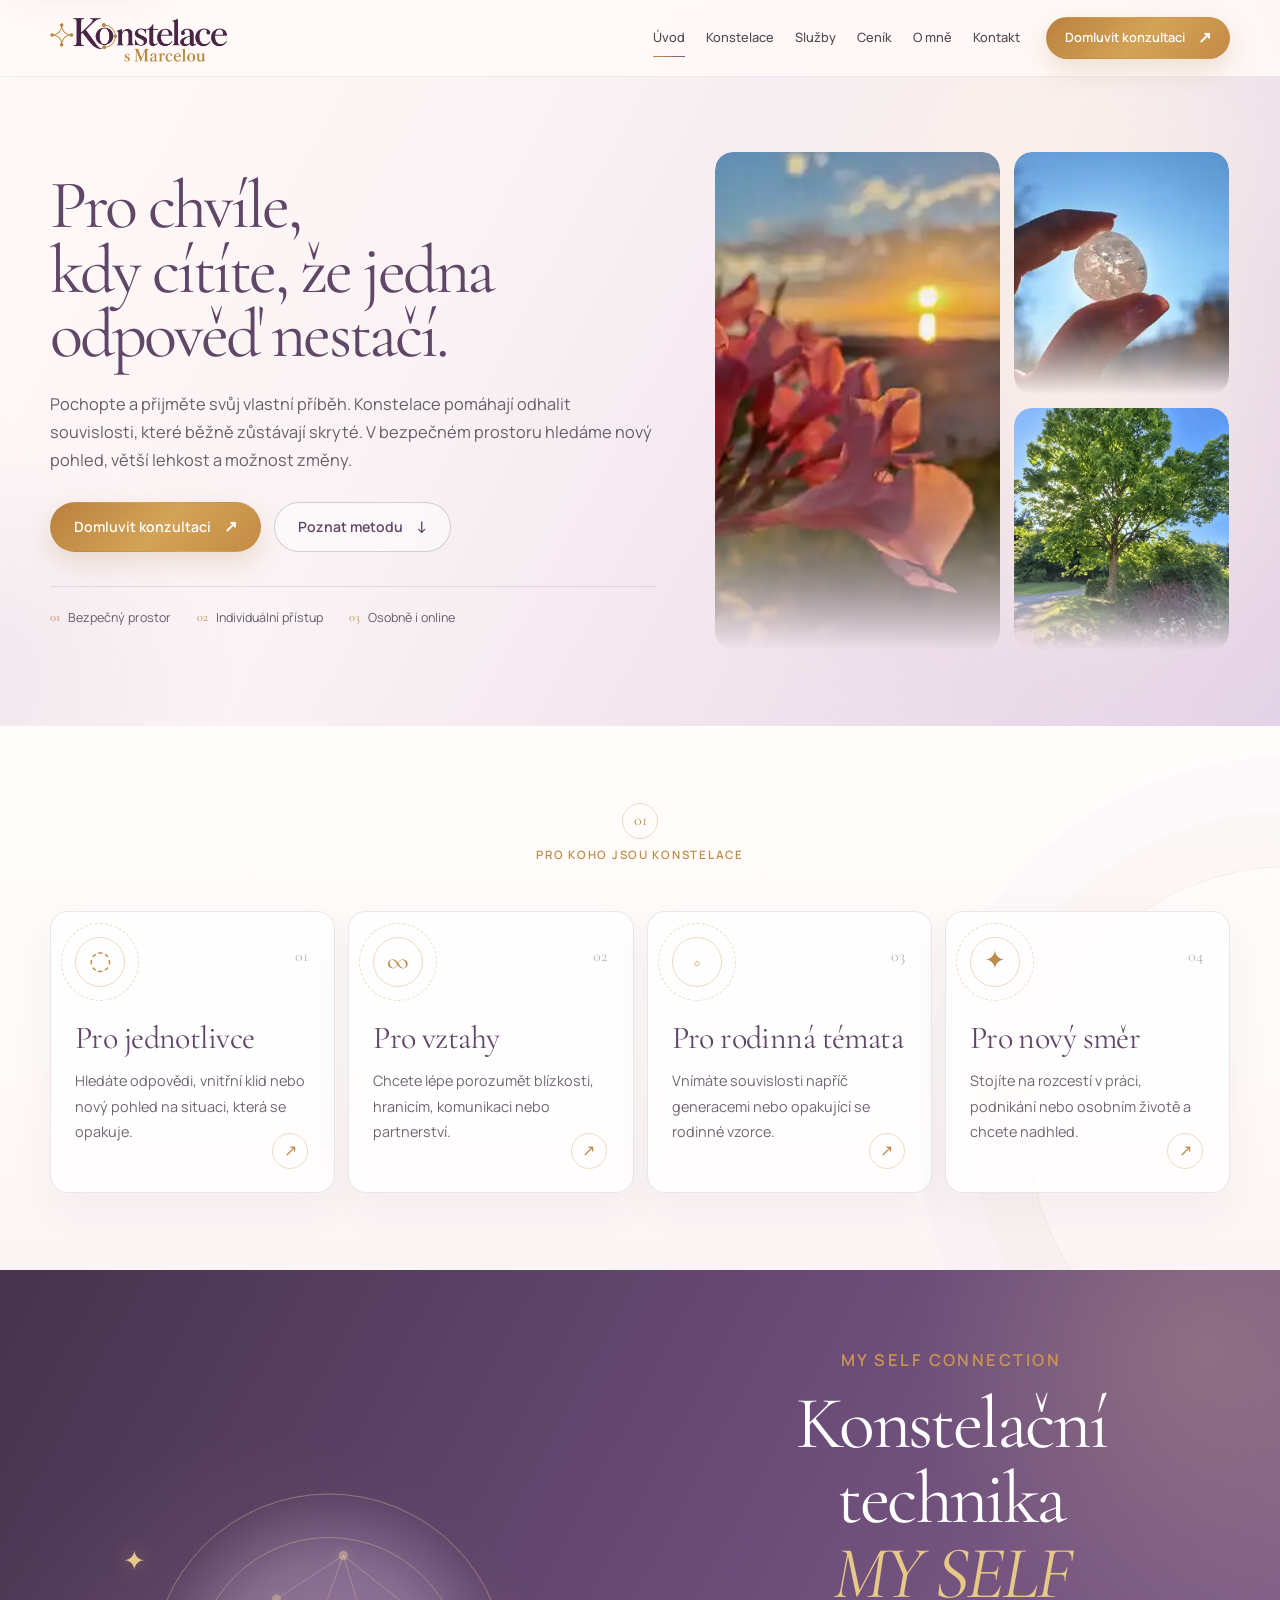
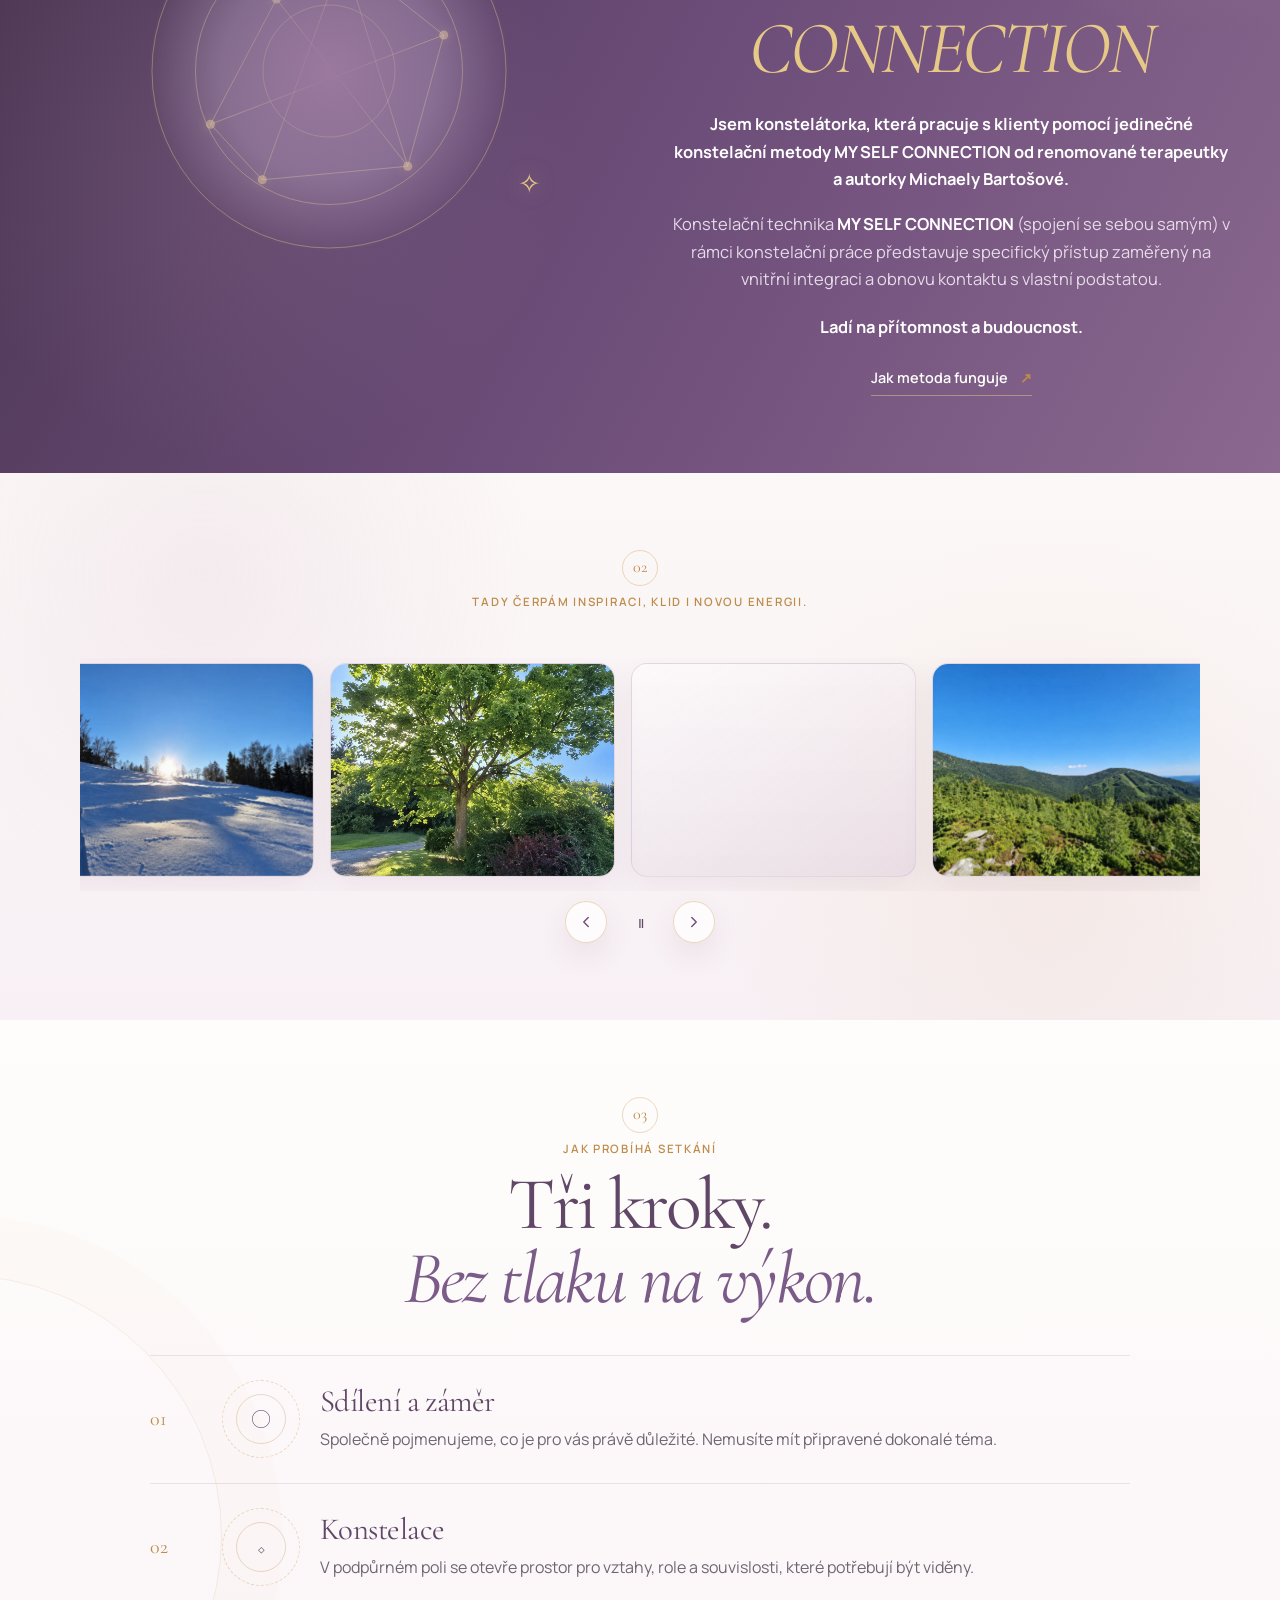
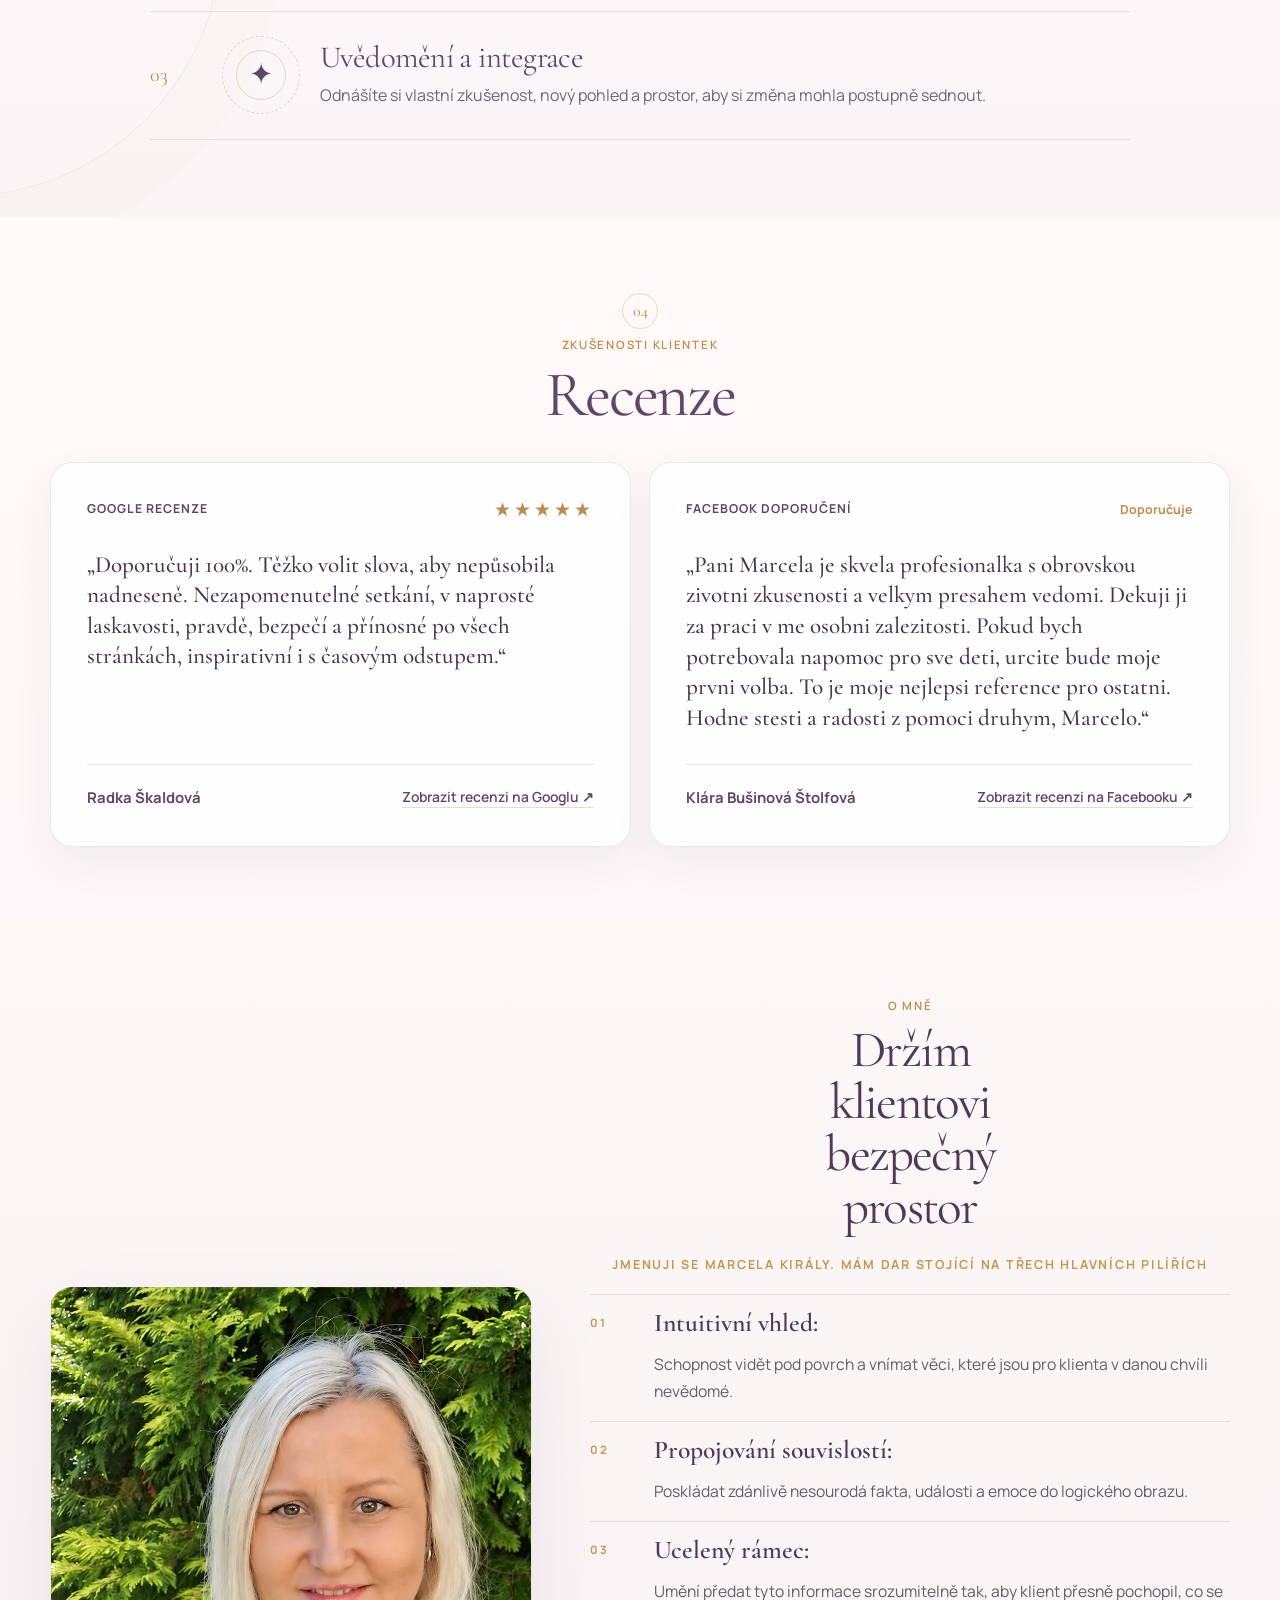
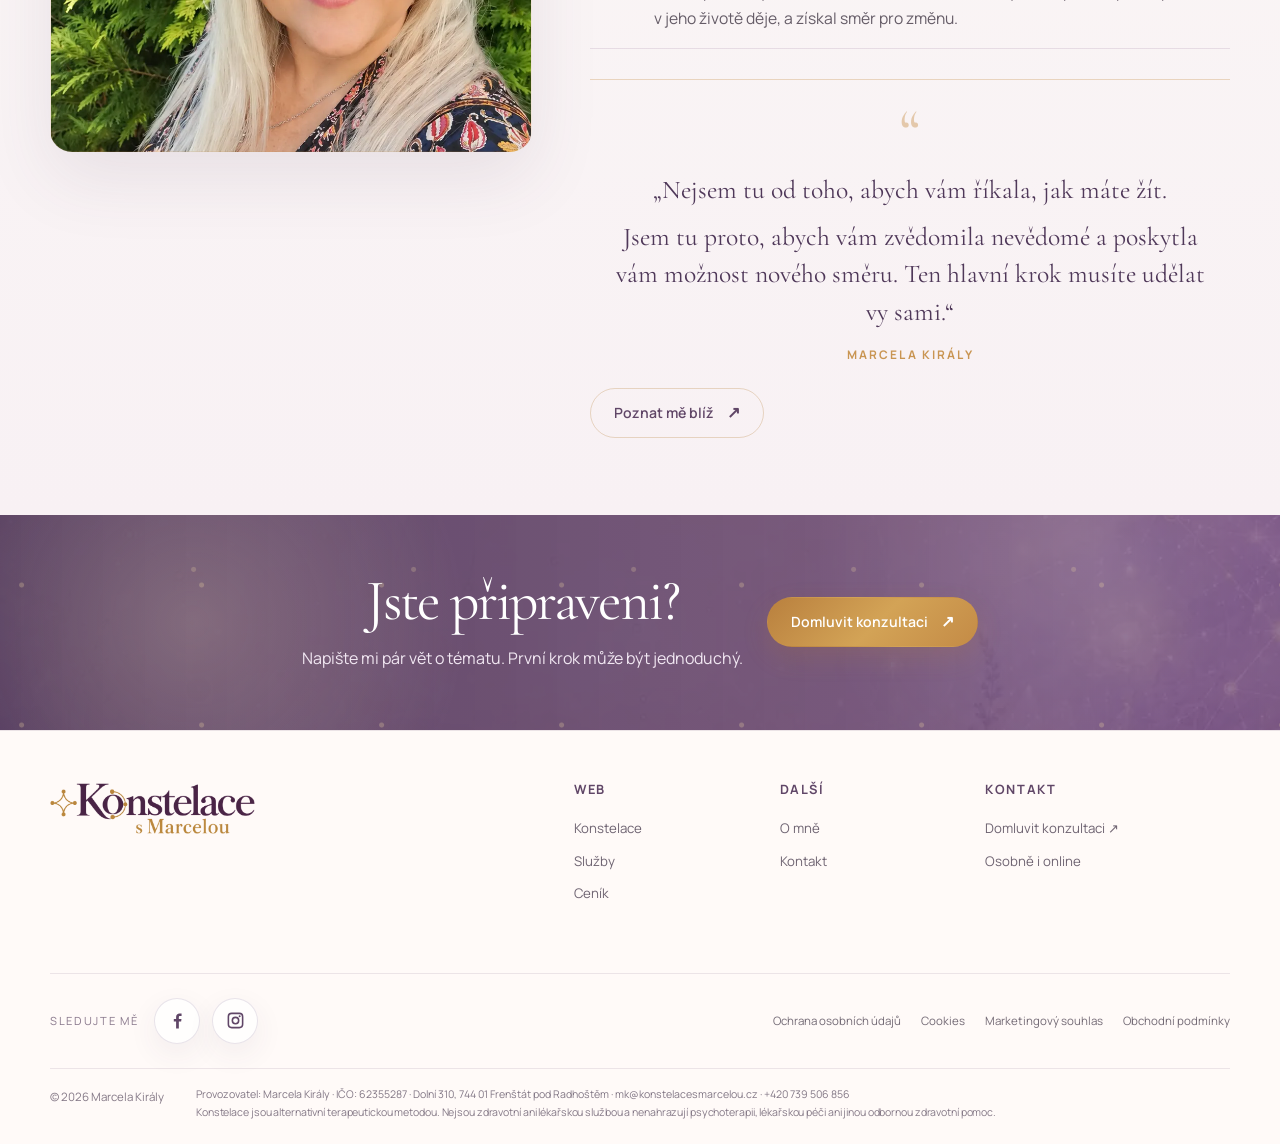
<file: index.html>
<!doctype html>
<html lang="cs">
<head>
  <meta charset="utf-8">
  <script>if (location.pathname === '/index.html') history.replaceState(history.state, '', '/' + location.search + location.hash);</script>
  <meta name="google-site-verification" content="-Q1AeLZuZ3QwMwds688v1Fxma5d6KAXyqDOi9KQfueM">
  <meta name="viewport" content="width=device-width,initial-scale=1">
  <meta name="theme-color" content="#f7eff2">
  <meta name="description" content="Konstelace pro seberozvoj s Marcelou Király osobně i online. Pracuje s technikou MY SELF CONNECTION od Michaely Bartošové. Poznejte služby a ceník.">
  <title>Konstelace s Marcelou technikou MY SELF CONNECTION</title>
  <meta name="robots" content="index,follow,max-image-preview:large,max-snippet:-1,max-video-preview:-1">
  <meta name="author" content="Marcela Király">
  <link rel="canonical" href="https://konstelacesmarcelou.cz/">
  <link rel="alternate" hreflang="cs-CZ" href="https://konstelacesmarcelou.cz/">
  <link rel="alternate" hreflang="x-default" href="https://konstelacesmarcelou.cz/">
  <link rel="sitemap" type="application/xml" href="https://konstelacesmarcelou.cz/sitemap.xml">
  <meta property="og:locale" content="cs_CZ">
  <meta property="og:type" content="website">
  <meta property="og:site_name" content="Konstelace s Marcelou">
  <meta property="og:title" content="Konstelace s Marcelou technikou MY SELF CONNECTION">
  <meta property="og:description" content="Konstelace pro seberozvoj s Marcelou Király osobně i online. Pracuje s technikou MY SELF CONNECTION od Michaely Bartošové. Poznejte služby a ceník.">
  <meta property="og:url" content="https://konstelacesmarcelou.cz/">
  <meta property="og:image" content="https://konstelacesmarcelou.cz/assets/images/logo-konstelace-s-marcelou.png">
  <meta property="og:image:secure_url" content="https://konstelacesmarcelou.cz/assets/images/logo-konstelace-s-marcelou.png">
  <meta property="og:image:type" content="image/png">
  <meta property="og:image:width" content="1400">
  <meta property="og:image:height" content="355">
  <meta property="og:image:alt" content="Logo Konstelace s Marcelou">
  <meta name="twitter:card" content="summary_large_image">
  <meta name="twitter:title" content="Konstelace s Marcelou technikou MY SELF CONNECTION">
  <meta name="twitter:description" content="Konstelace pro seberozvoj s Marcelou Király osobně i online. Pracuje s technikou MY SELF CONNECTION od Michaely Bartošové. Poznejte služby a ceník.">
  <meta name="twitter:image" content="https://konstelacesmarcelou.cz/assets/images/logo-konstelace-s-marcelou.png">
  <meta name="twitter:image:alt" content="Logo Konstelace s Marcelou">
  <script type="application/ld+json">
{
  "@context": "https://schema.org",
  "@graph": [
    {
      "@type": "Organization",
      "@id": "https://konstelacesmarcelou.cz/#organization",
      "name": "Konstelace s Marcelou",
      "legalName": "Marcela Király",
      "url": "https://konstelacesmarcelou.cz/",
      "logo": {
        "@type": "ImageObject",
        "url": "https://konstelacesmarcelou.cz/assets/images/logo-konstelace-s-marcelou.png",
        "width": 1400,
        "height": 355
      },
      "image": "https://konstelacesmarcelou.cz/assets/images/logo-konstelace-s-marcelou.png",
      "description": "Citlivé konstelační provázení Marcely Király osobně i online.",
      "email": "mailto:mk@konstelacesmarcelou.cz",
      "telephone": "+420739506856",
      "identifier": {
        "@type": "PropertyValue",
        "propertyID": "IČO",
        "value": "62355287"
      },
      "address": {
        "@type": "PostalAddress",
        "streetAddress": "Dolní 310",
        "postalCode": "744 01",
        "addressLocality": "Frenštát pod Radhoštěm",
        "addressCountry": "CZ"
      },
      "founder": {
        "@id": "https://konstelacesmarcelou.cz/#marcela"
      },
      "areaServed": {
        "@type": "Country",
        "name": "Česko"
      },
      "availableLanguage": {
        "@type": "Language",
        "name": "čeština",
        "alternateName": "cs"
      }
    },
    {
      "@type": "Person",
      "@id": "https://konstelacesmarcelou.cz/#marcela",
      "name": "Marcela Király",
      "url": "https://konstelacesmarcelou.cz/o-mne.html",
      "image": "https://konstelacesmarcelou.cz/assets/images/marcela-kiraly-portrait-2026.webp",
      "jobTitle": "Konstelátorka",
      "worksFor": {
        "@id": "https://konstelacesmarcelou.cz/#organization"
      },
      "email": "mailto:mk@konstelacesmarcelou.cz",
      "telephone": "+420739506856",
      "knowsAbout": [
        "konstelace",
        "MY SELF CONNECTION",
        "intuitivní koučink",
        "seberozvoj"
      ]
    },
    {
      "@type": "WebSite",
      "@id": "https://konstelacesmarcelou.cz/#website",
      "url": "https://konstelacesmarcelou.cz/",
      "name": "Konstelace s Marcelou",
      "alternateName": "Marcela Király",
      "inLanguage": "cs-CZ",
      "publisher": {
        "@id": "https://konstelacesmarcelou.cz/#organization"
      }
    },
    {
      "@type": "WebPage",
      "@id": "https://konstelacesmarcelou.cz/#webpage",
      "url": "https://konstelacesmarcelou.cz/",
      "name": "Konstelace s Marcelou technikou MY SELF CONNECTION",
      "description": "Konstelace pro seberozvoj s Marcelou Király osobně i online. Pracuje s technikou MY SELF CONNECTION od Michaely Bartošové. Poznejte služby a ceník.",
      "isPartOf": {
        "@id": "https://konstelacesmarcelou.cz/#website"
      },
      "about": {
        "@id": "https://konstelacesmarcelou.cz/#organization"
      },
      "inLanguage": "cs-CZ",
      "dateModified": "2026-09-24"
    }
  ]
}
  </script>
  <link rel="icon" type="image/png" href="assets/images/logo-konstelace-s-marcelou-symbol.png?v=20260915a">
  <link rel="apple-touch-icon" href="assets/images/logo-konstelace-s-marcelou-symbol.png?v=20260915a">
  <link rel="stylesheet" href="assets/css/style.css?v=20260920footer3">
  <link rel="stylesheet" href="assets/css/typography-cs.css">
  <link rel="stylesheet" href="assets/css/media-temp.css">
  <link rel="stylesheet" href="assets/css/constellation-2026.css">
  <link rel="stylesheet" href="assets/css/inspiration-gallery.css?v=20260914c">
  <link rel="stylesheet" href="assets/css/content-2026.css?v=20260920portrait1">
  <link rel="stylesheet" href="assets/css/centered-2026.css?v=20260909f">
  <link rel="stylesheet" href="assets/css/ux-refresh-20260914.css?v=20260917faq1">
  <link rel="stylesheet" href="assets/css/reviews-home.css?v=20261104c">
</head>
<body>
  <a class="skip-link" href="#main">Přejít na obsah</a>
  <div class="cursor-aura" aria-hidden="true"></div>

  <header class="site-header" data-header>
    <div class="container header-inner">
      <a class="brand" href="/" aria-label="Konstelace s Marcelou – domů"><img class="brand-logo" src="assets/images/logo-konstelace-s-marcelou.png?v=20260915a" alt="Konstelace s Marcelou" width="1400" height="355"></a>
      <nav class="desktop-nav" aria-label="Hlavní navigace"><a href="/" aria-current="page">Úvod</a><a href="konstelace.html">Konstelace</a><a href="sluzby.html">Služby</a><a href="cenik.html">Ceník</a><a href="o-mne.html">O mně</a><a href="kontakt.html">Kontakt</a></nav>
      <a class="btn btn-gold header-cta magnetic" href="kontakt.html"><span>Domluvit konzultaci</span><i>↗</i></a>
      <button class="menu-toggle" aria-expanded="false" aria-controls="mobile-menu" aria-label="Otevřít menu"><span></span><span></span><span></span></button>
    </div>
    <nav class="mobile-menu" id="mobile-menu" aria-label="Mobilní navigace"><a href="/">Úvod</a><a href="konstelace.html">Konstelace</a><a href="sluzby.html">Služby</a><a href="cenik.html">Ceník</a><a href="o-mne.html">O mně</a><a href="kontakt.html">Kontakt</a></nav>
  </header>

  <main id="main">
    <section class="hero" id="uvod">
      <div class="hero-noise" aria-hidden="true"></div><div class="hero-glow hero-glow-a" aria-hidden="true"></div><div class="hero-glow hero-glow-b" aria-hidden="true"></div>
      <div class="container hero-grid">
        <div class="hero-copy reveal">
          <h1>Pro chvíle, kdy cítíte, že jedna odpověď nestačí.</h1>
          <p class="lead">Pochopte a přijměte svůj vlastní příběh. Konstelace pomáhají odhalit souvislosti, které běžně zůstávají skryté. V bezpečném prostoru hledáme nový pohled, větší lehkost a možnost změny.</p>
          <div class="hero-actions"><a class="btn btn-gold magnetic" href="kontakt.html"><span>Domluvit konzultaci</span><i>↗</i></a><a class="btn btn-ghost magnetic" href="konstelace.html"><span>Poznat metodu</span><i>↓</i></a></div>
          <div class="hero-proof" aria-label="Hlavní výhody"><span><b>01</b> Bezpečný prostor</span><span><b>02</b> Individuální přístup</span><span><b>03</b> Osobně i online</span></div>
        </div>
        <div class="hero-gallery reveal" aria-label="Místa pro budoucí fotografie z konstelací">
          <figure class="hero-gallery-card is-placeholder" aria-label="Místo pro budoucí fotografii z konstelace 1"></figure>
          <figure class="hero-gallery-card is-placeholder" aria-label="Místo pro budoucí fotografii z konstelace 2"></figure>
          <figure class="hero-gallery-card is-placeholder" aria-label="Místo pro budoucí fotografii z konstelace 3"></figure>
        </div>
      </div>
    </section>

    <section class="section audience" id="pro-koho"><div class="container"><div class="section-heading reveal"><span class="section-index">01</span><div><p class="eyebrow">Pro koho jsou konstelace</p></div></div><div class="lux-grid">
      <a class="lux-card reveal" data-tilt href="konstelace.html"><span class="card-icon">◌</span><span class="card-number">01</span><h3>Pro jednotlivce</h3><p>Hledáte odpovědi, vnitřní klid nebo nový pohled na situaci, která se opakuje.</p><span class="card-arrow">↗</span><span class="card-shine"></span></a>
      <a class="lux-card reveal" data-tilt href="konstelace.html"><span class="card-icon">∞</span><span class="card-number">02</span><h3>Pro vztahy</h3><p>Chcete lépe porozumět blízkosti, hranicím, komunikaci nebo partnerství.</p><span class="card-arrow">↗</span><span class="card-shine"></span></a>
      <a class="lux-card reveal" data-tilt href="konstelace.html"><span class="card-icon">◇</span><span class="card-number">03</span><h3>Pro rodinná témata</h3><p>Vnímáte souvislosti napříč generacemi nebo opakující se rodinné vzorce.</p><span class="card-arrow">↗</span><span class="card-shine"></span></a>
      <a class="lux-card reveal" data-tilt href="konstelace.html"><span class="card-icon">✦</span><span class="card-number">04</span><h3>Pro nový směr</h3><p>Stojíte na rozcestí v práci, podnikání nebo osobním životě a chcete nadhled.</p><span class="card-arrow">↗</span><span class="card-shine"></span></a>
    </div></div></section>

    <section class="section method-band"><div class="container method-grid"><div class="method-art reveal" data-tilt data-tilt-strength="3" aria-hidden="true"><div class="method-orb"></div><svg viewBox="0 0 560 560"><circle cx="280" cy="280" r="236"/><circle cx="280" cy="280" r="178"/><circle cx="280" cy="280" r="88"/><path d="M122 351 210 184 299 126 433 232 385 407 191 425 122 351Zm88-167 175 223M299 126l86 281M122 351l311-119M191 425l108-299"/><g><circle cx="122" cy="351" r="6"/><circle cx="210" cy="184" r="6"/><circle cx="299" cy="126" r="6"/><circle cx="433" cy="232" r="6"/><circle cx="385" cy="407" r="6"/><circle cx="191" cy="425" r="6"/></g></svg><span class="method-star star-a">✦</span><span class="method-star star-b">✧</span></div><div class="method-copy reveal"><p class="eyebrow">MY SELF CONNECTION</p><h2>Konstelační technika <em>MY SELF CONNECTION</em></h2><p><strong>Jsem konstelátorka, která pracuje s klienty pomocí jedinečné konstelační metody MY SELF CONNECTION od renomované terapeutky a autorky Michaely Bartošové.</strong></p><p>Konstelační technika <strong>MY SELF CONNECTION</strong> (spojení se sebou samým) v rámci konstelační práce představuje specifický přístup zaměřený na vnitřní integraci a obnovu kontaktu s vlastní podstatou. Při seberozvoji pomáhá vnímat souvislosti vlastního tématu a hledat další směr.</p><p><strong>Ladí na přítomnost a budoucnost.</strong></p><a class="text-link" href="konstelace.html">Jak metoda funguje <i>↗</i></a></div></div></section>

    <section class="section inspiration-section" id="inspirace"><div class="container"><div class="section-heading reveal"><span class="section-index">02</span><div><p class="eyebrow">Tady čerpám inspiraci, klid i novou energii.</p></div></div><div class="inspiration-grid reveal" aria-label="Galerie míst a detailů, ze kterých Marcela čerpá inspiraci"><figure class="inspiration-card inspiration-1"><span class="sr-only">Místo pro fotografii 1</span></figure><figure class="inspiration-card inspiration-2"><span class="sr-only">Místo pro fotografii 2</span></figure><figure class="inspiration-card inspiration-3"><span class="sr-only">Místo pro fotografii 3</span></figure><figure class="inspiration-card inspiration-4"><span class="sr-only">Místo pro fotografii 4</span></figure><figure class="inspiration-card inspiration-5"><span class="sr-only">Místo pro fotografii 5</span></figure><figure class="inspiration-card inspiration-6"><span class="sr-only">Místo pro fotografii 6</span></figure></div></div></section>

    <section class="section process" id="jak-to-funguje"><div class="container"><div class="section-heading reveal"><span class="section-index">03</span><div><p class="eyebrow">Jak probíhá setkání</p><h2>Tři kroky. <em>Bez tlaku na výkon.</em></h2></div></div><div class="process-list"><article class="process-item reveal"><span class="process-num">01</span><div class="process-symbol">○</div><div><h3>Sdílení a záměr</h3><p>Společně pojmenujeme, co je pro vás právě důležité. Nemusíte mít připravené dokonalé téma.</p></div></article><article class="process-item reveal"><span class="process-num">02</span><div class="process-symbol">◇</div><div><h3>Konstelace</h3><p>V podpůrném poli se otevře prostor pro vztahy, role a souvislosti, které potřebují být viděny.</p></div></article><article class="process-item reveal"><span class="process-num">03</span><div class="process-symbol">✦</div><div><h3>Uvědomění a integrace</h3><p>Odnášíte si vlastní zkušenost, nový pohled a prostor, aby si změna mohla postupně sednout.</p></div></article></div></div></section>

    <section class="section reviews-home" id="recenze" aria-labelledby="recenze-title">
      <div class="container">
        <div class="section-heading reveal"><span class="section-index">04</span><div><p class="eyebrow">Zkušenosti klientek</p><h2 id="recenze-title">Recenze</h2></div></div>
        <div class="review-grid">
          <figure class="review-card reveal">
            <div class="review-card-top"><span class="review-source">Google recenze</span><span class="review-stars" aria-label="Hodnocení 5 z 5 hvězdiček">★★★★★</span></div>
            <blockquote>„Doporučuji 100%. Těžko volit slova, aby nepůsobila nadneseně. Nezapomenutelné setkání, v naprosté laskavosti, pravdě, bezpečí a přínosné po všech stránkách, inspirativní i s časovým odstupem.“</blockquote>
            <figcaption class="review-card-bottom"><strong>Radka Škaldová</strong><a href="https://www.google.com/maps/place/Kir%C3%A1ly+Marcela+-+Konstelace+technikou+MY+SELF+CONNECTION/@49.5489298,18.2069292,734m/data=!3m1!1e3!4m16!1m9!3m8!1s0x47138dfa69ffed2f:0xeac67acdb6e640a6!2sKir%C3%A1ly+Marcela+-+Konstelace+technikou+MY+SELF+CONNECTION!8m2!3d49.5489298!4d18.2069292!9m1!1b1!16s%2Fg%2F11zz4mqwj3!3m5!1s0x47138dfa69ffed2f:0xeac67acdb6e640a6!8m2!3d49.5489298!4d18.2069292!16s%2Fg%2F11zz4mqwj3?entry=ttu&amp;g_ep=EgoyMDI2MTEwMS4wIKXMDSoASAFQAw%3D%3D" target="_blank" rel="noopener noreferrer">Zobrazit recenzi na Googlu <span aria-hidden="true">↗</span></a></figcaption>
          </figure>
          <figure class="review-card reveal">
            <div class="review-card-top"><span class="review-source">Facebook doporučení</span><span class="review-recommendation">Doporučuje</span></div>
            <blockquote>„Pani Marcela je skvela profesionalka s obrovskou zivotni zkusenosti a velkym presahem vedomi. Dekuji ji za praci v me osobni zalezitosti. Pokud bych potrebovala napomoc pro sve deti, urcite bude moje prvni volba. To je moje nejlepsi reference pro ostatni. Hodne stesti a radosti z pomoci druhym, Marcelo.“</blockquote>
            <figcaption class="review-card-bottom"><strong>Klára Bušinová Štolfová</strong><a href="https://www.facebook.com/profile.php?id=61595084395829&amp;sk=reviews" target="_blank" rel="noopener noreferrer">Zobrazit recenzi na Facebooku <span aria-hidden="true">↗</span></a></figcaption>
          </figure>
        </div>
      </div>
    </section>

    <section class="section profile-home"><div class="container profile-home-inner"><div class="reveal profile-home-visual" aria-hidden="true"></div><div class="profile-home-copy reveal"><p class="eyebrow">O mně</p><h2 class="profile-intro">Držím klientovi bezpečný prostor</h2><div class="profile-pillars"><article class="profile-pillar"><span class="profile-num">01</span><strong>Intuitivní vhled:</strong><p>Schopnost vidět pod povrch a vnímat věci, které jsou pro klienta v danou chvíli nevědomé.</p></article><article class="profile-pillar"><span class="profile-num">02</span><strong>Propojování souvislostí:</strong><p>Poskládat zdánlivě nesourodá fakta, události a emoce do logického obrazu.</p></article><article class="profile-pillar"><span class="profile-num">03</span><strong>Ucelený rámec:</strong><p>Umění předat tyto informace srozumitelně tak, aby klient přesně pochopil, co se v jeho životě děje, a získal směr pro změnu.</p></article></div><blockquote class="profile-statement"><p>„Nejsem tu od toho, abych vám říkala, jak máte žít.</p><p>Jsem tu proto, abych vám zvědomila nevědomé a poskytla vám možnost nového směru. Ten hlavní krok musíte udělat vy sami.“</p><cite>Marcela Király</cite></blockquote><div class="profile-actions"><a class="btn btn-outline magnetic" href="o-mne.html"><span>Poznat mě blíž</span><i>↗</i></a></div></div></div></section>

    <section class="section-sm cta-band"><div class="container cta-inner reveal"><div><h2>Jste připraveni?</h2><p>Napište mi pár vět o tématu. První krok může být jednoduchý.</p></div><a class="btn btn-gold magnetic" href="kontakt.html"><span>Domluvit konzultaci</span><i>↗</i></a></div></section>
  </main>

  <footer class="site-footer"><div class="container footer-grid"><div><a class="brand" href="/"><img class="brand-logo" src="assets/images/logo-konstelace-s-marcelou.png?v=20260915a" alt="Konstelace s Marcelou" width="1400" height="355"></a></div><div class="footer-col"><strong>Web</strong><a href="konstelace.html">Konstelace</a><a href="sluzby.html">Služby</a><a href="cenik.html">Ceník</a></div><div class="footer-col"><strong>Další</strong><a href="o-mne.html">O mně</a><a href="kontakt.html">Kontakt</a></div><div class="footer-col"><strong>Kontakt</strong><a href="kontakt.html">Domluvit konzultaci ↗</a><span>Osobně i online</span></div></div><div class="container footer-bottom"><span>© 2026 Marcela Király</span><span class="footer-disclaimer">Konstelace jsou alternativní terapeutickou metodou. Nejsou zdravotní ani lékařskou službou a nenahrazují psychoterapii, lékařskou péči ani jinou odbornou zdravotní pomoc.</span></div></footer>
  <script src="assets/js/main.js?v=20261104facebook"></script>
  <script src="assets/js/images-live.js?v=20260920portrait1"></script>
</body>
</html>
</file>
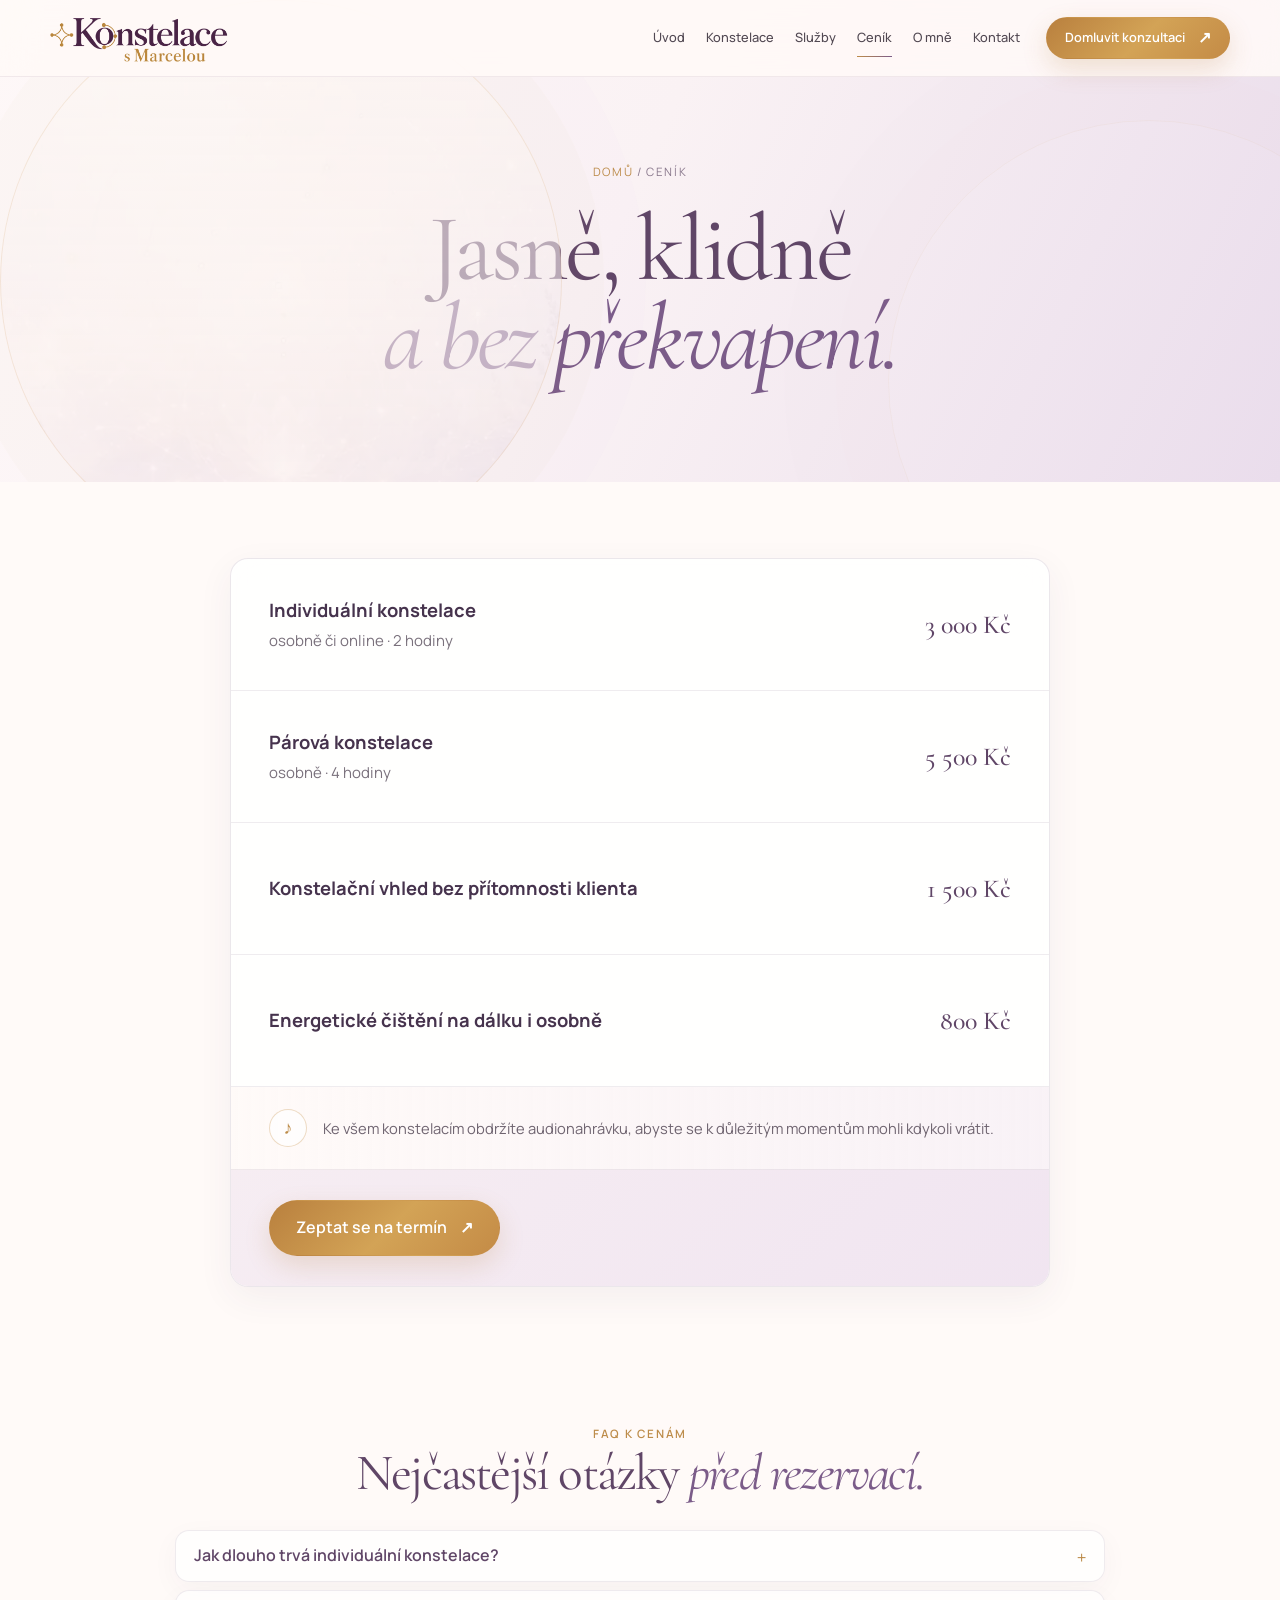
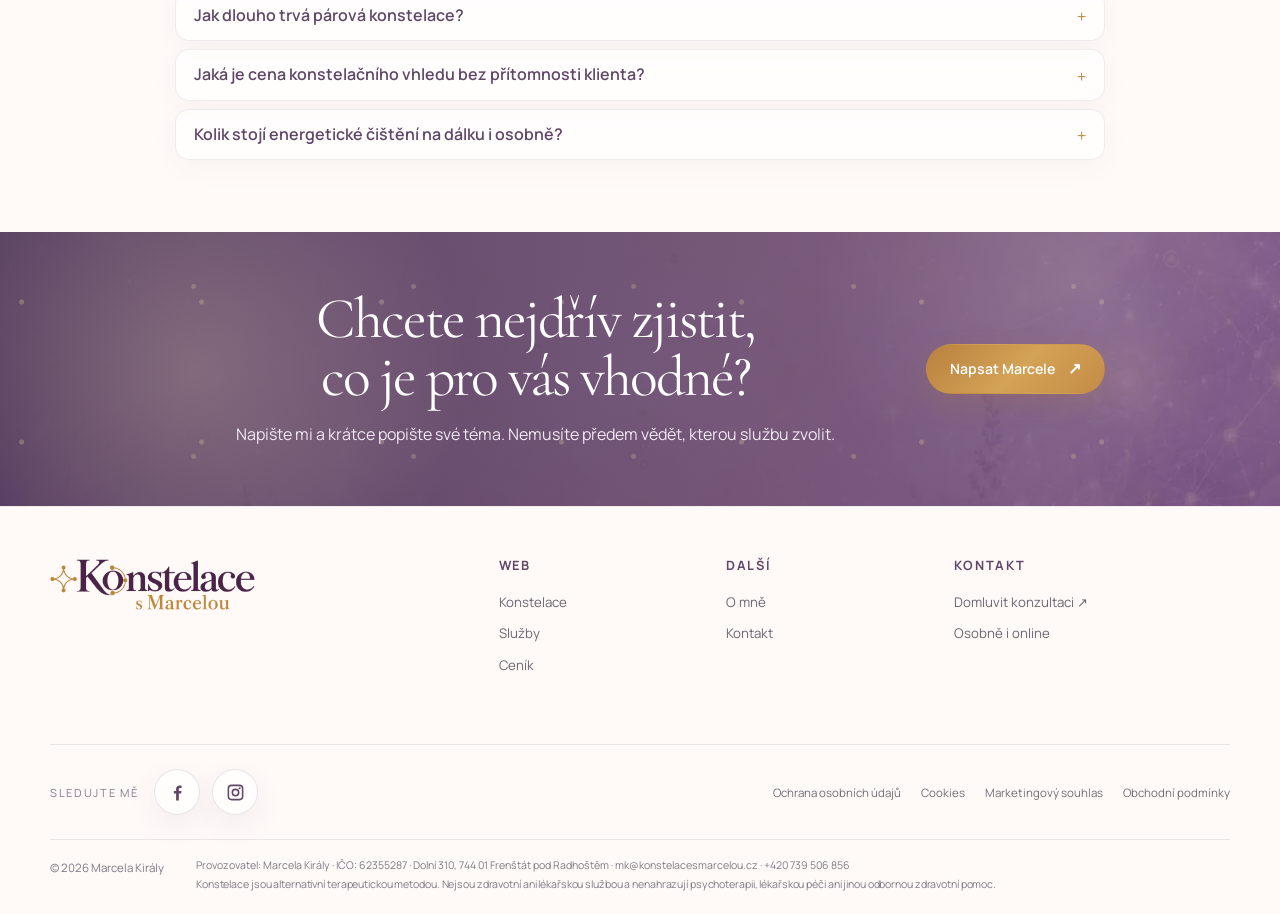
<file: cenik.html>
<!doctype html>
<html lang="cs">
<head>
  <meta charset="utf-8">
  <meta name="viewport" content="width=device-width,initial-scale=1">
  <meta name="description" content="Ceny služeb Marcely Király: individuální konstelace 3 000 Kč, párová konstelace 5 500 Kč, konstelační vhled 1 500 Kč a energetické čištění 800 Kč.">
  <title>Ceník konstelací a dalších služeb | Marcela Király</title>
  <meta name="robots" content="index,follow,max-image-preview:large,max-snippet:-1,max-video-preview:-1">
  <meta name="author" content="Marcela Király">
  <link rel="canonical" href="https://konstelacesmarcelou.cz/cenik.html">
  <link rel="alternate" hreflang="cs-CZ" href="https://konstelacesmarcelou.cz/cenik.html">
  <link rel="alternate" hreflang="x-default" href="https://konstelacesmarcelou.cz/cenik.html">
  <link rel="sitemap" type="application/xml" href="https://konstelacesmarcelou.cz/sitemap.xml">
  <meta property="og:locale" content="cs_CZ">
  <meta property="og:type" content="website">
  <meta property="og:site_name" content="Konstelace s Marcelou">
  <meta property="og:title" content="Ceník konstelací a dalších služeb | Marcela Király">
  <meta property="og:description" content="Ceny služeb Marcely Király: individuální konstelace 3 000 Kč, párová konstelace 5 500 Kč, konstelační vhled 1 500 Kč a energetické čištění 800 Kč.">
  <meta property="og:url" content="https://konstelacesmarcelou.cz/cenik.html">
  <meta property="og:image" content="https://konstelacesmarcelou.cz/assets/images/logo-konstelace-s-marcelou.png">
  <meta property="og:image:secure_url" content="https://konstelacesmarcelou.cz/assets/images/logo-konstelace-s-marcelou.png">
  <meta property="og:image:type" content="image/png">
  <meta property="og:image:width" content="1400">
  <meta property="og:image:height" content="355">
  <meta property="og:image:alt" content="Logo Konstelace s Marcelou">
  <meta name="twitter:card" content="summary_large_image">
  <meta name="twitter:title" content="Ceník konstelací a dalších služeb | Marcela Király">
  <meta name="twitter:description" content="Ceny služeb Marcely Király: individuální konstelace 3 000 Kč, párová konstelace 5 500 Kč, konstelační vhled 1 500 Kč a energetické čištění 800 Kč.">
  <meta name="twitter:image" content="https://konstelacesmarcelou.cz/assets/images/logo-konstelace-s-marcelou.png">
  <meta name="twitter:image:alt" content="Logo Konstelace s Marcelou">
  <script type="application/ld+json">
{
  "@context": "https://schema.org",
  "@graph": [
    {
      "@type": "Organization",
      "@id": "https://konstelacesmarcelou.cz/#organization",
      "name": "Konstelace s Marcelou",
      "legalName": "Marcela Király",
      "url": "https://konstelacesmarcelou.cz/",
      "logo": {
        "@type": "ImageObject",
        "url": "https://konstelacesmarcelou.cz/assets/images/logo-konstelace-s-marcelou.png",
        "width": 1400,
        "height": 355
      },
      "image": "https://konstelacesmarcelou.cz/assets/images/logo-konstelace-s-marcelou.png",
      "description": "Citlivé konstelační provázení Marcely Király osobně i online.",
      "email": "mailto:mk@konstelacesmarcelou.cz",
      "telephone": "+420739506856",
      "identifier": {
        "@type": "PropertyValue",
        "propertyID": "IČO",
        "value": "62355287"
      },
      "address": {
        "@type": "PostalAddress",
        "streetAddress": "Dolní 310",
        "postalCode": "744 01",
        "addressLocality": "Frenštát pod Radhoštěm",
        "addressCountry": "CZ"
      },
      "founder": {
        "@id": "https://konstelacesmarcelou.cz/#marcela"
      },
      "areaServed": {
        "@type": "Country",
        "name": "Česko"
      },
      "availableLanguage": {
        "@type": "Language",
        "name": "čeština",
        "alternateName": "cs"
      }
    },
    {
      "@type": "Person",
      "@id": "https://konstelacesmarcelou.cz/#marcela",
      "name": "Marcela Király",
      "url": "https://konstelacesmarcelou.cz/o-mne.html",
      "image": "https://konstelacesmarcelou.cz/assets/images/marcela-kiraly-restored.webp",
      "jobTitle": "Konstelátorka",
      "worksFor": {
        "@id": "https://konstelacesmarcelou.cz/#organization"
      },
      "email": "mailto:mk@konstelacesmarcelou.cz",
      "telephone": "+420739506856",
      "knowsAbout": [
        "konstelace",
        "MY SELF CONNECTION",
        "intuitivní koučink"
      ]
    },
    {
      "@type": "WebSite",
      "@id": "https://konstelacesmarcelou.cz/#website",
      "url": "https://konstelacesmarcelou.cz/",
      "name": "Konstelace s Marcelou",
      "alternateName": "Marcela Király",
      "inLanguage": "cs-CZ",
      "publisher": {
        "@id": "https://konstelacesmarcelou.cz/#organization"
      }
    },
    {
      "@type": "BreadcrumbList",
      "@id": "https://konstelacesmarcelou.cz/cenik.html#breadcrumb",
      "itemListElement": [
        {
          "@type": "ListItem",
          "position": 1,
          "name": "Úvod",
          "item": "https://konstelacesmarcelou.cz/"
        },
        {
          "@type": "ListItem",
          "position": 2,
          "name": "Ceník",
          "item": "https://konstelacesmarcelou.cz/cenik.html"
        }
      ]
    },
    {
      "@type": "WebPage",
      "@id": "https://konstelacesmarcelou.cz/cenik.html#webpage",
      "url": "https://konstelacesmarcelou.cz/cenik.html",
      "name": "Ceník konstelací a dalších služeb | Marcela Király",
      "description": "Ceny služeb Marcely Király: individuální konstelace 3 000 Kč, párová konstelace 5 500 Kč, konstelační vhled 1 500 Kč a energetické čištění 800 Kč.",
      "isPartOf": {
        "@id": "https://konstelacesmarcelou.cz/#website"
      },
      "about": {
        "@id": "https://konstelacesmarcelou.cz/#organization"
      },
      "inLanguage": "cs-CZ",
      "dateModified": "2026-09-21",
      "breadcrumb": {
        "@id": "https://konstelacesmarcelou.cz/cenik.html#breadcrumb"
      },
      "mainEntity": [
        {
          "@id": "https://konstelacesmarcelou.cz/sluzby.html#nabidka"
        },
        {
          "@id": "https://konstelacesmarcelou.cz/cenik.html#faq"
        }
      ]
    },
    {
      "@type": "OfferCatalog",
      "@id": "https://konstelacesmarcelou.cz/sluzby.html#nabidka",
      "name": "Možnosti spolupráce",
      "itemListElement": [
        {
          "@type": "Offer",
          "position": 1,
          "url": "https://konstelacesmarcelou.cz/cenik.html",
          "price": "3000",
          "priceCurrency": "CZK",
          "availability": "https://schema.org/InStock",
          "itemOffered": {
            "@type": "Service",
            "name": "Individuální konstelace osobně či online",
            "description": "Dvouhodinové individuální setkání zaměřené na konkrétní téma, vztahy, role a souvislosti.",
            "provider": {
              "@id": "https://konstelacesmarcelou.cz/#organization"
            },
            "areaServed": {
              "@type": "Country",
              "name": "Česko"
            }
          }
        },
        {
          "@type": "Offer",
          "position": 2,
          "url": "https://konstelacesmarcelou.cz/cenik.html",
          "price": "5500",
          "priceCurrency": "CZK",
          "availability": "https://schema.org/InStock",
          "itemOffered": {
            "@type": "Service",
            "name": "Párová konstelace osobně",
            "description": "Čtyřhodinové osobní setkání pro pár zaměřené na vztahové souvislosti.",
            "provider": {
              "@id": "https://konstelacesmarcelou.cz/#organization"
            },
            "areaServed": {
              "@type": "Country",
              "name": "Česko"
            }
          }
        },
        {
          "@type": "Offer",
          "position": 3,
          "url": "https://konstelacesmarcelou.cz/cenik.html",
          "price": "1500",
          "priceCurrency": "CZK",
          "availability": "https://schema.org/InStock",
          "itemOffered": {
            "@type": "Service",
            "name": "Konstelační vhled bez přítomnosti klienta",
            "description": "Citlivý vhled do tématu na dálku bez osobního nebo online setkání.",
            "provider": {
              "@id": "https://konstelacesmarcelou.cz/#organization"
            },
            "areaServed": {
              "@type": "Country",
              "name": "Česko"
            }
          }
        },
        {
          "@type": "Offer",
          "position": 4,
          "url": "https://konstelacesmarcelou.cz/cenik.html",
          "price": "800",
          "priceCurrency": "CZK",
          "availability": "https://schema.org/InStock",
          "itemOffered": {
            "@type": "Service",
            "name": "Energetické čištění na dálku i osobně",
            "description": "Práce zaměřená na uvolnění energetické zátěže.",
            "provider": {
              "@id": "https://konstelacesmarcelou.cz/#organization"
            },
            "areaServed": {
              "@type": "Country",
              "name": "Česko"
            }
          }
        }
      ]
    },
    {
      "@type": "FAQPage",
      "@id": "https://konstelacesmarcelou.cz/cenik.html#faq",
      "mainEntity": [
        {
          "@type": "Question",
          "name": "Jak dlouho trvá individuální konstelace?",
          "acceptedAnswer": {
            "@type": "Answer",
            "text": "Individuální konstelace trvá dvě hodiny a může proběhnout osobně nebo online."
          }
        },
        {
          "@type": "Question",
          "name": "Jak dlouho trvá párová konstelace?",
          "acceptedAnswer": {
            "@type": "Answer",
            "text": "Párová konstelace trvá čtyři hodiny a probíhá pouze osobně."
          }
        },
        {
          "@type": "Question",
          "name": "Jaká je cena konstelačního vhledu bez přítomnosti klienta?",
          "acceptedAnswer": {
            "@type": "Answer",
            "text": "Cena konstelačního vhledu bez přítomnosti klienta je 1 500 Kč."
          }
        },
        {
          "@type": "Question",
          "name": "Kolik stojí energetické čištění na dálku i osobně?",
          "acceptedAnswer": {
            "@type": "Answer",
            "text": "Cena energetického čištění na dálku i osobně je 800 Kč."
          }
        }
      ]
    }
  ]
}
  </script>
  <link rel="icon" type="image/png" href="assets/images/logo-konstelace-s-marcelou-symbol.png?v=20260915a">
  <link rel="apple-touch-icon" href="assets/images/logo-konstelace-s-marcelou-symbol.png?v=20260915a">
  <link rel="stylesheet" href="assets/css/style.css?v=20260920footer3">
  <link rel="stylesheet" href="assets/css/typography-cs.css">
  <link rel="stylesheet" href="assets/css/constellation-2026.css">
  <link rel="stylesheet" href="assets/css/subpages-2026.css?v=20260910c">
  <link rel="stylesheet" href="assets/css/pricing-overrides.css?v=20260920a">
  <link rel="stylesheet" href="assets/css/ux-refresh-20260914.css?v=20260917faq1">
</head>
<body>
<header class="site-header" data-header><div class="container header-inner"><a class="brand" href="/" aria-label="Konstelace s Marcelou – domů"><img class="brand-logo" src="assets/images/logo-konstelace-s-marcelou.png?v=20260915a" alt="Konstelace s Marcelou" width="1400" height="355"></a><nav class="desktop-nav" aria-label="Hlavní navigace"><a href="/">Úvod</a><a href="konstelace.html">Konstelace</a><a href="sluzby.html">Služby</a><a href="cenik.html" aria-current="page">Ceník</a><a href="o-mne.html">O mně</a><a href="kontakt.html">Kontakt</a></nav><a class="btn btn-gold header-cta magnetic" href="kontakt.html"><span>Domluvit konzultaci</span><i>↗</i></a><button class="menu-toggle" aria-expanded="false" aria-controls="mobile-menu" aria-label="Otevřít menu"><span></span><span></span><span></span></button></div><nav class="mobile-menu" id="mobile-menu"><a href="/">Úvod</a><a href="konstelace.html">Konstelace</a><a href="sluzby.html">Služby</a><a href="cenik.html">Ceník</a><a href="o-mne.html">O mně</a><a href="kontakt.html">Kontakt</a></nav></header>
<main>
<section class="subhero pricing-subhero"><div class="container pricing-subhero-inner"><div class="subhero-copy reveal"><p class="crumb"><a href="/">Domů</a> / Ceník</p><h1>Jasně, klidně<br><em>a bez překvapení.</em></h1></div></div></section>

<section class="section pricing-main"><div class="container"><div class="price-panel pricing-panel-large reveal">
  <div class="price-item"><div><strong>Individuální konstelace</strong><small>osobně či online · 2 hodiny</small></div><b>3 000 Kč</b></div>
  <div class="price-item"><div><strong>Párová konstelace</strong><small>osobně · 4 hodiny</small></div><b>5 500 Kč</b></div>
  <div class="price-item"><div><strong>Konstelační vhled bez přítomnosti klienta</strong></div><b>1 500 Kč</b></div>
  <div class="price-item"><div><strong>Energetické čištění na dálku i osobně</strong></div><b>800 Kč</b></div>
  <div class="pricing-audio-note"><span class="pricing-audio-icon" aria-hidden="true">♪</span><p>Ke všem konstelacím obdržíte audionahrávku, abyste se k důležitým momentům mohli kdykoli vrátit.</p></div>
  <div class="price-cta"><a class="btn btn-gold magnetic" href="kontakt.html"><span>Zeptat se na termín</span><i>↗</i></a></div>
</div></div></section>

<section class="section pricing-faq"><div class="container faq"><p class="eyebrow reveal">FAQ k cenám</p><h2 class="reveal">Nejčastější otázky <em>před rezervací.</em></h2><details class="reveal"><summary>Jak dlouho trvá individuální konstelace?</summary><p>Individuální konstelace trvá dvě hodiny a může proběhnout osobně nebo online.</p></details><details class="reveal"><summary>Jak dlouho trvá párová konstelace?</summary><p>Párová konstelace trvá čtyři hodiny a probíhá pouze osobně.</p></details><details class="reveal"><summary>Jaká je cena konstelačního vhledu bez přítomnosti klienta?</summary><p>Cena konstelačního vhledu bez přítomnosti klienta je 1 500 Kč.</p></details><details class="reveal"><summary>Kolik stojí energetické čištění na dálku i osobně?</summary><p>Cena energetického čištění na dálku i osobně je 800 Kč.</p></details></div></section>

<section class="section-sm cta-band"><div class="container cta-inner reveal"><div><h2>Chcete nejdřív zjistit, co je pro vás vhodné?</h2><p>Napište mi a krátce popište své téma. Nemusíte předem vědět, kterou službu zvolit.</p></div><a class="btn btn-gold magnetic" href="kontakt.html"><span>Napsat Marcele</span><i>↗</i></a></div></section>
</main>
<footer class="inner-footer"><div class="container inner-footer-grid"><div><a class="brand" href="/"><img class="brand-logo" src="assets/images/logo-konstelace-s-marcelou.png?v=20260915a" alt="Konstelace s Marcelou" width="1400" height="355"></a></div><div class="footer-col"><strong>Web</strong><a href="konstelace.html">Konstelace</a><a href="sluzby.html">Služby</a><a href="cenik.html">Ceník</a></div><div class="footer-col"><strong>Další</strong><a href="o-mne.html">O mně</a><a href="kontakt.html">Kontakt</a></div><div class="footer-col"><strong>Kontakt</strong><a href="kontakt.html">Domluvit konzultaci ↗</a><span>Osobně i online</span></div></div><div class="container inner-footer-bottom"><span>© 2026 Marcela Király</span><span class="footer-disclaimer">Konstelace jsou alternativní terapeutickou metodou. Nejsou zdravotní ani lékařskou službou a nenahrazují psychoterapii, lékařskou péči ani jinou odbornou zdravotní pomoc.</span></div></footer>
<script src="assets/js/main.js?v=20261104facebook"></script>
</body></html>
</file>
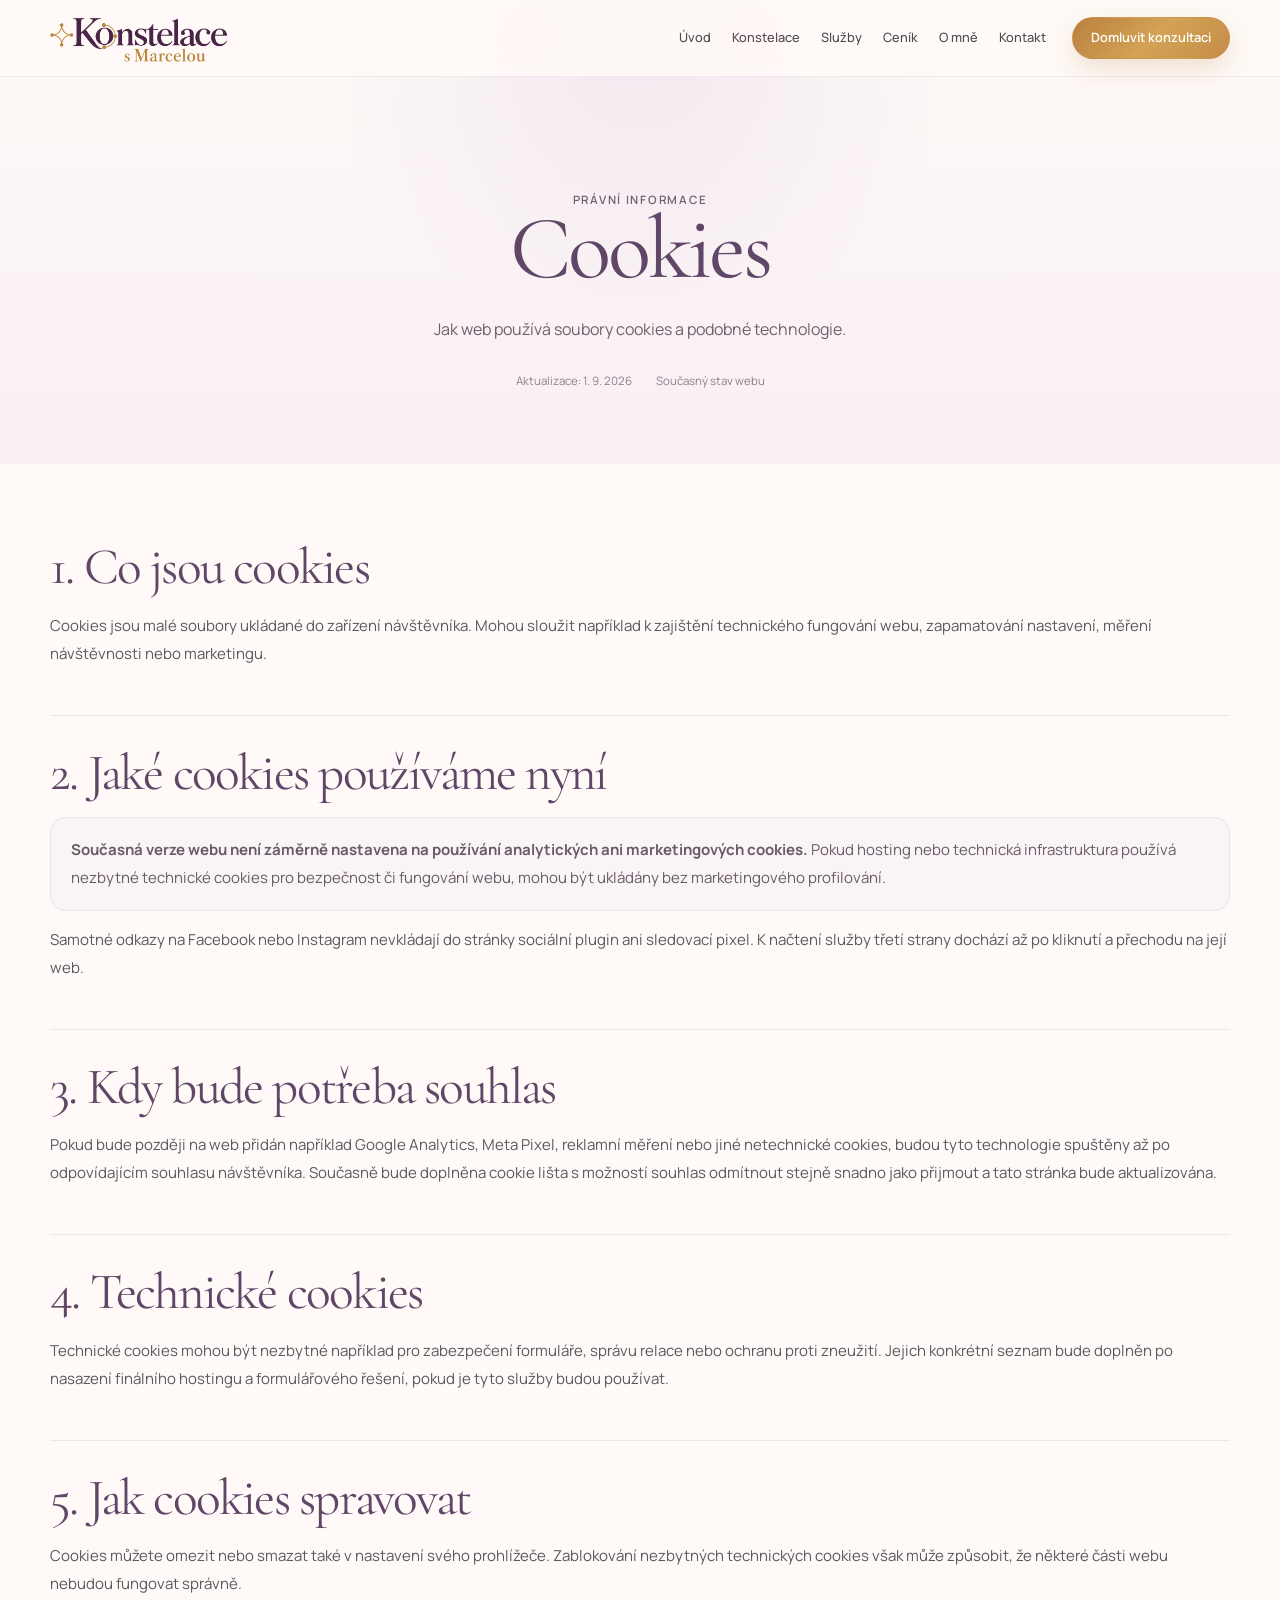
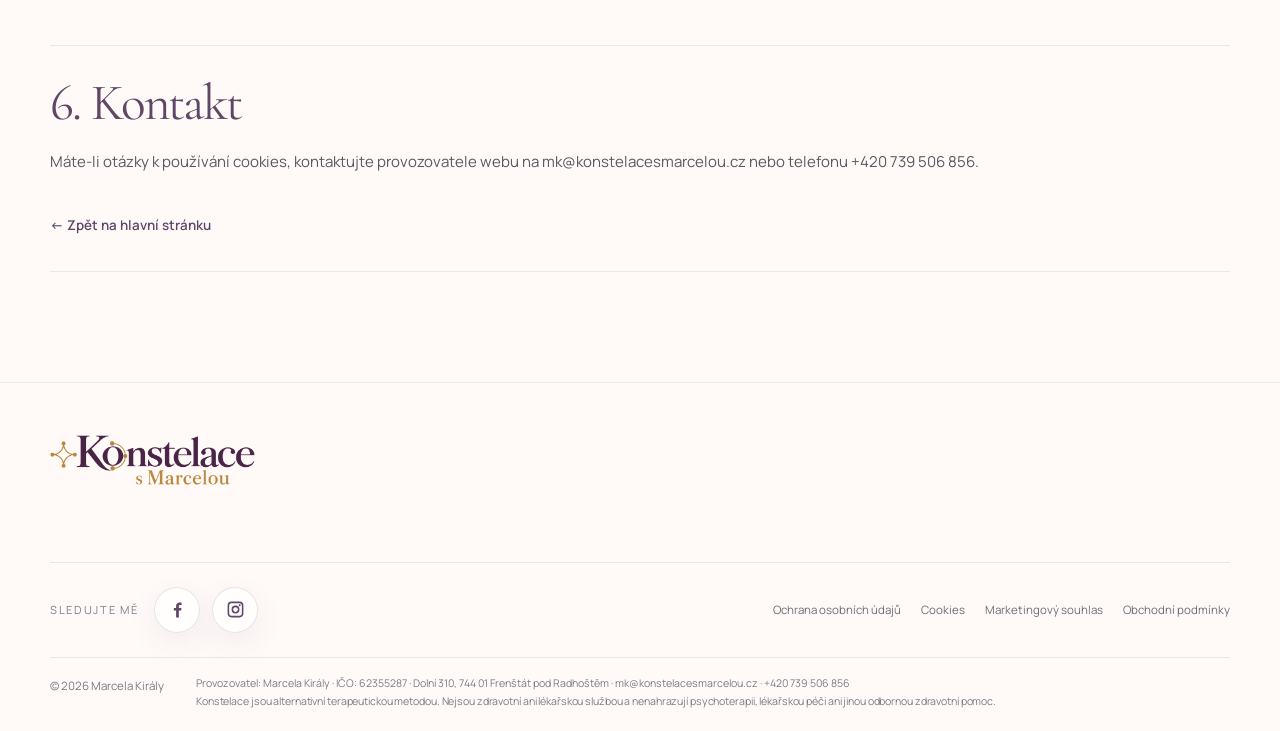
<file: cookies.html>
<!doctype html>
<html lang="cs"><head><meta charset="utf-8"><meta name="viewport" content="width=device-width,initial-scale=1"><meta name="description" content="Informace o používání cookies a podobných technologií na webu Konstelace s Marcelou včetně aktuálního nastavení analytických a marketingových cookies."><title>Cookies | Konstelace s Marcelou</title>
  <meta name="robots" content="index,follow,max-image-preview:large,max-snippet:-1,max-video-preview:-1">
  <meta name="author" content="Marcela Király">
  <link rel="canonical" href="https://konstelacesmarcelou.cz/cookies.html">
  <link rel="alternate" hreflang="cs-CZ" href="https://konstelacesmarcelou.cz/cookies.html">
  <link rel="alternate" hreflang="x-default" href="https://konstelacesmarcelou.cz/cookies.html">
  <link rel="sitemap" type="application/xml" href="https://konstelacesmarcelou.cz/sitemap.xml">
  <meta property="og:locale" content="cs_CZ">
  <meta property="og:type" content="website">
  <meta property="og:site_name" content="Konstelace s Marcelou">
  <meta property="og:title" content="Cookies | Konstelace s Marcelou">
  <meta property="og:description" content="Informace o používání cookies a podobných technologií na webu Konstelace s Marcelou včetně aktuálního nastavení analytických a marketingových cookies.">
  <meta property="og:url" content="https://konstelacesmarcelou.cz/cookies.html">
  <meta property="og:image" content="https://konstelacesmarcelou.cz/assets/images/logo-konstelace-s-marcelou.png">
  <meta property="og:image:secure_url" content="https://konstelacesmarcelou.cz/assets/images/logo-konstelace-s-marcelou.png">
  <meta property="og:image:type" content="image/png">
  <meta property="og:image:width" content="1400">
  <meta property="og:image:height" content="355">
  <meta property="og:image:alt" content="Logo Konstelace s Marcelou">
  <meta name="twitter:card" content="summary_large_image">
  <meta name="twitter:title" content="Cookies | Konstelace s Marcelou">
  <meta name="twitter:description" content="Informace o používání cookies a podobných technologií na webu Konstelace s Marcelou včetně aktuálního nastavení analytických a marketingových cookies.">
  <meta name="twitter:image" content="https://konstelacesmarcelou.cz/assets/images/logo-konstelace-s-marcelou.png">
  <meta name="twitter:image:alt" content="Logo Konstelace s Marcelou">
  <script type="application/ld+json">
{
  "@context": "https://schema.org",
  "@graph": [
    {
      "@type": "Organization",
      "@id": "https://konstelacesmarcelou.cz/#organization",
      "name": "Konstelace s Marcelou",
      "legalName": "Marcela Király",
      "url": "https://konstelacesmarcelou.cz/",
      "logo": {
        "@type": "ImageObject",
        "url": "https://konstelacesmarcelou.cz/assets/images/logo-konstelace-s-marcelou.png",
        "width": 1400,
        "height": 355
      },
      "image": "https://konstelacesmarcelou.cz/assets/images/logo-konstelace-s-marcelou.png",
      "description": "Citlivé konstelační provázení Marcely Király osobně i online.",
      "email": "mailto:mk@konstelacesmarcelou.cz",
      "telephone": "+420739506856",
      "identifier": {
        "@type": "PropertyValue",
        "propertyID": "IČO",
        "value": "62355287"
      },
      "address": {
        "@type": "PostalAddress",
        "streetAddress": "Dolní 310",
        "postalCode": "744 01",
        "addressLocality": "Frenštát pod Radhoštěm",
        "addressCountry": "CZ"
      },
      "founder": {
        "@id": "https://konstelacesmarcelou.cz/#marcela"
      },
      "areaServed": {
        "@type": "Country",
        "name": "Česko"
      },
      "availableLanguage": {
        "@type": "Language",
        "name": "čeština",
        "alternateName": "cs"
      }
    },
    {
      "@type": "Person",
      "@id": "https://konstelacesmarcelou.cz/#marcela",
      "name": "Marcela Király",
      "url": "https://konstelacesmarcelou.cz/o-mne.html",
      "image": "https://konstelacesmarcelou.cz/assets/images/marcela-kiraly-restored.webp",
      "jobTitle": "Konstelátorka",
      "worksFor": {
        "@id": "https://konstelacesmarcelou.cz/#organization"
      },
      "email": "mailto:mk@konstelacesmarcelou.cz",
      "telephone": "+420739506856",
      "knowsAbout": [
        "konstelace",
        "MY SELF CONNECTION",
        "intuitivní koučink"
      ]
    },
    {
      "@type": "WebSite",
      "@id": "https://konstelacesmarcelou.cz/#website",
      "url": "https://konstelacesmarcelou.cz/",
      "name": "Konstelace s Marcelou",
      "alternateName": "Marcela Király",
      "inLanguage": "cs-CZ",
      "publisher": {
        "@id": "https://konstelacesmarcelou.cz/#organization"
      }
    },
    {
      "@type": "BreadcrumbList",
      "@id": "https://konstelacesmarcelou.cz/cookies.html#breadcrumb",
      "itemListElement": [
        {
          "@type": "ListItem",
          "position": 1,
          "name": "Úvod",
          "item": "https://konstelacesmarcelou.cz/"
        },
        {
          "@type": "ListItem",
          "position": 2,
          "name": "Cookies",
          "item": "https://konstelacesmarcelou.cz/cookies.html"
        }
      ]
    },
    {
      "@type": "WebPage",
      "@id": "https://konstelacesmarcelou.cz/cookies.html#webpage",
      "url": "https://konstelacesmarcelou.cz/cookies.html",
      "name": "Cookies | Konstelace s Marcelou",
      "description": "Informace o používání cookies a podobných technologií na webu Konstelace s Marcelou včetně aktuálního nastavení analytických a marketingových cookies.",
      "isPartOf": {
        "@id": "https://konstelacesmarcelou.cz/#website"
      },
      "about": {
        "@id": "https://konstelacesmarcelou.cz/#organization"
      },
      "inLanguage": "cs-CZ",
      "dateModified": "2026-09-17",
      "breadcrumb": {
        "@id": "https://konstelacesmarcelou.cz/cookies.html#breadcrumb"
      }
    }
  ]
}
  </script>
  <link rel="icon" type="image/png" href="assets/images/logo-konstelace-s-marcelou-symbol.png?v=20260915a">
  <link rel="apple-touch-icon" href="assets/images/logo-konstelace-s-marcelou-symbol.png?v=20260915a"><link rel="stylesheet" href="assets/css/style.css?v=20260920footer3"><link rel="stylesheet" href="assets/css/typography-cs.css"><link rel="stylesheet" href="assets/css/constellation-2026.css"><link rel="stylesheet" href="assets/css/subpages-2026.css"><link rel="stylesheet" href="assets/css/legal-mobile-2026.css?v=20260920footer4"><link rel="stylesheet" href="assets/css/ux-refresh-20260914.css?v=20260917faq1"></head><body>
<header class="site-header" data-header><div class="container header-inner"><a class="brand" href="/"><img class="brand-logo" src="assets/images/logo-konstelace-s-marcelou.png?v=20260915a" alt="Konstelace s Marcelou" width="1400" height="355"></a><nav class="desktop-nav"><a href="/">Úvod</a><a href="konstelace.html">Konstelace</a><a href="sluzby.html">Služby</a><a href="cenik.html">Ceník</a><a href="o-mne.html">O mně</a><a href="kontakt.html">Kontakt</a></nav><a class="btn btn-gold header-cta" href="kontakt.html">Domluvit konzultaci</a><button class="menu-toggle" aria-expanded="false" aria-controls="mobile-menu" aria-label="Otevřít menu"><span></span><span></span><span></span></button></div><nav class="mobile-menu" id="mobile-menu"><a href="/">Úvod</a><a href="konstelace.html">Konstelace</a><a href="sluzby.html">Služby</a><a href="cenik.html">Ceník</a><a href="o-mne.html">O mně</a><a href="kontakt.html">Kontakt</a></nav></header>
<main><section class="legal-hero"><div class="container"><p class="eyebrow">Právní informace</p><h1>Cookies</h1><p>Jak web používá soubory cookies a podobné technologie.</p><div class="legal-meta"><span>Aktualizace: 1. 9. 2026</span><span>Současný stav webu</span></div></div></section><section class="legal-page"><div class="container legal-content">
<section><h2>1. Co jsou cookies</h2><p>Cookies jsou malé soubory ukládané do zařízení návštěvníka. Mohou sloužit například k zajištění technického fungování webu, zapamatování nastavení, měření návštěvnosti nebo marketingu.</p></section>
<section><h2>2. Jaké cookies používáme nyní</h2><p class="legal-highlight"><strong>Současná verze webu není záměrně nastavena na používání analytických ani marketingových cookies.</strong> Pokud hosting nebo technická infrastruktura používá nezbytné technické cookies pro bezpečnost či fungování webu, mohou být ukládány bez marketingového profilování.</p><p>Samotné odkazy na Facebook nebo Instagram nevkládají do stránky sociální plugin ani sledovací pixel. K načtení služby třetí strany dochází až po kliknutí a přechodu na její web.</p></section>
<section><h2>3. Kdy bude potřeba souhlas</h2><p>Pokud bude později na web přidán například Google Analytics, Meta Pixel, reklamní měření nebo jiné netechnické cookies, budou tyto technologie spuštěny až po odpovídajícím souhlasu návštěvníka. Současně bude doplněna cookie lišta s možností souhlas odmítnout stejně snadno jako přijmout a tato stránka bude aktualizována.</p></section>
<section><h2>4. Technické cookies</h2><p>Technické cookies mohou být nezbytné například pro zabezpečení formuláře, správu relace nebo ochranu proti zneužití. Jejich konkrétní seznam bude doplněn po nasazení finálního hostingu a formulářového řešení, pokud je tyto služby budou používat.</p></section>
<section><h2>5. Jak cookies spravovat</h2><p>Cookies můžete omezit nebo smazat také v nastavení svého prohlížeče. Zablokování nezbytných technických cookies však může způsobit, že některé části webu nebudou fungovat správně.</p></section>
<section><h2>6. Kontakt</h2><p>Máte-li otázky k používání cookies, kontaktujte provozovatele webu na <a href="mailto:mk@konstelacesmarcelou.cz">mk@konstelacesmarcelou.cz</a> nebo telefonu <a href="tel:+420739506856">+420 739 506 856</a>.</p><a class="legal-back" href="/">← Zpět na hlavní stránku</a></section>
</div></section></main>
<footer class="inner-footer"><div class="container inner-footer-grid"><div><a class="brand" href="/"><img class="brand-logo" src="assets/images/logo-konstelace-s-marcelou.png?v=20260915a" alt="Konstelace s Marcelou" width="1400" height="355"></a></div></div><div class="container inner-footer-bottom"><span>© 2026 Marcela Kiraly</span><span class="footer-disclaimer">Konstelace jsou alternativní terapeutickou metodou. Nejsou zdravotní ani lékařskou službou a nenahrazují psychoterapii, lékařskou péči ani jinou odbornou zdravotní pomoc.</span></div></footer><script src="assets/js/main.js?v=20261104facebook"></script></body></html>
</file>
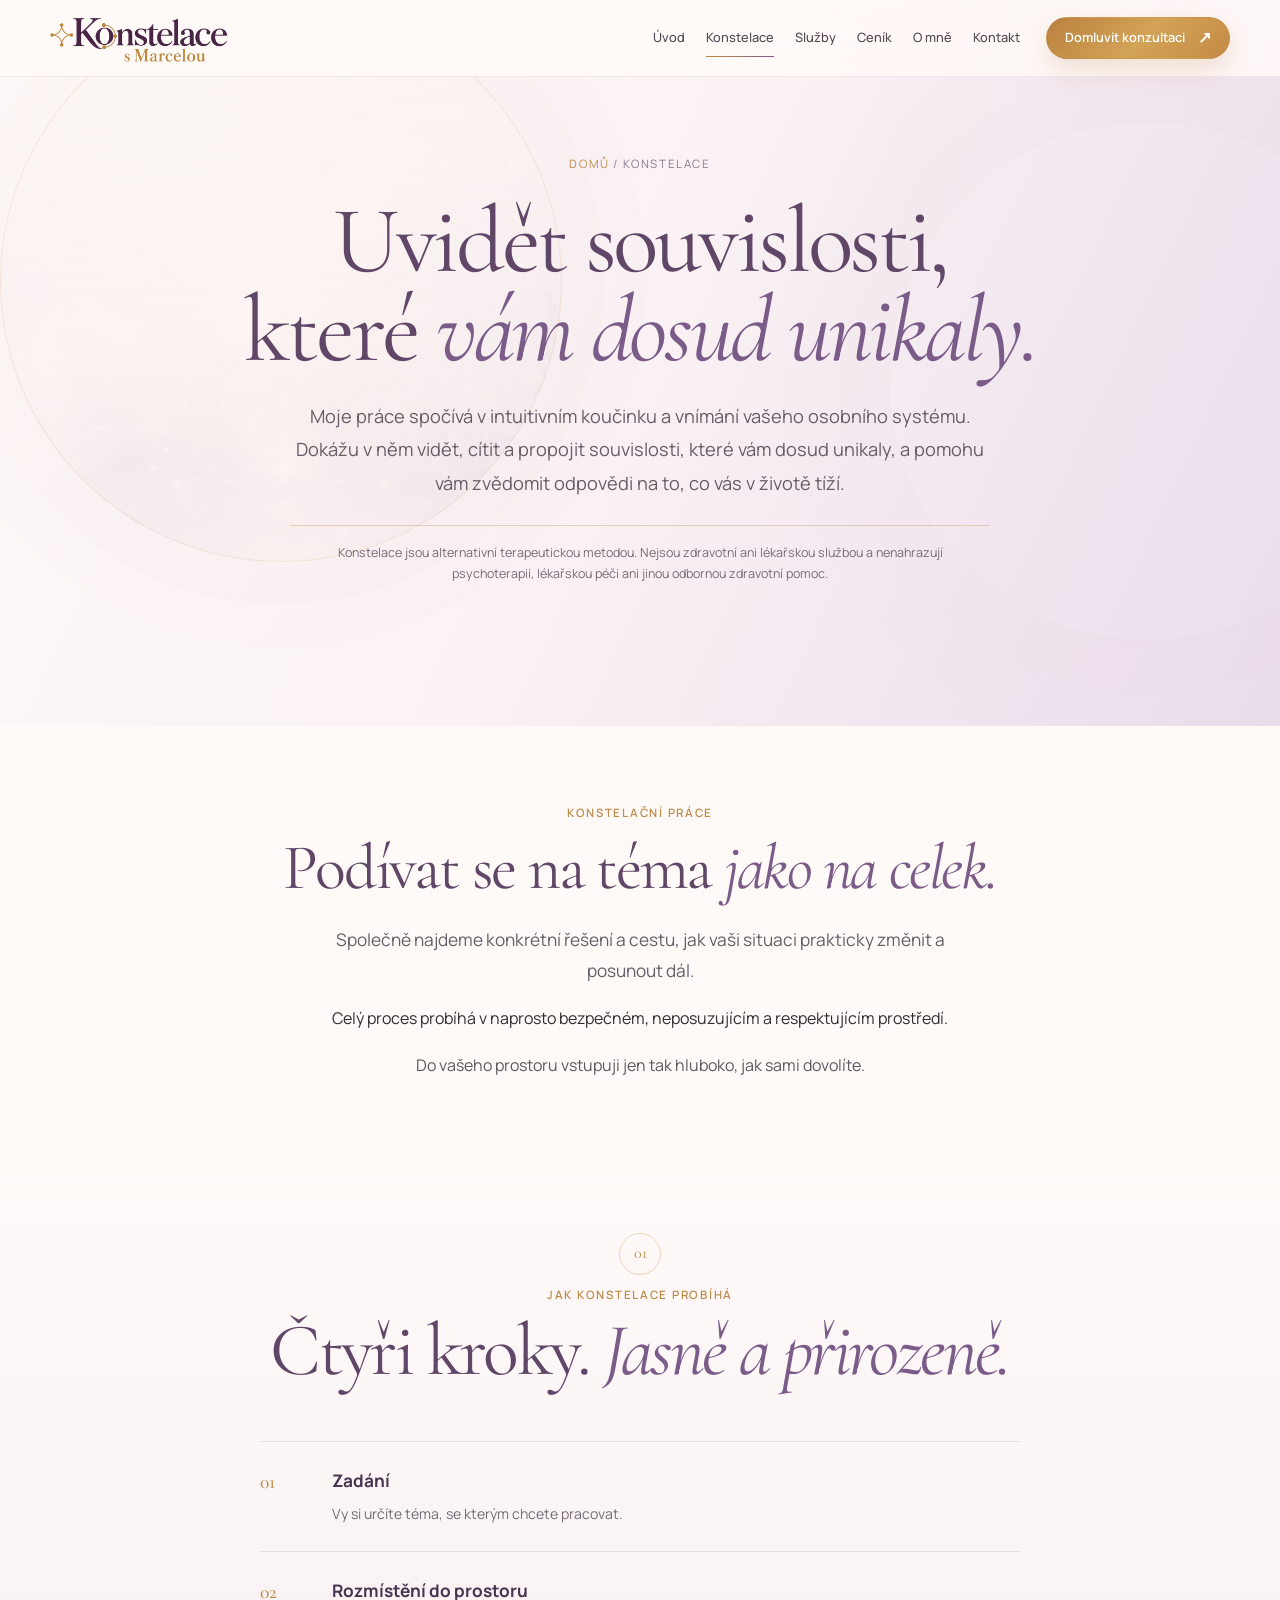
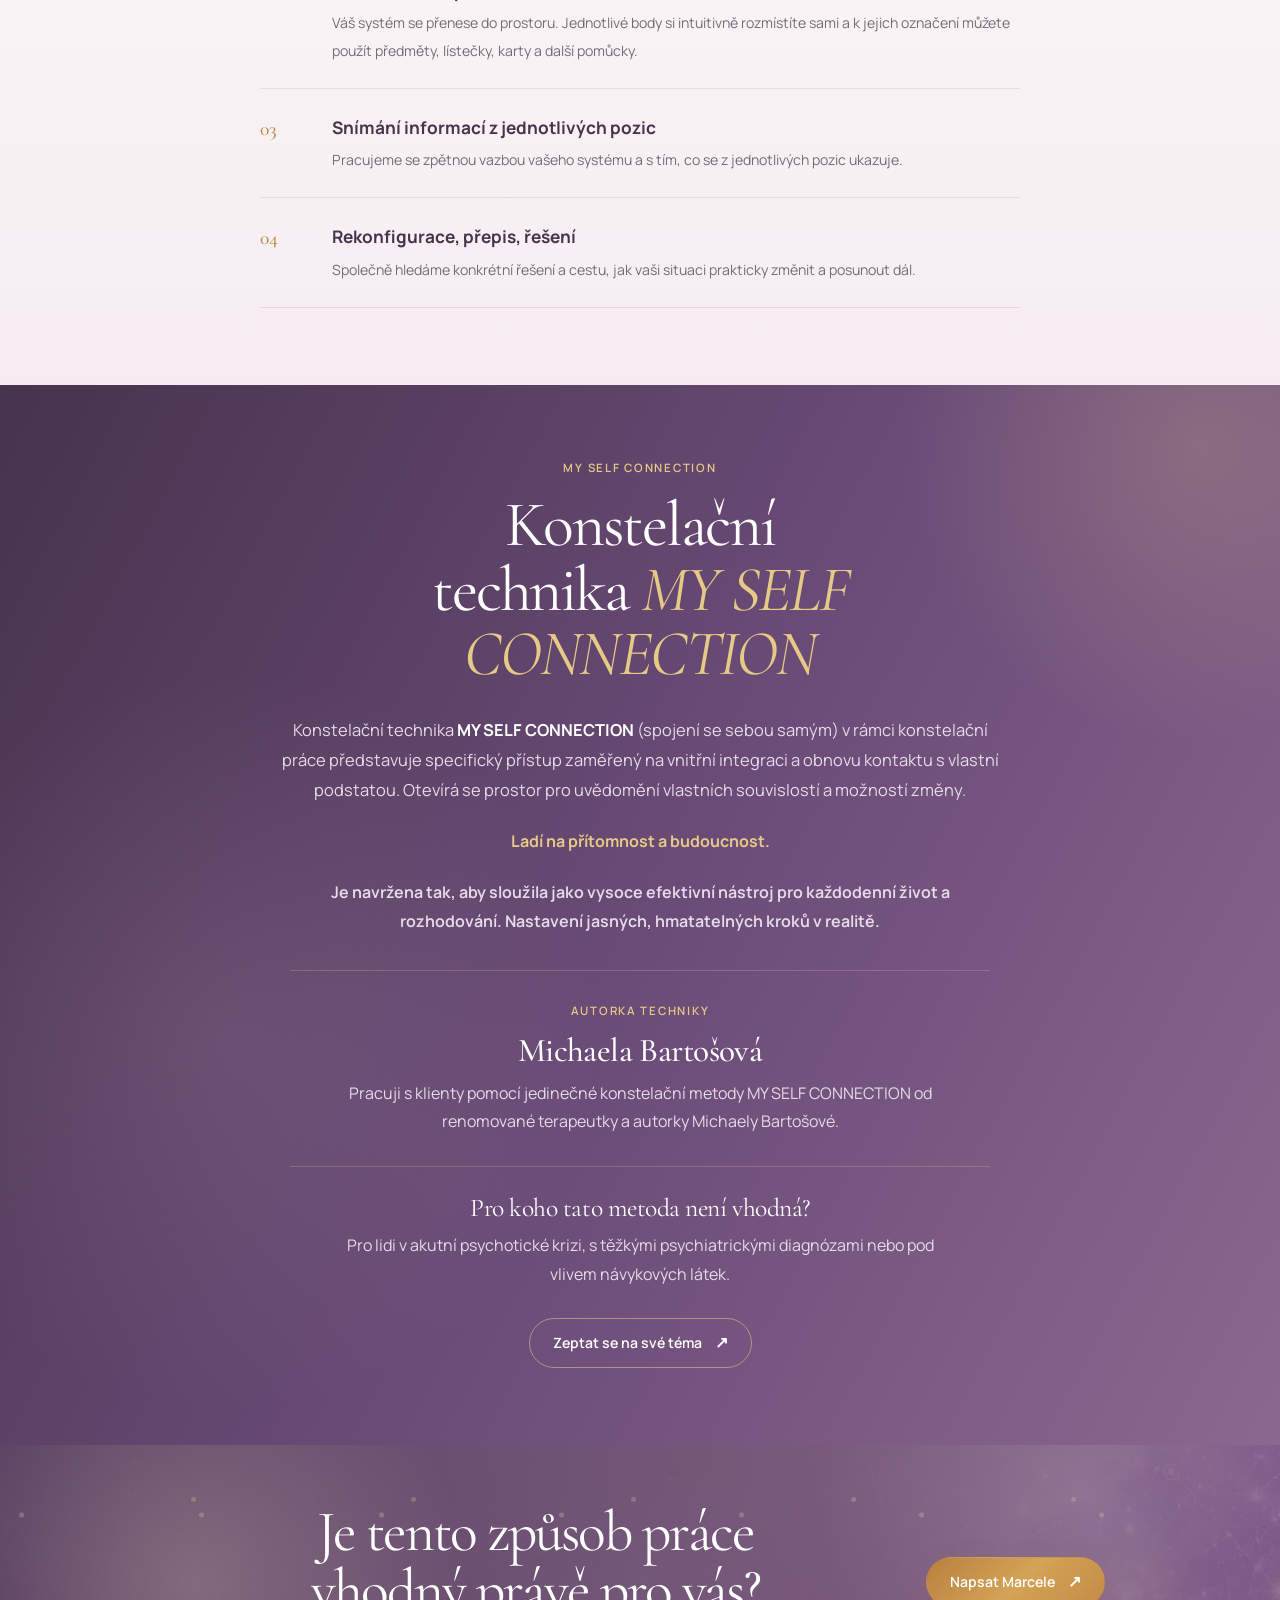
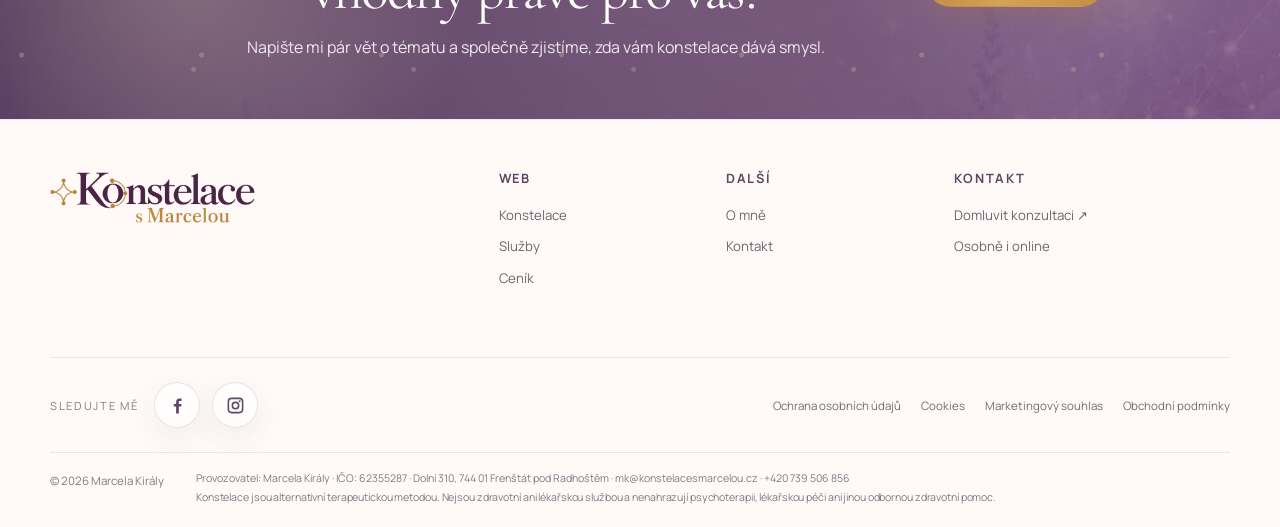
<file: konstelace.html>
<!doctype html>
<html lang="cs">
<head>
  <meta charset="utf-8">
  <meta name="viewport" content="width=device-width,initial-scale=1">
  <meta name="description" content="Poznejte techniku MY SELF CONNECTION Michaely Bartošové. Marcela Király ji využívá při konstelacích pro seberozvoj, poznávání souvislostí a hledání nového směru.">
  <title>MY SELF CONNECTION Michaely Bartošové | Marcela Király</title>
  <meta name="robots" content="index,follow,max-image-preview:large,max-snippet:-1,max-video-preview:-1">
  <meta name="author" content="Marcela Király">
  <link rel="canonical" href="https://konstelacesmarcelou.cz/konstelace.html">
  <link rel="alternate" hreflang="cs-CZ" href="https://konstelacesmarcelou.cz/konstelace.html">
  <link rel="alternate" hreflang="x-default" href="https://konstelacesmarcelou.cz/konstelace.html">
  <link rel="sitemap" type="application/xml" href="https://konstelacesmarcelou.cz/sitemap.xml">
  <meta property="og:locale" content="cs_CZ">
  <meta property="og:type" content="website">
  <meta property="og:site_name" content="Konstelace s Marcelou">
  <meta property="og:title" content="MY SELF CONNECTION Michaely Bartošové | Marcela Király">
  <meta property="og:description" content="Poznejte techniku MY SELF CONNECTION Michaely Bartošové. Marcela Király ji využívá při konstelacích pro seberozvoj, poznávání souvislostí a hledání nového směru.">
  <meta property="og:url" content="https://konstelacesmarcelou.cz/konstelace.html">
  <meta property="og:image" content="https://konstelacesmarcelou.cz/assets/images/logo-konstelace-s-marcelou.png">
  <meta property="og:image:secure_url" content="https://konstelacesmarcelou.cz/assets/images/logo-konstelace-s-marcelou.png">
  <meta property="og:image:type" content="image/png">
  <meta property="og:image:width" content="1400">
  <meta property="og:image:height" content="355">
  <meta property="og:image:alt" content="Logo Konstelace s Marcelou">
  <meta name="twitter:card" content="summary_large_image">
  <meta name="twitter:title" content="MY SELF CONNECTION Michaely Bartošové | Marcela Király">
  <meta name="twitter:description" content="Poznejte techniku MY SELF CONNECTION Michaely Bartošové. Marcela Király ji využívá při konstelacích pro seberozvoj, poznávání souvislostí a hledání nového směru.">
  <meta name="twitter:image" content="https://konstelacesmarcelou.cz/assets/images/logo-konstelace-s-marcelou.png">
  <meta name="twitter:image:alt" content="Logo Konstelace s Marcelou">
  <script type="application/ld+json">
{
  "@context": "https://schema.org",
  "@graph": [
    {
      "@type": "Organization",
      "@id": "https://konstelacesmarcelou.cz/#organization",
      "name": "Konstelace s Marcelou",
      "legalName": "Marcela Király",
      "url": "https://konstelacesmarcelou.cz/",
      "logo": {
        "@type": "ImageObject",
        "url": "https://konstelacesmarcelou.cz/assets/images/logo-konstelace-s-marcelou.png",
        "width": 1400,
        "height": 355
      },
      "image": "https://konstelacesmarcelou.cz/assets/images/logo-konstelace-s-marcelou.png",
      "description": "Citlivé konstelační provázení Marcely Király osobně i online.",
      "email": "mailto:mk@konstelacesmarcelou.cz",
      "telephone": "+420739506856",
      "identifier": {
        "@type": "PropertyValue",
        "propertyID": "IČO",
        "value": "62355287"
      },
      "address": {
        "@type": "PostalAddress",
        "streetAddress": "Dolní 310",
        "postalCode": "744 01",
        "addressLocality": "Frenštát pod Radhoštěm",
        "addressCountry": "CZ"
      },
      "founder": {
        "@id": "https://konstelacesmarcelou.cz/#marcela"
      },
      "areaServed": {
        "@type": "Country",
        "name": "Česko"
      },
      "availableLanguage": {
        "@type": "Language",
        "name": "čeština",
        "alternateName": "cs"
      }
    },
    {
      "@type": "Person",
      "@id": "https://konstelacesmarcelou.cz/#marcela",
      "name": "Marcela Király",
      "url": "https://konstelacesmarcelou.cz/o-mne.html",
      "image": "https://konstelacesmarcelou.cz/assets/images/marcela-kiraly-restored.webp",
      "jobTitle": "Konstelátorka",
      "worksFor": {
        "@id": "https://konstelacesmarcelou.cz/#organization"
      },
      "email": "mailto:mk@konstelacesmarcelou.cz",
      "telephone": "+420739506856",
      "knowsAbout": [
        "konstelace",
        "MY SELF CONNECTION",
        "intuitivní koučink",
        "seberozvoj"
      ]
    },
    {
      "@type": "WebSite",
      "@id": "https://konstelacesmarcelou.cz/#website",
      "url": "https://konstelacesmarcelou.cz/",
      "name": "Konstelace s Marcelou",
      "alternateName": "Marcela Király",
      "inLanguage": "cs-CZ",
      "publisher": {
        "@id": "https://konstelacesmarcelou.cz/#organization"
      }
    },
    {
      "@type": "BreadcrumbList",
      "@id": "https://konstelacesmarcelou.cz/konstelace.html#breadcrumb",
      "itemListElement": [
        {
          "@type": "ListItem",
          "position": 1,
          "name": "Úvod",
          "item": "https://konstelacesmarcelou.cz/"
        },
        {
          "@type": "ListItem",
          "position": 2,
          "name": "Konstelace",
          "item": "https://konstelacesmarcelou.cz/konstelace.html"
        }
      ]
    },
    {
      "@type": "WebPage",
      "@id": "https://konstelacesmarcelou.cz/konstelace.html#webpage",
      "url": "https://konstelacesmarcelou.cz/konstelace.html",
      "name": "MY SELF CONNECTION Michaely Bartošové | Marcela Király",
      "description": "Poznejte techniku MY SELF CONNECTION Michaely Bartošové. Marcela Király ji využívá při konstelacích pro seberozvoj, poznávání souvislostí a hledání nového směru.",
      "isPartOf": {
        "@id": "https://konstelacesmarcelou.cz/#website"
      },
      "about": {
        "@id": "https://konstelacesmarcelou.cz/#organization"
      },
      "inLanguage": "cs-CZ",
      "dateModified": "2026-09-24",
      "breadcrumb": {
        "@id": "https://konstelacesmarcelou.cz/konstelace.html#breadcrumb"
      },
      "mainEntity": {
        "@id": "https://konstelacesmarcelou.cz/konstelace.html#service"
      }
    },
    {
      "@type": "Service",
      "@id": "https://konstelacesmarcelou.cz/konstelace.html#service",
      "name": "Konstelační práce a MY SELF CONNECTION",
      "serviceType": "Konstelace",
      "provider": {
        "@id": "https://konstelacesmarcelou.cz/#organization"
      },
      "areaServed": {
        "@type": "Country",
        "name": "Česko"
      },
      "url": "https://konstelacesmarcelou.cz/konstelace.html",
      "description": "Konstelační technika MY SELF CONNECTION Michaely Bartošové využívaná Marcelou Király při individuální práci zaměřené na seberozvoj."
    }
  ]
}
  </script>
  <link rel="icon" type="image/png" href="assets/images/logo-konstelace-s-marcelou-symbol.png?v=20260915a">
  <link rel="apple-touch-icon" href="assets/images/logo-konstelace-s-marcelou-symbol.png?v=20260915a">
  <link rel="stylesheet" href="assets/css/style.css?v=20260920footer3">
  <link rel="stylesheet" href="assets/css/typography-cs.css">
  <link rel="stylesheet" href="assets/css/constellation-2026.css">
  <link rel="stylesheet" href="assets/css/subpages-2026.css?v=20260910d">
  <link rel="stylesheet" href="assets/css/content-2026.css?v=20260910c">
  <link rel="stylesheet" href="assets/css/constellation-page-overrides.css?v=20260910c">
  <link rel="stylesheet" href="assets/css/ux-refresh-20260914.css?v=20260917faq1">
</head>
<body>
<header class="site-header" data-header><div class="container header-inner"><a class="brand" href="/" aria-label="Konstelace s Marcelou – domů"><img class="brand-logo" src="assets/images/logo-konstelace-s-marcelou.png?v=20260915a" alt="Konstelace s Marcelou" width="1400" height="355"></a><nav class="desktop-nav" aria-label="Hlavní navigace"><a href="/">Úvod</a><a href="konstelace.html" aria-current="page">Konstelace</a><a href="sluzby.html">Služby</a><a href="cenik.html">Ceník</a><a href="o-mne.html">O mně</a><a href="kontakt.html">Kontakt</a></nav><a class="btn btn-gold header-cta magnetic" href="kontakt.html"><span>Domluvit konzultaci</span><i>↗</i></a><button class="menu-toggle" aria-expanded="false" aria-controls="mobile-menu" aria-label="Otevřít menu"><span></span><span></span><span></span></button></div><nav class="mobile-menu" id="mobile-menu"><a href="/">Úvod</a><a href="konstelace.html">Konstelace</a><a href="sluzby.html">Služby</a><a href="cenik.html">Ceník</a><a href="o-mne.html">O mně</a><a href="kontakt.html">Kontakt</a></nav></header>
<main>
<section class="subhero constellations-subhero"><div class="container subhero-inner"><div class="subhero-copy reveal"><p class="crumb"><a href="/">Domů</a> / Konstelace</p><h1>Uvidět souvislosti, které <em>vám dosud unikaly.</em></h1><p class="lead">Moje práce spočívá v intuitivním koučinku a vnímání vašeho osobního systému. Dokážu v něm vidět, cítit a propojit souvislosti, které vám dosud unikaly, a pomohu vám zvědomit odpovědi na to, co vás v životě tíží.</p><div class="subhero-disclaimer">Konstelace jsou alternativní terapeutickou metodou. Nejsou zdravotní ani lékařskou službou a nenahrazují psychoterapii, lékařskou péči ani jinou odbornou zdravotní pomoc.</div></div></div></section>

<section class="section constellation-intro"><div class="container"><div class="page-copy reveal"><p class="eyebrow">Konstelační práce</p><h2>Podívat se na téma <em>jako na celek.</em></h2><p class="lead">Společně najdeme konkrétní řešení a cestu, jak vaši situaci prakticky změnit a posunout dál.</p><p>Celý proces probíhá v naprosto bezpečném, neposuzujícím a respektujícím prostředí.</p><p class="constellation-safe-note">Do vašeho prostoru vstupuji jen tak hluboko, jak sami dovolíte.</p></div></div></section>

<section class="section soft constellation-steps"><div class="container"><div class="section-heading reveal"><span class="section-index">01</span><div><p class="eyebrow">Jak konstelace probíhá</p><h2>Čtyři kroky. <em>Jasně a přirozeně.</em></h2></div></div><div class="system-points reveal"><div class="system-point"><b>01</b><div><strong>Zadání</strong><span>Vy si určíte téma, se kterým chcete pracovat.</span></div></div><div class="system-point"><b>02</b><div><strong>Rozmístění do prostoru</strong><span>Váš systém se přenese do prostoru. Jednotlivé body si intuitivně rozmístíte sami a k jejich označení můžete použít předměty, lístečky, karty a další pomůcky.</span></div></div><div class="system-point"><b>03</b><div><strong>Snímání informací z jednotlivých pozic</strong><span>Pracujeme se zpětnou vazbou vašeho systému a s tím, co se z jednotlivých pozic ukazuje.</span></div></div><div class="system-point"><b>04</b><div><strong>Rekonfigurace, přepis, řešení</strong><span>Společně hledáme konkrétní řešení a cestu, jak vaši situaci prakticky změnit a posunout dál.</span></div></div></div></div></section>

<section class="section dark-band constellation-method"><div class="container"><div class="page-copy reveal" data-static-method><p class="eyebrow">MY SELF CONNECTION</p><h2>Konstelační technika <em>MY SELF CONNECTION</em></h2><p>Konstelační technika <strong>MY SELF CONNECTION</strong> (spojení se sebou samým) v rámci konstelační práce představuje specifický přístup zaměřený na vnitřní integraci a obnovu kontaktu s vlastní podstatou. Otevírá se prostor pro uvědomění vlastních souvislostí a možností změny.</p><p class="method-future">Ladí na přítomnost a budoucnost.</p><p>Je navržena tak, aby sloužila jako vysoce efektivní nástroj pro každodenní život a rozhodování. Nastavení jasných, hmatatelných kroků v realitě.</p><div class="constellation-author-note"><p class="eyebrow">Autorka techniky</p><h3>Michaela Bartošová</h3><p>Pracuji s klienty pomocí jedinečné konstelační metody MY SELF CONNECTION od renomované terapeutky a autorky Michaely Bartošové.</p></div><div class="method-warning"><h3>Pro koho tato metoda není vhodná?</h3><p>Pro lidi v akutní psychotické krizi, s těžkými psychiatrickými diagnózami nebo pod vlivem návykových látek.</p></div><a class="btn btn-outline magnetic" href="kontakt.html"><span>Zeptat se na své téma</span><i>↗</i></a></div></div></section>

<section class="section-sm cta-band"><div class="container cta-inner reveal"><div><h2>Je tento způsob práce vhodný právě pro vás?</h2><p>Napište mi pár vět o tématu a společně zjistíme, zda vám konstelace dává smysl.</p></div><a class="btn btn-gold magnetic" href="kontakt.html"><span>Napsat Marcele</span><i>↗</i></a></div></section>
</main>
<footer class="inner-footer"><div class="container inner-footer-grid"><div><a class="brand" href="/"><img class="brand-logo" src="assets/images/logo-konstelace-s-marcelou.png?v=20260915a" alt="Konstelace s Marcelou" width="1400" height="355"></a></div><div class="footer-col"><strong>Web</strong><a href="konstelace.html">Konstelace</a><a href="sluzby.html">Služby</a><a href="cenik.html">Ceník</a></div><div class="footer-col"><strong>Další</strong><a href="o-mne.html">O mně</a><a href="kontakt.html">Kontakt</a></div><div class="footer-col"><strong>Kontakt</strong><a href="kontakt.html">Domluvit konzultaci ↗</a><span>Osobně i online</span></div></div><div class="container inner-footer-bottom"><span>© 2026 Marcela Király</span><span class="footer-disclaimer">Konstelace jsou alternativní terapeutickou metodou. Nejsou zdravotní ani lékařskou službou a nenahrazují psychoterapii, lékařskou péči ani jinou odbornou zdravotní pomoc.</span></div></footer>
<script src="assets/js/main.js?v=20261104facebook"></script>
</body></html>
</file>
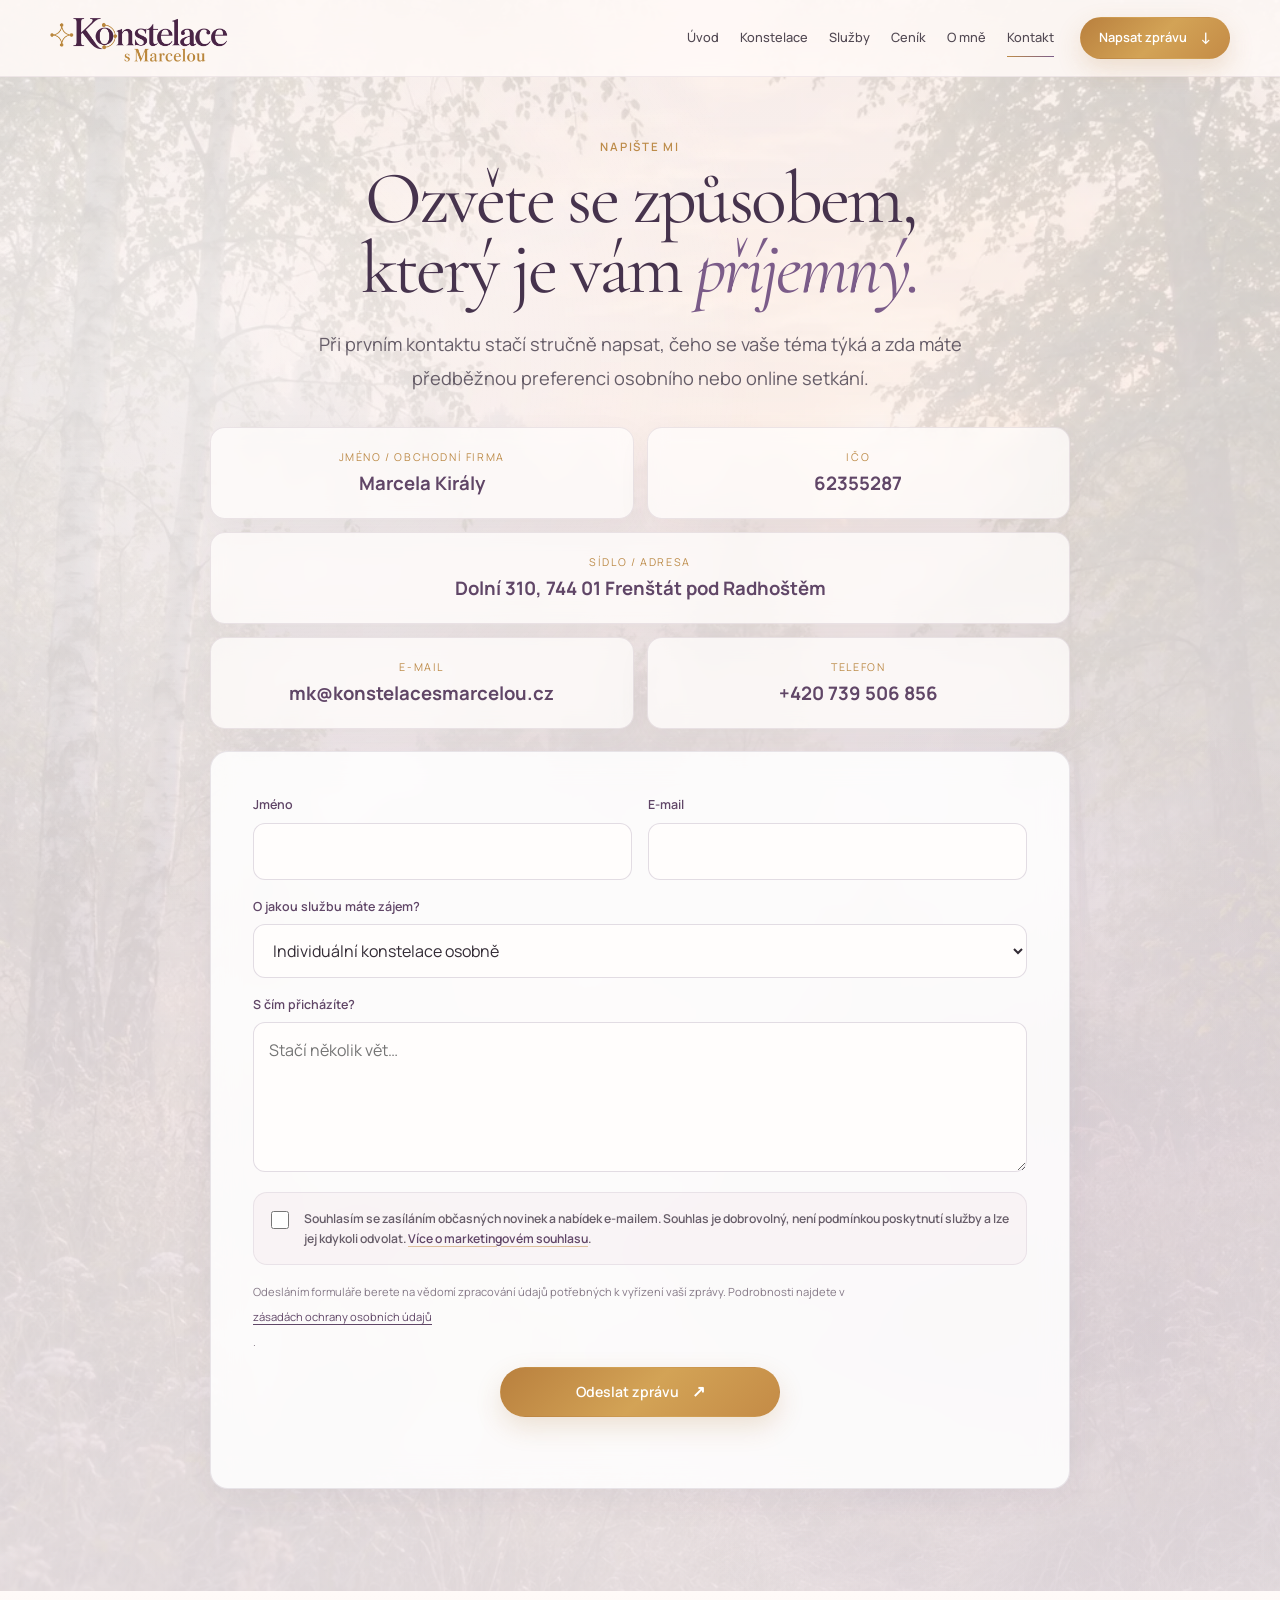
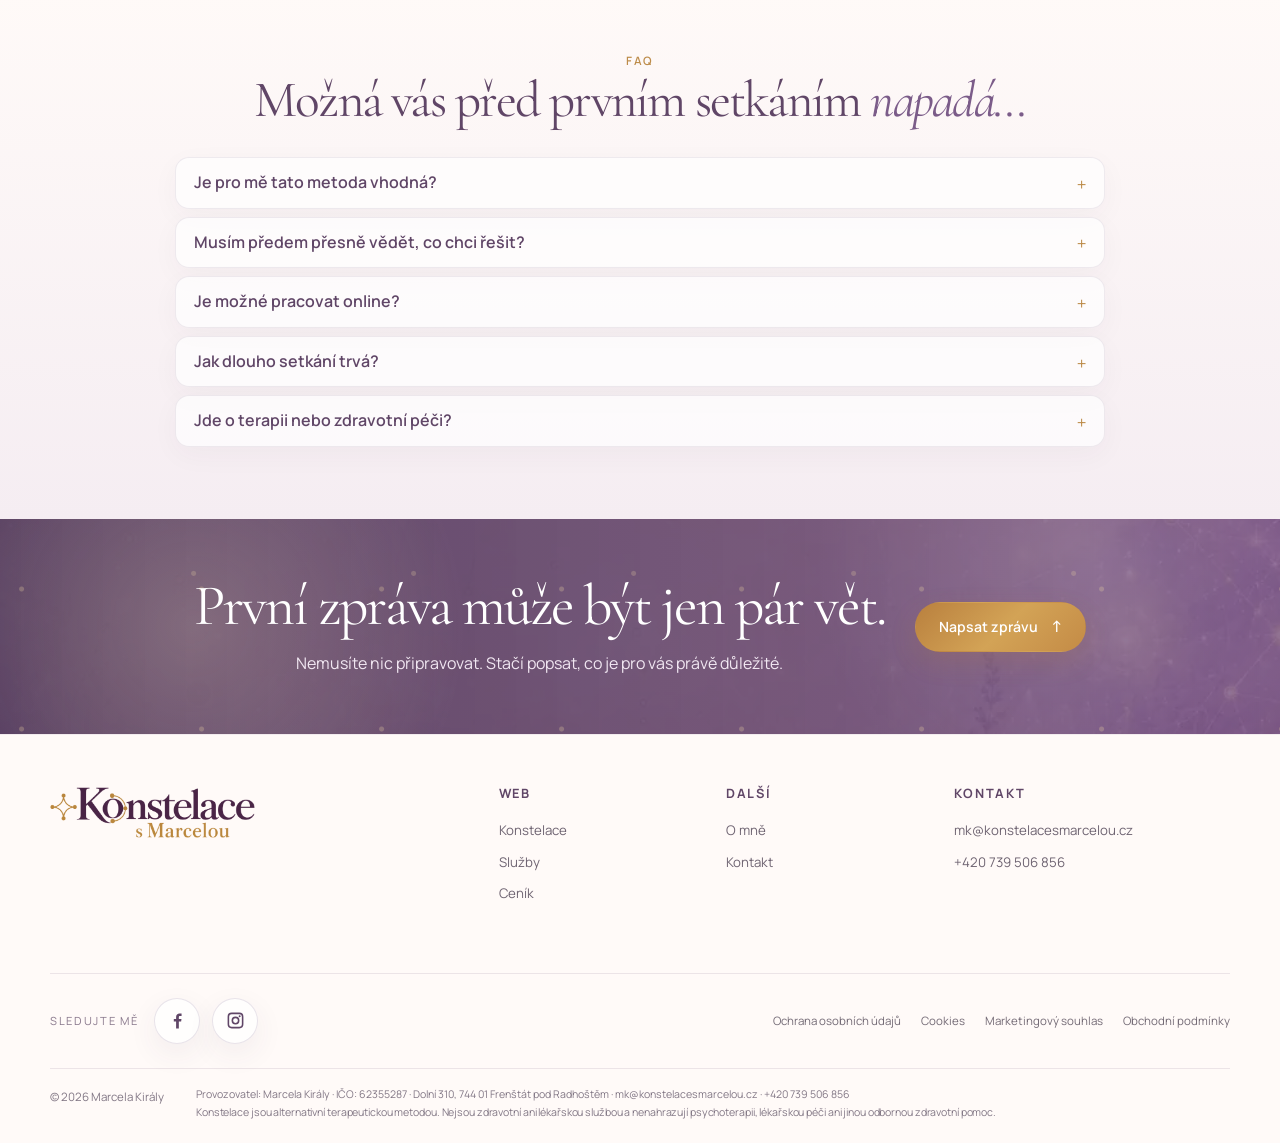
<file: kontakt.html>
<!doctype html>
<html lang="cs">
<head>
  <meta charset="utf-8">
  <meta name="viewport" content="width=device-width,initial-scale=1">
  <meta name="description" content="Ozvěte se Marcele Király a domluvte si osobní nebo online konstelaci. Telefon +420 739 506 856, e-mail mk@konstelacesmarcelou.cz.">
  <title>Kontakt a domluvení konstelace | Marcela Király</title>
  <meta name="robots" content="index,follow,max-image-preview:large,max-snippet:-1,max-video-preview:-1">
  <meta name="author" content="Marcela Király">
  <link rel="canonical" href="https://konstelacesmarcelou.cz/kontakt.html">
  <link rel="alternate" hreflang="cs-CZ" href="https://konstelacesmarcelou.cz/kontakt.html">
  <link rel="alternate" hreflang="x-default" href="https://konstelacesmarcelou.cz/kontakt.html">
  <link rel="sitemap" type="application/xml" href="https://konstelacesmarcelou.cz/sitemap.xml">
  <meta property="og:locale" content="cs_CZ">
  <meta property="og:type" content="website">
  <meta property="og:site_name" content="Konstelace s Marcelou">
  <meta property="og:title" content="Kontakt a domluvení konstelace | Marcela Király">
  <meta property="og:description" content="Ozvěte se Marcele Király a domluvte si osobní nebo online konstelaci. Telefon +420 739 506 856, e-mail mk@konstelacesmarcelou.cz.">
  <meta property="og:url" content="https://konstelacesmarcelou.cz/kontakt.html">
  <meta property="og:image" content="https://konstelacesmarcelou.cz/assets/images/logo-konstelace-s-marcelou.png">
  <meta property="og:image:secure_url" content="https://konstelacesmarcelou.cz/assets/images/logo-konstelace-s-marcelou.png">
  <meta property="og:image:type" content="image/png">
  <meta property="og:image:width" content="1400">
  <meta property="og:image:height" content="355">
  <meta property="og:image:alt" content="Logo Konstelace s Marcelou">
  <meta name="twitter:card" content="summary_large_image">
  <meta name="twitter:title" content="Kontakt a domluvení konstelace | Marcela Király">
  <meta name="twitter:description" content="Ozvěte se Marcele Király a domluvte si osobní nebo online konstelaci. Telefon +420 739 506 856, e-mail mk@konstelacesmarcelou.cz.">
  <meta name="twitter:image" content="https://konstelacesmarcelou.cz/assets/images/logo-konstelace-s-marcelou.png">
  <meta name="twitter:image:alt" content="Logo Konstelace s Marcelou">
  <script type="application/ld+json">
{
  "@context": "https://schema.org",
  "@graph": [
    {
      "@type": "Organization",
      "@id": "https://konstelacesmarcelou.cz/#organization",
      "name": "Konstelace s Marcelou",
      "legalName": "Marcela Király",
      "url": "https://konstelacesmarcelou.cz/",
      "logo": {
        "@type": "ImageObject",
        "url": "https://konstelacesmarcelou.cz/assets/images/logo-konstelace-s-marcelou.png",
        "width": 1400,
        "height": 355
      },
      "image": "https://konstelacesmarcelou.cz/assets/images/logo-konstelace-s-marcelou.png",
      "description": "Citlivé konstelační provázení Marcely Király osobně i online.",
      "email": "mailto:mk@konstelacesmarcelou.cz",
      "telephone": "+420739506856",
      "identifier": {
        "@type": "PropertyValue",
        "propertyID": "IČO",
        "value": "62355287"
      },
      "address": {
        "@type": "PostalAddress",
        "streetAddress": "Dolní 310",
        "postalCode": "744 01",
        "addressLocality": "Frenštát pod Radhoštěm",
        "addressCountry": "CZ"
      },
      "founder": {
        "@id": "https://konstelacesmarcelou.cz/#marcela"
      },
      "areaServed": {
        "@type": "Country",
        "name": "Česko"
      },
      "availableLanguage": {
        "@type": "Language",
        "name": "čeština",
        "alternateName": "cs"
      }
    },
    {
      "@type": "Person",
      "@id": "https://konstelacesmarcelou.cz/#marcela",
      "name": "Marcela Király",
      "url": "https://konstelacesmarcelou.cz/o-mne.html",
      "image": "https://konstelacesmarcelou.cz/assets/images/marcela-kiraly-restored.webp",
      "jobTitle": "Konstelátorka",
      "worksFor": {
        "@id": "https://konstelacesmarcelou.cz/#organization"
      },
      "email": "mailto:mk@konstelacesmarcelou.cz",
      "telephone": "+420739506856",
      "knowsAbout": [
        "konstelace",
        "MY SELF CONNECTION",
        "intuitivní koučink"
      ]
    },
    {
      "@type": "WebSite",
      "@id": "https://konstelacesmarcelou.cz/#website",
      "url": "https://konstelacesmarcelou.cz/",
      "name": "Konstelace s Marcelou",
      "alternateName": "Marcela Király",
      "inLanguage": "cs-CZ",
      "publisher": {
        "@id": "https://konstelacesmarcelou.cz/#organization"
      }
    },
    {
      "@type": "BreadcrumbList",
      "@id": "https://konstelacesmarcelou.cz/kontakt.html#breadcrumb",
      "itemListElement": [
        {
          "@type": "ListItem",
          "position": 1,
          "name": "Úvod",
          "item": "https://konstelacesmarcelou.cz/"
        },
        {
          "@type": "ListItem",
          "position": 2,
          "name": "Kontakt",
          "item": "https://konstelacesmarcelou.cz/kontakt.html"
        }
      ]
    },
    {
      "@type": "ContactPage",
      "@id": "https://konstelacesmarcelou.cz/kontakt.html#webpage",
      "url": "https://konstelacesmarcelou.cz/kontakt.html",
      "name": "Kontakt a rezervace konstelace | Marcela Király",
      "description": "Kontaktujte Marcelu Király a domluvte si individuální konstelaci osobně nebo online. Napište přes formulář, e-mail nebo zavolejte.",
      "isPartOf": {
        "@id": "https://konstelacesmarcelou.cz/#website"
      },
      "about": {
        "@id": "https://konstelacesmarcelou.cz/#organization"
      },
      "inLanguage": "cs-CZ",
      "dateModified": "2026-09-17",
      "breadcrumb": {
        "@id": "https://konstelacesmarcelou.cz/kontakt.html#breadcrumb"
      },
      "mainEntity": {
        "@id": "https://konstelacesmarcelou.cz/kontakt.html#faq"
      }
    },
    {
      "@type": "FAQPage",
      "@id": "https://konstelacesmarcelou.cz/kontakt.html#faq",
      "mainEntity": [
        {
          "@type": "Question",
          "name": "Je pro mě tato metoda vhodná?",
          "acceptedAnswer": {
            "@type": "Answer",
            "text": "Pokud si nejste jistí, napište stručně své téma. Společně lze zvážit, zda je pro vás konstelace vhodnou formou práce."
          }
        },
        {
          "@type": "Question",
          "name": "Musím předem přesně vědět, co chci řešit?",
          "acceptedAnswer": {
            "@type": "Answer",
            "text": "Ne. Stačí přinést téma, pocit, opakující se situaci nebo oblast života, ve které potřebujete více porozumění."
          }
        },
        {
          "@type": "Question",
          "name": "Je možné pracovat online?",
          "acceptedAnswer": {
            "@type": "Answer",
            "text": "Ano. Individuální konstelace může probíhat osobně i online."
          }
        },
        {
          "@type": "Question",
          "name": "Jak dlouho setkání trvá?",
          "acceptedAnswer": {
            "@type": "Answer",
            "text": "Individuální konstelace je plánovaná na dvě hodiny."
          }
        },
        {
          "@type": "Question",
          "name": "Jde o terapii nebo zdravotní péči?",
          "acceptedAnswer": {
            "@type": "Answer",
            "text": "Jde o alternativní terapeutickou metodu, která nenahrazuje lékařskou službu ani jinou odbornou zdravotní péči."
          }
        }
      ]
    }
  ]
}
  </script>
  <link rel="icon" type="image/png" href="assets/images/logo-konstelace-s-marcelou-symbol.png?v=20260915a">
  <link rel="apple-touch-icon" href="assets/images/logo-konstelace-s-marcelou-symbol.png?v=20260915a">
  <link rel="stylesheet" href="assets/css/style.css?v=20260920footer3">
  <link rel="stylesheet" href="assets/css/typography-cs.css">
  <link rel="stylesheet" href="assets/css/constellation-2026.css">
  <link rel="stylesheet" href="assets/css/subpages-2026.css">
  <link rel="stylesheet" href="assets/css/ux-refresh-20260914.css?v=20260917faq1">
</head>
<body>
<header class="site-header" data-header><div class="container header-inner"><a class="brand" href="/" aria-label="Konstelace s Marcelou – domů"><img class="brand-logo" src="assets/images/logo-konstelace-s-marcelou.png?v=20260915a" alt="Konstelace s Marcelou" width="1400" height="355"></a><nav class="desktop-nav" aria-label="Hlavní navigace"><a href="/">Úvod</a><a href="konstelace.html">Konstelace</a><a href="sluzby.html">Služby</a><a href="cenik.html">Ceník</a><a href="o-mne.html">O mně</a><a href="kontakt.html" aria-current="page">Kontakt</a></nav><a class="btn btn-gold header-cta magnetic" href="#formular"><span>Napsat zprávu</span><i>↓</i></a><button class="menu-toggle" aria-expanded="false" aria-controls="mobile-menu" aria-label="Otevřít menu"><span></span><span></span><span></span></button></div><nav class="mobile-menu" id="mobile-menu"><a href="/">Úvod</a><a href="konstelace.html">Konstelace</a><a href="sluzby.html">Služby</a><a href="cenik.html">Ceník</a><a href="o-mne.html">O mně</a><a href="kontakt.html">Kontakt</a></nav></header>
<main>
<section class="section contact-main-section" id="formular"><div class="container contact-premium contact-premium-redesign"><div class="contact-main-copy reveal"><p class="eyebrow">Napište mi</p><h1>Ozvěte se způsobem, který je vám <em>příjemný.</em></h1><p class="lead">Při prvním kontaktu stačí stručně napsat, čeho se vaše téma týká a zda máte předběžnou preferenci osobního nebo online setkání.</p><div class="contact-cards"><div class="contact-card"><span>Jméno / obchodní firma</span><strong>Marcela Király</strong></div><div class="contact-card"><span>IČO</span><strong>62355287</strong></div><div class="contact-card contact-card-wide"><span>Sídlo / adresa</span><strong>Dolní 310, 744 01 Frenštát pod Radhoštěm</strong></div><div class="contact-card"><span>E-mail</span><strong><a href="mailto:mk@konstelacesmarcelou.cz">mk@konstelacesmarcelou.cz</a></strong></div><div class="contact-card"><span>Telefon</span><strong><a href="tel:+420739506856">+420 739 506 856</a></strong></div></div><form class="form" data-contact-form method="post" action="contact-submit.php"><div class="field"><label for="name">Jméno</label><input id="name" name="name" required autocomplete="name"></div><div class="field"><label for="email">E-mail</label><input id="email" name="email" type="email" required autocomplete="email"></div><div class="field full"><label for="service">O jakou službu máte zájem?</label><select id="service" name="service"><option>Individuální konstelace osobně</option><option>Individuální konstelace online</option><option>Nejsem si jistý/á</option></select></div><div class="field full"><label for="message">S čím přicházíte?</label><textarea id="message" name="message" placeholder="Stačí několik vět…" required minlength="5" maxlength="6000"></textarea></div><div class="field full"><button class="btn btn-gold magnetic" type="submit"><span>Odeslat zprávu</span><i>↗</i></button></div><p class="form-status" aria-live="polite"></p></form></div><div class="contact-art reveal" aria-hidden="true"><img class="contact-art-image" src="assets/images/contact-nature-dawn.webp" alt="" width="1024" height="1536" loading="eager" fetchpriority="high"><div class="contact-art-glow"></div><svg viewBox="0 0 520 760" role="presentation"><defs><linearGradient id="contactGold" x1="0" y1="0" x2="1" y2="1"><stop offset="0" stop-color="#edd8ad"/><stop offset=".48" stop-color="#bd8c4a"/><stop offset="1" stop-color="#8f675d"/></linearGradient><linearGradient id="contactPlum" x1=".18" y1="0" x2=".82" y2="1"><stop offset="0" stop-color="#faf0f4"/><stop offset=".55" stop-color="#cdb7cf"/><stop offset="1" stop-color="#725578"/></linearGradient><radialGradient id="contactOrb"><stop offset="0" stop-color="#fffaf8" stop-opacity=".96"/><stop offset=".56" stop-color="#eadce8" stop-opacity=".76"/><stop offset="1" stop-color="#9f7ca2" stop-opacity=".3"/></radialGradient></defs><circle class="contact-art-orbit orbit-a" cx="260" cy="352" r="196"/><circle class="contact-art-orbit orbit-b" cx="260" cy="352" r="132"/><path class="contact-art-path" d="M101 430C149 287 254 180 416 210C364 278 386 376 444 449C335 542 184 552 101 430Z" fill="url(#contactPlum)"/><circle class="contact-art-orb" cx="260" cy="352" r="89" fill="url(#contactOrb)"/><path class="contact-art-line" d="M106 431L188 252L337 226L414 391L310 515L143 487Z"/><path class="contact-art-line line-soft" d="M188 252L310 515M337 226L143 487M106 431L414 391"/><g class="contact-art-nodes" fill="url(#contactGold)"><circle cx="106" cy="431" r="7"/><circle cx="188" cy="252" r="7"/><circle cx="337" cy="226" r="7"/><circle cx="414" cy="391" r="7"/><circle cx="310" cy="515" r="7"/><circle cx="143" cy="487" r="7"/><circle cx="260" cy="352" r="8"/></g><path class="contact-art-spark" d="M391 132v38M372 151h38M132 577v29M117 591.5h29"/></svg><span class="contact-art-ring ring-one"></span><span class="contact-art-ring ring-two"></span></div></div></section>

<section class="section soft"><div class="container faq"><p class="eyebrow reveal">FAQ</p><h2 class="reveal">Možná vás před prvním setkáním <em>napadá…</em></h2><details class="reveal"><summary>Je pro mě tato metoda vhodná?</summary><p>Pokud si nejste jistí, napište mi stručně své téma. Můžeme společně zvážit, zda je pro vás konstelace vhodnou formou práce.</p></details><details class="reveal"><summary>Musím předem přesně vědět, co chci řešit?</summary><p>Ne. Stačí přinést téma, pocit, opakující se situaci nebo oblast života, ve které potřebujete více porozumění.</p></details><details class="reveal"><summary>Je možné pracovat online?</summary><p>Ano. Individuální konstelace může probíhat osobně i online.</p></details><details class="reveal"><summary>Jak dlouho setkání trvá?</summary><p>Individuální konstelace je plánovaná na dvě hodiny.</p></details><details class="reveal"><summary>Jde o terapii nebo zdravotní péči?</summary><p>Jde o alternativní terapeutickou metodu, která nenahrazuje lékařskou službu ani jinou odbornou zdravotní péči.</p></details></div></section>

<section class="section-sm cta-band"><div class="container cta-inner reveal"><div><h2>První zpráva může být jen pár vět.</h2><p>Nemusíte nic připravovat. Stačí popsat, co je pro vás právě důležité.</p></div><a class="btn btn-gold magnetic" href="#formular"><span>Napsat zprávu</span><i>↑</i></a></div></section>
</main>
<footer class="inner-footer"><div class="container inner-footer-grid"><div><a class="brand" href="/"><img class="brand-logo" src="assets/images/logo-konstelace-s-marcelou.png?v=20260915a" alt="Konstelace s Marcelou" width="1400" height="355"></a><p class="footer-note">Citlivé provázení pro chvíle, kdy chcete uvidět širší souvislosti.</p></div><div class="footer-col"><strong>Web</strong><a href="konstelace.html">Konstelace</a><a href="sluzby.html">Služby</a><a href="cenik.html">Ceník</a></div><div class="footer-col"><strong>Další</strong><a href="o-mne.html">O mně</a><a href="kontakt.html">Kontakt</a></div><div class="footer-col"><strong>Kontakt</strong><a href="mailto:mk@konstelacesmarcelou.cz">mk@konstelacesmarcelou.cz</a><a href="tel:+420739506856">+420 739 506 856</a></div></div><div class="container inner-footer-bottom"><span>© 2026 Marcela Király</span><span class="footer-disclaimer">Konstelace jsou alternativní terapeutickou metodou. Nejsou zdravotní ani lékařskou službou a nenahrazují psychoterapii, lékařskou péči ani jinou odbornou zdravotní pomoc.</span></div></footer>
<script src="assets/js/main.js?v=20261104facebook"></script>
</body></html>
</file>
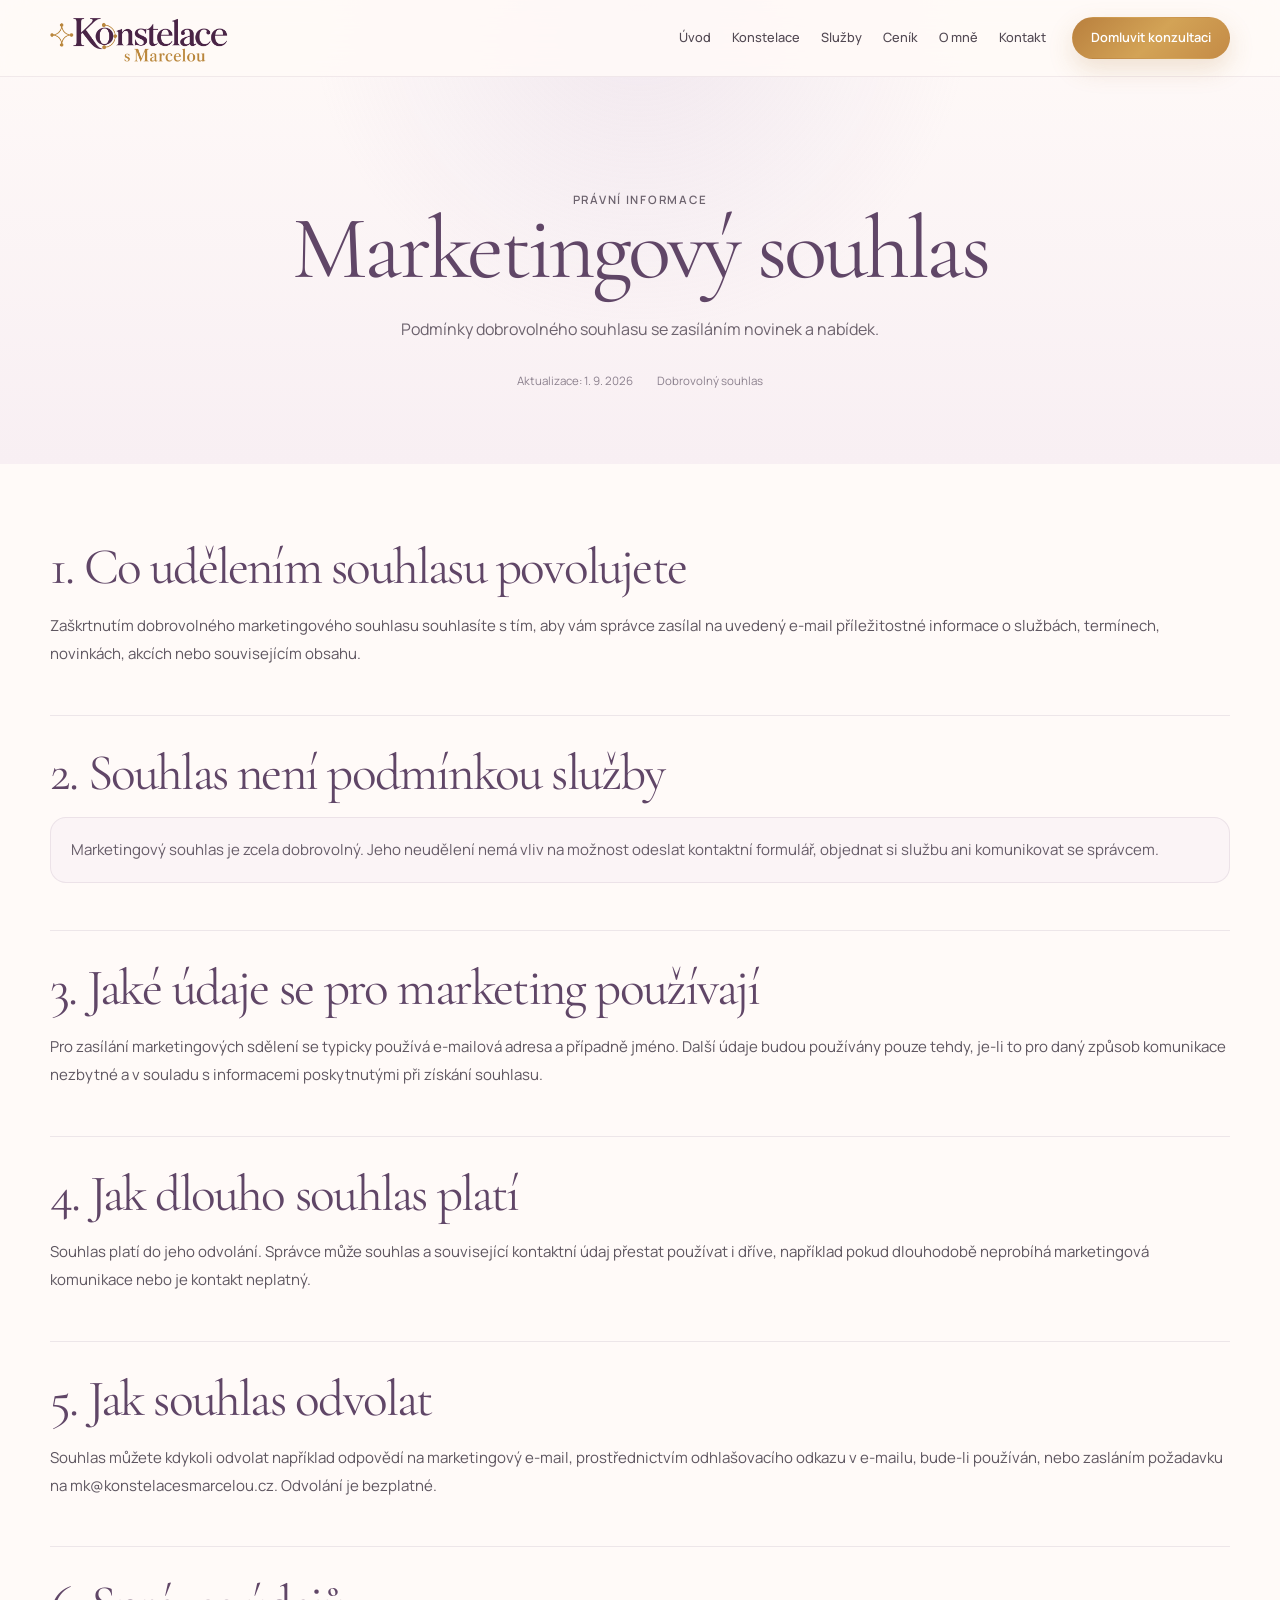
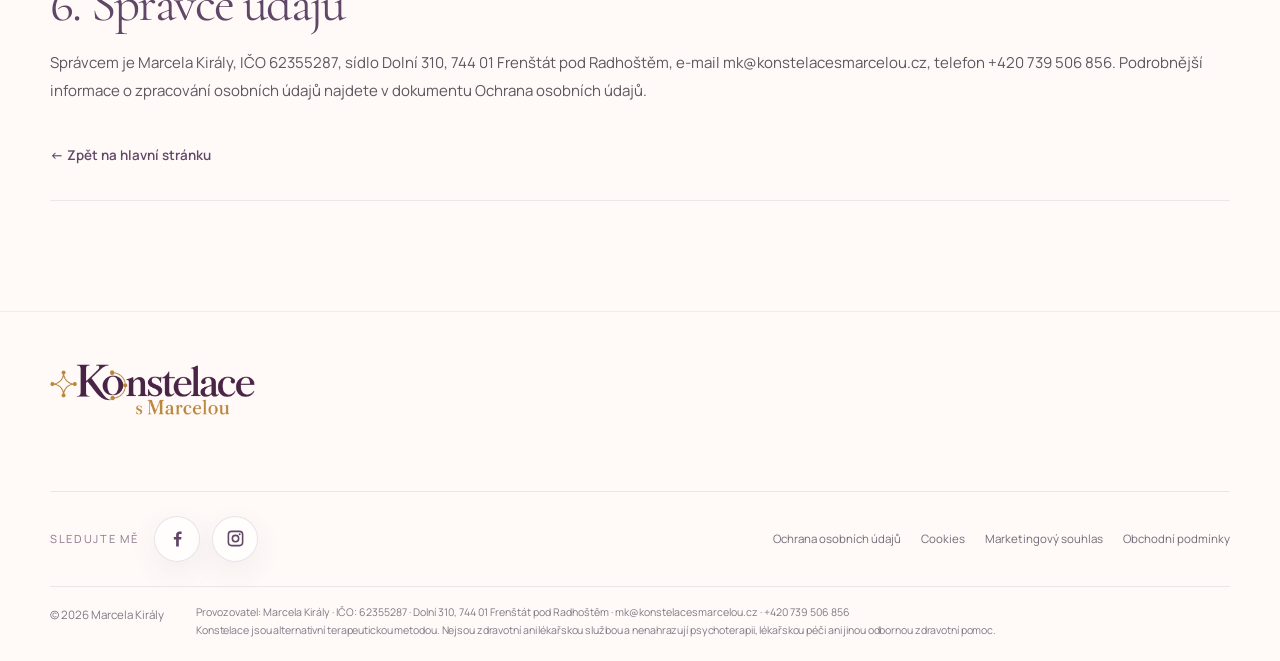
<file: marketingovy-souhlas.html>
<!doctype html>
<html lang="cs"><head><meta charset="utf-8"><meta name="viewport" content="width=device-width,initial-scale=1"><meta name="description" content="Podmínky dobrovolného souhlasu se zasíláním novinek a nabídek Marcely Király, možnosti odvolání souhlasu a kontaktní údaje správce."><title>Marketingový souhlas | Konstelace s Marcelou</title>
  <meta name="robots" content="index,follow,max-image-preview:large,max-snippet:-1,max-video-preview:-1">
  <meta name="author" content="Marcela Király">
  <link rel="canonical" href="https://konstelacesmarcelou.cz/marketingovy-souhlas.html">
  <link rel="alternate" hreflang="cs-CZ" href="https://konstelacesmarcelou.cz/marketingovy-souhlas.html">
  <link rel="alternate" hreflang="x-default" href="https://konstelacesmarcelou.cz/marketingovy-souhlas.html">
  <link rel="sitemap" type="application/xml" href="https://konstelacesmarcelou.cz/sitemap.xml">
  <meta property="og:locale" content="cs_CZ">
  <meta property="og:type" content="website">
  <meta property="og:site_name" content="Konstelace s Marcelou">
  <meta property="og:title" content="Marketingový souhlas | Konstelace s Marcelou">
  <meta property="og:description" content="Podmínky dobrovolného souhlasu se zasíláním novinek a nabídek Marcely Király, možnosti odvolání souhlasu a kontaktní údaje správce.">
  <meta property="og:url" content="https://konstelacesmarcelou.cz/marketingovy-souhlas.html">
  <meta property="og:image" content="https://konstelacesmarcelou.cz/assets/images/logo-konstelace-s-marcelou.png">
  <meta property="og:image:secure_url" content="https://konstelacesmarcelou.cz/assets/images/logo-konstelace-s-marcelou.png">
  <meta property="og:image:type" content="image/png">
  <meta property="og:image:width" content="1400">
  <meta property="og:image:height" content="355">
  <meta property="og:image:alt" content="Logo Konstelace s Marcelou">
  <meta name="twitter:card" content="summary_large_image">
  <meta name="twitter:title" content="Marketingový souhlas | Konstelace s Marcelou">
  <meta name="twitter:description" content="Podmínky dobrovolného souhlasu se zasíláním novinek a nabídek Marcely Király, možnosti odvolání souhlasu a kontaktní údaje správce.">
  <meta name="twitter:image" content="https://konstelacesmarcelou.cz/assets/images/logo-konstelace-s-marcelou.png">
  <meta name="twitter:image:alt" content="Logo Konstelace s Marcelou">
  <script type="application/ld+json">
{
  "@context": "https://schema.org",
  "@graph": [
    {
      "@type": "Organization",
      "@id": "https://konstelacesmarcelou.cz/#organization",
      "name": "Konstelace s Marcelou",
      "legalName": "Marcela Király",
      "url": "https://konstelacesmarcelou.cz/",
      "logo": {
        "@type": "ImageObject",
        "url": "https://konstelacesmarcelou.cz/assets/images/logo-konstelace-s-marcelou.png",
        "width": 1400,
        "height": 355
      },
      "image": "https://konstelacesmarcelou.cz/assets/images/logo-konstelace-s-marcelou.png",
      "description": "Citlivé konstelační provázení Marcely Király osobně i online.",
      "email": "mailto:mk@konstelacesmarcelou.cz",
      "telephone": "+420739506856",
      "identifier": {
        "@type": "PropertyValue",
        "propertyID": "IČO",
        "value": "62355287"
      },
      "address": {
        "@type": "PostalAddress",
        "streetAddress": "Dolní 310",
        "postalCode": "744 01",
        "addressLocality": "Frenštát pod Radhoštěm",
        "addressCountry": "CZ"
      },
      "founder": {
        "@id": "https://konstelacesmarcelou.cz/#marcela"
      },
      "areaServed": {
        "@type": "Country",
        "name": "Česko"
      },
      "availableLanguage": {
        "@type": "Language",
        "name": "čeština",
        "alternateName": "cs"
      }
    },
    {
      "@type": "Person",
      "@id": "https://konstelacesmarcelou.cz/#marcela",
      "name": "Marcela Király",
      "url": "https://konstelacesmarcelou.cz/o-mne.html",
      "image": "https://konstelacesmarcelou.cz/assets/images/marcela-kiraly-restored.webp",
      "jobTitle": "Konstelátorka",
      "worksFor": {
        "@id": "https://konstelacesmarcelou.cz/#organization"
      },
      "email": "mailto:mk@konstelacesmarcelou.cz",
      "telephone": "+420739506856",
      "knowsAbout": [
        "konstelace",
        "MY SELF CONNECTION",
        "intuitivní koučink"
      ]
    },
    {
      "@type": "WebSite",
      "@id": "https://konstelacesmarcelou.cz/#website",
      "url": "https://konstelacesmarcelou.cz/",
      "name": "Konstelace s Marcelou",
      "alternateName": "Marcela Király",
      "inLanguage": "cs-CZ",
      "publisher": {
        "@id": "https://konstelacesmarcelou.cz/#organization"
      }
    },
    {
      "@type": "BreadcrumbList",
      "@id": "https://konstelacesmarcelou.cz/marketingovy-souhlas.html#breadcrumb",
      "itemListElement": [
        {
          "@type": "ListItem",
          "position": 1,
          "name": "Úvod",
          "item": "https://konstelacesmarcelou.cz/"
        },
        {
          "@type": "ListItem",
          "position": 2,
          "name": "Marketingový souhlas",
          "item": "https://konstelacesmarcelou.cz/marketingovy-souhlas.html"
        }
      ]
    },
    {
      "@type": "WebPage",
      "@id": "https://konstelacesmarcelou.cz/marketingovy-souhlas.html#webpage",
      "url": "https://konstelacesmarcelou.cz/marketingovy-souhlas.html",
      "name": "Marketingový souhlas | Konstelace s Marcelou",
      "description": "Podmínky dobrovolného souhlasu se zasíláním novinek a nabídek Marcely Király, možnosti odvolání souhlasu a kontaktní údaje správce.",
      "isPartOf": {
        "@id": "https://konstelacesmarcelou.cz/#website"
      },
      "about": {
        "@id": "https://konstelacesmarcelou.cz/#organization"
      },
      "inLanguage": "cs-CZ",
      "dateModified": "2026-09-17",
      "breadcrumb": {
        "@id": "https://konstelacesmarcelou.cz/marketingovy-souhlas.html#breadcrumb"
      }
    }
  ]
}
  </script>
  <link rel="icon" type="image/png" href="assets/images/logo-konstelace-s-marcelou-symbol.png?v=20260915a">
  <link rel="apple-touch-icon" href="assets/images/logo-konstelace-s-marcelou-symbol.png?v=20260915a"><link rel="stylesheet" href="assets/css/style.css?v=20260920footer3"><link rel="stylesheet" href="assets/css/typography-cs.css"><link rel="stylesheet" href="assets/css/constellation-2026.css"><link rel="stylesheet" href="assets/css/subpages-2026.css"><link rel="stylesheet" href="assets/css/legal-mobile-2026.css?v=20260920footer4"><link rel="stylesheet" href="assets/css/ux-refresh-20260914.css?v=20260917faq1"></head><body>
<header class="site-header" data-header><div class="container header-inner"><a class="brand" href="/"><img class="brand-logo" src="assets/images/logo-konstelace-s-marcelou.png?v=20260915a" alt="Konstelace s Marcelou" width="1400" height="355"></a><nav class="desktop-nav"><a href="/">Úvod</a><a href="konstelace.html">Konstelace</a><a href="sluzby.html">Služby</a><a href="cenik.html">Ceník</a><a href="o-mne.html">O mně</a><a href="kontakt.html">Kontakt</a></nav><a class="btn btn-gold header-cta" href="kontakt.html">Domluvit konzultaci</a><button class="menu-toggle" aria-expanded="false" aria-controls="mobile-menu" aria-label="Otevřít menu"><span></span><span></span><span></span></button></div><nav class="mobile-menu" id="mobile-menu"><a href="/">Úvod</a><a href="konstelace.html">Konstelace</a><a href="sluzby.html">Služby</a><a href="cenik.html">Ceník</a><a href="o-mne.html">O mně</a><a href="kontakt.html">Kontakt</a></nav></header>
<main><section class="legal-hero"><div class="container"><p class="eyebrow">Právní informace</p><h1>Marketingový souhlas</h1><p>Podmínky dobrovolného souhlasu se zasíláním novinek a nabídek.</p><div class="legal-meta"><span>Aktualizace: 1. 9. 2026</span><span>Dobrovolný souhlas</span></div></div></section><section class="legal-page"><div class="container legal-content">
<section><h2>1. Co udělením souhlasu povolujete</h2><p>Zaškrtnutím dobrovolného marketingového souhlasu souhlasíte s tím, aby vám správce zasílal na uvedený e-mail příležitostné informace o službách, termínech, novinkách, akcích nebo souvisejícím obsahu.</p></section>
<section><h2>2. Souhlas není podmínkou služby</h2><p class="legal-highlight">Marketingový souhlas je zcela dobrovolný. Jeho neudělení nemá vliv na možnost odeslat kontaktní formulář, objednat si službu ani komunikovat se správcem.</p></section>
<section><h2>3. Jaké údaje se pro marketing používají</h2><p>Pro zasílání marketingových sdělení se typicky používá e-mailová adresa a případně jméno. Další údaje budou používány pouze tehdy, je-li to pro daný způsob komunikace nezbytné a v souladu s informacemi poskytnutými při získání souhlasu.</p></section>
<section><h2>4. Jak dlouho souhlas platí</h2><p>Souhlas platí do jeho odvolání. Správce může souhlas a související kontaktní údaj přestat používat i dříve, například pokud dlouhodobě neprobíhá marketingová komunikace nebo je kontakt neplatný.</p></section>
<section><h2>5. Jak souhlas odvolat</h2><p>Souhlas můžete kdykoli odvolat například odpovědí na marketingový e-mail, prostřednictvím odhlašovacího odkazu v e-mailu, bude-li používán, nebo zasláním požadavku na <a href="mailto:mk@konstelacesmarcelou.cz">mk@konstelacesmarcelou.cz</a>. Odvolání je bezplatné.</p></section>
<section><h2>6. Správce údajů</h2><p>Správcem je Marcela Király, IČO 62355287, sídlo Dolní 310, 744 01 Frenštát pod Radhoštěm, e-mail <a href="mailto:mk@konstelacesmarcelou.cz">mk@konstelacesmarcelou.cz</a>, telefon <a href="tel:+420739506856">+420 739 506 856</a>. Podrobnější informace o zpracování osobních údajů najdete v dokumentu <a href="ochrana-osobnich-udaju.html">Ochrana osobních údajů</a>.</p><a class="legal-back" href="/">← Zpět na hlavní stránku</a></section>
</div></section></main>
<footer class="inner-footer"><div class="container inner-footer-grid"><div><a class="brand" href="/"><img class="brand-logo" src="assets/images/logo-konstelace-s-marcelou.png?v=20260915a" alt="Konstelace s Marcelou" width="1400" height="355"></a></div></div><div class="container inner-footer-bottom"><span>© 2026 Marcela Király</span><span class="footer-disclaimer">Konstelace jsou alternativní terapeutickou metodou. Nejsou zdravotní ani lékařskou službou a nenahrazují psychoterapii, lékařskou péči ani jinou odbornou zdravotní pomoc.</span></div></footer><script src="assets/js/main.js?v=20261104facebook"></script></body></html>
</file>
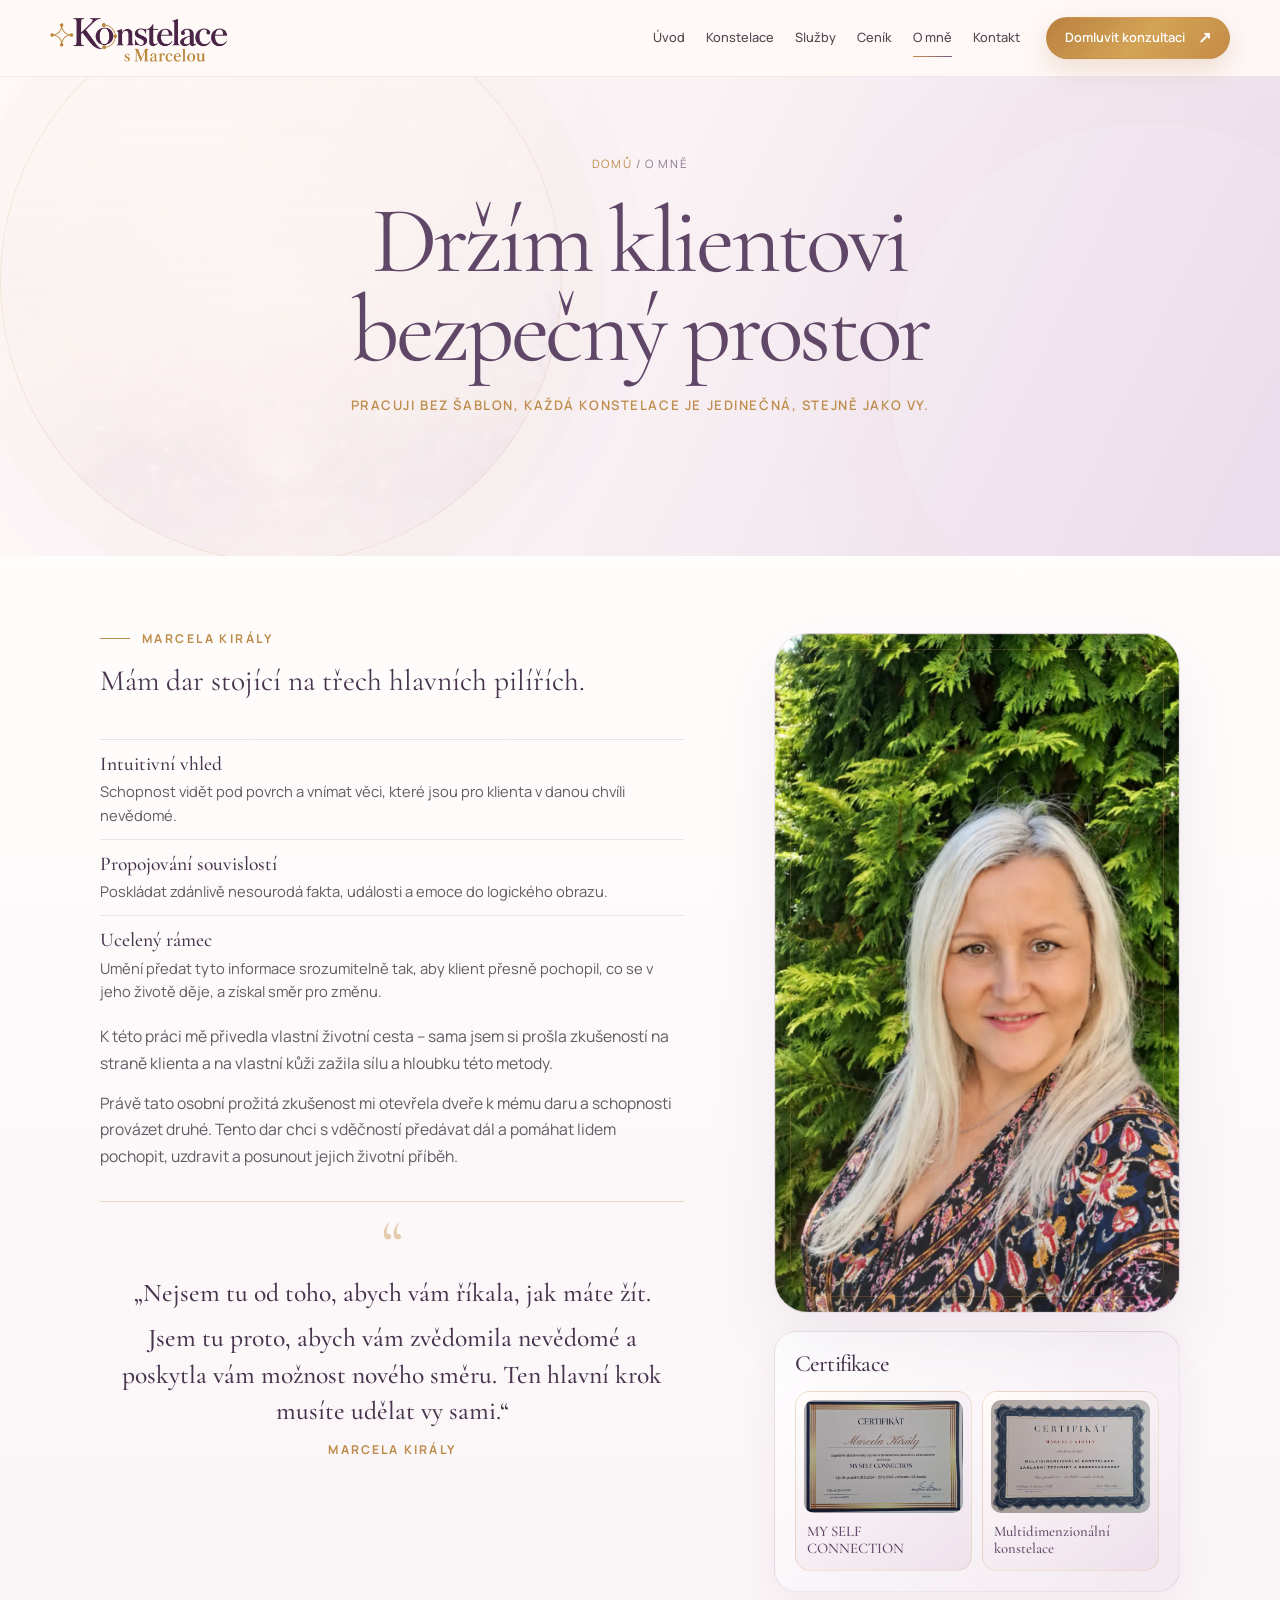
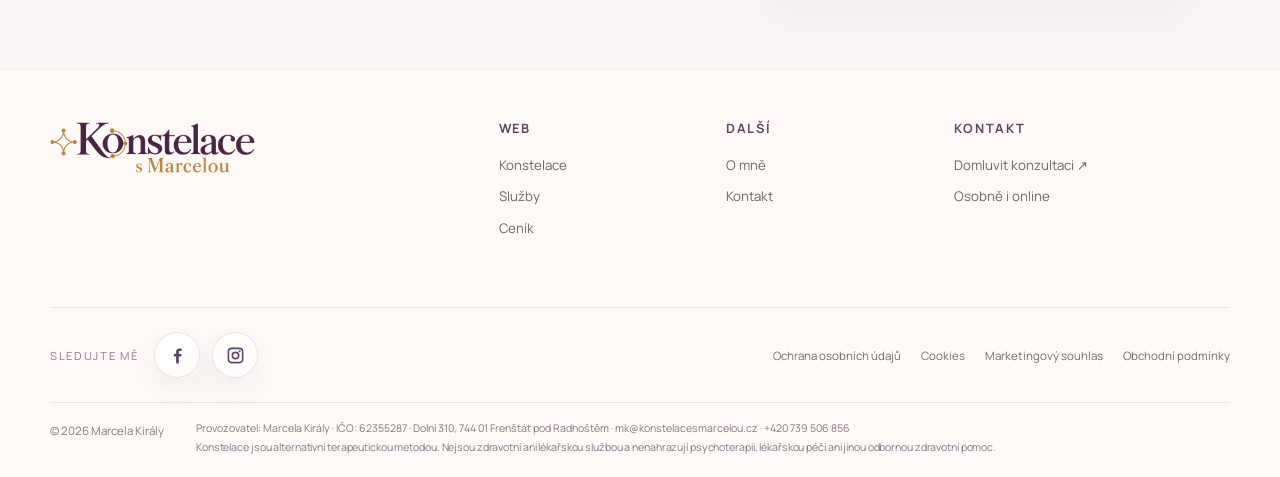
<file: o-mne.html>
<!doctype html>
<html lang="cs">
<head>
  <meta charset="utf-8">
  <meta name="viewport" content="width=device-width,initial-scale=1">
  <meta name="description" content="Poznejte Marcelu Király, její přístup k seberozvoji a konstelacím a certifikace v technice MY SELF CONNECTION od Michaely Bartošové.">
  <title>O mně – Marcela Király | Konstelace s Marcelou</title>
  <meta name="robots" content="index,follow,max-image-preview:large,max-snippet:-1,max-video-preview:-1">
  <meta name="author" content="Marcela Király">
  <link rel="canonical" href="https://konstelacesmarcelou.cz/o-mne.html">
  <link rel="alternate" hreflang="cs-CZ" href="https://konstelacesmarcelou.cz/o-mne.html">
  <link rel="alternate" hreflang="x-default" href="https://konstelacesmarcelou.cz/o-mne.html">
  <link rel="sitemap" type="application/xml" href="https://konstelacesmarcelou.cz/sitemap.xml">
  <meta property="og:locale" content="cs_CZ">
  <meta property="og:type" content="website">
  <meta property="og:site_name" content="Konstelace s Marcelou">
  <meta property="og:title" content="O mně – Marcela Király | Konstelace s Marcelou">
  <meta property="og:description" content="Poznejte Marcelu Király, její přístup k seberozvoji a konstelacím a certifikace v technice MY SELF CONNECTION od Michaely Bartošové.">
  <meta property="og:url" content="https://konstelacesmarcelou.cz/o-mne.html">
  <meta property="og:image" content="https://konstelacesmarcelou.cz/assets/images/logo-konstelace-s-marcelou.png">
  <meta property="og:image:secure_url" content="https://konstelacesmarcelou.cz/assets/images/logo-konstelace-s-marcelou.png">
  <meta property="og:image:type" content="image/png">
  <meta property="og:image:width" content="1400">
  <meta property="og:image:height" content="355">
  <meta property="og:image:alt" content="Logo Konstelace s Marcelou">
  <meta name="twitter:card" content="summary_large_image">
  <meta name="twitter:title" content="O mně – Marcela Király | Konstelace s Marcelou">
  <meta name="twitter:description" content="Poznejte Marcelu Király, její přístup k seberozvoji a konstelacím a certifikace v technice MY SELF CONNECTION od Michaely Bartošové.">
  <meta name="twitter:image" content="https://konstelacesmarcelou.cz/assets/images/logo-konstelace-s-marcelou.png">
  <meta name="twitter:image:alt" content="Logo Konstelace s Marcelou">
  <script type="application/ld+json">
{
  "@context": "https://schema.org",
  "@graph": [
    {
      "@type": "Organization",
      "@id": "https://konstelacesmarcelou.cz/#organization",
      "name": "Konstelace s Marcelou",
      "legalName": "Marcela Király",
      "url": "https://konstelacesmarcelou.cz/",
      "logo": {
        "@type": "ImageObject",
        "url": "https://konstelacesmarcelou.cz/assets/images/logo-konstelace-s-marcelou.png",
        "width": 1400,
        "height": 355
      },
      "image": "https://konstelacesmarcelou.cz/assets/images/logo-konstelace-s-marcelou.png",
      "description": "Citlivé konstelační provázení Marcely Király osobně i online.",
      "email": "mailto:mk@konstelacesmarcelou.cz",
      "telephone": "+420739506856",
      "identifier": {
        "@type": "PropertyValue",
        "propertyID": "IČO",
        "value": "62355287"
      },
      "address": {
        "@type": "PostalAddress",
        "streetAddress": "Dolní 310",
        "postalCode": "744 01",
        "addressLocality": "Frenštát pod Radhoštěm",
        "addressCountry": "CZ"
      },
      "founder": {
        "@id": "https://konstelacesmarcelou.cz/#marcela"
      },
      "areaServed": {
        "@type": "Country",
        "name": "Česko"
      },
      "availableLanguage": {
        "@type": "Language",
        "name": "čeština",
        "alternateName": "cs"
      }
    },
    {
      "@type": "Person",
      "@id": "https://konstelacesmarcelou.cz/#marcela",
      "name": "Marcela Király",
      "url": "https://konstelacesmarcelou.cz/o-mne.html",
      "image": "https://konstelacesmarcelou.cz/assets/images/marcela-kiraly-portrait-2026.webp",
      "jobTitle": "Konstelátorka",
      "worksFor": {
        "@id": "https://konstelacesmarcelou.cz/#organization"
      },
      "email": "mailto:mk@konstelacesmarcelou.cz",
      "telephone": "+420739506856",
      "knowsAbout": [
        "konstelace",
        "MY SELF CONNECTION",
        "intuitivní koučink",
        "seberozvoj"
      ]
    },
    {
      "@type": "WebSite",
      "@id": "https://konstelacesmarcelou.cz/#website",
      "url": "https://konstelacesmarcelou.cz/",
      "name": "Konstelace s Marcelou",
      "alternateName": "Marcela Király",
      "inLanguage": "cs-CZ",
      "publisher": {
        "@id": "https://konstelacesmarcelou.cz/#organization"
      }
    },
    {
      "@type": "BreadcrumbList",
      "@id": "https://konstelacesmarcelou.cz/o-mne.html#breadcrumb",
      "itemListElement": [
        {
          "@type": "ListItem",
          "position": 1,
          "name": "Úvod",
          "item": "https://konstelacesmarcelou.cz/"
        },
        {
          "@type": "ListItem",
          "position": 2,
          "name": "O mně",
          "item": "https://konstelacesmarcelou.cz/o-mne.html"
        }
      ]
    },
    {
      "@type": "AboutPage",
      "@id": "https://konstelacesmarcelou.cz/o-mne.html#webpage",
      "url": "https://konstelacesmarcelou.cz/o-mne.html",
      "name": "Marcela Király – konstelátorka | O mně",
      "description": "Poznejte Marcelu Király, její přístup k seberozvoji a konstelacím a certifikace v technice MY SELF CONNECTION od Michaely Bartošové.",
      "isPartOf": {
        "@id": "https://konstelacesmarcelou.cz/#website"
      },
      "about": {
        "@id": "https://konstelacesmarcelou.cz/#organization"
      },
      "inLanguage": "cs-CZ",
      "dateModified": "2026-09-24",
      "breadcrumb": {
        "@id": "https://konstelacesmarcelou.cz/o-mne.html#breadcrumb"
      },
      "mainEntity": {
        "@id": "https://konstelacesmarcelou.cz/#marcela"
      }
    }
  ]
}
  </script>
  <link rel="icon" type="image/png" href="assets/images/logo-konstelace-s-marcelou-symbol.png?v=20260915a">
  <link rel="apple-touch-icon" href="assets/images/logo-konstelace-s-marcelou-symbol.png?v=20260915a">
  <link rel="stylesheet" href="assets/css/style.css?v=20260920footer3">
  <link rel="stylesheet" href="assets/css/typography-cs.css">
  <link rel="stylesheet" href="assets/css/constellation-2026.css">
  <link rel="stylesheet" href="assets/css/subpages-2026.css?v=20260910e">
  <link rel="stylesheet" href="assets/css/content-2026.css?v=20260910c">
  <link rel="stylesheet" href="assets/css/about-page-overrides.css?v=20260920portrait1">
  <link rel="stylesheet" href="assets/css/ux-refresh-20260914.css?v=20260917faq1">
</head>
<body>
<header class="site-header" data-header><div class="container header-inner"><a class="brand" href="/" aria-label="Konstelace s Marcelou – domů"><img class="brand-logo" src="assets/images/logo-konstelace-s-marcelou.png?v=20260915a" alt="Konstelace s Marcelou" width="1400" height="355"></a><nav class="desktop-nav" aria-label="Hlavní navigace"><a href="/">Úvod</a><a href="konstelace.html">Konstelace</a><a href="sluzby.html">Služby</a><a href="cenik.html">Ceník</a><a href="o-mne.html" aria-current="page">O mně</a><a href="kontakt.html">Kontakt</a></nav><a class="btn btn-gold header-cta magnetic" href="kontakt.html"><span>Domluvit konzultaci</span><i>↗</i></a><button class="menu-toggle" aria-expanded="false" aria-controls="mobile-menu" aria-label="Otevřít menu"><span></span><span></span><span></span></button></div><nav class="mobile-menu" id="mobile-menu"><a href="/">Úvod</a><a href="konstelace.html">Konstelace</a><a href="sluzby.html">Služby</a><a href="cenik.html">Ceník</a><a href="o-mne.html">O mně</a><a href="kontakt.html">Kontakt</a></nav></header>
<main>
<section class="subhero about-simple-hero"><div class="container subhero-inner"><div class="subhero-copy reveal"><p class="crumb"><a href="/">Domů</a> / O mně</p><h1>Držím klientovi bezpečný prostor</h1><p class="about-hero-kicker">Pracuji bez šablon, každá konstelace je jedinečná, stejně jako vy.</p></div></div></section>

<section class="section about-simple"><div class="container about-simple-grid"><div class="about-profile-column reveal"><figure class="about-photo-placeholder has-photo"><img src="assets/images/marcela-kiraly-portrait-2026.webp?v=20260920portrait1" alt="Portrét Marcely Király v přírodě" loading="eager" decoding="async"></figure><section class="about-certifications" aria-labelledby="certifications-title"><h2 id="certifications-title">Certifikace</h2><div class="about-certifications-grid"><a class="about-certification" href="assets/images/certifikat-my-self-connection-clean.webp?v=20260917a" target="_blank" rel="noopener" aria-label="Otevřít certifikát MY SELF CONNECTION v plné velikosti"><span class="about-certification-image"><img src="assets/images/certifikat-my-self-connection-clean.webp?v=20260917a" alt="Certifikát Marcely Király z techniky MY SELF CONNECTION Michaely Bartošové" loading="lazy" decoding="async"></span><strong>MY SELF CONNECTION</strong></a><a class="about-certification" href="assets/images/certifikat-multidimenzionalni-konstelace-clean.webp?v=20260917a" target="_blank" rel="noopener" aria-label="Otevřít certifikát Multidimenzionální konstelace v plné velikosti"><span class="about-certification-image"><img src="assets/images/certifikat-multidimenzionalni-konstelace-clean.webp?v=20260917a" alt="Certifikát Marcely Király – Multidimenzionální konstelace" loading="lazy" decoding="async"></span><strong>Multidimenzionální konstelace</strong></a></div></section></div><div class="about-simple-copy reveal"><p class="about-name">Marcela Király</p><p class="about-intro">Mám dar stojící na třech hlavních pilířích.</p><div class="about-pillars-inline"><div class="about-pillar-inline"><strong>Intuitivní vhled</strong><p>Schopnost vidět pod povrch a vnímat věci, které jsou pro klienta v danou chvíli nevědomé.</p></div><div class="about-pillar-inline"><strong>Propojování souvislostí</strong><p>Poskládat zdánlivě nesourodá fakta, události a emoce do logického obrazu.</p></div><div class="about-pillar-inline"><strong>Ucelený rámec</strong><p>Umění předat tyto informace srozumitelně tak, aby klient přesně pochopil, co se v jeho životě děje, a získal směr pro změnu.</p></div></div><p>K této práci mě přivedla vlastní životní cesta – sama jsem si prošla zkušeností na straně klienta a na vlastní kůži zažila sílu a hloubku této metody.</p><p>Právě tato osobní prožitá zkušenost mi otevřela dveře k mému daru a schopnosti provázet druhé. Tento dar chci s vděčností předávat dál a pomáhat lidem pochopit, uzdravit a posunout jejich životní příběh.</p><blockquote class="about-statement"><p>„Nejsem tu od toho, abych vám říkala, jak máte žít.</p><p>Jsem tu proto, abych vám zvědomila nevědomé a poskytla vám možnost nového směru. Ten hlavní krok musíte udělat vy sami.“</p><cite>Marcela Király</cite></blockquote></div></div></section>
</main>
<footer class="inner-footer"><div class="container inner-footer-grid"><div><a class="brand" href="/"><img class="brand-logo" src="assets/images/logo-konstelace-s-marcelou.png?v=20260915a" alt="Konstelace s Marcelou" width="1400" height="355"></a></div><div class="footer-col"><strong>Web</strong><a href="konstelace.html">Konstelace</a><a href="sluzby.html">Služby</a><a href="cenik.html">Ceník</a></div><div class="footer-col"><strong>Další</strong><a href="o-mne.html">O mně</a><a href="kontakt.html">Kontakt</a></div><div class="footer-col"><strong>Kontakt</strong><a href="kontakt.html">Domluvit konzultaci ↗</a><span>Osobně i online</span></div></div><div class="container inner-footer-bottom"><span>© 2026 Marcela Király</span><span class="footer-disclaimer">Konstelace jsou alternativní terapeutickou metodou. Nejsou zdravotní ani lékařskou službou a nenahrazují psychoterapii, lékařskou péči ani jinou odbornou zdravotní pomoc.</span></div></footer>
<script src="assets/js/main.js?v=20261104facebook"></script>
</body></html>
</file>
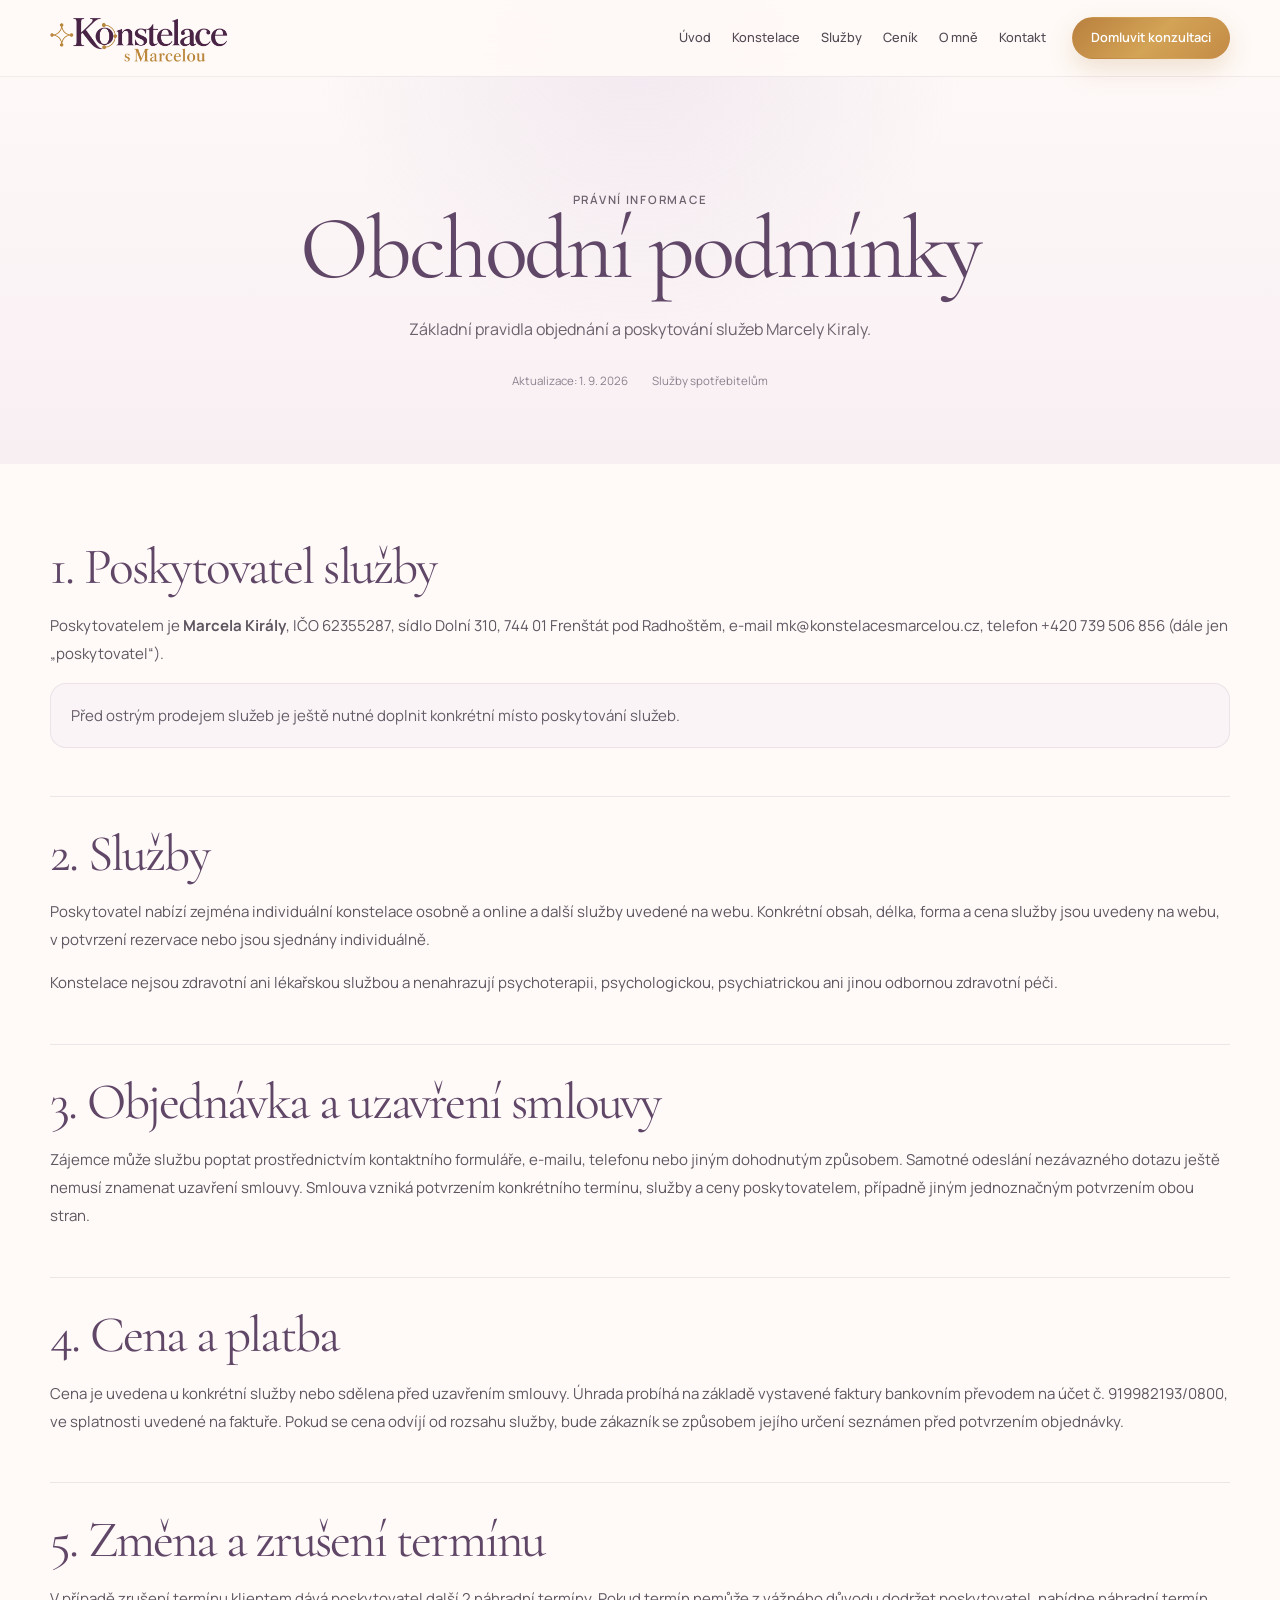
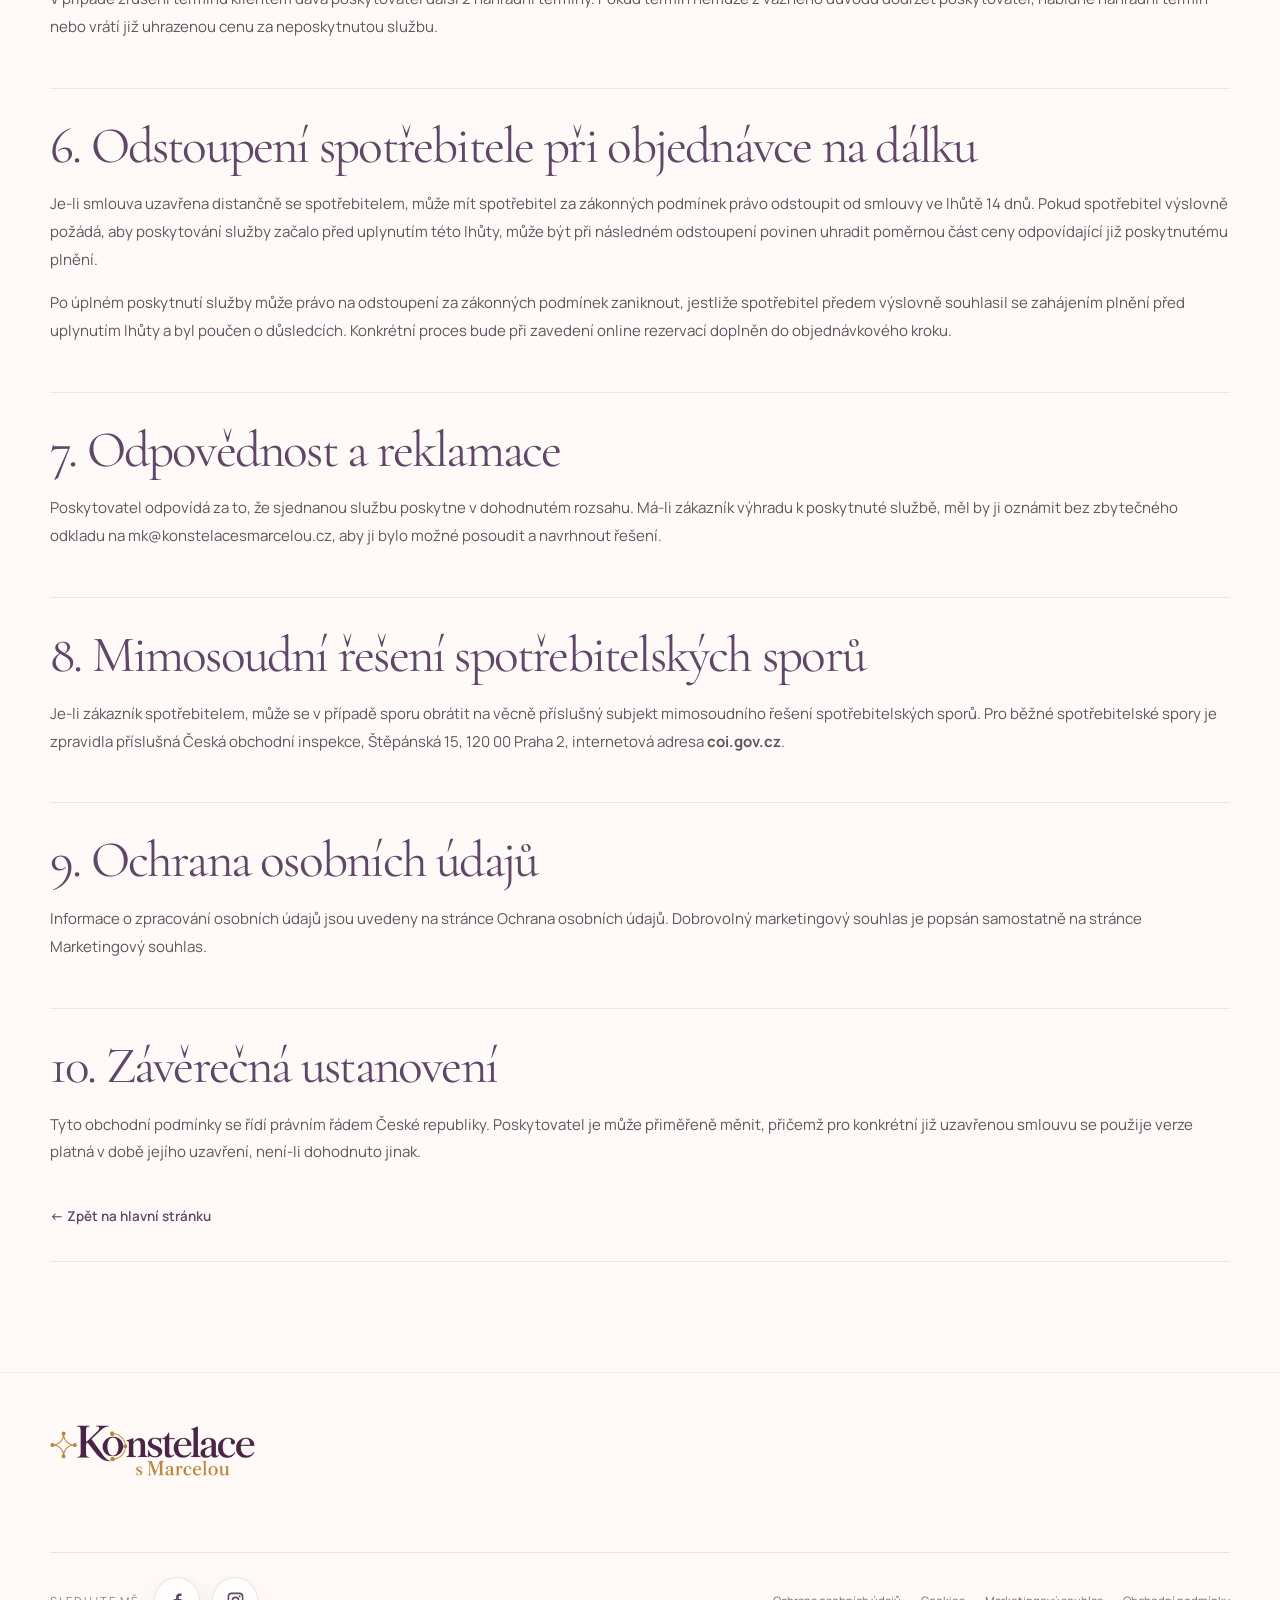
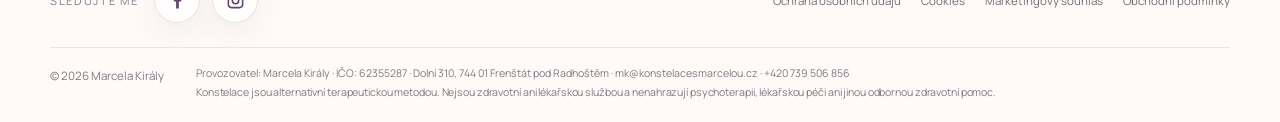
<file: obchodni-podminky.html>
<!doctype html>
<html lang="cs"><head><meta charset="utf-8"><meta name="viewport" content="width=device-width,initial-scale=1"><meta name="description" content="Obchodní podmínky pro objednání a poskytování služeb Marcely Király včetně pravidel rezervace, ceny, platby a práv spotřebitele."><title>Obchodní podmínky | Konstelace s Marcelou</title>
  <meta name="robots" content="index,follow,max-image-preview:large,max-snippet:-1,max-video-preview:-1">
  <meta name="author" content="Marcela Király">
  <link rel="canonical" href="https://konstelacesmarcelou.cz/obchodni-podminky.html">
  <link rel="alternate" hreflang="cs-CZ" href="https://konstelacesmarcelou.cz/obchodni-podminky.html">
  <link rel="alternate" hreflang="x-default" href="https://konstelacesmarcelou.cz/obchodni-podminky.html">
  <link rel="sitemap" type="application/xml" href="https://konstelacesmarcelou.cz/sitemap.xml">
  <meta property="og:locale" content="cs_CZ">
  <meta property="og:type" content="website">
  <meta property="og:site_name" content="Konstelace s Marcelou">
  <meta property="og:title" content="Obchodní podmínky | Konstelace s Marcelou">
  <meta property="og:description" content="Obchodní podmínky pro objednání a poskytování služeb Marcely Király včetně pravidel rezervace, ceny, platby a práv spotřebitele.">
  <meta property="og:url" content="https://konstelacesmarcelou.cz/obchodni-podminky.html">
  <meta property="og:image" content="https://konstelacesmarcelou.cz/assets/images/logo-konstelace-s-marcelou.png">
  <meta property="og:image:secure_url" content="https://konstelacesmarcelou.cz/assets/images/logo-konstelace-s-marcelou.png">
  <meta property="og:image:type" content="image/png">
  <meta property="og:image:width" content="1400">
  <meta property="og:image:height" content="355">
  <meta property="og:image:alt" content="Logo Konstelace s Marcelou">
  <meta name="twitter:card" content="summary_large_image">
  <meta name="twitter:title" content="Obchodní podmínky | Konstelace s Marcelou">
  <meta name="twitter:description" content="Obchodní podmínky pro objednání a poskytování služeb Marcely Király včetně pravidel rezervace, ceny, platby a práv spotřebitele.">
  <meta name="twitter:image" content="https://konstelacesmarcelou.cz/assets/images/logo-konstelace-s-marcelou.png">
  <meta name="twitter:image:alt" content="Logo Konstelace s Marcelou">
  <script type="application/ld+json">
{
  "@context": "https://schema.org",
  "@graph": [
    {
      "@type": "Organization",
      "@id": "https://konstelacesmarcelou.cz/#organization",
      "name": "Konstelace s Marcelou",
      "legalName": "Marcela Király",
      "url": "https://konstelacesmarcelou.cz/",
      "logo": {
        "@type": "ImageObject",
        "url": "https://konstelacesmarcelou.cz/assets/images/logo-konstelace-s-marcelou.png",
        "width": 1400,
        "height": 355
      },
      "image": "https://konstelacesmarcelou.cz/assets/images/logo-konstelace-s-marcelou.png",
      "description": "Citlivé konstelační provázení Marcely Király osobně i online.",
      "email": "mailto:mk@konstelacesmarcelou.cz",
      "telephone": "+420739506856",
      "identifier": {
        "@type": "PropertyValue",
        "propertyID": "IČO",
        "value": "62355287"
      },
      "address": {
        "@type": "PostalAddress",
        "streetAddress": "Dolní 310",
        "postalCode": "744 01",
        "addressLocality": "Frenštát pod Radhoštěm",
        "addressCountry": "CZ"
      },
      "founder": {
        "@id": "https://konstelacesmarcelou.cz/#marcela"
      },
      "areaServed": {
        "@type": "Country",
        "name": "Česko"
      },
      "availableLanguage": {
        "@type": "Language",
        "name": "čeština",
        "alternateName": "cs"
      }
    },
    {
      "@type": "Person",
      "@id": "https://konstelacesmarcelou.cz/#marcela",
      "name": "Marcela Király",
      "url": "https://konstelacesmarcelou.cz/o-mne.html",
      "image": "https://konstelacesmarcelou.cz/assets/images/marcela-kiraly-restored.webp",
      "jobTitle": "Konstelátorka",
      "worksFor": {
        "@id": "https://konstelacesmarcelou.cz/#organization"
      },
      "email": "mailto:mk@konstelacesmarcelou.cz",
      "telephone": "+420739506856",
      "knowsAbout": [
        "konstelace",
        "MY SELF CONNECTION",
        "intuitivní koučink"
      ]
    },
    {
      "@type": "WebSite",
      "@id": "https://konstelacesmarcelou.cz/#website",
      "url": "https://konstelacesmarcelou.cz/",
      "name": "Konstelace s Marcelou",
      "alternateName": "Marcela Király",
      "inLanguage": "cs-CZ",
      "publisher": {
        "@id": "https://konstelacesmarcelou.cz/#organization"
      }
    },
    {
      "@type": "BreadcrumbList",
      "@id": "https://konstelacesmarcelou.cz/obchodni-podminky.html#breadcrumb",
      "itemListElement": [
        {
          "@type": "ListItem",
          "position": 1,
          "name": "Úvod",
          "item": "https://konstelacesmarcelou.cz/"
        },
        {
          "@type": "ListItem",
          "position": 2,
          "name": "Obchodní podmínky",
          "item": "https://konstelacesmarcelou.cz/obchodni-podminky.html"
        }
      ]
    },
    {
      "@type": "WebPage",
      "@id": "https://konstelacesmarcelou.cz/obchodni-podminky.html#webpage",
      "url": "https://konstelacesmarcelou.cz/obchodni-podminky.html",
      "name": "Obchodní podmínky | Konstelace s Marcelou",
      "description": "Obchodní podmínky pro objednání a poskytování služeb Marcely Király včetně pravidel rezervace, ceny, platby a práv spotřebitele.",
      "isPartOf": {
        "@id": "https://konstelacesmarcelou.cz/#website"
      },
      "about": {
        "@id": "https://konstelacesmarcelou.cz/#organization"
      },
      "inLanguage": "cs-CZ",
      "dateModified": "2026-09-17",
      "breadcrumb": {
        "@id": "https://konstelacesmarcelou.cz/obchodni-podminky.html#breadcrumb"
      }
    }
  ]
}
  </script>
  <link rel="icon" type="image/png" href="assets/images/logo-konstelace-s-marcelou-symbol.png?v=20260915a">
  <link rel="apple-touch-icon" href="assets/images/logo-konstelace-s-marcelou-symbol.png?v=20260915a"><link rel="stylesheet" href="assets/css/style.css?v=20260920footer3"><link rel="stylesheet" href="assets/css/typography-cs.css"><link rel="stylesheet" href="assets/css/constellation-2026.css"><link rel="stylesheet" href="assets/css/subpages-2026.css"><link rel="stylesheet" href="assets/css/legal-mobile-2026.css?v=20260920footer4"><link rel="stylesheet" href="assets/css/ux-refresh-20260914.css?v=20260917faq1"></head><body>
<header class="site-header" data-header><div class="container header-inner"><a class="brand" href="/"><img class="brand-logo" src="assets/images/logo-konstelace-s-marcelou.png?v=20260915a" alt="Konstelace s Marcelou" width="1400" height="355"></a><nav class="desktop-nav"><a href="/">Úvod</a><a href="konstelace.html">Konstelace</a><a href="sluzby.html">Služby</a><a href="cenik.html">Ceník</a><a href="o-mne.html">O mně</a><a href="kontakt.html">Kontakt</a></nav><a class="btn btn-gold header-cta" href="kontakt.html">Domluvit konzultaci</a><button class="menu-toggle" aria-expanded="false" aria-controls="mobile-menu" aria-label="Otevřít menu"><span></span><span></span><span></span></button></div><nav class="mobile-menu" id="mobile-menu"><a href="/">Úvod</a><a href="konstelace.html">Konstelace</a><a href="sluzby.html">Služby</a><a href="cenik.html">Ceník</a><a href="o-mne.html">O mně</a><a href="kontakt.html">Kontakt</a></nav></header>
<main><section class="legal-hero"><div class="container"><p class="eyebrow">Právní informace</p><h1>Obchodní podmínky</h1><p>Základní pravidla objednání a poskytování služeb Marcely Kiraly.</p><div class="legal-meta"><span>Aktualizace: 1. 9. 2026</span><span>Služby spotřebitelům</span></div></div></section><section class="legal-page"><div class="container legal-content">
<section><h2>1. Poskytovatel služby</h2><p>Poskytovatelem je <strong>Marcela Király</strong>, IČO 62355287, sídlo Dolní 310, 744 01 Frenštát pod Radhoštěm, e-mail <a href="mailto:mk@konstelacesmarcelou.cz">mk@konstelacesmarcelou.cz</a>, telefon <a href="tel:+420739506856">+420 739 506 856</a> (dále jen „poskytovatel“).</p><p class="legal-highlight">Před ostrým prodejem služeb je ještě nutné doplnit konkrétní místo poskytování služeb.</p></section>
<section><h2>2. Služby</h2><p>Poskytovatel nabízí zejména individuální konstelace osobně a online a další služby uvedené na webu. Konkrétní obsah, délka, forma a cena služby jsou uvedeny na webu, v potvrzení rezervace nebo jsou sjednány individuálně.</p><p>Konstelace nejsou zdravotní ani lékařskou službou a nenahrazují psychoterapii, psychologickou, psychiatrickou ani jinou odbornou zdravotní péči.</p></section>
<section><h2>3. Objednávka a uzavření smlouvy</h2><p>Zájemce může službu poptat prostřednictvím kontaktního formuláře, e-mailu, telefonu nebo jiným dohodnutým způsobem. Samotné odeslání nezávazného dotazu ještě nemusí znamenat uzavření smlouvy. Smlouva vzniká potvrzením konkrétního termínu, služby a ceny poskytovatelem, případně jiným jednoznačným potvrzením obou stran.</p></section>
<section><h2>4. Cena a platba</h2><p>Cena je uvedena u konkrétní služby nebo sdělena před uzavřením smlouvy. Úhrada probíhá na základě vystavené faktury bankovním převodem na účet č. 919982193/0800, ve splatnosti uvedené na faktuře. Pokud se cena odvíjí od rozsahu služby, bude zákazník se způsobem jejího určení seznámen před potvrzením objednávky.</p></section>
<section><h2>5. Změna a zrušení termínu</h2><p>V případě zrušení termínu klientem dává poskytovatel další 2 náhradní termíny. Pokud termín nemůže z vážného důvodu dodržet poskytovatel, nabídne náhradní termín nebo vrátí již uhrazenou cenu za neposkytnutou službu.</p></section>
<section><h2>6. Odstoupení spotřebitele při objednávce na dálku</h2><p>Je-li smlouva uzavřena distančně se spotřebitelem, může mít spotřebitel za zákonných podmínek právo odstoupit od smlouvy ve lhůtě 14 dnů. Pokud spotřebitel výslovně požádá, aby poskytování služby začalo před uplynutím této lhůty, může být při následném odstoupení povinen uhradit poměrnou část ceny odpovídající již poskytnutému plnění.</p><p>Po úplném poskytnutí služby může právo na odstoupení za zákonných podmínek zaniknout, jestliže spotřebitel předem výslovně souhlasil se zahájením plnění před uplynutím lhůty a byl poučen o důsledcích. Konkrétní proces bude při zavedení online rezervací doplněn do objednávkového kroku.</p></section>
<section><h2>7. Odpovědnost a reklamace</h2><p>Poskytovatel odpovídá za to, že sjednanou službu poskytne v dohodnutém rozsahu. Má-li zákazník výhradu k poskytnuté službě, měl by ji oznámit bez zbytečného odkladu na <a href="mailto:mk@konstelacesmarcelou.cz">mk@konstelacesmarcelou.cz</a>, aby ji bylo možné posoudit a navrhnout řešení.</p></section>
<section><h2>8. Mimosoudní řešení spotřebitelských sporů</h2><p>Je-li zákazník spotřebitelem, může se v případě sporu obrátit na věcně příslušný subjekt mimosoudního řešení spotřebitelských sporů. Pro běžné spotřebitelské spory je zpravidla příslušná Česká obchodní inspekce, Štěpánská 15, 120 00 Praha 2, internetová adresa <strong>coi.gov.cz</strong>.</p></section>
<section><h2>9. Ochrana osobních údajů</h2><p>Informace o zpracování osobních údajů jsou uvedeny na stránce <a href="ochrana-osobnich-udaju.html">Ochrana osobních údajů</a>. Dobrovolný marketingový souhlas je popsán samostatně na stránce <a href="marketingovy-souhlas.html">Marketingový souhlas</a>.</p></section>
<section><h2>10. Závěrečná ustanovení</h2><p>Tyto obchodní podmínky se řídí právním řádem České republiky. Poskytovatel je může přiměřeně měnit, přičemž pro konkrétní již uzavřenou smlouvu se použije verze platná v době jejího uzavření, není-li dohodnuto jinak.</p><a class="legal-back" href="/">← Zpět na hlavní stránku</a></section>
</div></section></main>
<footer class="inner-footer"><div class="container inner-footer-grid"><div><a class="brand" href="/"><img class="brand-logo" src="assets/images/logo-konstelace-s-marcelou.png?v=20260915a" alt="Konstelace s Marcelou" width="1400" height="355"></a></div></div><div class="container inner-footer-bottom"><span>© 2026 Marcela Király</span><span class="footer-disclaimer">Konstelace jsou alternativní terapeutickou metodou. Nejsou zdravotní ani lékařskou službou a nenahrazují psychoterapii, lékařskou péči ani jinou odbornou zdravotní pomoc.</span></div></footer><script src="assets/js/main.js?v=20261104facebook"></script></body></html>
</file>
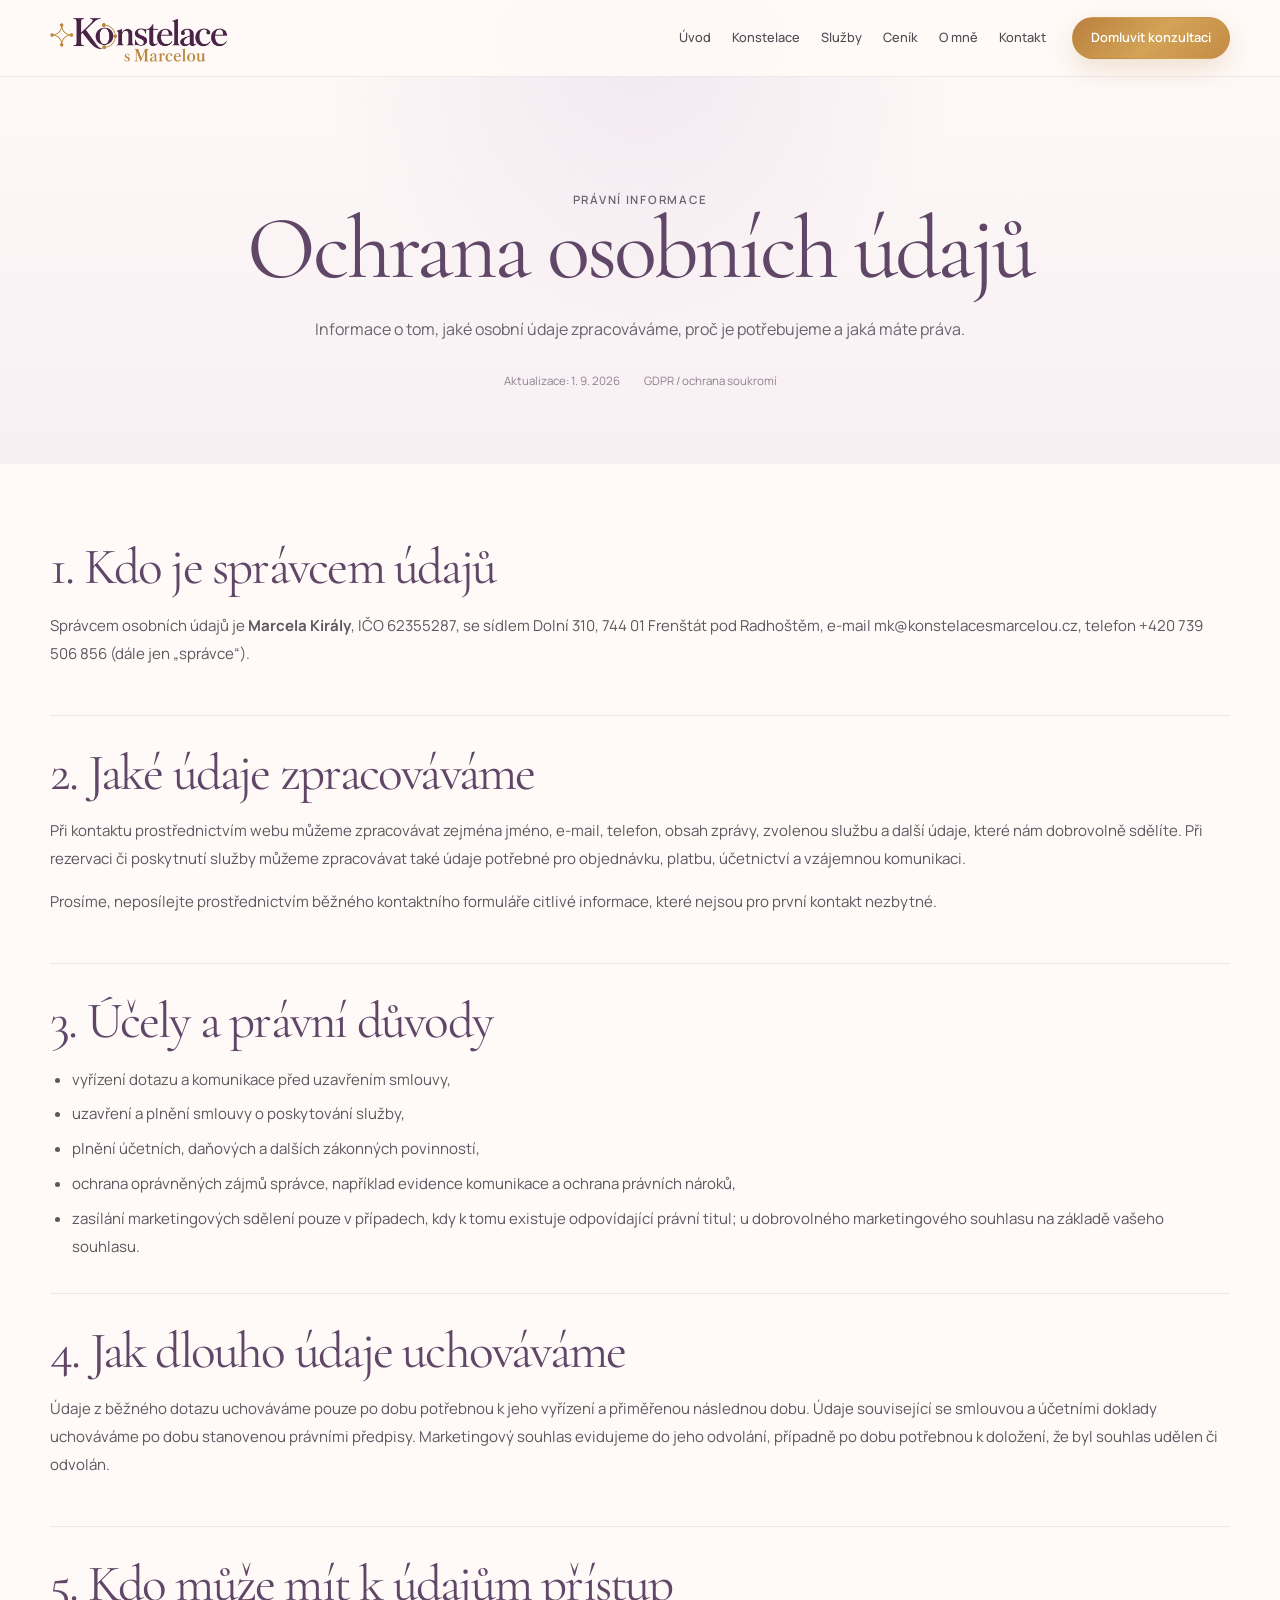
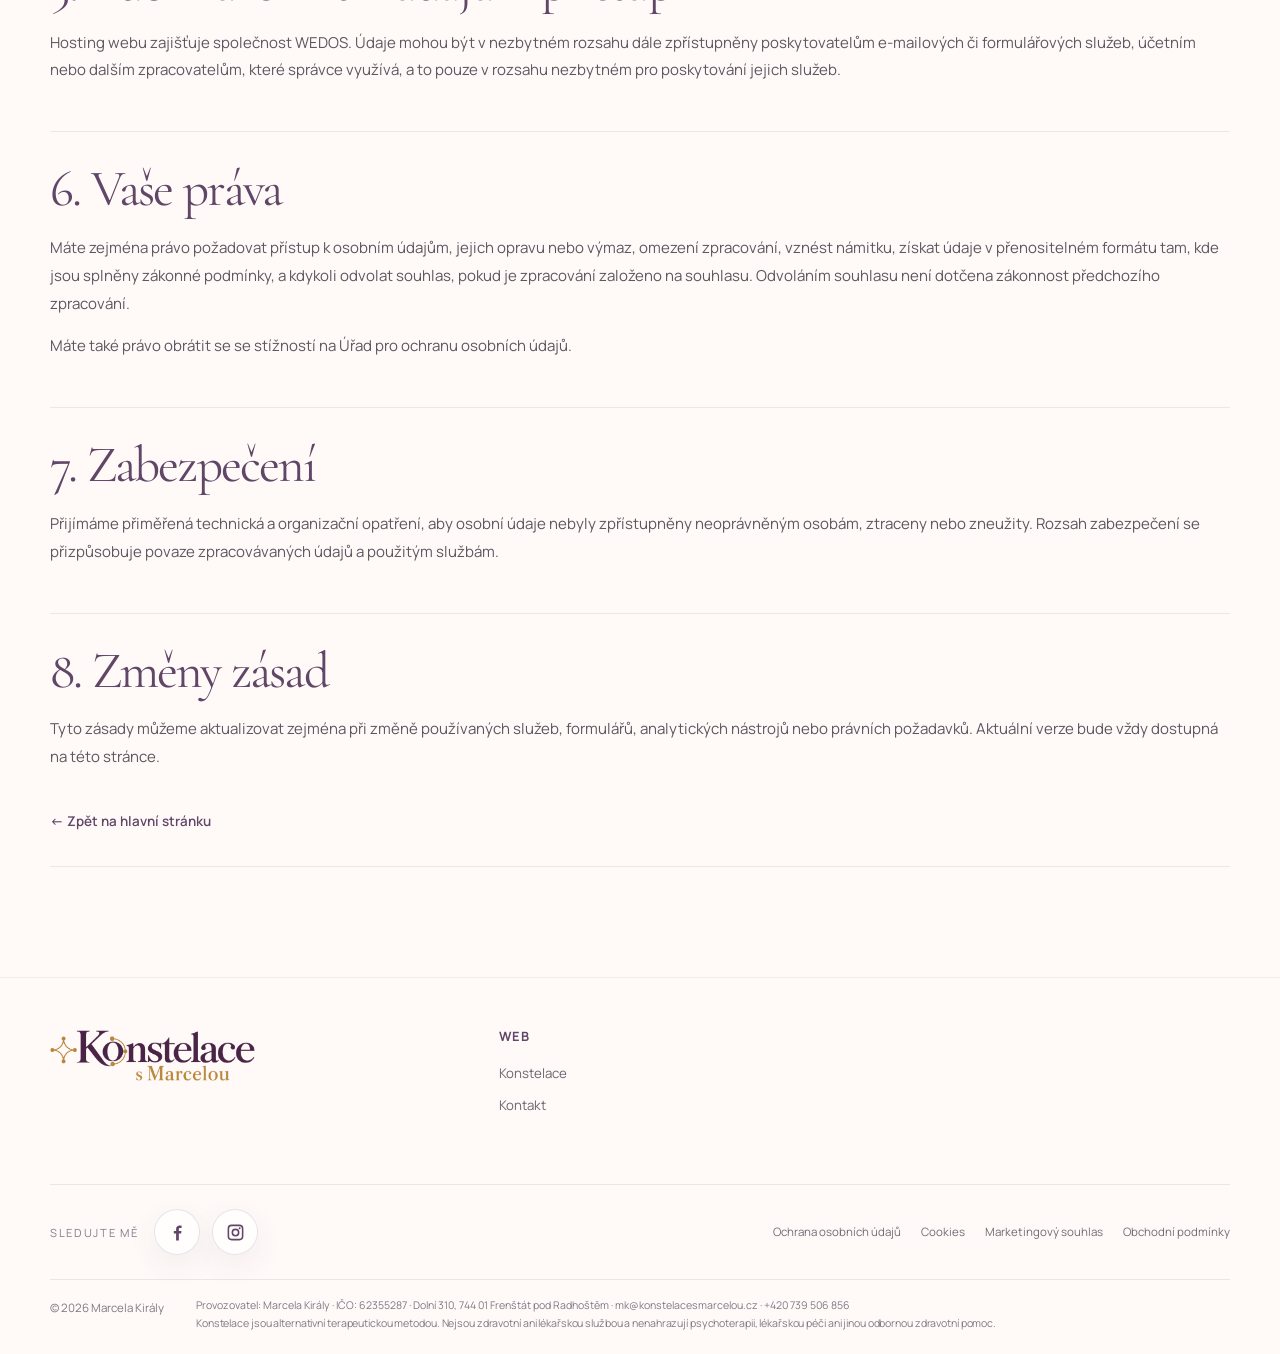
<file: ochrana-osobnich-udaju.html>
<!doctype html>
<html lang="cs">
<head>
  <meta charset="utf-8"><meta name="viewport" content="width=device-width,initial-scale=1">
  <meta name="description" content="Zásady zpracování a ochrany osobních údajů na webu Konstelace s Marcelou, účely zpracování, doba uchování a práva návštěvníků.">
  <title>Ochrana osobních údajů | Konstelace s Marcelou</title>
  <meta name="robots" content="index,follow,max-image-preview:large,max-snippet:-1,max-video-preview:-1">
  <meta name="author" content="Marcela Király">
  <link rel="canonical" href="https://konstelacesmarcelou.cz/ochrana-osobnich-udaju.html">
  <link rel="alternate" hreflang="cs-CZ" href="https://konstelacesmarcelou.cz/ochrana-osobnich-udaju.html">
  <link rel="alternate" hreflang="x-default" href="https://konstelacesmarcelou.cz/ochrana-osobnich-udaju.html">
  <link rel="sitemap" type="application/xml" href="https://konstelacesmarcelou.cz/sitemap.xml">
  <meta property="og:locale" content="cs_CZ">
  <meta property="og:type" content="website">
  <meta property="og:site_name" content="Konstelace s Marcelou">
  <meta property="og:title" content="Ochrana osobních údajů | Konstelace s Marcelou">
  <meta property="og:description" content="Zásady zpracování a ochrany osobních údajů na webu Konstelace s Marcelou, účely zpracování, doba uchování a práva návštěvníků.">
  <meta property="og:url" content="https://konstelacesmarcelou.cz/ochrana-osobnich-udaju.html">
  <meta property="og:image" content="https://konstelacesmarcelou.cz/assets/images/logo-konstelace-s-marcelou.png">
  <meta property="og:image:secure_url" content="https://konstelacesmarcelou.cz/assets/images/logo-konstelace-s-marcelou.png">
  <meta property="og:image:type" content="image/png">
  <meta property="og:image:width" content="1400">
  <meta property="og:image:height" content="355">
  <meta property="og:image:alt" content="Logo Konstelace s Marcelou">
  <meta name="twitter:card" content="summary_large_image">
  <meta name="twitter:title" content="Ochrana osobních údajů | Konstelace s Marcelou">
  <meta name="twitter:description" content="Zásady zpracování a ochrany osobních údajů na webu Konstelace s Marcelou, účely zpracování, doba uchování a práva návštěvníků.">
  <meta name="twitter:image" content="https://konstelacesmarcelou.cz/assets/images/logo-konstelace-s-marcelou.png">
  <meta name="twitter:image:alt" content="Logo Konstelace s Marcelou">
  <script type="application/ld+json">
{
  "@context": "https://schema.org",
  "@graph": [
    {
      "@type": "Organization",
      "@id": "https://konstelacesmarcelou.cz/#organization",
      "name": "Konstelace s Marcelou",
      "legalName": "Marcela Király",
      "url": "https://konstelacesmarcelou.cz/",
      "logo": {
        "@type": "ImageObject",
        "url": "https://konstelacesmarcelou.cz/assets/images/logo-konstelace-s-marcelou.png",
        "width": 1400,
        "height": 355
      },
      "image": "https://konstelacesmarcelou.cz/assets/images/logo-konstelace-s-marcelou.png",
      "description": "Citlivé konstelační provázení Marcely Király osobně i online.",
      "email": "mailto:mk@konstelacesmarcelou.cz",
      "telephone": "+420739506856",
      "identifier": {
        "@type": "PropertyValue",
        "propertyID": "IČO",
        "value": "62355287"
      },
      "address": {
        "@type": "PostalAddress",
        "streetAddress": "Dolní 310",
        "postalCode": "744 01",
        "addressLocality": "Frenštát pod Radhoštěm",
        "addressCountry": "CZ"
      },
      "founder": {
        "@id": "https://konstelacesmarcelou.cz/#marcela"
      },
      "areaServed": {
        "@type": "Country",
        "name": "Česko"
      },
      "availableLanguage": {
        "@type": "Language",
        "name": "čeština",
        "alternateName": "cs"
      }
    },
    {
      "@type": "Person",
      "@id": "https://konstelacesmarcelou.cz/#marcela",
      "name": "Marcela Király",
      "url": "https://konstelacesmarcelou.cz/o-mne.html",
      "image": "https://konstelacesmarcelou.cz/assets/images/marcela-kiraly-restored.webp",
      "jobTitle": "Konstelátorka",
      "worksFor": {
        "@id": "https://konstelacesmarcelou.cz/#organization"
      },
      "email": "mailto:mk@konstelacesmarcelou.cz",
      "telephone": "+420739506856",
      "knowsAbout": [
        "konstelace",
        "MY SELF CONNECTION",
        "intuitivní koučink"
      ]
    },
    {
      "@type": "WebSite",
      "@id": "https://konstelacesmarcelou.cz/#website",
      "url": "https://konstelacesmarcelou.cz/",
      "name": "Konstelace s Marcelou",
      "alternateName": "Marcela Király",
      "inLanguage": "cs-CZ",
      "publisher": {
        "@id": "https://konstelacesmarcelou.cz/#organization"
      }
    },
    {
      "@type": "BreadcrumbList",
      "@id": "https://konstelacesmarcelou.cz/ochrana-osobnich-udaju.html#breadcrumb",
      "itemListElement": [
        {
          "@type": "ListItem",
          "position": 1,
          "name": "Úvod",
          "item": "https://konstelacesmarcelou.cz/"
        },
        {
          "@type": "ListItem",
          "position": 2,
          "name": "Ochrana osobních údajů",
          "item": "https://konstelacesmarcelou.cz/ochrana-osobnich-udaju.html"
        }
      ]
    },
    {
      "@type": "WebPage",
      "@id": "https://konstelacesmarcelou.cz/ochrana-osobnich-udaju.html#webpage",
      "url": "https://konstelacesmarcelou.cz/ochrana-osobnich-udaju.html",
      "name": "Ochrana osobních údajů | Konstelace s Marcelou",
      "description": "Zásady zpracování a ochrany osobních údajů na webu Konstelace s Marcelou, účely zpracování, doba uchování a práva návštěvníků.",
      "isPartOf": {
        "@id": "https://konstelacesmarcelou.cz/#website"
      },
      "about": {
        "@id": "https://konstelacesmarcelou.cz/#organization"
      },
      "inLanguage": "cs-CZ",
      "dateModified": "2026-09-17",
      "breadcrumb": {
        "@id": "https://konstelacesmarcelou.cz/ochrana-osobnich-udaju.html#breadcrumb"
      }
    }
  ]
}
  </script>
  <link rel="icon" type="image/png" href="assets/images/logo-konstelace-s-marcelou-symbol.png?v=20260915a">
  <link rel="apple-touch-icon" href="assets/images/logo-konstelace-s-marcelou-symbol.png?v=20260915a">
  <link rel="stylesheet" href="assets/css/style.css?v=20260920footer3"><link rel="stylesheet" href="assets/css/typography-cs.css"><link rel="stylesheet" href="assets/css/constellation-2026.css"><link rel="stylesheet" href="assets/css/subpages-2026.css"><link rel="stylesheet" href="assets/css/legal-mobile-2026.css?v=20260920footer4">
  <link rel="stylesheet" href="assets/css/ux-refresh-20260914.css?v=20260917faq1">
</head>
<body>
<header class="site-header" data-header><div class="container header-inner"><a class="brand" href="/"><img class="brand-logo" src="assets/images/logo-konstelace-s-marcelou.png?v=20260915a" alt="Konstelace s Marcelou" width="1400" height="355"></a><nav class="desktop-nav"><a href="/">Úvod</a><a href="konstelace.html">Konstelace</a><a href="sluzby.html">Služby</a><a href="cenik.html">Ceník</a><a href="o-mne.html">O mně</a><a href="kontakt.html">Kontakt</a></nav><a class="btn btn-gold header-cta" href="kontakt.html">Domluvit konzultaci</a><button class="menu-toggle" aria-expanded="false" aria-controls="mobile-menu" aria-label="Otevřít menu"><span></span><span></span><span></span></button></div><nav class="mobile-menu" id="mobile-menu"><a href="/">Úvod</a><a href="konstelace.html">Konstelace</a><a href="sluzby.html">Služby</a><a href="cenik.html">Ceník</a><a href="o-mne.html">O mně</a><a href="kontakt.html">Kontakt</a></nav></header>
<main>
<section class="legal-hero"><div class="container"><p class="eyebrow">Právní informace</p><h1>Ochrana osobních údajů</h1><p>Informace o tom, jaké osobní údaje zpracováváme, proč je potřebujeme a jaká máte práva.</p><div class="legal-meta"><span>Aktualizace: 1. 9. 2026</span><span>GDPR / ochrana soukromí</span></div></div></section>
<section class="legal-page"><div class="container legal-content">
<section><h2>1. Kdo je správcem údajů</h2><p>Správcem osobních údajů je <strong>Marcela Király</strong>, IČO 62355287, se sídlem Dolní 310, 744 01 Frenštát pod Radhoštěm, e-mail <a href="mailto:mk@konstelacesmarcelou.cz">mk@konstelacesmarcelou.cz</a>, telefon <a href="tel:+420739506856">+420 739 506 856</a> (dále jen „správce“).</p></section>
<section><h2>2. Jaké údaje zpracováváme</h2><p>Při kontaktu prostřednictvím webu můžeme zpracovávat zejména jméno, e-mail, telefon, obsah zprávy, zvolenou službu a další údaje, které nám dobrovolně sdělíte. Při rezervaci či poskytnutí služby můžeme zpracovávat také údaje potřebné pro objednávku, platbu, účetnictví a vzájemnou komunikaci.</p><p>Prosíme, neposílejte prostřednictvím běžného kontaktního formuláře citlivé informace, které nejsou pro první kontakt nezbytné.</p></section>
<section><h2>3. Účely a právní důvody</h2><ul><li>vyřízení dotazu a komunikace před uzavřením smlouvy,</li><li>uzavření a plnění smlouvy o poskytování služby,</li><li>plnění účetních, daňových a dalších zákonných povinností,</li><li>ochrana oprávněných zájmů správce, například evidence komunikace a ochrana právních nároků,</li><li>zasílání marketingových sdělení pouze v případech, kdy k tomu existuje odpovídající právní titul; u dobrovolného marketingového souhlasu na základě vašeho souhlasu.</li></ul></section>
<section><h2>4. Jak dlouho údaje uchováváme</h2><p>Údaje z běžného dotazu uchováváme pouze po dobu potřebnou k jeho vyřízení a přiměřenou následnou dobu. Údaje související se smlouvou a účetními doklady uchováváme po dobu stanovenou právními předpisy. Marketingový souhlas evidujeme do jeho odvolání, případně po dobu potřebnou k doložení, že byl souhlas udělen či odvolán.</p></section>
<section><h2>5. Kdo může mít k údajům přístup</h2><p>Hosting webu zajišťuje společnost WEDOS. Údaje mohou být v nezbytném rozsahu dále zpřístupněny poskytovatelům e-mailových či formulářových služeb, účetním nebo dalším zpracovatelům, které správce využívá, a to pouze v rozsahu nezbytném pro poskytování jejich služeb.</p></section>
<section><h2>6. Vaše práva</h2><p>Máte zejména právo požadovat přístup k osobním údajům, jejich opravu nebo výmaz, omezení zpracování, vznést námitku, získat údaje v přenositelném formátu tam, kde jsou splněny zákonné podmínky, a kdykoli odvolat souhlas, pokud je zpracování založeno na souhlasu. Odvoláním souhlasu není dotčena zákonnost předchozího zpracování.</p><p>Máte také právo obrátit se se stížností na Úřad pro ochranu osobních údajů.</p></section>
<section><h2>7. Zabezpečení</h2><p>Přijímáme přiměřená technická a organizační opatření, aby osobní údaje nebyly zpřístupněny neoprávněným osobám, ztraceny nebo zneužity. Rozsah zabezpečení se přizpůsobuje povaze zpracovávaných údajů a použitým službám.</p></section>
<section><h2>8. Změny zásad</h2><p>Tyto zásady můžeme aktualizovat zejména při změně používaných služeb, formulářů, analytických nástrojů nebo právních požadavků. Aktuální verze bude vždy dostupná na této stránce.</p><a class="legal-back" href="/">← Zpět na hlavní stránku</a></section>
</div></section>
</main>
<footer class="inner-footer"><div class="container inner-footer-grid"><div><a class="brand" href="/"><img class="brand-logo" src="assets/images/logo-konstelace-s-marcelou.png?v=20260915a" alt="Konstelace s Marcelou" width="1400" height="355"></a></div><div class="footer-col"><strong>Web</strong><a href="konstelace.html">Konstelace</a><a href="kontakt.html">Kontakt</a></div></div><div class="container inner-footer-bottom"><span>© 2026 Marcela Kiraly</span><span class="footer-disclaimer">Konstelace jsou alternativní terapeutickou metodou. Nejsou zdravotní ani lékařskou službou a nenahrazují psychoterapii, lékařskou péči ani jinou odbornou zdravotní pomoc.</span></div></footer>
<script src="assets/js/main.js?v=20261104facebook"></script></body></html>
</file>
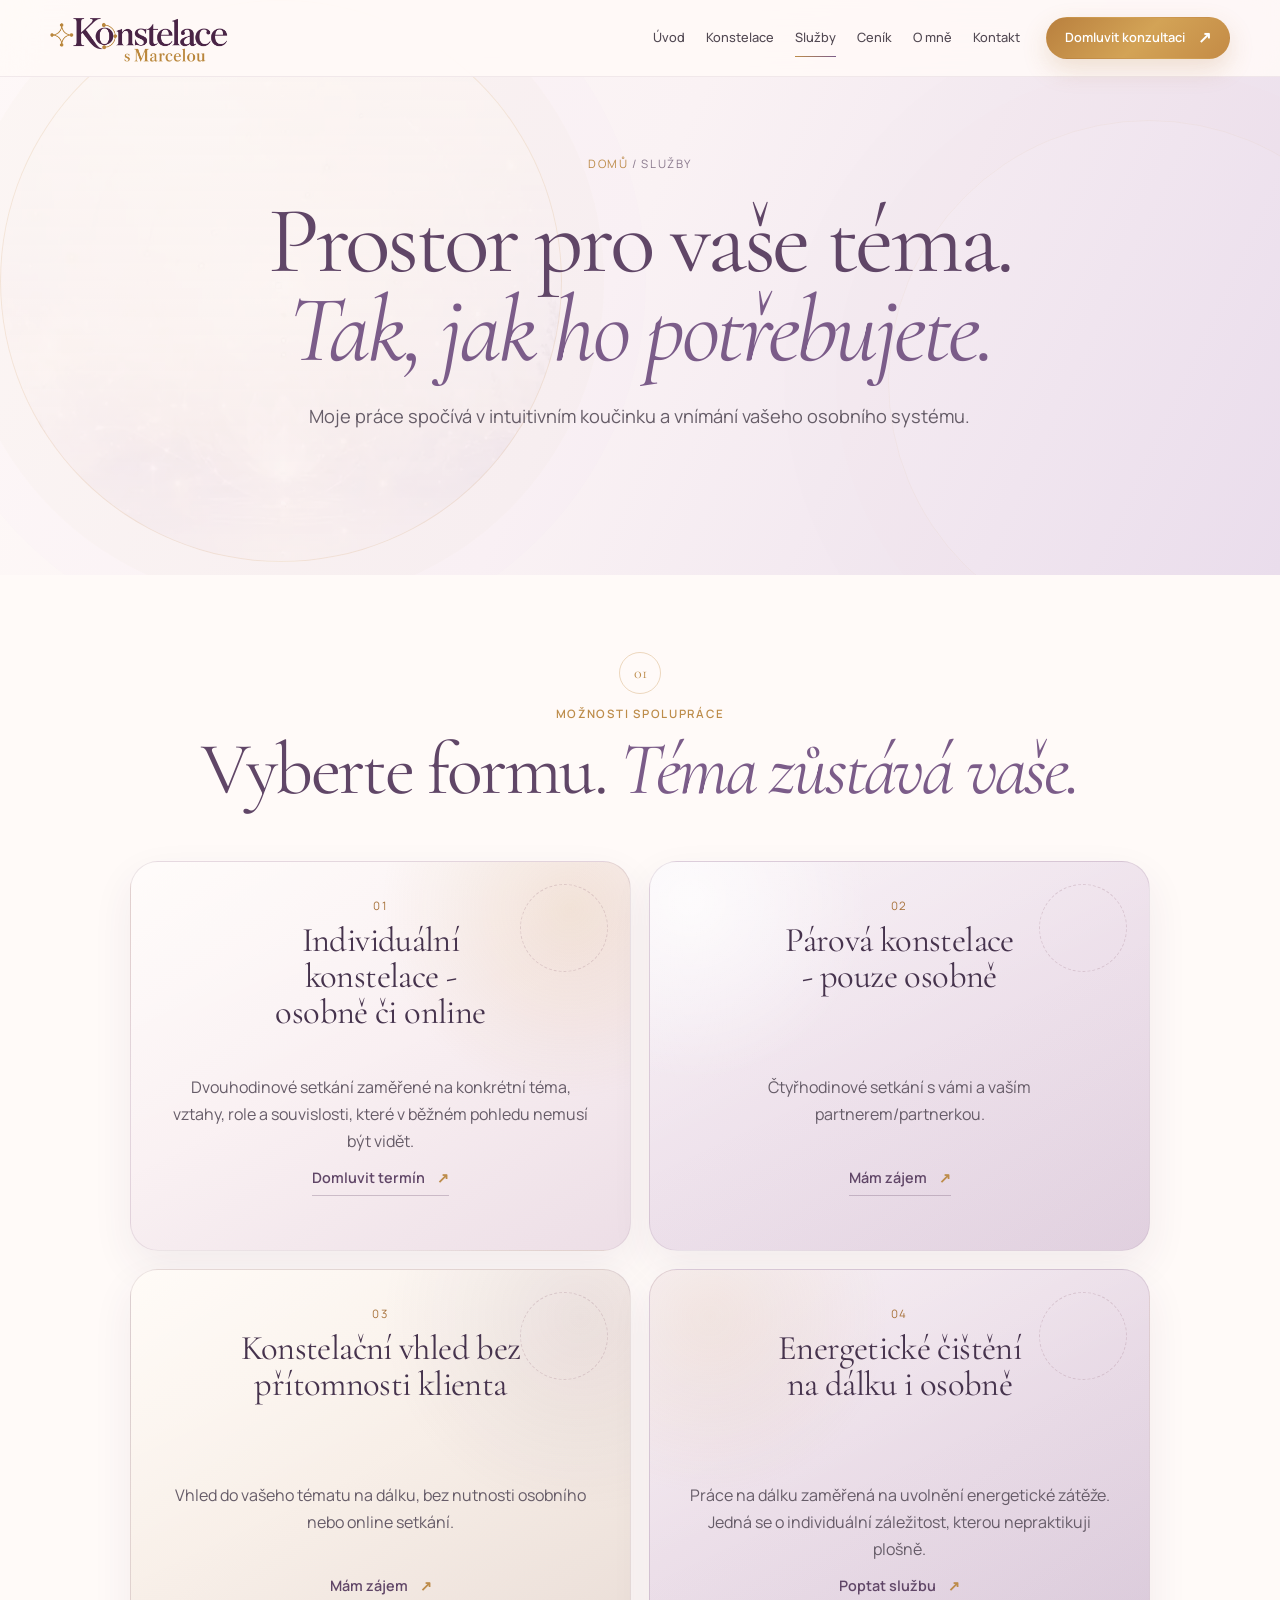
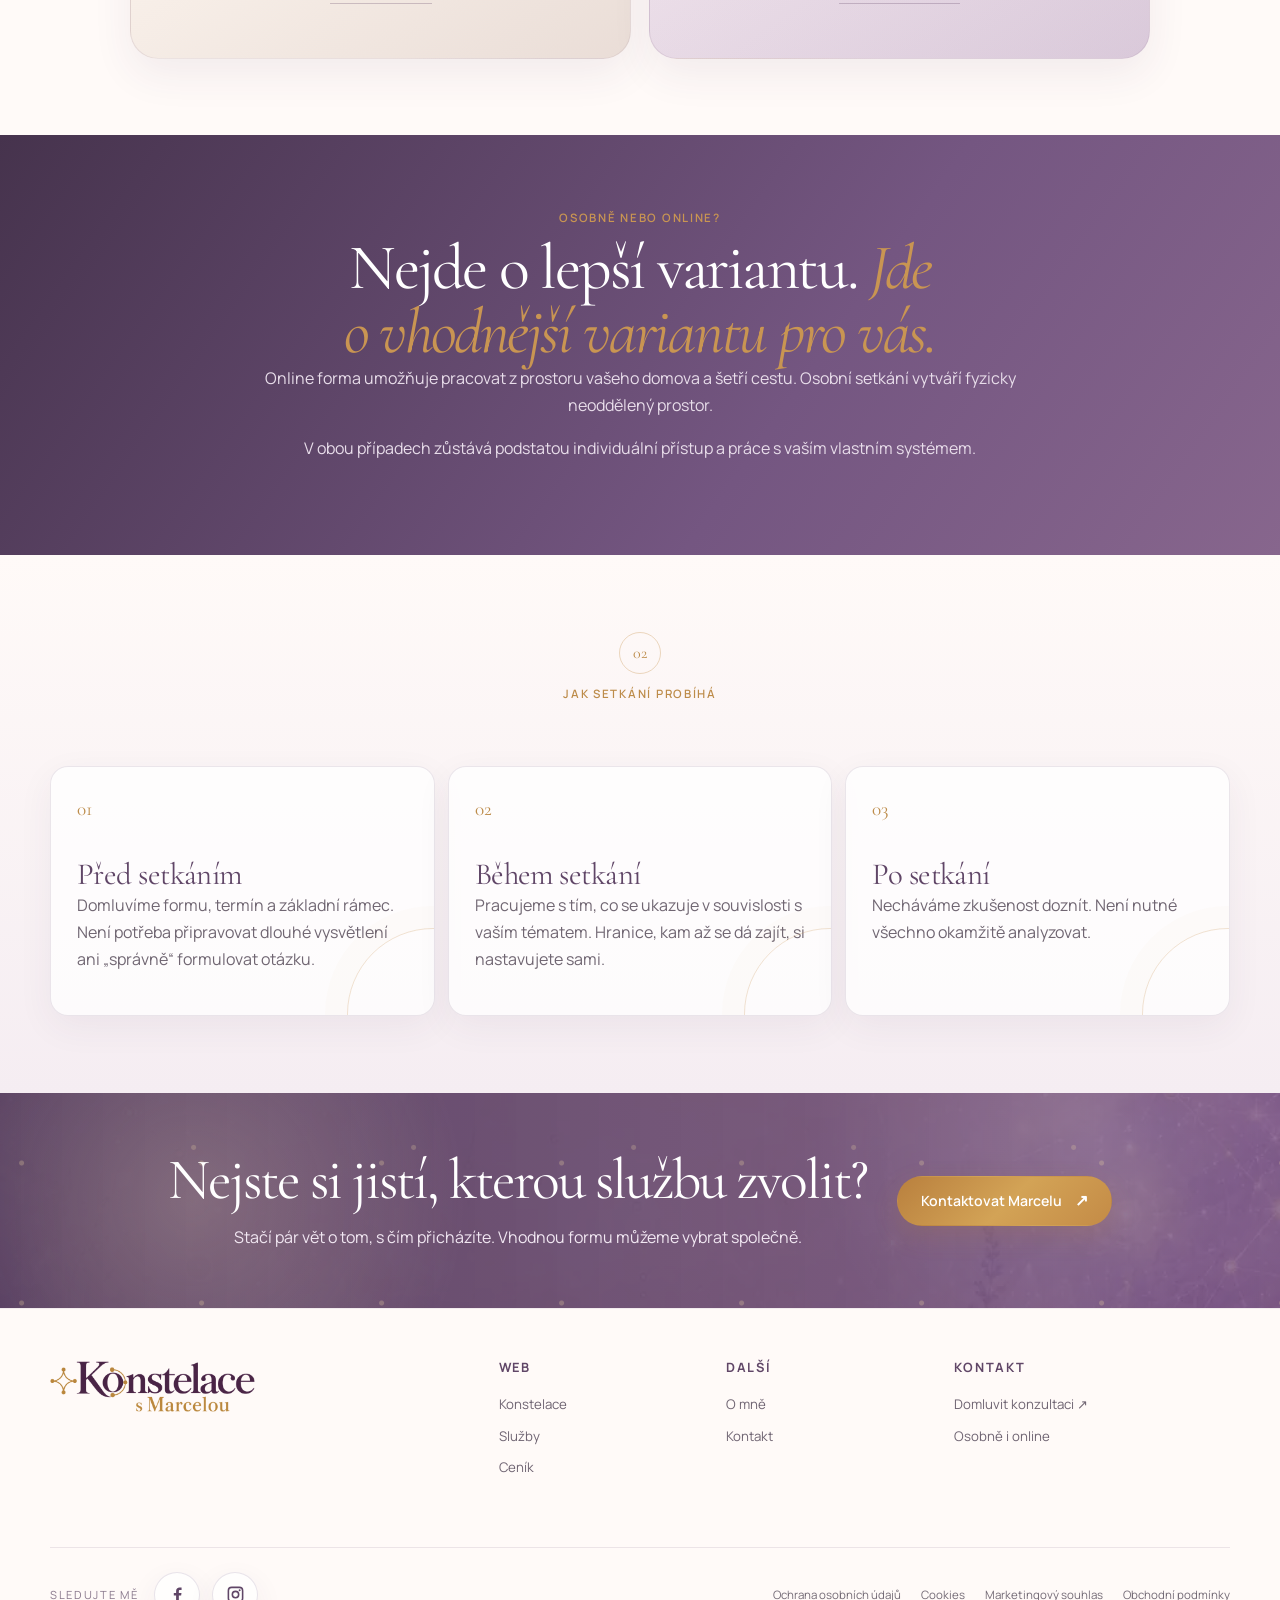
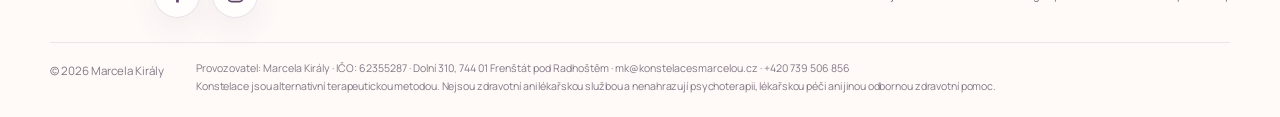
<file: sluzby.html>
<!doctype html>
<html lang="cs">
<head>
  <meta charset="utf-8">
  <meta name="viewport" content="width=device-width,initial-scale=1">
  <meta name="description" content="Individuální a párové konstelace s Marcelou Király osobně i online. Vyberte si formu spolupráce pro seberozvoj, vztahy a vaše osobní téma.">
  <title>Individuální a párové konstelace | Konstelace s Marcelou</title>
  <meta name="robots" content="index,follow,max-image-preview:large,max-snippet:-1,max-video-preview:-1">
  <meta name="author" content="Marcela Király">
  <link rel="canonical" href="https://konstelacesmarcelou.cz/sluzby.html">
  <link rel="alternate" hreflang="cs-CZ" href="https://konstelacesmarcelou.cz/sluzby.html">
  <link rel="alternate" hreflang="x-default" href="https://konstelacesmarcelou.cz/sluzby.html">
  <link rel="sitemap" type="application/xml" href="https://konstelacesmarcelou.cz/sitemap.xml">
  <meta property="og:locale" content="cs_CZ">
  <meta property="og:type" content="website">
  <meta property="og:site_name" content="Konstelace s Marcelou">
  <meta property="og:title" content="Individuální a párové konstelace | Konstelace s Marcelou">
  <meta property="og:description" content="Individuální a párové konstelace s Marcelou Király osobně i online. Vyberte si formu spolupráce pro seberozvoj, vztahy a vaše osobní téma.">
  <meta property="og:url" content="https://konstelacesmarcelou.cz/sluzby.html">
  <meta property="og:image" content="https://konstelacesmarcelou.cz/assets/images/logo-konstelace-s-marcelou.png">
  <meta property="og:image:secure_url" content="https://konstelacesmarcelou.cz/assets/images/logo-konstelace-s-marcelou.png">
  <meta property="og:image:type" content="image/png">
  <meta property="og:image:width" content="1400">
  <meta property="og:image:height" content="355">
  <meta property="og:image:alt" content="Logo Konstelace s Marcelou">
  <meta name="twitter:card" content="summary_large_image">
  <meta name="twitter:title" content="Individuální a párové konstelace | Konstelace s Marcelou">
  <meta name="twitter:description" content="Individuální a párové konstelace s Marcelou Király osobně i online. Vyberte si formu spolupráce pro seberozvoj, vztahy a vaše osobní téma.">
  <meta name="twitter:image" content="https://konstelacesmarcelou.cz/assets/images/logo-konstelace-s-marcelou.png">
  <meta name="twitter:image:alt" content="Logo Konstelace s Marcelou">
  <script type="application/ld+json">
{
  "@context": "https://schema.org",
  "@graph": [
    {
      "@type": "Organization",
      "@id": "https://konstelacesmarcelou.cz/#organization",
      "name": "Konstelace s Marcelou",
      "legalName": "Marcela Király",
      "url": "https://konstelacesmarcelou.cz/",
      "logo": {
        "@type": "ImageObject",
        "url": "https://konstelacesmarcelou.cz/assets/images/logo-konstelace-s-marcelou.png",
        "width": 1400,
        "height": 355
      },
      "image": "https://konstelacesmarcelou.cz/assets/images/logo-konstelace-s-marcelou.png",
      "description": "Citlivé konstelační provázení Marcely Király osobně i online.",
      "email": "mailto:mk@konstelacesmarcelou.cz",
      "telephone": "+420739506856",
      "identifier": {
        "@type": "PropertyValue",
        "propertyID": "IČO",
        "value": "62355287"
      },
      "address": {
        "@type": "PostalAddress",
        "streetAddress": "Dolní 310",
        "postalCode": "744 01",
        "addressLocality": "Frenštát pod Radhoštěm",
        "addressCountry": "CZ"
      },
      "founder": {
        "@id": "https://konstelacesmarcelou.cz/#marcela"
      },
      "areaServed": {
        "@type": "Country",
        "name": "Česko"
      },
      "availableLanguage": {
        "@type": "Language",
        "name": "čeština",
        "alternateName": "cs"
      }
    },
    {
      "@type": "Person",
      "@id": "https://konstelacesmarcelou.cz/#marcela",
      "name": "Marcela Király",
      "url": "https://konstelacesmarcelou.cz/o-mne.html",
      "image": "https://konstelacesmarcelou.cz/assets/images/marcela-kiraly-restored.webp",
      "jobTitle": "Konstelátorka",
      "worksFor": {
        "@id": "https://konstelacesmarcelou.cz/#organization"
      },
      "email": "mailto:mk@konstelacesmarcelou.cz",
      "telephone": "+420739506856",
      "knowsAbout": [
        "konstelace",
        "MY SELF CONNECTION",
        "intuitivní koučink",
        "seberozvoj"
      ]
    },
    {
      "@type": "WebSite",
      "@id": "https://konstelacesmarcelou.cz/#website",
      "url": "https://konstelacesmarcelou.cz/",
      "name": "Konstelace s Marcelou",
      "alternateName": "Marcela Király",
      "inLanguage": "cs-CZ",
      "publisher": {
        "@id": "https://konstelacesmarcelou.cz/#organization"
      }
    },
    {
      "@type": "BreadcrumbList",
      "@id": "https://konstelacesmarcelou.cz/sluzby.html#breadcrumb",
      "itemListElement": [
        {
          "@type": "ListItem",
          "position": 1,
          "name": "Úvod",
          "item": "https://konstelacesmarcelou.cz/"
        },
        {
          "@type": "ListItem",
          "position": 2,
          "name": "Služby",
          "item": "https://konstelacesmarcelou.cz/sluzby.html"
        }
      ]
    },
    {
      "@type": "CollectionPage",
      "@id": "https://konstelacesmarcelou.cz/sluzby.html#webpage",
      "url": "https://konstelacesmarcelou.cz/sluzby.html",
      "name": "Individuální a párové konstelace | Konstelace s Marcelou",
      "description": "Individuální a párové konstelace s Marcelou Király osobně i online. Vyberte si formu spolupráce pro seberozvoj, vztahy a vaše osobní téma.",
      "isPartOf": {
        "@id": "https://konstelacesmarcelou.cz/#website"
      },
      "about": {
        "@id": "https://konstelacesmarcelou.cz/#organization"
      },
      "inLanguage": "cs-CZ",
      "dateModified": "2026-09-24",
      "breadcrumb": {
        "@id": "https://konstelacesmarcelou.cz/sluzby.html#breadcrumb"
      },
      "mainEntity": {
        "@id": "https://konstelacesmarcelou.cz/sluzby.html#nabidka"
      }
    },
    {
      "@type": "OfferCatalog",
      "@id": "https://konstelacesmarcelou.cz/sluzby.html#nabidka",
      "name": "Možnosti spolupráce",
      "itemListElement": [
        {
          "@type": "Offer",
          "position": 1,
          "url": "https://konstelacesmarcelou.cz/sluzby.html",
          "itemOffered": {
            "@type": "Service",
            "name": "Individuální konstelace osobně či online",
            "description": "Dvouhodinové individuální setkání zaměřené na konkrétní téma, vztahy, role a souvislosti.",
            "provider": {
              "@id": "https://konstelacesmarcelou.cz/#organization"
            },
            "areaServed": {
              "@type": "Country",
              "name": "Česko"
            }
          }
        },
        {
          "@type": "Offer",
          "position": 2,
          "url": "https://konstelacesmarcelou.cz/sluzby.html",
          "itemOffered": {
            "@type": "Service",
            "name": "Párová konstelace osobně",
            "description": "Čtyřhodinové osobní setkání pro pár zaměřené na vztahové souvislosti.",
            "provider": {
              "@id": "https://konstelacesmarcelou.cz/#organization"
            },
            "areaServed": {
              "@type": "Country",
              "name": "Česko"
            }
          }
        },
        {
          "@type": "Offer",
          "position": 3,
          "url": "https://konstelacesmarcelou.cz/sluzby.html",
          "itemOffered": {
            "@type": "Service",
            "name": "Konstelační vhled bez přítomnosti klienta",
            "description": "Vhled do vašeho tématu na dálku bez nutnosti osobního nebo online setkání.",
            "provider": {
              "@id": "https://konstelacesmarcelou.cz/#organization"
            },
            "areaServed": {
              "@type": "Country",
              "name": "Česko"
            }
          }
        },
        {
          "@type": "Offer",
          "position": 4,
          "url": "https://konstelacesmarcelou.cz/sluzby.html",
          "itemOffered": {
            "@type": "Service",
            "name": "Energetické čištění na dálku i osobně",
            "description": "Práce na dálku zaměřená na uvolnění energetické zátěže. Jedná se o individuální záležitost, kterou nepraktikuji plošně.",
            "provider": {
              "@id": "https://konstelacesmarcelou.cz/#organization"
            },
            "areaServed": {
              "@type": "Country",
              "name": "Česko"
            }
          }
        }
      ]
    }
  ]
}
  </script>
  <link rel="icon" type="image/png" href="assets/images/logo-konstelace-s-marcelou-symbol.png?v=20260915a">
  <link rel="apple-touch-icon" href="assets/images/logo-konstelace-s-marcelou-symbol.png?v=20260915a">
  <link rel="stylesheet" href="assets/css/style.css?v=20260920footer3">
  <link rel="stylesheet" href="assets/css/typography-cs.css">
  <link rel="stylesheet" href="assets/css/constellation-2026.css">
  <link rel="stylesheet" href="assets/css/subpages-2026.css?v=20260910b">
  <link rel="stylesheet" href="assets/css/services-overrides.css?v=20260920f">
  <link rel="stylesheet" href="assets/css/ux-refresh-20260914.css?v=20260917faq1">
</head>
<body>
<header class="site-header" data-header><div class="container header-inner"><a class="brand" href="/" aria-label="Konstelace s Marcelou – domů"><img class="brand-logo" src="assets/images/logo-konstelace-s-marcelou.png?v=20260915a" alt="Konstelace s Marcelou" width="1400" height="355"></a><nav class="desktop-nav" aria-label="Hlavní navigace"><a href="/">Úvod</a><a href="konstelace.html">Konstelace</a><a href="sluzby.html" aria-current="page">Služby</a><a href="cenik.html">Ceník</a><a href="o-mne.html">O mně</a><a href="kontakt.html">Kontakt</a></nav><a class="btn btn-gold header-cta magnetic" href="kontakt.html"><span>Domluvit konzultaci</span><i>↗</i></a><button class="menu-toggle" aria-expanded="false" aria-controls="mobile-menu" aria-label="Otevřít menu"><span></span><span></span><span></span></button></div><nav class="mobile-menu" id="mobile-menu"><a href="/">Úvod</a><a href="konstelace.html">Konstelace</a><a href="sluzby.html">Služby</a><a href="cenik.html">Ceník</a><a href="o-mne.html">O mně</a><a href="kontakt.html">Kontakt</a></nav></header>
<main>
<section class="subhero services-subhero"><div class="container subhero-inner services-subhero-inner"><div class="subhero-copy reveal"><p class="crumb"><a href="/">Domů</a> / Služby</p><h1>Prostor pro vaše téma.<br><em>Tak, jak ho potřebujete.</em></h1><p class="lead">Moje práce spočívá v intuitivním koučinku a vnímání vašeho osobního systému.</p></div></div></section>

<section class="section services-options"><div class="container"><div class="section-heading reveal"><span class="section-index">01</span><div><p class="eyebrow">Možnosti spolupráce</p><h2>Vyberte formu. <em>Téma zůstává vaše.</em></h2></div></div><div class="service-showcase"><article class="service-card-2026 reveal"><span class="num">01</span><h3>Individuální konstelace - osobně či online</h3><p>Dvouhodinové setkání zaměřené na konkrétní téma, vztahy, role a souvislosti, které v běžném pohledu nemusí být vidět.</p><a class="text-link" href="kontakt.html">Domluvit termín <i>↗</i></a></article><article class="service-card-2026 reveal"><span class="num">02</span><h3>Párová konstelace - pouze osobně</h3><p>Čtyřhodinové setkání s vámi a vaším partnerem/partnerkou.</p><a class="text-link" href="kontakt.html">Mám zájem <i>↗</i></a></article><article class="service-card-2026 reveal"><span class="num">03</span><h3>Konstelační vhled bez přítomnosti klienta</h3><p>Vhled do vašeho tématu na dálku, bez nutnosti osobního nebo online setkání.</p><a class="text-link" href="kontakt.html">Mám zájem <i>↗</i></a></article><article class="service-card-2026 reveal"><span class="num">04</span><h3>Energetické čištění na dálku i osobně</h3><p>Práce na dálku zaměřená na uvolnění energetické zátěže. Jedná se o individuální záležitost, kterou nepraktikuji plošně.</p><a class="text-link" href="kontakt.html">Poptat službu <i>↗</i></a></article></div></div></section>

<section class="section dark-band services-format-band"><div class="container"><div class="page-copy reveal"><p class="eyebrow">Osobně nebo online?</p><h2>Nejde o lepší variantu. <em>Jde o vhodnější variantu pro vás.</em></h2><p>Online forma umožňuje pracovat z prostoru vašeho domova a šetří cestu. Osobní setkání vytváří fyzicky neoddělený prostor.</p><p>V obou případech zůstává podstatou individuální přístup a práce s vaším vlastním systémem.</p></div></div></section>

<section class="section soft"><div class="container"><div class="section-heading reveal"><span class="section-index">02</span><div><p class="eyebrow">Jak setkání probíhá</p></div></div><div class="cards-3"><article class="editor-card reveal"><span class="num">01</span><h3>Před setkáním</h3><p>Domluvíme formu, termín a základní rámec. Není potřeba připravovat dlouhé vysvětlení ani „správně“ formulovat otázku.</p></article><article class="editor-card reveal"><span class="num">02</span><h3>Během setkání</h3><p>Pracujeme s tím, co se ukazuje v souvislosti s vaším tématem. Hranice, kam až se dá zajít, si nastavujete sami.</p></article><article class="editor-card reveal"><span class="num">03</span><h3>Po setkání</h3><p>Necháváme zkušenost doznít. Není nutné všechno okamžitě analyzovat.</p></article></div></div></section>

<section class="section-sm cta-band"><div class="container cta-inner reveal"><div><h2>Nejste si jistí, kterou službu zvolit?</h2><p>Stačí pár vět o tom, s čím přicházíte. Vhodnou formu můžeme vybrat společně.</p></div><a class="btn btn-gold magnetic" href="kontakt.html"><span>Kontaktovat Marcelu</span><i>↗</i></a></div></section>
</main>
<footer class="inner-footer"><div class="container inner-footer-grid"><div><a class="brand" href="/"><img class="brand-logo" src="assets/images/logo-konstelace-s-marcelou.png?v=20260915a" alt="Konstelace s Marcelou" width="1400" height="355"></a></div><div class="footer-col"><strong>Web</strong><a href="konstelace.html">Konstelace</a><a href="sluzby.html">Služby</a><a href="cenik.html">Ceník</a></div><div class="footer-col"><strong>Další</strong><a href="o-mne.html">O mně</a><a href="kontakt.html">Kontakt</a></div><div class="footer-col"><strong>Kontakt</strong><a href="kontakt.html">Domluvit konzultaci ↗</a><span>Osobně i online</span></div></div><div class="container inner-footer-bottom"><span>© 2026 Marcela Király</span><span class="footer-disclaimer">Konstelace jsou alternativní terapeutickou metodou. Nejsou zdravotní ani lékařskou službou a nenahrazují psychoterapii, lékařskou péči ani jinou odbornou zdravotní pomoc.</span></div></footer>
<script src="assets/js/main.js?v=20261104facebook"></script>
<script src="assets/js/images-live.js?v=20260914a"></script>
</body></html>
</file>
<file: assets/css/style.css>
@import url('https://fonts.googleapis.com/css2?family=DM+Sans:wght@400;500;600&family=Italiana&display=swap');
:root{--paper:#fffdfc;--ivory:#fdf9f7;--blush:#f7eff2;--rose:#ead5dd;--rose-2:#d8b9c8;--lav:#c9b4d5;--lav-2:#a98cba;--plum:#60456f;--plum-2:#7b5c89;--plum-deep:#432f4f;--ink:#322a34;--muted:#756b78;--gold:#c99552;--gold-2:#e6c887;--gold-3:#f4e3bd;--line:rgba(96,69,111,.13);--line-gold:rgba(201,149,82,.32);--white:rgba(255,255,255,.82);--serif:'Italiana','Cormorant Garamond',Georgia,serif;--sans:'DM Sans',system-ui,-apple-system,BlinkMacSystemFont,'Segoe UI',sans-serif;--shadow:0 32px 90px rgba(80,56,91,.13);--shadow-soft:0 18px 55px rgba(80,56,91,.09);--radius:28px;--max:1240px;--ease:cubic-bezier(.2,.8,.2,1)}
*{box-sizing:border-box}html{scroll-behavior:smooth}body{margin:0;background:var(--paper);color:var(--ink);font-family:var(--sans);line-height:1.7;overflow-x:hidden;-webkit-font-smoothing:antialiased}body.menu-open{overflow:hidden}a{color:inherit;text-decoration:none}button,input,textarea,select{font:inherit}img,svg{display:block;max-width:100%}::selection{background:var(--rose-2);color:var(--plum-deep)}.container{width:min(var(--max),calc(100% - 64px));margin-inline:auto}.section{padding:124px 0;position:relative}.section-sm{padding:84px 0;position:relative}.skip-link{position:fixed;z-index:9999;left:14px;top:14px;transform:translateY(-170%);background:#fff;padding:11px 15px;border-radius:10px;box-shadow:var(--shadow-soft)}.skip-link:focus{transform:none}
h1,h2,h3,.display{font-family:var(--serif);font-weight:400;color:var(--plum);margin:0}h1{font-size:clamp(4.2rem,8.2vw,8.8rem);line-height:.9;letter-spacing:-.055em}h2{font-size:clamp(3rem,5.8vw,6.2rem);line-height:.98;letter-spacing:-.045em}h3{font-size:clamp(1.7rem,2.4vw,2.55rem);line-height:1.05;letter-spacing:-.025em}h1 em,h2 em{font-style:italic;color:var(--plum-2)}p{margin:0 0 1em}.lead{font-size:1.14rem;line-height:1.85;color:#665d68;max-width:61ch}.muted{color:var(--muted)}.eyebrow{display:flex;align-items:center;gap:12px;margin:0 0 18px;font-size:.72rem;line-height:1;text-transform:uppercase;letter-spacing:.22em;font-weight:600;color:var(--gold)}.eyebrow:before{content:'';width:28px;height:1px;background:currentColor}.section-heading{display:grid;grid-template-columns:90px 1fr;gap:34px;align-items:start;margin-bottom:62px}.section-heading h2{max-width:970px}.section-index{font-family:var(--serif);font-size:1.15rem;color:var(--gold);padding-top:9px}
.site-header{position:fixed;z-index:200;top:0;left:0;right:0;background:rgba(255,253,252,.72);backdrop-filter:blur(22px) saturate(150%);-webkit-backdrop-filter:blur(22px) saturate(150%);border-bottom:1px solid rgba(96,69,111,.07);transition:background .35s var(--ease),box-shadow .35s var(--ease),transform .35s var(--ease)}.site-header.is-scrolled{background:rgba(255,253,252,.94);box-shadow:0 10px 40px rgba(69,45,77,.07)}.header-inner{height:86px;display:flex;align-items:center;gap:26px}.brand{display:inline-flex;align-items:center;gap:13px;margin-right:auto;min-width:max-content}.brand-mark{width:42px;color:var(--gold);transition:transform .6s var(--ease)}.brand:hover .brand-mark{transform:rotate(18deg) scale(1.06)}.brand-mark svg{fill:none;stroke:currentColor;stroke-width:1.15}.brand-mark svg circle:first-child{fill:currentColor;stroke:none}.brand-copy strong,.brand strong{display:block;font-family:var(--serif);font-size:1.45rem;line-height:1;color:var(--plum);font-weight:400}.brand-copy small,.brand small{display:block;margin-top:5px;font-size:.59rem;text-transform:uppercase;letter-spacing:.12em;color:#817486}.desktop-nav{display:flex;align-items:center;gap:24px}.desktop-nav a{position:relative;font-size:.82rem;font-weight:500;color:#4e4650;padding:8px 0}.desktop-nav a:after{content:'';position:absolute;left:50%;right:50%;bottom:0;height:1px;background:linear-gradient(90deg,var(--gold),var(--plum-2));transition:left .3s var(--ease),right .3s var(--ease)}.desktop-nav a:hover:after,.desktop-nav a[aria-current='page']:after{left:0;right:0}.header-cta{min-height:44px!important;padding:0 18px!important;font-size:.8rem!important}.menu-toggle,.mobile-menu{display:none}
.btn{--mx:0px;--my:0px;position:relative;display:inline-flex;align-items:center;justify-content:center;gap:13px;min-height:56px;padding:0 25px;border-radius:12px;border:1px solid transparent;font-weight:600;font-size:.88rem;overflow:hidden;transform:translate3d(var(--mx),var(--my),0);transition:transform .28s var(--ease),box-shadow .28s var(--ease),border-color .28s var(--ease),background .28s var(--ease);will-change:transform}.btn i{font-style:normal;font-size:1rem;transition:transform .3s var(--ease)}.btn:hover i{transform:translate(3px,-3px)}.btn:before{content:'';position:absolute;inset:-2px;transform:translateX(-115%) skewX(-18deg);background:linear-gradient(90deg,transparent,rgba(255,255,255,.42),transparent);transition:transform .65s var(--ease)}.btn:hover:before{transform:translateX(115%) skewX(-18deg)}.btn-gold{color:#fff;background:linear-gradient(135deg,#b9803e 0%,#d3a356 52%,#c48b46 100%);box-shadow:0 16px 38px rgba(185,128,62,.24)}.btn-gold:hover{box-shadow:0 22px 54px rgba(185,128,62,.31)}.btn-ghost{background:rgba(255,255,255,.48);color:var(--plum);border-color:rgba(96,69,111,.25);backdrop-filter:blur(10px)}.btn-ghost:hover,.btn-outline:hover{border-color:var(--gold);background:rgba(255,255,255,.8);box-shadow:0 16px 38px rgba(77,55,89,.09)}.btn-outline{color:var(--plum);border-color:var(--line-gold);background:transparent}.text-link{display:inline-flex;align-items:center;gap:12px;font-weight:600;font-size:.9rem;color:var(--plum);padding-bottom:5px;border-bottom:1px solid rgba(201,149,82,.5)}.text-link i{font-style:normal;color:var(--gold);transition:transform .25s var(--ease)}.text-link:hover i{transform:translate(4px,-4px)}
.hero{position:relative;min-height:900px;display:flex;align-items:center;padding-top:86px;overflow:hidden;background:linear-gradient(118deg,#fffaf8 0%,#faf2f4 39%,#f2e6ef 70%,#e5d7e8 100%)}.hero-noise{position:absolute;inset:0;opacity:.3;background-image:radial-gradient(circle at 20% 20%,rgba(255,255,255,.85) 0 1px,transparent 1.5px),radial-gradient(circle at 72% 36%,rgba(201,149,82,.38) 0 1px,transparent 1.5px);background-size:34px 34px,71px 71px;mask-image:linear-gradient(to right,transparent 0,#000 25%,#000 100%)}.hero-glow{position:absolute;border-radius:50%;filter:blur(2px);pointer-events:none}.hero-glow-a{width:720px;height:720px;right:-170px;top:90px;background:radial-gradient(circle,rgba(255,246,231,.96),rgba(234,213,221,.36) 47%,transparent 70%)}.hero-glow-b{width:500px;height:500px;left:-280px;bottom:-200px;background:radial-gradient(circle,rgba(201,180,213,.42),transparent 69%)}.hero-grid{position:relative;z-index:2;display:grid;grid-template-columns:1.02fr .98fr;align-items:center;gap:42px;width:100%}.hero-copy{padding:92px 0}.hero-copy h1{max-width:740px}.hero-copy .lead{margin-top:34px;max-width:650px}.hero-actions{display:flex;gap:13px;flex-wrap:wrap;margin-top:34px}.hero-proof{display:flex;gap:26px;flex-wrap:wrap;margin-top:54px;padding-top:26px;border-top:1px solid rgba(96,69,111,.14)}.hero-proof span{display:flex;align-items:center;gap:8px;font-size:.78rem;color:#665b69}.hero-proof b{font-family:var(--serif);font-weight:400;color:var(--gold)}
.cosmos-stage{position:relative;min-height:690px;display:grid;place-items:center;perspective:1200px;transform-style:preserve-3d}.cosmos-card{position:relative;width:min(590px,100%);aspect-ratio:.92;border-radius:48% 48% 30px 30px;overflow:visible;transform-style:preserve-3d}.cosmos-card:before{content:'';position:absolute;inset:7% 4% 4%;border-radius:48% 48% 32px 32px;background:linear-gradient(155deg,rgba(255,255,255,.44),rgba(224,204,229,.35));border:1px solid rgba(201,149,82,.25);box-shadow:0 40px 100px rgba(89,59,95,.14),inset 0 1px rgba(255,255,255,.7);backdrop-filter:blur(4px)}.cosmos-wash{position:absolute;inset:11% 8% 8%;border-radius:50% 50% 26px 26px;background:radial-gradient(circle at 52% 36%,rgba(255,249,238,.95) 0 18%,rgba(234,213,221,.72) 42%,rgba(176,145,191,.26) 68%,transparent 78%)}.cosmos-lines{position:absolute;inset:-2%;width:104%;height:104%;overflow:visible}.cosmos-lines .ring{fill:none;stroke:url(#goldLine);stroke-width:1.2;opacity:.72;transform-origin:352px 336px}.ring-a{animation:orbitSpin 28s linear infinite}.ring-b{stroke-dasharray:5 9;animation:orbitSpin 22s linear infinite reverse}.ring-c{opacity:.42}.orbit-path{fill:none;stroke:url(#goldLine);stroke-width:1;opacity:.56;stroke-dasharray:3 8}.orbit-path.thin{opacity:.3}.network path{fill:none;stroke:#b98b58;stroke-width:1;opacity:.35}.network circle{fill:#d6aa69;filter:drop-shadow(0 0 5px rgba(231,194,126,.72))}.cosmos-silhouette{position:absolute;left:50%;bottom:11%;width:44%;height:58%;transform:translateX(-50%);filter:drop-shadow(0 28px 40px rgba(64,45,70,.18))}.silhouette-head{position:absolute;width:42%;aspect-ratio:.78;border-radius:52% 48% 45% 55%;left:38%;top:4%;background:linear-gradient(150deg,#a67883,#5d405f);transform:rotate(8deg);box-shadow:inset 16px 0 24px rgba(255,225,215,.28)}.silhouette-head:before{content:'';position:absolute;width:80%;height:96%;right:34%;top:-8%;border-radius:55% 45% 60% 40%;background:linear-gradient(160deg,#5c405e,#3e2d48);transform:rotate(-11deg)}.silhouette-body{position:absolute;left:16%;bottom:0;width:78%;height:66%;border-radius:50% 50% 20% 20%;background:linear-gradient(145deg,#7d607d,#4c3658);clip-path:polygon(15% 0,69% 4%,100% 100%,0 100%)}.spark{position:absolute;color:#d7a856;text-shadow:0 0 16px rgba(222,177,95,.62);animation:sparkle 2.8s ease-in-out infinite}.s1{left:12%;top:21%;font-size:26px}.s2{right:4%;top:37%;font-size:20px;animation-delay:.8s}.s3{right:23%;bottom:16%;font-size:16px;animation-delay:1.4s}.s4{left:25%;bottom:23%;font-size:30px;animation-delay:.4s}.floating-card{position:absolute;z-index:4;min-width:205px;padding:17px 19px;border-radius:17px;background:rgba(255,253,252,.82);border:1px solid rgba(255,255,255,.68);box-shadow:0 18px 50px rgba(76,54,86,.12);backdrop-filter:blur(16px);transform:translateZ(40px)}.floating-card span{display:block;font-size:.65rem;text-transform:uppercase;letter-spacing:.15em;color:var(--gold);margin-bottom:3px}.floating-card b{font-family:var(--serif);font-size:1.28rem;font-weight:400;color:var(--plum)}.floating-card-top{right:-2%;top:22%}.floating-card-bottom{left:3%;bottom:14%}.hero-scroll{position:absolute;right:0;bottom:34px;width:72px;height:72px;border:1px solid var(--line-gold);border-radius:50%;display:grid;place-items:center;text-transform:uppercase;color:var(--gold);font-size:.55rem;letter-spacing:.12em;background:rgba(255,255,255,.36);backdrop-filter:blur(10px)}.hero-scroll i{position:absolute;bottom:12px;font-style:normal;font-size:14px;animation:bob 1.8s ease-in-out infinite}
.audience{background:linear-gradient(180deg,#fffdfc 0%,#fffaf8 65%,#fbf4f5 100%)}.lux-grid{display:grid;grid-template-columns:repeat(4,1fr);gap:16px;perspective:1200px}.lux-card{--rx:0deg;--ry:0deg;position:relative;min-height:390px;padding:34px 30px 30px;border-radius:24px;background:rgba(255,255,255,.7);border:1px solid var(--line);box-shadow:0 12px 44px rgba(70,49,79,.055);overflow:hidden;transform:perspective(900px) rotateX(var(--rx)) rotateY(var(--ry));transition:transform .18s ease,border-color .35s var(--ease),box-shadow .35s var(--ease),background .35s var(--ease)}.lux-card:before{content:'';position:absolute;inset:0;background:radial-gradient(circle at var(--x,50%) var(--y,50%),rgba(230,200,135,.25),transparent 34%);opacity:0;transition:opacity .35s}.lux-card:hover{border-color:rgba(201,149,82,.55);box-shadow:0 30px 75px rgba(81,55,91,.14);background:#fff}.lux-card:hover:before{opacity:1}.card-shine{position:absolute;left:-30%;bottom:-110px;width:170%;height:150px;background:radial-gradient(ellipse,rgba(234,195,119,.36),transparent 66%);opacity:0;transition:opacity .35s}.lux-card:hover .card-shine{opacity:1}.card-icon{display:grid;place-items:center;width:58px;height:58px;border:1px solid rgba(201,149,82,.36);border-radius:50%;font-family:var(--serif);font-size:1.65rem;color:var(--gold);margin-bottom:82px;transition:transform .5s var(--ease),background .4s}.lux-card:hover .card-icon{transform:rotate(12deg) scale(1.08);background:var(--blush)}.card-number{position:absolute;right:26px;top:31px;font-family:var(--serif);color:#bcaebf}.lux-card h3{font-size:2rem;margin-bottom:14px}.lux-card p{font-size:.9rem;line-height:1.75;color:#706573;margin:0;max-width:30ch}.card-arrow{position:absolute;right:26px;bottom:23px;width:42px;height:42px;border-radius:50%;display:grid;place-items:center;border:1px solid var(--line-gold);color:var(--gold);transition:transform .35s var(--ease),background .35s}.lux-card:hover .card-arrow{transform:rotate(45deg);background:var(--gold);color:#fff}
.method-band{overflow:hidden;background:linear-gradient(118deg,var(--plum-deep),#6b4c78 52%,#8a688f);color:#f8f0f6}.method-band:before{content:'';position:absolute;width:600px;height:600px;border-radius:50%;right:-220px;top:-220px;background:radial-gradient(circle,rgba(230,200,135,.2),transparent 68%)}.method-band:after{content:'';position:absolute;inset:0;background:radial-gradient(circle at 20% 60%,rgba(218,183,203,.12),transparent 28%);pointer-events:none}.method-grid{display:grid;grid-template-columns:1fr 1fr;gap:95px;align-items:center;position:relative;z-index:1}.method-copy h2{color:#fff}.method-copy h2 em{color:var(--gold-2)}.method-copy p{color:#e6dbe8;font-size:1.03rem;max-width:58ch}.method-copy strong{color:#fff}.method-copy .text-link{color:#fff;border-color:rgba(230,200,135,.5);margin-top:15px}.method-art{min-height:580px;display:grid;place-items:center;position:relative}.method-art svg{width:min(520px,100%);color:var(--gold-2);overflow:visible}.method-art svg circle,.method-art svg path{fill:none;stroke:currentColor;stroke-width:1;opacity:.54}.method-art svg g circle{fill:currentColor;stroke:none;filter:drop-shadow(0 0 8px rgba(230,200,135,.6))}.method-orb{position:absolute;width:360px;height:360px;border-radius:50%;background:radial-gradient(circle,#9b799e 0%,rgba(201,180,213,.34) 42%,transparent 72%);filter:blur(1px)}.method-star{position:absolute;color:var(--gold-2);font-size:27px;text-shadow:0 0 20px rgba(230,200,135,.5);animation:sparkle 3s ease-in-out infinite}.star-a{top:18%;left:13%}.star-b{right:12%;bottom:18%;animation-delay:1s}
.process{background:linear-gradient(180deg,#fffdfc,#faf4f7)}.process-list{border-top:1px solid var(--line)}.process-item{position:relative;display:grid;grid-template-columns:90px 90px 1fr;gap:26px;align-items:center;min-height:190px;padding:30px 0;border-bottom:1px solid var(--line);overflow:hidden;transition:padding .38s var(--ease)}.process-item:before{content:'';position:absolute;inset:0;background:linear-gradient(90deg,rgba(234,213,221,.42),rgba(201,180,213,.14),transparent);transform:translateX(-105%);transition:transform .6s var(--ease)}.process-item:hover:before{transform:none}.process-item:hover{padding-left:22px}.process-item>*{position:relative;z-index:1}.process-num{font-family:var(--serif);color:var(--gold);font-size:1.25rem}.process-symbol{width:64px;height:64px;border-radius:50%;border:1px solid var(--line-gold);display:grid;place-items:center;font-family:var(--serif);font-size:1.8rem;color:var(--plum);transition:transform .45s var(--ease),background .45s}.process-item:hover .process-symbol{transform:rotate(12deg) scale(1.06);background:#fff}.process-item h3{margin-bottom:8px}.process-item p{color:var(--muted);margin:0;max-width:70ch}
.about-luxe{overflow:hidden;background:#fff}.about-luxe:before{content:'';position:absolute;width:580px;height:580px;border-radius:50%;left:-300px;top:80px;background:radial-gradient(circle,rgba(234,213,221,.4),transparent 68%)}.about-stage{display:grid;grid-template-columns:.92fr 1.08fr;gap:100px;align-items:center}.about-visual{position:relative;min-height:650px;display:grid;place-items:center}.about-orbit{position:absolute;width:530px;height:530px;border-radius:50%;border:1px solid rgba(201,149,82,.25);box-shadow:0 0 0 35px rgba(201,149,82,.035),0 0 0 70px rgba(169,140,186,.025)}.about-portrait-art{position:relative;width:min(470px,88%);height:610px;border-radius:240px 240px 34px 34px;overflow:hidden;background:linear-gradient(155deg,#f5e3e5,#d5bdcf 45%,#a37f9f);box-shadow:var(--shadow)}.portrait-halo{position:absolute;width:360px;height:360px;border-radius:50%;left:50%;top:75px;transform:translateX(-50%);background:radial-gradient(circle,#fff5e8,rgba(238,214,223,.68) 48%,transparent 69%);border:1px solid rgba(201,149,82,.26);box-shadow:0 0 0 28px rgba(201,149,82,.04)}.portrait-shape{position:absolute;inset:0}.portrait-shape:before{content:'';position:absolute;width:38%;height:32%;border-radius:50% 46% 46% 54%;background:linear-gradient(145deg,#bb8b91,#76546f);left:37%;top:24%;transform:rotate(5deg);box-shadow:-38px -15px 0 -15px #5c405e}.portrait-shape:after{content:'';position:absolute;width:68%;height:53%;left:16%;bottom:-2%;border-radius:50% 50% 15% 15%;background:linear-gradient(145deg,#8b6788,#5a3f67);clip-path:polygon(15% 0,72% 4%,100% 100%,0 100%)}.portrait-shape span:before{content:'';position:absolute;z-index:2;width:34%;height:44%;left:26%;top:22%;border-radius:60% 40% 50% 50%;border-left:22px solid #5a405e;border-top:20px solid #5a405e;transform:rotate(-15deg)}.experience-seal{position:absolute;left:-5px;bottom:70px;width:128px;height:128px;border-radius:50%;display:grid;place-content:center;text-align:center;background:linear-gradient(145deg,#ecd39e,#c6934c);color:#fff;border:7px solid rgba(255,255,255,.5);box-shadow:0 16px 45px rgba(139,93,47,.22)}.experience-seal strong{font-family:var(--serif);font-size:1.45rem;font-weight:400}.experience-seal span{font-size:.62rem;letter-spacing:.08em;text-transform:uppercase}.about-copy h2{max-width:800px}.about-copy .lead{margin-top:28px}.about-values{display:grid;gap:15px;margin:30px 0 36px}.about-values>div{display:grid;grid-template-columns:42px 1fr;gap:14px;align-items:start}.about-values>div>span{width:36px;height:36px;display:grid;place-items:center;border-radius:50%;background:var(--blush);color:var(--gold)}.about-values p{margin:0}.about-values strong{display:block;color:var(--plum);font-size:.92rem}.about-values small{display:block;color:var(--muted);font-size:.8rem;margin-top:2px}
.testimonials{background:linear-gradient(180deg,#faf4f7,#f3e8f0)}.testimonial-grid{display:grid;grid-template-columns:repeat(3,1fr);gap:18px;align-items:stretch}.quote-card{position:relative;margin:0;padding:36px;border-radius:24px;border:1px solid rgba(96,69,111,.11);background:rgba(255,255,255,.72);box-shadow:0 14px 50px rgba(72,49,81,.06);transition:transform .4s var(--ease),box-shadow .4s var(--ease),border-color .4s}.quote-card:before{content:'“';position:absolute;right:28px;top:2px;font-family:var(--serif);font-size:7rem;line-height:1;color:rgba(201,149,82,.18)}.quote-card:hover{transform:translateY(-9px);box-shadow:0 28px 70px rgba(72,49,81,.12);border-color:rgba(201,149,82,.38)}.quote-card.featured{background:linear-gradient(145deg,#6a4b78,#87688e);color:#fff;border-color:transparent;transform:translateY(-14px)}.quote-card.featured:hover{transform:translateY(-22px)}.quote-card blockquote{position:relative;z-index:1;margin:0 0 44px;font-family:var(--serif);font-size:1.65rem;line-height:1.42;color:var(--plum)}.quote-card.featured blockquote{color:#fff}.quote-card figcaption{display:flex;flex-direction:column;gap:2px}.quote-card figcaption span{font-weight:600;color:var(--plum)}.quote-card.featured figcaption span{color:#fff}.quote-card figcaption b{font-size:.68rem;text-transform:uppercase;letter-spacing:.12em;font-weight:500;color:var(--gold)}
.cta-band{overflow:hidden;background:linear-gradient(120deg,#8c6aa0 0%,#a989b5 46%,#7c5a8f 100%);color:#fff}.cta-band:before{content:'';position:absolute;inset:0;background:radial-gradient(circle at 15% 50%,rgba(255,236,199,.22),transparent 25%),radial-gradient(circle at 85% 20%,rgba(255,255,255,.14),transparent 25%)}.cta-stars{position:absolute;right:5%;top:12%;font-family:var(--serif);font-size:4rem;letter-spacing:.5em;color:rgba(245,224,183,.2);transform:rotate(-10deg)}.cta-inner{position:relative;z-index:1;display:flex;justify-content:space-between;align-items:center;gap:50px}.cta-inner h2{color:#fff;font-size:clamp(2.5rem,4.5vw,5rem);max-width:800px}.cta-inner h2 em{color:var(--gold-3)}.cta-inner p{margin:15px 0 0;color:#f1e7f2}.cta-inner .btn{flex:0 0 auto}
.site-footer{background:#fffaf8;padding:72px 0 24px;border-top:1px solid var(--line)}.footer-grid{display:grid;grid-template-columns:2fr .7fr .7fr 1fr;gap:54px;padding-bottom:54px}.footer-note{max-width:380px;color:var(--muted);font-size:.86rem;margin:22px 0 0}.footer-col{display:flex;flex-direction:column;gap:10px}.footer-col strong{color:var(--plum);font-size:.8rem;text-transform:uppercase;letter-spacing:.13em;margin-bottom:6px}.footer-col a,.footer-col span{font-size:.83rem;color:#6f6472}.footer-col a:hover{color:var(--gold)}.footer-bottom{padding-top:22px;border-top:1px solid var(--line);display:flex;justify-content:space-between;gap:20px;font-size:.72rem;color:#857987}
.subhero{position:relative;overflow:hidden;padding:180px 0 106px;background:linear-gradient(126deg,#fffaf8 0%,#f6edf2 55%,#e7d9e9 100%)}.subhero:before{content:'';position:absolute;width:560px;height:560px;border-radius:50%;right:-170px;top:-190px;border:1px solid rgba(201,149,82,.28);box-shadow:0 0 0 42px rgba(201,149,82,.035),0 0 0 84px rgba(169,140,186,.025)}.subhero:after{content:'✦';position:absolute;right:11%;top:32%;color:rgba(201,149,82,.38);font-size:2rem}.subhero-inner{position:relative;z-index:1;display:grid;grid-template-columns:1.25fr .55fr;gap:80px;align-items:end}.subhero h1{font-size:clamp(4rem,7vw,7.4rem);max-width:950px}.subhero .lead{margin-top:25px}.crumb{font-size:.74rem;color:#7c7080;margin-bottom:25px}.crumb a{color:var(--gold)}.subhero-side{padding-left:30px;border-left:1px solid var(--line-gold);color:#6c616f;font-size:.9rem}.intro-split{display:grid;grid-template-columns:.82fr 1.18fr;gap:100px;align-items:start}.big-quote{font-family:var(--serif);font-size:clamp(2.2rem,3.8vw,4.3rem);line-height:1.05;color:var(--plum-2);max-width:13ch}.content-copy p{font-size:1.02rem;color:#675d69}.rule-list{margin-top:34px;border-top:1px solid var(--line)}.rule-item{display:grid;grid-template-columns:62px 1fr;gap:20px;padding:22px 0;border-bottom:1px solid var(--line);transition:padding .28s var(--ease),background .28s}.rule-item:hover{padding-left:14px;background:linear-gradient(90deg,rgba(234,213,221,.22),transparent)}.rule-item b{font-family:var(--serif);font-size:1.3rem;color:var(--gold);font-weight:400}.rule-item strong{display:block;color:var(--plum);margin-bottom:4px}.rule-item span{color:var(--muted);font-size:.9rem}.dark-band{background:linear-gradient(125deg,var(--plum-deep),#745681 62%,#87668d);color:#f2eaf2;overflow:hidden}.dark-band h2,.dark-band h3{color:#fff}.dark-band p,.dark-band .content-copy p{color:#e8ddea}.dark-band .eyebrow{color:var(--gold-2)}.editorial-grid{display:grid;grid-template-columns:1.08fr .92fr;gap:90px;align-items:center}.constellation-art{display:grid;place-items:center;aspect-ratio:1}.constellation-art svg{width:min(500px,100%);color:var(--gold-2)}.constellation-art svg circle,.constellation-art svg path,.constellation-art svg line{fill:none;stroke:currentColor;stroke-width:1;opacity:.62}.constellation-art svg .dot{fill:currentColor;stroke:none}.soft{background:linear-gradient(180deg,#fffaf8,#f5edf2)}.cards-3{display:grid;grid-template-columns:repeat(3,1fr);gap:18px}.editor-card{position:relative;min-height:315px;padding:32px;border-radius:22px;background:rgba(255,255,255,.76);border:1px solid var(--line);overflow:hidden;transition:transform .4s var(--ease),box-shadow .4s,border-color .4s}.editor-card:after{content:'';position:absolute;width:170px;height:170px;border-radius:50%;right:-85px;bottom:-85px;border:1px solid rgba(201,149,82,.26);box-shadow:0 0 0 22px rgba(201,149,82,.025)}.editor-card:hover{transform:translateY(-8px);box-shadow:var(--shadow-soft);border-color:rgba(201,149,82,.4)}.editor-card .num{display:block;font-family:var(--serif);color:var(--gold);font-size:1.2rem;margin-bottom:62px}.editor-card p{color:var(--muted)}.service-rows{border-top:1px solid var(--line)}.service-row{display:grid;grid-template-columns:80px 1fr 1fr auto;gap:30px;align-items:center;padding:35px 0;border-bottom:1px solid var(--line);transition:padding .35s var(--ease),background .35s}.service-row:hover{padding-left:16px;padding-right:16px;background:linear-gradient(90deg,rgba(234,213,221,.25),transparent)}.service-row .num{font-family:var(--serif);font-size:1.4rem;color:var(--gold)}.service-row h3{margin:0}.service-row p{margin:0;color:var(--muted)}.service-row.featured{margin:24px 0;padding:46px;border:0;border-radius:var(--radius);background:linear-gradient(128deg,#6b4c78,#87668e);color:#fff;box-shadow:var(--shadow)}.service-row.featured:hover{padding-left:56px;padding-right:36px}.service-row.featured h3{color:#fff}.service-row.featured p{color:#eee3ef}.service-row.featured .text-link{color:#fff}.price-stage{display:grid;grid-template-columns:.82fr 1.18fr;gap:90px;align-items:start}.price-panel{background:#fff;border:1px solid var(--line);border-radius:var(--radius);box-shadow:var(--shadow);overflow:hidden}.price-item{display:grid;grid-template-columns:1fr auto;gap:20px;padding:30px 34px;border-bottom:1px solid var(--line);transition:background .3s,padding .3s}.price-item:hover{background:var(--blush);padding-left:42px}.price-item strong{display:block;color:var(--plum)}.price-item small{display:block;color:var(--muted);margin-top:3px}.price-item b{font-family:var(--serif);font-size:1.3rem;font-weight:400;color:var(--plum-2);white-space:nowrap}.price-cta{padding:30px 34px;background:linear-gradient(90deg,#f7eff2,#f2e9f2)}.about-photo{position:relative}.about-photo .portrait-arch{height:640px;width:100%;max-width:490px;border-radius:240px 240px 30px 30px;background:linear-gradient(155deg,#f4e1e4,#cdb4cb 50%,#876887);box-shadow:var(--shadow)}.certificate-strip{display:grid;grid-template-columns:repeat(3,1fr);gap:14px;margin-top:28px}.cert{padding:18px;border:1px solid var(--line);border-radius:15px;background:#fff}.cert strong{display:block;color:var(--plum)}.cert span{font-size:.75rem;color:var(--muted)}.values{display:grid;gap:16px;margin:32px 0}.value{display:grid;grid-template-columns:42px 1fr;gap:14px}.value i{width:36px;height:36px;border-radius:50%;display:grid;place-items:center;background:var(--blush);color:var(--gold);font-style:normal}.faq{max-width:940px;margin:auto}.faq details{border-top:1px solid var(--line);padding:22px 0}.faq details:last-child{border-bottom:1px solid var(--line)}.faq summary{cursor:pointer;list-style:none;font-weight:600;color:var(--plum);padding-right:38px;position:relative}.faq summary::-webkit-details-marker{display:none}.faq summary:after{content:'+';position:absolute;right:0;top:-4px;font-family:var(--serif);font-size:1.8rem;color:var(--gold);transition:transform .25s}.faq details[open] summary:after{content:'–';transform:rotate(180deg)}.faq details p{margin:13px 0 0;color:var(--muted)}.contact-grid{display:grid;grid-template-columns:.75fr 1.25fr;gap:80px;align-items:start}.contact-cards{display:grid;gap:12px}.contact-card{padding:20px 0;border-bottom:1px solid var(--line)}.contact-card span{display:block;font-size:.67rem;text-transform:uppercase;letter-spacing:.15em;color:var(--gold);margin-bottom:5px}.contact-card strong{color:var(--plum)}.form{display:grid;grid-template-columns:1fr 1fr;gap:16px;background:#fff;padding:38px;border:1px solid var(--line);border-radius:var(--radius);box-shadow:var(--shadow)}.field{display:grid;gap:7px}.field.full{grid-column:1/-1}.field label{font-size:.78rem;font-weight:600;color:var(--plum)}.field input,.field textarea,.field select{width:100%;padding:14px 15px;border:1px solid rgba(96,69,111,.18);border-radius:12px;background:#fffdfc;color:var(--ink);outline:none;transition:border .2s,box-shadow .2s}.field textarea{min-height:150px;resize:vertical}.field input:focus,.field textarea:focus,.field select:focus{border-color:var(--gold);box-shadow:0 0 0 4px rgba(201,149,82,.09)}.form-status{grid-column:1/-1;font-size:.82rem;color:var(--plum-2)}
.reveal{opacity:0;transform:translateY(28px);filter:blur(5px);transition:opacity .8s var(--ease),transform .8s var(--ease),filter .8s var(--ease)}.reveal.is-visible{opacity:1;transform:none;filter:none}.lux-grid .reveal:nth-child(2),.cards-3 .reveal:nth-child(2),.testimonial-grid .reveal:nth-child(2){transition-delay:.08s}.lux-grid .reveal:nth-child(3),.cards-3 .reveal:nth-child(3),.testimonial-grid .reveal:nth-child(3){transition-delay:.16s}.lux-grid .reveal:nth-child(4){transition-delay:.24s}.cursor-aura{position:fixed;z-index:9998;left:0;top:0;width:420px;height:420px;border-radius:50%;pointer-events:none;opacity:0;background:radial-gradient(circle,rgba(213,177,202,.15) 0%,rgba(230,200,135,.08) 30%,transparent 68%);transform:translate(-50%,-50%);transition:opacity .35s;mix-blend-mode:multiply}
@keyframes orbitSpin{to{transform:rotate(360deg)}}@keyframes sparkle{0%,100%{opacity:.35;transform:scale(.8)}50%{opacity:1;transform:scale(1.15)}}@keyframes bob{0%,100%{transform:translateY(0)}50%{transform:translateY(5px)}}
@media (max-width:1080px){.desktop-nav{gap:15px}.desktop-nav a{font-size:.76rem}.header-cta{display:none}.hero{min-height:auto}.hero-grid{grid-template-columns:1fr 1fr}.hero-copy{padding:120px 0 80px}.cosmos-stage{min-height:610px}.floating-card-top{right:0}.floating-card-bottom{left:0}.lux-grid{grid-template-columns:repeat(2,1fr)}.about-stage,.method-grid{gap:60px}.footer-grid{grid-template-columns:1.5fr repeat(3,1fr)}}
@media (max-width:820px){.container{width:min(100% - 38px,var(--max))}.section{padding:88px 0}.section-sm{padding:65px 0}.desktop-nav{display:none}.menu-toggle{display:grid;width:44px;height:44px;padding:0;border:0;background:transparent;place-content:center;gap:6px}.menu-toggle span{display:block;width:24px;height:1px;background:var(--plum);transition:.3s}.menu-toggle[aria-expanded='true'] span:first-child{transform:translateY(3.5px) rotate(45deg)}.menu-toggle[aria-expanded='true'] span:last-child{transform:translateY(-3.5px) rotate(-45deg)}.mobile-menu{position:fixed;inset:86px 0 auto 0;z-index:199;display:flex;flex-direction:column;padding:24px 20px 30px;background:rgba(255,253,252,.98);border-bottom:1px solid var(--line);box-shadow:0 20px 60px rgba(70,49,79,.1);transform:translateY(-130%);opacity:0;pointer-events:none;transition:.4s var(--ease)}.mobile-menu.is-open{transform:none;opacity:1;pointer-events:auto}.mobile-menu a{padding:13px 8px;border-bottom:1px solid var(--line);font-family:var(--serif);font-size:1.5rem;color:var(--plum)}.hero{padding-top:86px}.hero-grid{grid-template-columns:1fr}.hero-copy{padding:82px 0 20px}.hero h1{font-size:clamp(3.8rem,14vw,6.6rem)}.cosmos-stage{min-height:620px;margin-bottom:60px}.cosmos-card{width:min(540px,94%)}.hero-scroll{display:none}.floating-card-top{right:2%}.floating-card-bottom{left:2%}.section-heading{grid-template-columns:50px 1fr;gap:18px}.lux-grid{grid-template-columns:1fr 1fr}.method-grid,.about-stage,.intro-split,.editorial-grid,.price-stage,.contact-grid,.subhero-inner{grid-template-columns:1fr}.method-grid,.about-stage,.intro-split,.editorial-grid,.price-stage,.contact-grid{gap:56px}.method-copy{order:-1}.process-item{grid-template-columns:60px 70px 1fr}.testimonial-grid{grid-template-columns:1fr}.quote-card.featured{transform:none}.quote-card.featured:hover{transform:translateY(-8px)}.cta-inner{align-items:flex-start;flex-direction:column}.footer-grid{grid-template-columns:1fr 1fr}.subhero{padding-top:150px}.subhero-side{padding-left:0;padding-top:24px;border-left:0;border-top:1px solid var(--line-gold)}.service-row{grid-template-columns:60px 1fr auto}.service-row p{grid-column:2/4}.cards-3{grid-template-columns:1fr}.about-photo .portrait-arch{margin:auto}.cursor-aura{display:none}}
@media (max-width:560px){.container{width:min(100% - 28px,var(--max))}.header-inner{height:76px}.brand-mark{width:35px}.brand-copy strong,.brand strong{font-size:1.22rem}.brand-copy small,.brand small{font-size:.51rem}.mobile-menu{inset:76px 0 auto}.hero{padding-top:76px}.hero-copy{padding-top:64px}.hero h1{font-size:clamp(3.2rem,17vw,5rem)}.hero-copy .lead{font-size:1rem;margin-top:25px}.hero-proof{gap:11px 20px;margin-top:36px}.hero-proof span{font-size:.72rem}.hero-actions{display:grid;grid-template-columns:1fr}.btn{width:100%}.cosmos-stage{min-height:500px;margin-bottom:35px}.floating-card{min-width:164px;padding:13px 14px}.floating-card b{font-size:1.05rem}.floating-card-top{top:20%}.floating-card-bottom{bottom:9%}.section-heading{grid-template-columns:1fr}.section-index{padding:0}.lux-grid{grid-template-columns:1fr}.lux-card{min-height:330px}.card-icon{margin-bottom:55px}.process-item{grid-template-columns:48px 1fr;gap:16px;padding:28px 0}.process-symbol{grid-row:2;grid-column:1}.process-item>div:last-of-type{grid-column:2;grid-row:1/3}.method-art{min-height:430px}.about-visual{min-height:520px}.about-portrait-art{height:500px}.about-orbit{width:390px;height:390px}.experience-seal{width:105px;height:105px}.testimonial-grid{gap:14px}.quote-card{padding:28px}.quote-card blockquote{font-size:1.4rem}.footer-grid{grid-template-columns:1fr}.footer-bottom{flex-direction:column}.service-row,.service-row.featured{grid-template-columns:44px 1fr;padding:28px 0}.service-row p,.service-row .text-link{grid-column:2}.service-row.featured{padding:32px 24px}.service-row.featured:hover{padding:32px 24px}.price-item{grid-template-columns:1fr}.price-item b{white-space:normal}.form{grid-template-columns:1fr;padding:25px}.field.full{grid-column:auto}.subhero h1{font-size:clamp(3.2rem,15vw,5rem)}.certificate-strip{grid-template-columns:1fr}.cards-3{grid-template-columns:1fr}}

/* Schválené logo Konstelace s Marcelou */
.brand-logo{display:block;width:208px;max-width:100%;height:auto;max-height:54px;object-fit:contain;object-position:left center;}
.site-header .brand-logo{width:187px;max-height:48px;}
.site-footer .brand-logo,.inner-footer .brand-logo{width:216px;max-height:58px;}
@media(max-width:900px){.site-header .brand-logo{width:152px;max-height:38px;}}
@media(max-width:480px){.site-header .brand-logo{width:134px;max-height:34px;}}
@media (prefers-reduced-motion:reduce){*{scroll-behavior:auto!important;animation-duration:.001ms!important;animation-iteration-count:1!important;transition-duration:.001ms!important}.reveal{opacity:1;transform:none;filter:none}.cursor-aura{display:none}}

/* Long legal disclaimer in every footer */
.footer-disclaimer{
  max-width:none;
  flex:0 0 auto;
  white-space:nowrap;
  font-size:.66rem;
  line-height:1.45;
  letter-spacing:-.01em;
  text-align:right;
}

/* Business details and service disclaimer form one compact, aligned footer block. */
.footer-bottom.footer-bottom-aligned,
.inner-footer-bottom.footer-bottom-aligned{
  display:grid;
  grid-template-columns:auto minmax(0,1fr);
  align-items:start;
  gap:0 32px;
}

.footer-copy-stack{
  min-width:0;
  display:grid;
  gap:3px;
  justify-items:start;
  text-align:left;
}

.footer-copy-stack .footer-business-note,
.footer-copy-stack .footer-disclaimer{
  width:100%;
  max-width:none;
  margin:0;
  text-align:left;
  line-height:1.45;
}

.footer-copy-stack .footer-business-note{
  color:#827785;
  font-size:.66rem;
}

.footer-copy-stack .footer-disclaimer{
  white-space:normal;
}

@media (max-width:1220px){
  .footer-bottom,
  .inner-footer-bottom{
    flex-direction:column;
    align-items:flex-start;
  }

  .footer-disclaimer{
    width:100%;
    text-align:left;
  }
}

@media (max-width:900px){
  .footer-disclaimer{
    white-space:normal;
    font-size:.72rem;
    letter-spacing:normal;
  }
}

@media (max-width:640px){
  .footer-bottom.footer-bottom-aligned,
  .inner-footer-bottom.footer-bottom-aligned{
    display:flex!important;
    flex-direction:column!important;
    align-items:center!important;
    gap:6px!important;
  }

  .footer-copy-stack{
    width:100%;
    gap:3px;
    text-align:center;
  }

  .footer-copy-stack .footer-business-note,
  .footer-copy-stack .footer-disclaimer{
    text-align:center;
  }
}
</file>
<file: assets/css/typography-cs.css>
@import url('https://fonts.googleapis.com/css2?family=Cormorant+Garamond:ital,wght@0,400;0,500;0,600;1,400;1,500;1,600&family=Manrope:wght@400;500;600;700&display=swap');
@import url('image-quality.css?v=20260914a');

:root{
  --serif:'Cormorant Garamond',Georgia,'Times New Roman',serif !important;
  --sans:'Manrope','Segoe UI',Arial,sans-serif !important;
}

html,body,button,input,textarea,select,
.desktop-nav,.mobile-menu,.btn,.lead,.muted,.eyebrow,
.footer-col,.footer-note,.hero-proof,.about-values,.contact-grid{
  font-family:'Manrope','Segoe UI',Arial,sans-serif !important;
  font-kerning:normal;
  text-rendering:optimizeLegibility;
}

h1,h2,h3,h4,h5,h6,.display,.brand-copy strong,.brand strong,.section-index,
.floating-card b,.process-num,.experience-seal strong,.quote-card blockquote,
.price-item b,.big-quote,.subhero h1{
  font-family:'Cormorant Garamond',Georgia,'Times New Roman',serif !important;
  font-kerning:normal;
  text-wrap:balance;
}

h1,h2{letter-spacing:-.035em !important}
h3{letter-spacing:-.018em !important}
h1 em,h2 em,h3 em{font-family:'Cormorant Garamond',Georgia,'Times New Roman',serif !important;font-style:italic}

/* Aktivní český test: ěščřžýáíéůúďťňó ĚŠČŘŽÝÁÍÉŮÚĎŤŇÓ */

/* Obrazové assety */
.hero-temp-image{
  position:absolute;
  z-index:1;
  inset:8% 6% 6%;
  width:88%;
  height:86%;
  object-fit:cover;
  object-position:center;
  border-radius:48% 48% 28px 28px;
  box-shadow:0 36px 90px rgba(82,57,92,.16);
}
.cosmos-card{overflow:visible}
.cosmos-wash{z-index:0}
.cosmos-lines{z-index:2;pointer-events:none}
.cosmos-card .spark,.cosmos-card .floating-card{z-index:4}

.about-temp-image{
  position:absolute;
  z-index:1;
  inset:5%;
  width:90%;
  height:90%;
  object-fit:cover;
  object-position:center;
  border-radius:30px;
  box-shadow:0 34px 85px rgba(82,57,92,.15);
}
.about-visual{overflow:hidden}
.about-orbit{z-index:2;pointer-events:none}
.experience-seal{z-index:3}

.about-photo .portrait-arch,
.visual-shell .portrait-arch{
  background-image:url('../images/marcela-temp.jpg') !important;
  background-size:cover !important;
  background-position:center !important;
}
.about-photo .portrait-arch:before,.about-photo .portrait-arch:after,
.visual-shell .portrait-arch:before,.visual-shell .portrait-arch:after{display:none !important}

/* Na podstránkách už neroztahujeme malý rastrový soubor přes celý hero. */
.subhero{isolation:isolate}
.subhero:before{
  content:'';
  position:absolute;
  inset:0;
  z-index:0;
  background:
    radial-gradient(circle at 84% 22%,rgba(205,158,92,.09),transparent 26%),
    radial-gradient(circle at 76% 72%,rgba(126,87,137,.10),transparent 32%),
    linear-gradient(90deg,rgba(253,249,247,.99) 0%,rgba(250,242,244,.96) 52%,rgba(244,234,241,.78) 100%);
  pointer-events:none;
}
.subhero-inner{position:relative;z-index:2}

/* Ostrost fotografií: bez filtrů a bez subpixelového zvětšování. */
img{image-rendering:auto;-ms-interpolation-mode:bicubic;filter:none!important;}
.hero-gallery-card img,.inspiration-card img,.about-photo-placeholder img,.about-portrait-2026 img{
  transform:none!important;
  backface-visibility:hidden;
  -webkit-backface-visibility:hidden;
}
.about-photo-placeholder img,.about-portrait-2026 img{
  width:100%;
  height:100%;
  object-fit:cover;
  object-position:50% 34%;
}

@media (max-width:820px){
  .hero-temp-image{inset:7%;width:86%;height:86%;border-radius:42% 42% 24px 24px}
  .about-temp-image{inset:4%;width:92%;height:92%}
  .subhero:before{background:linear-gradient(180deg,rgba(253,249,247,.98),rgba(247,239,242,.94))}
}
</file>
<file: assets/css/media-temp.css>
/* Provizorní obrazové assety. Po dodání reálných fotografií stačí nahradit soubory v assets/images. */
.hero-photo-wrap{position:relative;min-height:660px;display:grid;place-items:center;perspective:1200px}
.hero-photo-frame{position:relative;width:min(580px,100%);aspect-ratio:.92;border-radius:48% 48% 30px 30px;overflow:hidden;box-shadow:0 38px 100px rgba(82,57,92,.18);border:1px solid rgba(201,149,82,.28);background:#efe1e9}
.hero-photo-frame:after{content:'';position:absolute;inset:0;background:linear-gradient(180deg,rgba(255,255,255,.04),rgba(96,69,111,.08));pointer-events:none}
.hero-photo{width:100%;height:100%;object-fit:cover;object-position:center;display:block}
.hero-photo-orbit{position:absolute;inset:-7%;border:1px solid rgba(201,149,82,.42);border-radius:50%;pointer-events:none;animation:orbitSpin 28s linear infinite}
.hero-photo-orbit:before,.hero-photo-orbit:after{content:'';position:absolute;border:1px solid rgba(201,149,82,.28);border-radius:50%;inset:8%}.hero-photo-orbit:after{inset:16%;border-style:dashed}
.hero-photo-note{position:absolute;right:-18px;bottom:54px;z-index:4;padding:18px 20px;border-radius:18px;background:rgba(255,253,252,.9);backdrop-filter:blur(18px);border:1px solid rgba(255,255,255,.75);box-shadow:0 18px 52px rgba(78,54,88,.15)}
.hero-photo-note span{display:block;color:#c99552;font-size:.65rem;letter-spacing:.14em;text-transform:uppercase}.hero-photo-note strong{font-family:'Cormorant Garamond',Georgia,serif;color:#60456f;font-size:1.35rem;font-weight:500}
.about-static-photo{width:100%;height:100%;object-fit:cover;object-position:center;display:block;border-radius:30px;box-shadow:0 32px 86px rgba(82,57,92,.16)}
.about-photo-static{position:absolute;inset:5%;z-index:1}
.about-visual{overflow:hidden}
.about-orbit,.experience-seal{z-index:3}

/* Podstránky – obraz v hero funguje bez JS. */
.subhero{isolation:isolate;position:relative}
.subhero:before{content:'';position:absolute;inset:0;z-index:0;background:linear-gradient(90deg,rgba(253,249,247,.98) 0%,rgba(250,242,244,.92) 46%,rgba(242,230,239,.55) 68%,rgba(242,230,239,.15) 100%),url('../images/hero-konstelace-temp.jpg') right 34% center/56% auto no-repeat;pointer-events:none}
.subhero-inner{position:relative;z-index:2}
.about-photo .portrait-arch,.visual-shell .portrait-arch{background:url('../images/marcela-temp.jpg') center/cover no-repeat!important}
.about-photo .portrait-arch:before,.about-photo .portrait-arch:after,.visual-shell .portrait-arch:before,.visual-shell .portrait-arch:after{display:none!important}

@media(max-width:900px){.hero-photo-wrap{min-height:560px}.hero-photo-note{right:4%;bottom:28px}.subhero:before{background:linear-gradient(rgba(253,249,247,.86),rgba(247,239,242,.9)),url('../images/hero-konstelace-temp.jpg') center/cover no-repeat;opacity:.72}}
@media(max-width:640px){.hero-photo-wrap{min-height:460px}.hero-photo-frame{width:94%;border-radius:42% 42% 24px 24px}.hero-photo-note{right:0;bottom:15px;padding:14px 16px}.hero-photo-note strong{font-size:1.1rem}}
</file>
<file: assets/css/constellation-2026.css>
/* Marcela Kiraly — constellation visual layer 2026 */
:root{
  --c26-plum:#60456f;
  --c26-plum-deep:#432f4f;
  --c26-gold:#c99552;
  --c26-gold-soft:#ead3a1;
  --c26-lilac:#c9b4d5;
  --c26-blush:#f7eff2;
  --c26-paper:#fffdfc;
}

/* HERO — true visual centering below the fixed header */
.hero{
  min-height:100svh !important;
  padding-top:86px !important;
  display:flex !important;
  align-items:stretch !important;
  background:
    radial-gradient(circle at 82% 28%,rgba(255,247,234,.92),transparent 26%),
    linear-gradient(118deg,#fffaf8 0%,#faf2f4 38%,#f0e3ed 69%,#e4d3e8 100%) !important;
  isolation:isolate;
}
.hero:before{
  content:'';
  position:absolute;
  inset:86px 0 0;
  z-index:0;
  opacity:.42;
  pointer-events:none;
  background-image:
    radial-gradient(circle at 7% 31%,rgba(201,149,82,.95) 0 2px,transparent 3px),
    radial-gradient(circle at 14% 22%,rgba(201,149,82,.75) 0 2px,transparent 3px),
    radial-gradient(circle at 22% 36%,rgba(201,149,82,.7) 0 2px,transparent 3px),
    linear-gradient(28deg,transparent 0 48.9%,rgba(201,149,82,.22) 49%,rgba(201,149,82,.22) 49.25%,transparent 49.35%),
    linear-gradient(-20deg,transparent 0 55%,rgba(96,69,111,.12) 55.1%,rgba(96,69,111,.12) 55.28%,transparent 55.4%);
  mask-image:linear-gradient(90deg,#000 0 32%,transparent 61%);
}
.hero .hero-grid{
  min-height:calc(100svh - 86px) !important;
  align-items:center !important;
  padding-block:clamp(34px,5.5vh,72px) !important;
  gap:clamp(42px,5vw,82px) !important;
  margin-inline:auto !important;
}
.hero-copy{
  padding:0 !important;
  align-self:center;
}
.hero-copy h1{
  max-width:720px;
  font-size:clamp(4rem,7.2vw,7.8rem) !important;
}
.hero-copy .lead{margin-top:30px !important}
.hero-photo-wrap{
  position:relative;
  align-self:center;
  width:min(100%,590px);
  margin-inline:auto;
  transform-style:preserve-3d;
  transition:transform .22s ease;
}
.hero-photo-frame{
  position:relative;
  aspect-ratio:4/5;
  overflow:hidden;
  border-radius:48% 48% 30px 30px;
  border:1px solid rgba(201,149,82,.38);
  background:#eadde9;
  box-shadow:0 40px 100px rgba(75,50,85,.18),inset 0 1px rgba(255,255,255,.8);
}
.hero-photo-frame:before{
  content:'';
  position:absolute;
  inset:6%;
  z-index:2;
  border:1px solid rgba(235,207,151,.72);
  border-radius:50%;
  box-shadow:0 0 0 30px rgba(201,149,82,.045),0 0 0 60px rgba(201,149,82,.025);
  pointer-events:none;
}
.hero-photo-frame:after{
  content:'';
  position:absolute;
  inset:0;
  z-index:2;
  pointer-events:none;
  background:linear-gradient(180deg,transparent 58%,rgba(65,44,72,.15) 100%);
}
.hero-photo{
  width:100%;height:100%;object-fit:cover;object-position:center 48%;
  display:block;
  transition:transform .9s cubic-bezier(.2,.8,.2,1),filter .5s ease;
}
.hero-photo-wrap:hover .hero-photo{transform:scale(1.035);filter:saturate(1.04)}
.hero-photo-orbit{
  position:absolute;z-index:3;inset:10%;border-radius:50%;border:1px dashed rgba(229,194,126,.8);pointer-events:none;animation:c26Orbit 26s linear infinite;
}
.hero-photo-orbit:before,.hero-photo-orbit:after{
  content:'';position:absolute;width:8px;height:8px;border-radius:50%;background:var(--c26-gold-soft);box-shadow:0 0 18px rgba(234,211,161,.9)
}
.hero-photo-orbit:before{left:8%;top:22%}.hero-photo-orbit:after{right:3%;bottom:29%}
.hero-photo-note{
  position:absolute;right:-24px;bottom:36px;z-index:4;padding:16px 19px;border-radius:18px;background:rgba(255,253,252,.86);border:1px solid rgba(255,255,255,.78);backdrop-filter:blur(18px);box-shadow:0 20px 55px rgba(71,47,81,.14)
}
.hero-photo-note span{display:block;font-size:.62rem;text-transform:uppercase;letter-spacing:.16em;color:var(--c26-gold)}
.hero-photo-note strong{display:block;margin-top:4px;font-family:var(--serif);font-size:1.32rem;font-weight:500;color:var(--c26-plum)}

/* Constellation language throughout the page */
.audience,.process,.testimonials,.about-luxe,.visual-story{overflow:hidden;isolation:isolate}
.audience:before,.process:before,.testimonials:before{
  content:'';position:absolute;width:520px;height:520px;border:1px solid rgba(201,149,82,.15);border-radius:50%;pointer-events:none;z-index:-1
}
.audience:before{right:-270px;top:140px;box-shadow:0 0 0 55px rgba(201,149,82,.025),0 0 0 110px rgba(169,140,186,.025)}
.process:before{left:-300px;bottom:20px;box-shadow:0 0 0 60px rgba(201,149,82,.025)}
.testimonials:before{right:-310px;top:-110px;box-shadow:0 0 0 60px rgba(169,140,186,.028)}

.lux-card .card-icon,.process-symbol{
  position:relative;
}
.lux-card .card-icon:after,.process-symbol:after{
  content:'';position:absolute;inset:-15px;border:1px dashed rgba(201,149,82,.35);border-radius:50%;transition:transform .7s var(--ease),border-color .35s ease
}
.lux-card:hover .card-icon:after,.process-item:hover .process-symbol:after{transform:rotate(35deg) scale(1.08);border-color:rgba(201,149,82,.75)}
.process-item{position:relative;overflow:hidden}
.process-item:after{
  content:'';position:absolute;right:-50px;top:50%;width:140px;height:1px;background:linear-gradient(90deg,rgba(201,149,82,.05),rgba(201,149,82,.52),transparent);transform:rotate(-18deg);pointer-events:none
}

/* Visual story section — multiple imagery moments */
.visual-story{
  padding:124px 0;
  position:relative;
  background:
    radial-gradient(circle at 8% 75%,rgba(201,180,213,.26),transparent 25%),
    linear-gradient(180deg,#fffdfc,#faf2f5);
}
.visual-story:before{
  content:'';position:absolute;inset:0;pointer-events:none;opacity:.34;
  background:url('../images/constellation-bg.webp') center/cover no-repeat;
  mask-image:linear-gradient(90deg,transparent 0,#000 18%,#000 82%,transparent 100%);
}
.story-layout{position:relative;z-index:2;display:grid;grid-template-columns:.72fr 1.28fr;gap:72px;align-items:center}
.story-copy{max-width:500px}
.story-copy h2{font-size:clamp(3.3rem,5.1vw,5.7rem)!important}
.constellation-legend{margin-top:34px;padding-top:22px;border-top:1px solid rgba(96,69,111,.13);display:grid;gap:12px}
.constellation-legend span{display:flex;align-items:center;gap:12px;color:#6f6273;font-size:.82rem}
.constellation-legend i{width:9px;height:9px;border-radius:50%;background:var(--c26-gold);box-shadow:0 0 0 7px rgba(201,149,82,.10);flex:0 0 auto}
.story-media-grid{display:grid;grid-template-columns:1.12fr .88fr;grid-template-rows:1fr 1fr;gap:16px;perspective:1200px}
.image-story-card{position:relative;min-height:270px;border-radius:26px;overflow:hidden;background:#eadce9;border:1px solid rgba(255,255,255,.75);box-shadow:0 22px 65px rgba(70,47,80,.12);transform:translateZ(0);transition:transform .45s var(--ease),box-shadow .45s var(--ease)}
.image-story-card:first-child{grid-row:1/3;min-height:580px}
.image-story-card img{width:100%;height:100%;object-fit:cover;display:block;transition:transform .8s var(--ease),filter .5s ease}
.image-story-card:hover{transform:translateY(-8px);box-shadow:0 34px 85px rgba(70,47,80,.18)}
.image-story-card:hover img{transform:scale(1.045)}
.image-story-card:before{content:'';position:absolute;z-index:2;inset:15px;border:1px solid rgba(234,211,161,.52);border-radius:19px;pointer-events:none}
.image-story-card:after{content:'';position:absolute;z-index:2;inset:0;background:linear-gradient(180deg,transparent 52%,rgba(56,38,63,.58) 100%);pointer-events:none}
.image-story-card figcaption{position:absolute;z-index:3;left:28px;right:28px;bottom:24px;color:#fff;font-family:var(--serif);font-size:1.7rem;line-height:1.05;text-shadow:0 2px 20px rgba(40,27,46,.32)}
.image-story-card figcaption small{display:block;margin-top:7px;font-family:var(--sans);font-size:.67rem;letter-spacing:.13em;text-transform:uppercase;color:#f2d9aa}

/* Image rail turns the motif into a recognizable brand system */
.constellation-rail{padding:0 0 110px;background:#faf2f5;overflow:hidden}
.constellation-rail-inner{display:grid;grid-template-columns:1.08fr .78fr 1.08fr .78fr;gap:12px}
.rail-shot{position:relative;height:210px;overflow:hidden;border-radius:20px;border:1px solid rgba(96,69,111,.10);box-shadow:0 14px 40px rgba(78,53,88,.08)}
.rail-shot:nth-child(even){height:178px;align-self:center}
.rail-shot img{width:100%;height:100%;object-fit:cover;transition:transform .65s var(--ease)}
.rail-shot:hover img{transform:scale(1.06)}
.rail-shot:after{content:'✦';position:absolute;right:13px;top:10px;color:#f1d39a;text-shadow:0 0 12px rgba(241,211,154,.85)}

/* About image upgraded */
.about-photo-static{position:absolute;inset:6%;overflow:hidden;border-radius:38% 38% 28px 28px;box-shadow:0 30px 75px rgba(76,52,86,.15)}
.about-static-photo{width:100%;height:100%;object-fit:cover;object-position:center 45%;transition:transform .8s var(--ease)}
.about-visual:hover .about-static-photo{transform:scale(1.035)}
.about-orbit{border-color:rgba(201,149,82,.48)!important}

/* CTA and subpages share the constellation universe */
.cta-band{
  background:
    linear-gradient(90deg,rgba(76,52,89,.92),rgba(112,75,122,.80)),
    url('../images/constellation-bg.webp') center/cover no-repeat !important;
}
.cta-band:after{content:'';position:absolute;inset:0;pointer-events:none;background:radial-gradient(circle at 12% 50%,rgba(234,211,161,.28) 0 2px,transparent 3px),radial-gradient(circle at 88% 32%,rgba(234,211,161,.24) 0 2px,transparent 3px);background-size:180px 140px,220px 170px}
.cta-inner{position:relative;z-index:2}

.subhero{isolation:isolate}
.subhero:before{
  background:
    linear-gradient(90deg,rgba(253,249,247,.98) 0%,rgba(250,242,244,.94) 45%,rgba(242,230,239,.55) 72%,rgba(242,230,239,.20) 100%),
    url('../images/constellation-bg.webp') right center/60% auto no-repeat !important;
}
.about-photo .portrait-arch,.visual-shell .portrait-arch{
  background-image:url('../images/portrait-constellations.webp') !important;
  background-size:cover!important;background-position:center!important;
}

@keyframes c26Orbit{to{transform:rotate(360deg)}}

@media(max-width:1050px){
  .hero .hero-grid{grid-template-columns:1fr 1fr!important;gap:28px!important}
  .hero-photo-note{right:0}
  .story-layout{grid-template-columns:1fr;gap:46px}.story-copy{max-width:760px}.story-media-grid{max-width:850px}
}
@media(max-width:820px){
  .hero{min-height:auto!important;padding-top:78px!important}
  .hero .hero-grid{grid-template-columns:1fr!important;min-height:auto!important;padding-block:48px 60px!important;text-align:left}
  .hero-copy h1{font-size:clamp(3.5rem,14vw,5.6rem)!important}
  .hero-photo-wrap{width:min(100%,520px)}
  .hero-photo-note{right:12px;bottom:18px}
  .story-media-grid{grid-template-columns:1fr 1fr;grid-template-rows:auto}.image-story-card:first-child{grid-column:1/-1;grid-row:auto;min-height:500px}.image-story-card{min-height:280px}
  .constellation-rail-inner{grid-template-columns:1fr 1fr}.rail-shot,.rail-shot:nth-child(even){height:190px}
}
@media(max-width:560px){
  .story-media-grid{grid-template-columns:1fr}.image-story-card:first-child{grid-column:auto;min-height:430px}.image-story-card{min-height:320px}
  .constellation-rail-inner{display:flex;overflow-x:auto;scroll-snap-type:x mandatory;padding-bottom:8px}.rail-shot,.rail-shot:nth-child(even){min-width:78vw;height:210px;scroll-snap-align:start}
  .hero-photo-frame{border-radius:42% 42% 24px 24px}
}
@media(prefers-reduced-motion:reduce){.hero-photo-orbit{animation:none}.hero-photo,.image-story-card img,.about-static-photo,.rail-shot img{transition:none}}
</file>
<file: assets/css/inspiration-gallery.css>
.inspiration-section{position:relative;overflow:hidden;background:linear-gradient(180deg,rgba(252,248,247,.98),rgba(247,239,244,.92));}
.inspiration-section::before{content:"";position:absolute;inset:0;pointer-events:none;background:radial-gradient(circle at 16% 18%,rgba(213,184,202,.18),transparent 28%),radial-gradient(circle at 82% 72%,rgba(205,158,92,.10),transparent 30%);}
.inspiration-section .container{position:relative;z-index:1;}
.inspiration-section .section-heading{margin-bottom:30px;}
.inspiration-carousel{position:relative;max-width:1040px;margin-inline:auto;}
.inspiration-viewport{overflow:hidden;border-radius:30px;}
.inspiration-track{display:flex;width:300%;transition:transform .55s cubic-bezier(.2,.7,.2,1);will-change:transform;}
.inspiration-page{width:33.333333%;display:grid;grid-template-columns:repeat(3,minmax(0,1fr));gap:22px;flex:0 0 33.333333%;}
.inspiration-card{position:relative;margin:0;aspect-ratio:3/4;border-radius:26px;overflow:hidden;background:linear-gradient(145deg,rgba(255,255,255,.44),rgba(236,223,233,.58));border:1px solid rgba(116,78,127,.16);box-shadow:0 18px 44px rgba(84,60,91,.08);isolation:isolate;transition:transform .35s cubic-bezier(.2,.7,.2,1),box-shadow .35s ease,border-color .35s ease;contain:paint;}
.inspiration-card::before{content:"";position:absolute;inset:0;z-index:1;background:linear-gradient(180deg,rgba(255,255,255,.025),rgba(64,42,73,.045));pointer-events:none;}
.inspiration-card::after{content:none;}
.inspiration-card img{width:100%;height:100%;object-fit:cover;object-position:center;display:block;transform:none!important;filter:none!important;image-rendering:auto;backface-visibility:hidden;-webkit-backface-visibility:hidden;}
.inspiration-card:hover{transform:translateY(-3px);box-shadow:0 24px 58px rgba(84,60,91,.11);border-color:rgba(205,158,92,.28);}
.inspiration-card:hover img{transform:none!important;}
.inspiration-controls{display:flex;justify-content:center;align-items:center;gap:12px;margin-top:24px;}
.inspiration-arrow{width:48px;height:48px;border-radius:999px;border:1px solid rgba(205,158,92,.38);background:rgba(255,255,255,.72);color:#6f4b79;display:grid;place-items:center;font-size:1.35rem;cursor:pointer;box-shadow:0 12px 30px rgba(84,60,91,.09);transition:transform .25s ease,background .25s ease,color .25s ease,box-shadow .25s ease,opacity .25s ease;}
.inspiration-arrow:hover,.inspiration-arrow:focus-visible{transform:translateY(-2px);background:linear-gradient(135deg,#d6a34f,#bd7e95);color:white;box-shadow:0 16px 38px rgba(84,60,91,.15);outline:none;}
.inspiration-arrow:disabled{opacity:.34;cursor:default;transform:none;box-shadow:none;}
.inspiration-dots{display:flex;gap:7px;margin:0 4px;}
.inspiration-dot{width:7px;height:7px;border-radius:50%;background:rgba(111,75,121,.22);transition:transform .25s ease,background .25s ease;}
.inspiration-dot.is-active{background:#c99552;transform:scale(1.35);}
.sr-only{position:absolute;width:1px;height:1px;padding:0;margin:-1px;overflow:hidden;clip:rect(0,0,0,0);white-space:nowrap;border:0;}
@media(max-width:980px){.inspiration-carousel{max-width:920px}.inspiration-page{grid-template-columns:repeat(3,minmax(0,1fr));gap:14px}.inspiration-card{border-radius:22px}}
@media(max-width:720px){.inspiration-viewport{overflow:visible}.inspiration-track{display:block;width:100%!important;transform:none!important}.inspiration-page{width:100%;display:grid;grid-template-columns:1fr;gap:16px;flex:0 0 auto}.inspiration-page+.inspiration-page{margin-top:16px}.inspiration-controls{display:none}.inspiration-card{aspect-ratio:4/5;max-width:420px;width:100%;margin-inline:auto}.inspiration-section .section-heading{margin-bottom:22px}}
@media(hover:none){.inspiration-card:hover{transform:none;box-shadow:0 18px 44px rgba(84,60,91,.08)}}
@media(prefers-reduced-motion:reduce){.inspiration-track,.inspiration-card,.inspiration-arrow,.inspiration-dot{transition:none}}
</file>
<file: assets/css/content-2026.css>
:root{--content-plum:#6f4b79;--content-plum-deep:#4f3859;--content-gold:#c99552;--content-rose:#eadde5;--content-cream:#fbf7f5;}

/* Jemně vyladěná původní varianta */
.profile-home{background:linear-gradient(180deg,#fbf8f6 0%,#f8f1f4 100%);}
.profile-home-inner{display:grid;grid-template-columns:minmax(300px,.86fr) minmax(0,1.14fr);gap:clamp(42px,6vw,82px);align-items:center;}
.profile-home-inner>div:first-child{position:relative;min-height:540px;border-radius:34px;overflow:hidden;background:linear-gradient(180deg,rgba(72,48,80,.03),rgba(72,48,80,.12)),url('../images/marcela-kiraly-portrait-2026.webp?v=20260920portrait1') 50% 45%/cover no-repeat;box-shadow:0 26px 70px rgba(79,56,89,.10);border:1px solid rgba(201,149,82,.16);}
.profile-home-inner>div:first-child::after{content:"";position:absolute;inset:14px;border:1px solid rgba(255,255,255,.32);border-radius:26px;pointer-events:none;}
.profile-home-kicker,.profile-home-title{position:absolute;width:1px;height:1px;overflow:hidden;clip:rect(0,0,0,0);white-space:nowrap;}
.profile-home-copy{min-width:0;}
.profile-home .profile-intro{display:block;font-family:"Cormorant Garamond",serif;font-size:clamp(2.25rem,4vw,4.2rem);line-height:1.02;letter-spacing:-.03em;color:var(--content-plum-deep);margin:0 auto 22px;max-width:12ch;text-align:center;}
.profile-pillars{display:block;margin:0;}
.profile-home .profile-pillars::before{content:"Jmenuji se Marcela Király. Mám dar stojící na třech hlavních pilířích";display:block;margin:0 0 20px;color:var(--content-gold);font-size:.78rem;line-height:1.55;letter-spacing:.14em;text-transform:uppercase;font-weight:700;text-align:center;}
.profile-pillar{display:grid;grid-template-columns:46px minmax(0,1fr);gap:14px 18px;padding:20px 0 22px;border-top:1px solid rgba(111,75,121,.14);}
.profile-pillar:last-child{border-bottom:1px solid rgba(111,75,121,.14);}
.profile-pillar .profile-num{font-size:.72rem;letter-spacing:.15em;color:var(--content-gold);font-weight:700;padding-top:4px;}
.profile-pillar strong{font-family:"Cormorant Garamond",serif;font-size:clamp(1.35rem,2vw,1.75rem);line-height:1.1;color:var(--content-plum-deep);font-weight:600;}
.profile-pillar p{grid-column:2;margin:0;color:#655c67;line-height:1.72;font-size:.98rem;max-width:620px;}
.profile-statement{max-width:680px;margin:30px auto 0;padding:30px 24px 0;border:0;border-top:1px solid rgba(201,149,82,.34);text-align:center;position:relative;}
.profile-statement::before{content:"“";display:block;font-family:"Cormorant Garamond",serif;font-size:4rem;line-height:.7;color:rgba(201,149,82,.45);margin:0 auto 16px;}
.profile-statement p{font-family:"Cormorant Garamond",serif;font-size:clamp(1.35rem,2vw,1.75rem);line-height:1.45;color:var(--content-plum-deep);margin:0 auto 10px;max-width:610px;}
.profile-statement p:last-of-type{margin-bottom:18px;}
.profile-statement cite{display:block;color:var(--content-gold);font-style:normal;font-size:.74rem;line-height:1.2;letter-spacing:.18em;text-transform:uppercase;font-weight:700;}
.profile-actions{margin-top:26px;}

/* O mně — původní image + copy layout, pouze uhlazený */
.about-original .page-image-split,.about-story-original .page-image-split{align-items:center;gap:clamp(42px,6vw,86px);}
.about-original .about-portrait-2026{border-radius:34px;overflow:hidden;box-shadow:0 24px 68px rgba(79,56,89,.10);border:1px solid rgba(201,149,82,.16);}
.about-original .about-portrait-2026 img{display:block;width:100%;height:100%;object-fit:cover;}
.about-original .page-copy h2{max-width:12ch;margin-bottom:28px;}
.about-pillars{margin-top:8px;}
.about-pillars .system-point{padding-block:20px;border-color:rgba(111,75,121,.14);}
.about-pillars .system-point b{color:var(--content-gold);}
.about-pillars .system-point strong{font-size:1.08rem;}
.about-pillars .system-point span{line-height:1.72;}
.about-story-original{background:linear-gradient(180deg,#f8f1f4 0%,#f3e8ee 100%);}
.about-story-original .page-copy{max-width:650px;}
.about-story-original .page-copy>p:not(.eyebrow){font-size:1.03rem;line-height:1.86;margin-bottom:18px;}
.about-story-original .page-image{border-radius:30px;overflow:hidden;box-shadow:0 22px 60px rgba(79,56,89,.08);}

/* MY SELF CONNECTION — návrat k původnímu rozložení, jen lepší rytmus */
.method-band .method-grid,.dark-band .page-image-split{align-items:center;}
.method-band .method-copy,.dark-band .page-copy{max-width:680px;}
.method-band .method-copy>.eyebrow{color:var(--content-gold)!important;}
.method-band .method-copy>h2,.dark-band .page-copy>h2{margin-bottom:24px;max-width:13ch;}
.method-band .method-copy>p:not(.eyebrow),.dark-band .page-copy>p:not(.eyebrow){max-width:640px;line-height:1.78;margin:0 0 17px;}
.method-band .method-copy>p:nth-of-type(2),.dark-band .page-copy>p:nth-of-type(2){font-size:1.03rem;}
.method-band .method-copy>p:nth-of-type(4),.dark-band .page-copy>p:nth-of-type(4){margin-top:20px;font-weight:650;}
.dark-band .page-copy>p:nth-of-type(5){margin-top:24px;padding-top:22px;border-top:1px solid rgba(255,255,255,.14);}
.dark-band .method-warning{margin-top:24px!important;padding-top:22px!important;border-top:1px solid rgba(255,255,255,.16)!important;background:transparent!important;color:inherit!important;}
.dark-band .method-warning h3{font-family:"Cormorant Garamond",serif!important;font-size:clamp(1.55rem,2.2vw,2rem)!important;margin:0 0 10px!important;color:#fff!important;}
.dark-band .method-warning p{margin:0!important;line-height:1.76;color:rgba(255,255,255,.86)!important;}
.method-band .text-link{margin-top:10px;}

@media(max-width:980px){
  .profile-home-inner{grid-template-columns:1fr;gap:32px;}
  .profile-home-inner>div:first-child{min-height:460px;max-width:620px;width:100%;margin-inline:auto;background-position:50% 34%;}
  .profile-home-copy{max-width:720px;margin-inline:auto;width:100%;}
  .profile-home .profile-intro{max-width:15ch;}
}
@media(max-width:620px){
  .profile-home-inner>div:first-child{min-height:390px;border-radius:26px;background-position:50% 32%;}
  .profile-home-inner>div:first-child::after{inset:10px;border-radius:20px;}
  .profile-home .profile-intro{font-size:clamp(2.25rem,11vw,3.4rem);}
  .profile-home .profile-pillars::before{font-size:.72rem;letter-spacing:.11em;}
  .profile-pillar{grid-template-columns:38px 1fr;gap:10px 14px;}
  .profile-pillar p{grid-column:1/-1;padding-left:52px;}
  .profile-statement{padding-inline:8px;}
  .about-original .page-image-split,.about-story-original .page-image-split{gap:28px;}
}
</file>
<file: assets/css/centered-2026.css>
/* Marcela Király — centered readability layer 2026 */
:root{--content-center:860px;--copy-center:720px;--media-center:760px}
.container{width:min(1180px,calc(100% - 56px))!important;margin-inline:auto!important}
.section-heading{grid-template-columns:1fr!important;gap:14px!important;text-align:center!important;justify-items:center!important;margin-bottom:54px!important}.section-heading>div{max-width:930px;margin-inline:auto}.section-heading h2,.section-heading .eyebrow{margin-inline:auto!important}.section-index{display:inline-grid;place-items:center;width:42px;height:42px;border:1px solid rgba(201,149,82,.35);border-radius:50%;padding:0!important;color:var(--gold)!important}.eyebrow{justify-content:center!important;text-align:center!important}.eyebrow:before{display:none!important}
.hero{min-height:auto!important;padding-top:86px!important;text-align:center!important}.hero:before{mask-image:linear-gradient(90deg,transparent 0,#000 18%,#000 82%,transparent 100%)!important;opacity:.26!important}.hero .hero-grid{display:flex!important;flex-direction:column!important;justify-content:center!important;align-items:center!important;min-height:calc(100svh - 86px)!important;padding:72px 0 82px!important;gap:44px!important;text-align:center!important}.hero-copy{width:min(100%,980px)!important;margin-inline:auto!important;padding:0!important;display:flex;flex-direction:column;align-items:center!important;text-align:center!important}.hero-copy h1{max-width:930px!important;margin-inline:auto!important;font-size:clamp(4rem,8vw,8.2rem)!important;line-height:.92!important;letter-spacing:-.045em!important}.hero-copy .lead{max-width:760px!important;margin:28px auto 0!important;font-size:clamp(1rem,1.45vw,1.2rem)!important;line-height:1.8!important;text-align:center!important}.hero-actions{justify-content:center!important;margin-top:30px!important}.hero-proof{justify-content:center!important;margin-top:36px!important;padding-top:22px!important;width:min(100%,760px)!important}.hero-proof span{justify-content:center}
.hero-gallery{width:min(100%,1120px)!important;margin:4px auto 0!important;display:grid!important;grid-template-columns:repeat(3,minmax(0,1fr))!important;gap:20px!important;align-items:stretch!important}.hero-gallery-card{position:relative;margin:0;aspect-ratio:4/5;overflow:hidden;border-radius:26px;background:#f1e7eb;border:1px solid rgba(201,149,82,.24);box-shadow:0 24px 60px rgba(83,58,91,.12);isolation:isolate;transition:transform .35s ease,box-shadow .35s ease,border-color .35s ease}.hero-gallery-card:after{content:'';position:absolute;inset:0;z-index:1;pointer-events:none;background:linear-gradient(180deg,transparent 50%,rgba(54,34,62,.7) 100%)}.hero-gallery-card img{width:100%!important;height:100%!important;display:block!important;object-fit:cover!important;object-position:center!important;opacity:1!important;visibility:visible!important;transform:scale(1.002);transition:transform .7s cubic-bezier(.2,.7,.2,1)}.hero-gallery-card figcaption{position:absolute;z-index:2;left:20px;right:20px;bottom:18px;color:#fff;text-align:left;display:grid;gap:3px;text-shadow:0 2px 16px rgba(25,14,30,.3)}.hero-gallery-card figcaption strong{font-family:'Cormorant Garamond',Georgia,serif;font-size:1.45rem;font-weight:600;line-height:1.05}.hero-gallery-card figcaption span{font-size:.68rem;line-height:1.45;opacity:.9}.hero-gallery-card:hover{transform:translateY(-7px);border-color:rgba(201,149,82,.55);box-shadow:0 34px 80px rgba(83,58,91,.2)}.hero-gallery-card:hover img{transform:scale(1.045)}
.method-grid,.about-stage,.story-layout{align-items:center!important}.method-copy,.about-copy,.story-copy{max-width:var(--copy-center)!important;margin-inline:auto!important;text-align:center!important}.method-copy h2,.about-copy h2,.story-copy h2{margin-inline:auto!important}.method-copy p,.about-copy>.lead,.story-copy>.lead{margin-left:auto!important;margin-right:auto!important}.method-copy .text-link,.about-copy .btn{margin-inline:auto!important}.about-values{max-width:650px;margin:32px auto 0!important;text-align:left!important}.constellation-legend{max-width:620px;margin:34px auto 0!important;text-align:left!important}.story-layout{grid-template-columns:1fr!important;gap:48px!important}.story-copy{max-width:850px!important}.story-media-grid{width:min(100%,940px);margin-inline:auto}.process-list{max-width:980px;margin-inline:auto!important}.process-item{grid-template-columns:90px 74px 1fr!important}.testimonial-grid{max-width:1080px;margin-inline:auto!important}
.subhero{min-height:auto!important;text-align:center!important;padding-top:86px!important}.subhero-inner{display:flex!important;flex-direction:column!important;align-items:center!important;justify-content:center!important;gap:40px!important;padding:68px 0 76px!important;text-align:center!important}.subhero-copy{max-width:900px!important;margin-inline:auto!important;display:flex;flex-direction:column;align-items:center}.subhero h1{max-width:900px!important;margin-inline:auto!important;font-size:clamp(3.8rem,7.4vw,7.3rem)!important;line-height:.94!important}.subhero .lead{max-width:690px!important;margin:26px auto 0!important;text-align:center!important}.subhero .crumb{margin-inline:auto!important}.subhero-disclaimer{max-width:700px!important;margin:24px auto 0!important;border-left:0!important;border-top:1px solid rgba(201,149,82,.36)!important;padding:16px 18px 0!important;text-align:center!important}.subhero-media{width:min(100%,660px)!important;justify-self:center!important;margin-inline:auto!important}.subhero-image-frame{aspect-ratio:16/10!important;border-radius:34px!important}.subhero-image-frame:before{inset:8% 22%!important}.subhero-note{left:50%!important;right:auto!important;bottom:18px!important;transform:translateX(-50%)!important;max-width:300px!important;text-align:center!important}
.page-image-split,.page-image-split.reverse{grid-template-columns:1fr!important;gap:44px!important;max-width:980px;margin-inline:auto!important;text-align:center!important}.page-image-split.reverse .page-image{order:0!important}.page-image{width:min(100%,820px)!important;min-height:520px!important;margin-inline:auto!important}.page-copy{max-width:760px!important;margin-inline:auto!important;text-align:center!important}.page-copy h2,.page-copy .lead{margin-left:auto!important;margin-right:auto!important}.system-points{max-width:760px;margin:34px auto 0!important;text-align:left!important}.service-showcase{max-width:1020px;margin-inline:auto!important}.cards-3,.lux-grid{margin-inline:auto!important}.price-stage{grid-template-columns:1fr!important;max-width:920px;margin-inline:auto!important;text-align:center!important}.price-stage>div:first-child{max-width:720px;margin-inline:auto!important}.price-panel{max-width:820px;margin-inline:auto!important;text-align:left!important}.price-visual-strip{max-width:900px;margin-inline:auto!important}.contact-premium{max-width:1050px;margin-inline:auto!important;grid-template-columns:minmax(320px,.78fr) minmax(420px,1fr)!important;gap:44px!important}.contact-premium>div:first-child,.contact-grid>div:first-child{text-align:center!important}.contact-premium .eyebrow,.contact-grid .eyebrow{justify-content:center!important}.contact-premium h2,.contact-grid h2,.contact-premium .lead,.contact-grid .lead{margin-left:auto!important;margin-right:auto!important}.contact-cards{max-width:620px;margin-left:auto!important;margin-right:auto!important;text-align:left!important}.form{text-align:left!important}.faq{max-width:930px;margin-inline:auto!important;text-align:center!important}.faq h2{max-width:800px;margin-inline:auto!important}.faq details{text-align:left!important}.cta-inner{justify-content:center!important;text-align:center!important;gap:30px!important;flex-wrap:wrap!important}.cta-inner>div{max-width:720px!important}.cta-inner h2,.cta-inner p{margin-left:auto!important;margin-right:auto!important}.visual-story:before{background-image:url('https://raw.githubusercontent.com/ivanovgeno/marcelakiraly/main/assets/images/constellation-bg.webp')!important}.cta-band{background:linear-gradient(90deg,rgba(76,52,89,.92),rgba(112,75,122,.80)),url('https://raw.githubusercontent.com/ivanovgeno/marcelakiraly/main/assets/images/constellation-bg.webp') center/cover no-repeat!important}.subhero:before{background:linear-gradient(180deg,rgba(253,249,247,.90),rgba(250,242,244,.78)),url('https://raw.githubusercontent.com/ivanovgeno/marcelakiraly/main/assets/images/constellation-bg.webp') center/cover no-repeat!important;opacity:.6!important}
@media(max-width:1050px){.method-grid,.about-stage{grid-template-columns:1fr!important;gap:44px!important;text-align:center!important}.method-art,.about-visual{width:min(100%,680px);margin-inline:auto!important}.contact-premium{grid-template-columns:1fr!important;max-width:820px!important}.contact-visual{position:relative!important;top:auto!important;min-height:520px!important}}
@media(max-width:820px){.container{width:min(100% - 34px,1180px)!important}.hero{padding-top:78px!important}.hero .hero-grid{min-height:auto!important;padding:52px 0 62px!important;gap:34px!important}.hero-copy h1{font-size:clamp(3.35rem,14vw,5.4rem)!important}.hero-copy .lead{font-size:1rem!important;line-height:1.75!important}.hero-proof{gap:14px 22px!important}.hero-gallery{grid-template-columns:1fr!important;width:min(100%,620px)!important;gap:16px!important}.hero-gallery-card{aspect-ratio:16/10;border-radius:24px}.subhero{padding-top:78px!important}.subhero-inner{padding:48px 0 58px!important;gap:30px!important}.subhero h1{font-size:clamp(3.25rem,13vw,5.25rem)!important}.subhero-image-frame{aspect-ratio:4/3!important;border-radius:28px!important}.page-image{min-height:460px!important}.process-item{grid-template-columns:58px 54px 1fr!important}.story-media-grid{width:100%}}
@media(max-width:560px){.container{width:min(100% - 26px,1180px)!important}.hero .hero-grid{padding:40px 0 50px!important}.hero-actions{width:100%!important;display:grid!important;grid-template-columns:1fr!important}.hero-actions .btn{width:100%!important}.hero-proof{display:grid!important;grid-template-columns:1fr!important;gap:9px!important}.hero-gallery{width:100%!important}.hero-gallery-card{aspect-ratio:4/3;border-radius:20px}.hero-gallery-card figcaption{left:16px;right:16px;bottom:14px}.hero-gallery-card figcaption strong{font-size:1.3rem}.subhero-image-frame{aspect-ratio:1/1!important}.subhero-note{left:14px!important;right:14px!important;transform:none!important;max-width:none!important}.page-image{min-height:380px!important}.section-heading{margin-bottom:42px!important}.process-item{grid-template-columns:1fr!important;text-align:center!important;justify-items:center!important}.process-item p{max-width:42ch;margin-inline:auto!important}.contact-visual{min-height:410px!important}}
</file>
<file: assets/css/ux-refresh-20260914.css>
:root {
  --paper: #fffaf8;
  --paper-soft: #fbf5f6;
  --ink: #332b35;
  --muted: #706672;
  --plum: #604667;
  --plum-deep: #46334d;
  --gold: #bd8c4a;
  --line: rgba(89, 62, 96, .12);
  --line-gold: rgba(189, 140, 74, .30);
  --radius: 18px;
  --shadow-soft: 0 14px 42px rgba(70, 49, 79, .08);
}

html { scroll-padding-top: 76px; }
body { background: var(--paper); color: var(--ink); font-size: 16px; }
.container { width: min(1180px, calc(100% - 48px)) !important; }
.section { padding: clamp(64px, 6vw, 82px) 0 !important; }
.section-sm { padding: clamp(46px, 4.5vw, 60px) 0 !important; }

.site-header {
  background: rgba(255, 250, 248, .88);
  border-bottom-color: rgba(96, 70, 103, .09);
  backdrop-filter: blur(18px) saturate(135%);
  -webkit-backdrop-filter: blur(18px) saturate(135%);
}
.site-header.is-scrolled { background: rgba(255, 250, 248, .97); box-shadow: 0 10px 30px rgba(70, 49, 79, .07); }
.header-inner { height: 76px; }
.brand-mark { width: 38px; }
.brand-copy strong, .brand strong { font-size: 1.38rem; font-weight: 500; }
.desktop-nav { gap: 21px; }
.desktop-nav a { color: #514852; font-size: .8rem; }
.header-cta { min-height: 42px !important; border-radius: 999px !important; }

.btn { min-height: 50px; padding-inline: 23px; border-radius: 999px; box-shadow: none; }
.btn-gold { box-shadow: 0 10px 26px rgba(174, 119, 57, .20); }
.btn-gold:hover { box-shadow: 0 15px 34px rgba(174, 119, 57, .27); }
.btn:focus-visible, .text-link:focus-visible, .desktop-nav a:focus-visible,
.mobile-menu a:focus-visible, .inspiration-arrow:focus-visible, .inspiration-toggle:focus-visible {
  outline: 3px solid rgba(189, 140, 74, .30);
  outline-offset: 3px;
}

/* Homepage: preserve the existing copy and structure, only tighten the composition. */
.hero {
  min-height: auto !important;
  padding-top: 76px !important;
  text-align: left !important;
  background: linear-gradient(118deg, #fffaf8 0%, #faeff2 54%, #eee1eb 100%);
}
.hero-noise { display: none !important; }
.hero::before { display: none !important; }
.hero-glow { opacity: .55; filter: blur(22px); }
.hero .hero-grid {
  display: grid !important;
  grid-template-columns: minmax(0, 1.08fr) minmax(390px, .92fr) !important;
  align-items: center !important;
  min-height: 650px !important;
  padding: 56px 0 !important;
  gap: clamp(34px, 4.5vw, 64px) !important;
  text-align: left !important;
}
.hero-copy {
  width: auto !important;
  margin: 0 !important;
  padding: 0 !important;
  display: block !important;
  text-align: left !important;
}
.hero-copy h1 {
  max-width: 690px !important;
  margin: 0 !important;
  font-size: clamp(3.65rem, 5.35vw, 5.55rem) !important;
  line-height: .94 !important;
  letter-spacing: -.043em !important;
}
.hero-copy .lead {
  max-width: 640px !important;
  margin: 24px 0 0 !important;
  font-size: 1.02rem !important;
  line-height: 1.7 !important;
  text-align: left !important;
}
.hero-actions { justify-content: flex-start !important; margin-top: 27px !important; }
.hero-proof {
  justify-content: flex-start !important;
  width: auto !important;
  margin-top: 34px !important;
  padding-top: 20px !important;
}
.hero-proof span { justify-content: flex-start !important; }
.hero-gallery {
  width: 100% !important;
  height: 500px;
  margin: 0 !important;
  display: grid !important;
  grid-template-columns: 1.14fr .86fr !important;
  grid-template-rows: 1fr 1fr;
  gap: 12px !important;
}
.hero-gallery-card {
  min-height: 0 !important;
  aspect-ratio: auto !important;
  border-radius: 18px !important;
  border-color: rgba(96, 70, 103, .12) !important;
  box-shadow: 0 15px 38px rgba(70, 49, 79, .10) !important;
}
.hero-gallery-card:first-child { grid-row: 1 / 3; }
.hero-gallery-card::after { display: none !important; }
.hero-gallery-card img { width: 100% !important; height: 100% !important; object-fit: cover !important; }
.hero-gallery-card:nth-child(1) img { object-position: 52% center !important; }
.hero-gallery-card:nth-child(2) img { object-position: center center !important; }
.hero-gallery-card:nth-child(3) img { object-position: center 38% !important; }
.hero-gallery-card:hover { transform: translateY(-4px) !important; box-shadow: 0 20px 46px rgba(70, 49, 79, .13) !important; }

/* Let the hero photography dissolve naturally into the page instead of ending in hard cards. */
.hero-gallery-card {
  overflow: visible !important;
  border-color: transparent !important;
  background: transparent !important;
  box-shadow: none !important;
}
.hero-gallery-card img {
  border-radius: 18px;
  -webkit-mask-image: linear-gradient(to bottom,#000 0%,#000 62%,rgba(0,0,0,.86) 72%,rgba(0,0,0,.38) 88%,transparent 100%);
  mask-image: linear-gradient(to bottom,#000 0%,#000 62%,rgba(0,0,0,.86) 72%,rgba(0,0,0,.38) 88%,transparent 100%);
  -webkit-mask-repeat: no-repeat;
  mask-repeat: no-repeat;
}
.hero-gallery-card:hover { box-shadow: none !important; }

.section-heading { gap: 10px !important; margin-bottom: clamp(28px, 3vw, 40px) !important; }
.section-index { width: 36px; height: 36px; font-size: 1rem; }
.eyebrow { margin-bottom: 12px; letter-spacing: .15em; }
h2 { line-height: 1.01; }

.lux-grid { gap: 13px; }
.lux-card { min-height: 282px; padding: 25px 24px 24px; border-radius: 18px; background: rgba(255,255,255,.76); }
.lux-card .card-icon { width: 50px; height: 50px; margin-bottom: 34px; }
.lux-card:hover { transform: translateY(-4px); }
.card-arrow { width: 36px; height: 36px; }

.method-grid { gap: clamp(38px, 5vw, 66px) !important; }
.method-art { min-height: 420px; }
.method-art svg { max-height: 420px; }
.method-copy > p { line-height: 1.68 !important; }
.method-copy .text-link { margin-top: 8px; }

.process-item { min-height: 128px; padding: 22px 0; grid-template-columns: 66px 64px 1fr !important; gap: 20px; }
.process-symbol { width: 50px; height: 50px; }
.process-item::after { display: none; }

.profile-home-inner { gap: clamp(34px, 5vw, 58px); }
.profile-home-inner > div:first-child { min-height: 465px; border-radius: 22px; }
.profile-home-inner > div:first-child::after { display: none; }
.profile-pillar { padding: 14px 0 16px; }
.profile-story { margin-top: 18px; }

.cards-3, .testimonial-grid { gap: 13px; }
.editor-card, .quote-card, .price-panel, .form { border-radius: 18px !important; box-shadow: 0 11px 36px rgba(70,49,79,.06) !important; }
.editor-card { min-height: 245px; padding: 26px; }
.editor-card .num { margin-bottom: 34px; }
.service-row { padding: 24px 0; }
.service-row.featured { margin: 18px 0; padding: 32px; border-radius: 18px; }
.price-item { padding: 22px 27px; }
.form { padding: clamp(23px, 3vw, 32px); }

.subhero { padding: 126px 0 66px !important; }
.subhero::after { opacity: .34; }
.subhero-inner { gap: 42px !important; padding: 0 !important; }
.subhero h1 { font-size: clamp(3.55rem, 6vw, 6rem) !important; }
.subhero .lead { margin-top: 21px !important; }
.subhero-image-frame, .page-image, .about-portrait-2026 { border-radius: 22px !important; }
.subhero-image-frame::before { display: none; }
.page-image { min-height: 450px !important; }

.cta-inner { gap: 24px !important; }
.site-footer, .inner-footer { padding-top: 48px !important; }
.footer-grid, .inner-footer-grid { gap: 34px; padding-bottom: 34px; }

/* Automatic endless photo rail. */
.inspiration-section { overflow: hidden; }
.inspiration-carousel { max-width: 1120px !important; margin-inline: auto !important; }
.inspiration-viewport {
  overflow-x: auto !important;
  overflow-y: hidden;
  border-radius: 0 !important;
  scrollbar-width: none;
  cursor: grab;
  overscroll-behavior-inline: contain;
}
.inspiration-viewport::-webkit-scrollbar { display: none; }
.inspiration-viewport:active { cursor: grabbing; }
.inspiration-track { display: flex !important; width: max-content !important; gap: 13px !important; padding: 5px 2px 15px; transform: none !important; transition: none !important; }
.inspiration-page { display: contents !important; }
.inspiration-card {
  flex: 0 0 clamp(235px, 23vw, 285px);
  width: clamp(235px, 23vw, 285px) !important;
  aspect-ratio: 4 / 3 !important;
  border-radius: 16px;
  box-shadow: 0 11px 32px rgba(84,60,91,.08);
}
.inspiration-card img { width: 100%; height: 100%; object-fit: cover; }
.inspiration-card:hover { transform: translateY(-3px); }
.inspiration-controls { margin-top: 10px; }
.inspiration-dots { display: none; }
.inspiration-arrow, .inspiration-toggle { width: 42px; height: 42px; }
.inspiration-arrow svg { width: 18px; height: 18px; fill: none; stroke: currentColor; stroke-width: 1.8; stroke-linecap: round; stroke-linejoin: round; }
.inspiration-prev svg { transform: rotate(180deg); }
.inspiration-arrow:disabled { opacity: 1; cursor: pointer; }
.inspiration-toggle { border: 0; border-radius: 50%; background: transparent; color: var(--plum); cursor: pointer; }
.inspiration-toggle:hover { background: rgba(189,140,74,.10); }
.inspiration-toggle span { font-size: .8rem; letter-spacing: -.12em; }

@media (max-width: 1080px) {
  .desktop-nav { gap: 14px; }
  .hero .hero-grid { grid-template-columns: minmax(0, 1fr) minmax(340px, .78fr) !important; min-height: 620px !important; gap: 30px !important; }
  .hero-gallery { height: 440px; }
  .lux-grid { grid-template-columns: repeat(2, 1fr); }
}

@media (max-width: 820px) {
  .container { width: min(100% - 32px, 1180px) !important; }
  .section { padding: 58px 0 !important; }
  .section-sm { padding: 46px 0 !important; }
  .header-inner { height: 70px; }
  .mobile-menu { inset: 70px 0 auto; padding: 17px 16px 22px; }
  .hero { padding-top: 70px !important; }
  .hero .hero-grid { grid-template-columns: 1fr !important; min-height: auto !important; padding: 48px 0 54px !important; gap: 34px !important; }
  .hero-copy, .hero-copy .lead { text-align: center !important; margin-inline: auto !important; }
  .hero-copy h1 { margin-inline: auto !important; font-size: clamp(3.25rem, 12vw, 5rem) !important; }
  .hero-actions, .hero-proof { justify-content: center !important; }
  .hero-gallery { height: 390px; max-width: 620px; margin-inline: auto !important; }
  .subhero { padding: 106px 0 56px !important; }
  .method-art { min-height: 350px; }
  .profile-home-inner > div:first-child { min-height: 420px; }
}

@media (max-width: 560px) {
  .container { width: min(100% - 24px, 1180px) !important; }
  .section { padding: 48px 0 !important; }
  .brand-copy small { display: none; }
  .hero .hero-grid { padding: 40px 0 46px !important; gap: 28px !important; }
  .hero-copy h1 { font-size: clamp(2.85rem, 13.6vw, 4.2rem) !important; }
  .hero-copy .lead { font-size: .96rem !important; line-height: 1.64 !important; }
  .hero-actions { width: 100%; }
  .hero-actions .btn { width: 100%; }
  .hero-proof { display: grid !important; grid-template-columns: 1fr !important; gap: 7px !important; margin-top: 27px !important; padding-top: 15px !important; }
  .hero-gallery { height: 350px; grid-template-columns: 1fr 1fr !important; gap: 8px !important; }
  .hero-gallery-card { border-radius: 13px !important; }
  .hero-gallery-card img { border-radius: 13px; }
  .lux-grid { grid-template-columns: 1fr; }
  .lux-card { min-height: 258px; }
  .process-item { grid-template-columns: 44px 1fr !important; gap: 13px; text-align: left !important; justify-items: stretch !important; }
  .process-item .process-symbol { display: none; }
  .process-item > div:last-of-type { grid-column: 2 !important; grid-row: auto !important; }
  .process-item p { margin-inline: 0 !important; }
  .inspiration-track { gap: 10px !important; }
  .inspiration-card { flex-basis: 76vw; width: 76vw !important; }
  .profile-home-inner > div:first-child { min-height: 365px; }
  .service-row.featured { padding: 25px 20px; }
  .footer-grid, .inner-footer-grid { gap: 22px; }
}

@media (prefers-reduced-motion: reduce) {
  .inspiration-viewport { scroll-behavior: auto; }
}

/* Unified phone navigation — portrait, landscape and safe-area devices. */
@media (max-width: 900px), (max-height: 540px) and (pointer: coarse) {
  :root { --mobile-header-height: 70px; --mobile-header-offset: calc(var(--mobile-header-height) + env(safe-area-inset-top)); }

  html.menu-open,
  body.menu-open {
    overflow: hidden !important;
    height: 100%;
    overscroll-behavior: none;
    touch-action: none;
  }

  .site-header {
    padding-top: env(safe-area-inset-top);
    padding-left: env(safe-area-inset-left);
    padding-right: env(safe-area-inset-right);
  }

  .site-header .header-inner {
    height: var(--mobile-header-height) !important;
    gap: 10px !important;
  }

  .desktop-nav,
  .header-cta { display: none !important; }

  .site-header .brand {
    min-width: 0 !important;
    max-width: calc(100% - 56px);
  }

  .site-header .brand-copy {
    min-width: 0;
    overflow: hidden;
  }

  .site-header .brand-copy strong {
    overflow: hidden;
    text-overflow: ellipsis;
    white-space: nowrap;
  }

  .menu-toggle {
    position: relative;
    z-index: 203;
    display: grid !important;
    flex: 0 0 46px !important;
    width: 46px !important;
    height: 46px !important;
    padding: 0 !important;
    grid-auto-flow: row !important;
    grid-template-columns: 22px !important;
    grid-template-rows: repeat(3, 2px) !important;
    place-content: center;
    gap: 6px;
    color: var(--plum);
    background: rgba(255, 255, 255, .72) !important;
    border: 1px solid rgba(96, 70, 103, .13) !important;
    border-radius: 50%;
    box-shadow: 0 7px 22px rgba(70, 49, 79, .08);
    -webkit-tap-highlight-color: transparent;
  }

  .menu-toggle span {
    display: block;
    width: 22px;
    height: 2px;
    margin: 0 !important;
    border-radius: 2px;
    background: currentColor;
    transform-origin: center;
    transition: transform .28s var(--ease), opacity .2s ease;
  }

  .menu-toggle[aria-expanded='true'] span:first-child {
    transform: translateY(8px) rotate(45deg);
  }

  .menu-toggle[aria-expanded='true'] span:nth-child(2) {
    opacity: 0;
    transform: scaleX(.4);
  }

  .menu-toggle[aria-expanded='true'] span:last-child {
    transform: translateY(-8px) rotate(-45deg);
  }

  .menu-toggle:focus-visible {
    outline: 3px solid rgba(189, 140, 74, .32);
    outline-offset: 2px;
  }

  .mobile-menu {
    position: fixed !important;
    z-index: 201 !important;
    inset: var(--mobile-header-height) 0 0 !important;
    display: flex !important;
    flex-direction: column;
    justify-content: center;
    width: auto !important;
    max-height: none !important;
    padding: max(20px, env(safe-area-inset-top)) max(22px, calc(env(safe-area-inset-right) + 18px)) max(24px, calc(env(safe-area-inset-bottom) + 18px)) max(22px, calc(env(safe-area-inset-left) + 18px)) !important;
    overflow-x: hidden;
    overflow-y: auto;
    background:
      radial-gradient(circle at 88% 12%, rgba(207, 185, 213, .28), transparent 34%),
      linear-gradient(160deg, rgba(255, 250, 248, .995), rgba(248, 239, 243, .995));
    border: 0 !important;
    border-top: 1px solid rgba(96, 70, 103, .09) !important;
    box-shadow: none !important;
    opacity: 0;
    visibility: hidden;
    pointer-events: none;
    transform: translate3d(0, -12px, 0) !important;
    transition: opacity .24s ease, transform .32s var(--ease), visibility 0s linear .32s !important;
    -webkit-overflow-scrolling: touch;
    overscroll-behavior: contain;
  }

  .mobile-menu.is-open {
    opacity: 1;
    visibility: visible;
    pointer-events: auto;
    transform: translate3d(0, 0, 0) !important;
    transition-delay: 0s !important;
  }

  .mobile-menu a {
    display: flex;
    align-items: center;
    justify-content: space-between;
    flex: 0 0 auto;
    width: min(100%, 560px);
    min-height: clamp(54px, 10.5dvh, 76px);
    margin-inline: auto;
    padding: 10px 4px !important;
    font-family: var(--serif);
    font-size: clamp(1.55rem, 7vw, 2.25rem) !important;
    font-weight: 400;
    line-height: 1.05;
    color: var(--plum) !important;
    border-bottom: 1px solid rgba(96, 70, 103, .12) !important;
  }

  .mobile-menu a::after {
    content: '\2197';
    flex: 0 0 auto;
    margin-left: 18px;
    font-family: var(--sans);
    font-size: .72rem;
    color: var(--gold);
    opacity: .68;
  }

  .mobile-menu a[aria-current='page'] {
    color: var(--gold) !important;
  }
}

/* Contact page — direct form entry with an original constellation artwork. */
.contact-main-section {
  position: relative;
  overflow: hidden;
  padding-top: clamp(128px, 11vw, 158px) !important;
  background:
    radial-gradient(circle at 8% 18%, rgba(216, 193, 218, .16), transparent 27%),
    linear-gradient(145deg, #fffaf8 0%, #fcf7f7 58%, #f8f0f4 100%);
}

.contact-main-section::before {
  content: '';
  position: absolute;
  width: 520px;
  height: 520px;
  left: -310px;
  top: 22%;
  border: 1px solid rgba(189, 140, 74, .16);
  border-radius: 50%;
  box-shadow: 0 0 0 54px rgba(189, 140, 74, .025), 0 0 0 108px rgba(96, 70, 103, .018);
  pointer-events: none;
}

.contact-premium.contact-premium-redesign {
  position: relative;
  z-index: 1;
  display: grid;
  grid-template-columns: minmax(300px, .72fr) minmax(0, 1.08fr);
  gap: clamp(46px, 6vw, 84px);
  align-items: start;
  max-width: 1160px;
}

.contact-main-copy { grid-column: 2; min-width: 0; }
.contact-main-copy h1 {
  max-width: 780px;
  margin: 0;
  font-size: clamp(3.7rem, 5.8vw, 6.35rem);
  line-height: .94;
  letter-spacing: -.043em;
  color: var(--plum-deep);
}
.contact-main-copy .lead { max-width: 670px; margin-top: 24px; }
.contact-main-copy .contact-cards { grid-template-columns: repeat(2, minmax(0, 1fr)); gap: 13px; margin: 30px 0 18px; }
.contact-main-copy .contact-card {
  min-height: 92px;
  padding: 17px 18px;
  border: 1px solid rgba(96, 70, 103, .11);
  border-radius: 15px;
  background: rgba(255, 255, 255, .58);
  min-width: 0;
}
.contact-main-copy .contact-card-wide { grid-column: 1 / -1; }
.contact-main-copy .contact-card span { line-height: 1.45; }
.contact-main-copy .contact-card strong { display: block; max-width: 100%; font-size: clamp(1rem, 1.45vw, 1.24rem); line-height: 1.38; overflow-wrap: anywhere; }
.contact-main-copy .contact-card a { color: inherit; text-decoration: none; }
.contact-main-copy .contact-card a:hover { color: var(--gold); }
.contact-main-copy .form { margin-top: 16px; }

.contact-art {
  grid-column: 1;
  grid-row: 1;
  position: sticky;
  top: 104px;
  isolation: isolate;
  min-height: 640px;
  overflow: hidden;
  border: 1px solid rgba(96, 70, 103, .08);
  border-radius: 210px 210px 24px 24px;
  background: linear-gradient(155deg, rgba(255,255,255,.86), rgba(247,238,243,.9) 54%, rgba(225,207,222,.76));
  box-shadow: 0 22px 58px rgba(70, 49, 79, .075);
}
.contact-art::before {
  content: '';
  position: absolute;
  z-index: 4;
  inset: 22px;
  border: 1px solid rgba(255, 255, 255, .72);
  border-radius: inherit;
  pointer-events: none;
}
.contact-art::after {
  content: '';
  position: absolute;
  z-index: 1;
  inset: 0;
  background: linear-gradient(180deg, rgba(255,250,248,.08), transparent 48%, rgba(247,238,243,.18));
  box-shadow: inset 0 0 54px rgba(255,250,248,.28);
  pointer-events: none;
}
.contact-art-image {
  position: absolute;
  z-index: 0;
  inset: 0;
  width: 100%;
  height: 100%;
  object-fit: cover;
  object-position: 50% 52%;
  filter: saturate(.72) contrast(.9) brightness(1.04);
}
.contact-art-glow {
  position: absolute;
  z-index: 1;
  width: 320px;
  height: 320px;
  right: -80px;
  bottom: -72px;
  border-radius: 50%;
  background: rgba(151, 118, 153, .14);
  filter: blur(64px);
}
.contact-art svg { position: absolute; z-index: 2; inset: 0; width: 100%; height: 100%; }
.contact-art-orbit { fill: none; stroke: rgba(189, 140, 74, .2); stroke-width: 1; stroke-dasharray: 3 10; }
.contact-art .orbit-b { stroke: rgba(255, 255, 255, .7); stroke-dasharray: none; }
.contact-art-path { opacity: .13; filter: drop-shadow(0 16px 24px rgba(81, 56, 88, .05)); }
.contact-art-orb { opacity: .2; filter: drop-shadow(0 14px 22px rgba(70, 49, 79, .06)); }
.contact-art-line { fill: none; stroke: url(#contactGold); stroke-width: 1.15; opacity: .58; }
.contact-art .line-soft { opacity: .25; }
.contact-art-nodes { opacity: .72; filter: drop-shadow(0 2px 5px rgba(94, 62, 70, .12)); }
.contact-art-spark { fill: none; stroke: rgba(255,255,255,.74); stroke-width: 1.1; stroke-linecap: round; }
.contact-art-ring { position: absolute; z-index: 3; border: 1px solid rgba(255,255,255,.58); border-radius: 50%; }
.contact-art .ring-one { width: 82px; height: 82px; top: 74px; left: 46px; }
.contact-art .ring-two { width: 34px; height: 34px; right: 44px; bottom: 68px; border-color: rgba(189,140,74,.42); }

@media (max-width: 900px) {
  .contact-main-section { padding-top: 112px !important; }
  .contact-premium.contact-premium-redesign { grid-template-columns: 1fr; gap: 38px; }
  .contact-main-copy { grid-column: auto; }
  .contact-art { grid-column: auto; grid-row: auto; position: relative; top: auto; width: min(100%, 620px); min-height: 460px; margin-inline: auto; border-radius: 260px 260px 24px 24px; }
}

@media (max-width: 640px) {
  .contact-main-section { padding-top: 98px !important; }
  .contact-main-copy h1 { font-size: clamp(3rem, 14vw, 4.55rem); overflow-wrap: normal; }
  .contact-main-copy .contact-cards { grid-template-columns: 1fr; gap: 9px; }
  .contact-main-copy .contact-card { min-height: 0; padding: 15px 16px; }
  .contact-art { min-height: 350px; border-radius: 210px 210px 20px 20px; }
}

@media (max-width: 480px) {
  :root { --mobile-header-height: 66px; }
  .site-header .brand-copy small { display: none !important; }
  .site-header .brand-mark { width: 32px !important; flex-basis: 32px !important; }
  .site-header .brand-copy strong { font-size: 1.08rem !important; }
  .mobile-menu { justify-content: flex-start; }
  .mobile-menu a { min-height: clamp(54px, 11dvh, 68px); }
}

@media (max-height: 540px) and (orientation: landscape) and (pointer: coarse) {
  :root { --mobile-header-height: 60px; }
  .site-header .brand-copy small { display: none !important; }
  .mobile-menu {
    display: grid !important;
    grid-template-columns: repeat(2, minmax(0, 1fr));
    align-content: center;
    gap: 0 28px;
    padding-top: 12px !important;
    padding-bottom: max(12px, env(safe-area-inset-bottom)) !important;
  }
  .mobile-menu a {
    width: 100%;
    min-height: 50px;
    font-size: clamp(1.35rem, 4.8vw, 1.85rem) !important;
  }
}

@media (prefers-reduced-motion: reduce) {
  .menu-toggle span,
  .mobile-menu { transition: none !important; }
}

/* Safari/WebKit: the menu is moved to <body> by JavaScript so it cannot
   be trapped underneath the backdrop-filtered header stacking context. */
@media (max-width: 900px), (max-height: 540px) and (pointer: coarse) {
  .site-header {
    z-index: 1001 !important;
    isolation: isolate;
    overflow: visible !important;
  }

  body.menu-open .site-header {
    background: #fffaf8 !important;
    -webkit-backdrop-filter: none !important;
    backdrop-filter: none !important;
  }

  .menu-toggle {
    z-index: 1002 !important;
  }

  body > .mobile-menu {
    position: fixed !important;
    z-index: 1000 !important;
    top: var(--mobile-header-offset) !important;
    right: 0 !important;
    bottom: 0 !important;
    left: 0 !important;
    width: 100% !important;
    height: auto !important;
    min-height: 0 !important;
    max-height: none !important;
  }
}


/* Contact page — centered content over a full-section nature background. */
.contact-main-section {
  isolation: isolate;
  min-height: 100svh;
  padding: clamp(132px, 11vw, 162px) 0 clamp(76px, 8vw, 112px) !important;
  background:
    linear-gradient(180deg, rgba(255, 250, 248, .74) 0%, rgba(250, 243, 245, .80) 48%, rgba(247, 238, 243, .88) 100%),
    url('../images/contact-nature-dawn.webp') center 48% / cover no-repeat !important;
}

.contact-main-section::before {
  inset: 0 !important;
  width: auto !important;
  height: auto !important;
  border: 0 !important;
  border-radius: 0 !important;
  box-shadow: none !important;
  background:
    radial-gradient(circle at 16% 22%, rgba(255,255,255,.44), transparent 34%),
    radial-gradient(circle at 84% 76%, rgba(170,139,177,.12), transparent 32%);
}

.contact-premium.contact-premium-redesign {
  grid-template-columns: minmax(0, 1fr) !important;
  gap: 0 !important;
  width: min(100%, 960px);
  max-width: 960px !important;
  margin-inline: auto;
}

.contact-main-copy {
  grid-column: 1 !important;
  width: 100%;
  min-width: 0;
  margin-inline: auto;
  text-align: center;
}

.contact-main-copy > .eyebrow {
  justify-content: center;
}

.contact-main-copy h1 {
  max-width: 900px;
  margin-inline: auto;
  text-align: center;
}

.contact-main-copy .lead {
  max-width: 720px;
  margin: 24px auto 0;
  text-align: center;
}

.contact-main-copy .contact-cards {
  width: min(100%, 860px);
  max-width: 860px;
  margin: 32px auto 18px;
  grid-template-columns: repeat(2, minmax(0, 1fr));
  text-align: center;
}

.contact-main-copy .contact-card {
  display: grid;
  align-content: center;
  justify-items: center;
  background: rgba(255, 253, 252, .78);
  border-color: rgba(96, 70, 103, .12);
  box-shadow: 0 12px 34px rgba(70, 49, 79, .055);
  -webkit-backdrop-filter: blur(10px);
  backdrop-filter: blur(10px);
}

.contact-main-copy .form {
  width: min(100%, 860px);
  max-width: 860px;
  margin: 22px auto 0;
  padding: clamp(24px, 4vw, 42px);
  text-align: left;
  background: rgba(255, 253, 252, .88);
  border-color: rgba(96, 70, 103, .13);
  box-shadow: 0 22px 62px rgba(70, 49, 79, .10);
  -webkit-backdrop-filter: blur(14px);
  backdrop-filter: blur(14px);
}

.contact-main-copy .form button[type='submit'] {
  min-width: min(100%, 280px);
  margin-inline: auto;
  justify-self: center;
}

.contact-art {
  display: none !important;
}

@media (max-width: 640px) {
  .contact-main-section {
    min-height: 0;
    padding: 100px 0 62px !important;
    background-position: 54% center !important;
  }

  .contact-main-copy h1 {
    max-width: 11ch;
    margin-inline: auto;
    font-size: clamp(3rem, 14vw, 4.55rem);
  }

  .contact-main-copy .lead {
    max-width: 34rem;
  }

  .contact-main-copy .contact-cards {
    grid-template-columns: 1fr;
    gap: 9px;
  }

  .contact-main-copy .contact-card-wide {
    grid-column: auto;
  }

  .contact-main-copy .form {
    padding: 22px 18px;
    border-radius: 20px;
  }
}

/* Compact FAQ rhythm across the site */
.section:has(> .container.faq) {
  padding-block: clamp(42px, 5vw, 64px) !important;
}

.faq > .eyebrow {
  margin-bottom: 8px !important;
}

.faq > h2 {
  max-width: 780px;
  margin-bottom: clamp(22px, 3vw, 32px) !important;
  font-size: clamp(2.35rem, 4vw, 4.2rem);
  line-height: .98;
}

.faq details {
  margin: 0 0 8px !important;
  padding: 0 !important;
  border-radius: 14px !important;
}

.faq summary {
  min-height: 0;
  padding: 14px 50px 14px 18px !important;
  line-height: 1.35;
}

.faq summary::after {
  right: 18px;
  top: 50%;
  font-size: 1.45rem;
  line-height: 1;
  transform: translateY(-50%);
}

.faq details[open] summary::after {
  transform: translateY(-50%) rotate(180deg);
}

.faq details p {
  margin: -1px 0 0 !important;
  padding: 0 50px 15px 18px !important;
  font-size: .94rem;
  line-height: 1.58;
}

@media (max-width: 640px) {
  .section:has(> .container.faq) {
    padding-block: 38px !important;
  }

  .faq > h2 {
    margin-bottom: 20px !important;
    font-size: clamp(2rem, 10vw, 2.8rem);
  }

  .faq summary {
    padding: 13px 44px 13px 15px !important;
  }

  .faq summary::after {
    right: 15px;
  }

  .faq details p {
    padding: 0 15px 14px !important;
    font-size: .92rem;
  }
}
</file>
<file: assets/css/reviews-home.css>
.reviews-home {
  background: linear-gradient(180deg, #fffaf8 0%, #fcf7f8 100%);
}

.reviews-home .section-heading {
  margin-bottom: clamp(20px, 2.8vw, 34px) !important;
}

.reviews-home h2 {
  font-size: clamp(2.8rem, 5vw, 5rem);
}

.review-grid {
  display: grid;
  grid-template-columns: repeat(2, minmax(0, 1fr));
  gap: 18px;
}

.review-card {
  display: flex;
  flex-direction: column;
  min-width: 0;
  margin: 0;
  padding: clamp(25px, 3vw, 36px);
  border: 1px solid rgba(96, 70, 103, .12);
  border-radius: 22px;
  background: rgba(255, 255, 255, .86);
  box-shadow: 0 16px 42px rgba(70, 49, 79, .06);
}

.review-card-top,
.review-card-bottom {
  display: flex;
  align-items: center;
  justify-content: space-between;
  gap: 16px 24px;
}

.review-source {
  color: var(--plum);
  font-size: .77rem;
  font-weight: 700;
  letter-spacing: .08em;
  text-transform: uppercase;
}

.review-stars {
  color: var(--gold);
  font-size: 1.18rem;
  letter-spacing: .16em;
  line-height: 1;
  white-space: nowrap;
}

.review-recommendation {
  color: var(--gold);
  font-size: .78rem;
  font-weight: 700;
  white-space: nowrap;
}

.review-card blockquote {
  margin: clamp(20px, 2.6vw, 30px) 0;
  color: var(--plum-deep);
  font-family: 'Cormorant Garamond', Georgia, serif;
  font-size: clamp(1.45rem, 1.7vw, 1.75rem);
  line-height: 1.32;
  font-weight: 500;
}

.review-card-bottom {
  margin-top: auto;
  padding-top: 20px;
  border-top: 1px solid var(--line);
}

.review-card-bottom strong {
  color: var(--plum);
  font-size: .93rem;
}

.review-card-bottom a {
  color: var(--plum);
  font-size: .87rem;
  font-weight: 600;
  text-decoration: underline;
  text-decoration-color: var(--line-gold);
  text-underline-offset: 5px;
}

.review-card-bottom a:hover,
.review-card-bottom a:focus-visible {
  color: var(--gold);
  text-decoration-color: currentColor;
}

@media (max-width: 900px) {
  .review-grid { grid-template-columns: 1fr; max-width: 680px; margin-inline: auto; }
}

@media (max-width: 560px) {
  .review-grid { gap: 14px; }
  .review-card { border-radius: 18px; }
  .review-card-top,
  .review-card-bottom { align-items: flex-start; flex-direction: column; }
}
</file>
<file: assets/css/subpages-2026.css>
/* Marcela Kiraly — premium subpages 2026 */
.subhero{
  min-height:680px;
  padding-top:86px;
  display:flex;
  align-items:center;
  position:relative;
  overflow:hidden;
  background:linear-gradient(115deg,#fffaf8 0%,#faf2f4 48%,#eaddec 100%);
}
.subhero:after{
  content:'';position:absolute;right:-130px;top:120px;width:520px;height:520px;border-radius:50%;
  border:1px solid rgba(201,149,82,.2);box-shadow:0 0 0 52px rgba(201,149,82,.035),0 0 0 104px rgba(169,140,186,.025);pointer-events:none
}
.subhero-inner{
  position:relative;z-index:2;width:100%;display:grid;grid-template-columns:minmax(0,.9fr) minmax(360px,.72fr);gap:72px;align-items:center;
  padding-block:72px;
}
.subhero-copy{max-width:720px}
.subhero h1{font-size:clamp(4rem,6.8vw,7.4rem);line-height:.93;max-width:760px}
.subhero .lead{margin-top:28px;max-width:620px}
.crumb{font-size:.72rem;text-transform:uppercase;letter-spacing:.14em;color:#8a798d;margin-bottom:22px}
.crumb a{color:var(--gold)}
.subhero-media{position:relative;width:min(100%,500px);justify-self:end}
.subhero-image-frame{position:relative;aspect-ratio:4/5;overflow:hidden;border-radius:46% 46% 26px 26px;border:1px solid rgba(201,149,82,.34);box-shadow:0 36px 90px rgba(75,50,85,.16);background:#e8d8e9}
.subhero-image-frame img{width:100%;height:100%;object-fit:cover;display:block;transition:transform .8s var(--ease)}
.subhero-media:hover img{transform:scale(1.035)}
.subhero-image-frame:before{content:'';position:absolute;z-index:2;inset:8%;border:1px dashed rgba(238,205,141,.76);border-radius:50%;animation:c26Orbit 30s linear infinite;pointer-events:none}
.subhero-image-frame:after{content:'';position:absolute;z-index:2;inset:0;background:linear-gradient(180deg,transparent 65%,rgba(57,38,64,.24));pointer-events:none}
.subhero-note{position:absolute;z-index:4;left:-28px;bottom:34px;padding:17px 20px;border-radius:18px;background:rgba(255,253,252,.9);border:1px solid rgba(255,255,255,.8);backdrop-filter:blur(18px);box-shadow:0 18px 50px rgba(71,47,81,.14);max-width:230px}
.subhero-note span{display:block;font-size:.61rem;text-transform:uppercase;letter-spacing:.15em;color:var(--gold)}
.subhero-note strong{display:block;margin-top:5px;font-family:var(--serif);font-size:1.28rem;font-weight:500;color:var(--plum)}
.subhero-disclaimer{margin-top:26px;padding:17px 19px;border-left:1px solid rgba(201,149,82,.5);font-size:.78rem;color:#766b78;max-width:600px}

/* Large editorial image/text splits */
.page-image-split{display:grid;grid-template-columns:minmax(340px,.78fr) minmax(0,1fr);gap:78px;align-items:center}
.page-image-split.reverse{grid-template-columns:minmax(0,1fr) minmax(340px,.78fr)}
.page-image-split.reverse .page-image{order:2}
.page-image{position:relative;min-height:590px;border-radius:30px;overflow:hidden;border:1px solid rgba(96,69,111,.10);box-shadow:0 28px 78px rgba(75,50,85,.12);background:#e9dcea}
.page-image img{position:absolute;inset:0;width:100%;height:100%;object-fit:cover;transition:transform .85s var(--ease)}
.page-image:hover img{transform:scale(1.035)}
.page-image:before{content:'';position:absolute;z-index:2;inset:24px;border:1px solid rgba(234,211,161,.5);border-radius:22px;pointer-events:none}
.page-image:after{content:'✦';position:absolute;z-index:3;right:24px;top:18px;color:#f0d49b;font-size:1.35rem;text-shadow:0 0 16px rgba(240,212,155,.85)}
.page-copy h2{font-size:clamp(3.2rem,5vw,5.7rem);max-width:800px}
.page-copy .lead{margin-top:24px}

.system-points{display:grid;gap:0;margin-top:38px;border-top:1px solid rgba(96,69,111,.12)}
.system-point{display:grid;grid-template-columns:54px 1fr;gap:18px;padding:22px 0;border-bottom:1px solid rgba(96,69,111,.12);transition:padding-left .3s var(--ease)}
.system-point:hover{padding-left:8px}
.system-point b{font-family:var(--serif);font-size:1.22rem;font-weight:500;color:var(--gold)}
.system-point strong{display:block;color:var(--plum-deep);margin-bottom:4px}
.system-point span{font-size:.88rem;color:#746b76}

/* Services */
.service-showcase{display:grid;grid-template-columns:repeat(2,1fr);gap:18px}
.service-card-2026{position:relative;min-height:420px;padding:34px;border-radius:28px;overflow:hidden;border:1px solid rgba(96,69,111,.10);box-shadow:0 18px 55px rgba(75,50,85,.08);display:flex;flex-direction:column;justify-content:flex-end;background:#eee0ec;isolation:isolate}
.service-card-2026 img{position:absolute;z-index:-2;inset:0;width:100%;height:100%;object-fit:cover;transition:transform .9s var(--ease),filter .5s ease}
.service-card-2026:before{content:'';position:absolute;z-index:-1;inset:0;background:linear-gradient(180deg,rgba(50,32,57,.02) 22%,rgba(50,32,57,.74) 100%)}
.service-card-2026:after{content:'';position:absolute;right:22px;top:22px;width:72px;height:72px;border-radius:50%;border:1px dashed rgba(244,219,167,.65);transition:transform .7s var(--ease)}
.service-card-2026:hover img{transform:scale(1.055)}
.service-card-2026:hover:after{transform:rotate(50deg) scale(1.08)}
.service-card-2026 .num{color:#f0cf91;font-size:.72rem;letter-spacing:.16em;text-transform:uppercase;margin-bottom:10px}
.service-card-2026 h3{color:#fff;font-size:clamp(2rem,3vw,3rem)}
.service-card-2026 p{color:rgba(255,255,255,.82);max-width:48ch;margin:12px 0 20px}
.service-card-2026 .text-link{color:#fff;border-color:rgba(240,207,145,.55);width:max-content}

/* Method constellation diagram */
.system-diagram{position:relative;min-height:610px;border-radius:30px;overflow:hidden;background:linear-gradient(145deg,#5a3f68,#7f5f8f);box-shadow:0 30px 80px rgba(57,39,66,.22)}
.system-diagram img{position:absolute;inset:0;width:100%;height:100%;object-fit:cover;opacity:.92}
.system-diagram:after{content:'';position:absolute;inset:0;background:linear-gradient(180deg,transparent 45%,rgba(52,34,59,.28))}

/* About */
.about-portrait-2026{position:relative;min-height:650px;overflow:hidden;border-radius:48% 48% 30px 30px;border:1px solid rgba(201,149,82,.32);box-shadow:0 36px 90px rgba(75,50,85,.14)}
.about-portrait-2026 img{position:absolute;inset:0;width:100%;height:100%;object-fit:cover;object-position:center 44%}
.about-portrait-2026:before{content:'';position:absolute;z-index:2;inset:7%;border:1px dashed rgba(235,201,134,.76);border-radius:50%;animation:c26Orbit 32s linear infinite}
.about-portrait-2026:after{content:'';position:absolute;z-index:2;inset:0;background:linear-gradient(180deg,transparent 66%,rgba(59,40,66,.22))}
.about-portrait-label{position:absolute;z-index:3;left:30px;bottom:28px;color:#fff;font-family:var(--serif);font-size:1.55rem;text-shadow:0 3px 18px rgba(45,29,51,.4)}
.about-portrait-label small{display:block;font-family:var(--sans);font-size:.66rem;letter-spacing:.13em;text-transform:uppercase;color:#f1d49c;margin-top:5px}
.cert-grid-2026{display:grid;grid-template-columns:repeat(3,1fr);gap:16px;margin-top:32px}
.cert-2026{position:relative;padding:28px;border-radius:22px;background:rgba(255,255,255,.7);border:1px solid rgba(96,69,111,.12);box-shadow:0 12px 38px rgba(75,50,85,.06);min-height:160px}
.cert-2026:before{content:'✦';display:block;color:var(--gold);margin-bottom:16px}.cert-2026 strong{display:block;color:var(--plum);font-family:var(--serif);font-size:1.35rem}.cert-2026 span{display:block;margin-top:6px;font-size:.8rem;color:#766d78}

/* Price */
.price-visual-strip{display:grid;grid-template-columns:1.18fr .82fr;gap:18px;margin-top:38px}
.price-visual{position:relative;min-height:380px;border-radius:28px;overflow:hidden;box-shadow:0 20px 60px rgba(75,50,85,.1)}
.price-visual img{width:100%;height:100%;object-fit:cover;position:absolute;inset:0}
.price-visual:after{content:'';position:absolute;inset:18px;border:1px solid rgba(236,205,142,.55);border-radius:20px}
.price-visual.small{min-height:380px}
.price-panel{border-radius:28px!important;background:rgba(255,255,255,.84)!important;backdrop-filter:blur(16px);box-shadow:0 26px 78px rgba(75,50,85,.1)!important}
.price-item{transition:background .3s var(--ease),transform .3s var(--ease)}
.price-item:hover{background:rgba(247,239,242,.68);transform:translateX(5px)}

/* Contact */
.contact-premium{display:grid;grid-template-columns:minmax(0,.82fr) minmax(420px,1fr);gap:64px;align-items:start}
.contact-visual{position:sticky;top:118px;min-height:690px;border-radius:30px;overflow:hidden;box-shadow:0 30px 82px rgba(75,50,85,.14)}
.contact-visual img{position:absolute;inset:0;width:100%;height:100%;object-fit:cover}
.contact-visual:before{content:'';position:absolute;z-index:2;inset:24px;border:1px solid rgba(235,202,137,.55);border-radius:22px}
.contact-visual:after{content:'';position:absolute;z-index:2;inset:0;background:linear-gradient(180deg,transparent 56%,rgba(56,37,63,.52))}
.contact-visual-copy{position:absolute;z-index:3;left:34px;right:34px;bottom:32px;color:#fff}
.contact-visual-copy h3{color:#fff;font-size:2.35rem}.contact-visual-copy p{color:rgba(255,255,255,.78);font-size:.88rem;margin-top:10px}
.form{border-radius:28px!important;box-shadow:0 24px 70px rgba(75,50,85,.10)!important;background:rgba(255,255,255,.86)!important;backdrop-filter:blur(16px)}
.field input,.field select,.field textarea{transition:border-color .25s ease,box-shadow .25s ease,background .25s ease}
.field input:focus,.field select:focus,.field textarea:focus{outline:none;border-color:rgba(201,149,82,.72);box-shadow:0 0 0 4px rgba(201,149,82,.10);background:#fff}

/* FAQ */
.faq details{border:1px solid rgba(96,69,111,.10)!important;border-radius:18px!important;background:rgba(255,255,255,.7)!important;box-shadow:0 8px 28px rgba(75,50,85,.04);transition:border-color .3s ease,transform .3s var(--ease),box-shadow .3s ease}
.faq details:hover{border-color:rgba(201,149,82,.42)!important;transform:translateY(-2px);box-shadow:0 14px 38px rgba(75,50,85,.07)}
.faq summary{padding:20px 22px!important}
.faq details p{padding:0 22px 20px!important}

/* Unified premium footer on inner pages */
.inner-footer{padding:58px 0 22px;background:#fffaf8;border-top:1px solid rgba(96,69,111,.08)}
.inner-footer-grid{display:grid;grid-template-columns:1.5fr .7fr .7fr 1fr;gap:42px;align-items:start}
.inner-footer .footer-note{max-width:360px;margin-top:18px}.inner-footer .footer-col{display:grid;gap:9px}.inner-footer .footer-col>strong{margin-bottom:5px;color:var(--plum)}
.inner-footer-bottom{display:flex;justify-content:space-between;gap:24px;padding-top:28px;margin-top:38px;border-top:1px solid rgba(96,69,111,.09);font-size:.72rem;color:#827785}

@media(max-width:1050px){
  .subhero-inner{grid-template-columns:1fr .72fr;gap:38px}.page-image-split,.page-image-split.reverse{gap:42px}.contact-premium{gap:36px;grid-template-columns:.75fr 1fr}.inner-footer-grid{grid-template-columns:1.4fr 1fr 1fr}
}
@media(max-width:820px){
  .subhero{min-height:auto;padding-top:78px}.subhero-inner{grid-template-columns:1fr;padding-block:54px;gap:34px}.subhero-media{justify-self:start;width:min(100%,520px)}.subhero-note{left:14px}.subhero h1{font-size:clamp(3.5rem,13vw,5.6rem)}
  .page-image-split,.page-image-split.reverse{grid-template-columns:1fr}.page-image-split.reverse .page-image{order:0}.page-image{min-height:500px}.service-showcase{grid-template-columns:1fr}.contact-premium{grid-template-columns:1fr}.contact-visual{position:relative;top:auto;min-height:520px}.price-visual-strip{grid-template-columns:1fr 1fr}.cert-grid-2026{grid-template-columns:1fr 1fr}.inner-footer-grid{grid-template-columns:1fr 1fr}
}
@media(max-width:560px){
  .page-image{min-height:430px}.service-card-2026{min-height:390px;padding:26px}.about-portrait-2026{min-height:520px}.cert-grid-2026{grid-template-columns:1fr}.price-visual-strip{grid-template-columns:1fr}.price-visual,.price-visual.small{min-height:320px}.contact-visual{min-height:440px}.inner-footer-grid{grid-template-columns:1fr}.inner-footer-bottom{flex-direction:column}.subhero-note{right:14px;max-width:none}
}
@media(prefers-reduced-motion:reduce){.subhero-image-frame:before,.about-portrait-2026:before{animation:none}.subhero-image-frame img,.page-image img,.service-card-2026 img{transition:none}}
</file>
<file: assets/css/pricing-overrides.css>
/* Pricing page refinements */
.pricing-subhero{min-height:auto;padding-top:86px;}
.pricing-subhero .pricing-subhero-inner{padding-top:76px;padding-bottom:34px;}
.pricing-subhero .subhero-copy{max-width:980px;}
.pricing-subhero h1{max-width:900px;margin:0;}

.pricing-main{padding-top:34px;padding-bottom:72px;}
.pricing-main .container{max-width:1120px;}
.pricing-panel-large{max-width:960px;margin-inline:auto;border-radius:32px!important;overflow:hidden;}
.pricing-panel-large .price-item{min-height:132px;padding:34px 38px;display:grid;grid-template-columns:minmax(0,1fr) auto;gap:28px;align-items:center;border-bottom:1px solid rgba(96,69,111,.10);}
.pricing-panel-large .price-item>div{min-width:0;}
.pricing-panel-large .price-item strong{display:block;font-size:1.15rem;line-height:1.28;color:var(--plum-deep);}
.pricing-panel-large .price-item small{display:block;margin-top:8px;font-size:.94rem;line-height:1.4;color:#7a717c;}
.pricing-panel-large .price-item b{font-family:var(--serif);font-size:1.62rem;line-height:1.15;font-weight:500;color:var(--plum);white-space:nowrap;text-align:right;}
.pricing-audio-note{display:flex;align-items:center;gap:16px;padding:22px 38px;border-bottom:1px solid rgba(96,69,111,.10);background:linear-gradient(90deg,rgba(255,250,248,.96),rgba(246,237,243,.72));}
.pricing-audio-note p{margin:0;color:#6f6470;font-size:.92rem;line-height:1.55;}
.pricing-audio-icon{flex:0 0 38px;width:38px;height:38px;display:grid;place-items:center;border:1px solid rgba(201,149,82,.34);border-radius:50%;background:rgba(255,255,255,.72);color:var(--gold);font-family:var(--serif);font-size:1.15rem;}
.pricing-panel-large .price-cta{padding:30px 38px;background:linear-gradient(135deg,rgba(245,235,241,.9),rgba(239,226,239,.9));}
.pricing-panel-large .price-cta .btn{font-size:inherit;padding:0 26px;height:56px;}

.pricing-faq{padding-top:72px;}

@media(max-width:820px){
  .pricing-subhero{padding-top:78px;}
  .pricing-subhero .pricing-subhero-inner{padding-top:56px;padding-bottom:24px;}
  .pricing-main{padding-top:24px;padding-bottom:54px;}
  .pricing-panel-large .price-item{min-height:116px;padding:28px 26px;gap:18px;}
  .pricing-panel-large .price-item b{font-size:1.42rem;}
  .pricing-audio-note{padding:20px 26px;}
  .pricing-panel-large .price-cta{padding:26px;}
}
@media(max-width:560px){
  .pricing-panel-large{border-radius:24px!important;}
  .pricing-panel-large .price-item{grid-template-columns:1fr;gap:14px;min-height:auto;padding:26px 22px;}
  .pricing-panel-large .price-item b{text-align:left;}
  .pricing-audio-note{align-items:flex-start;padding:20px 22px;}
  .pricing-panel-large .price-cta{padding:22px;}
  .pricing-faq{padding-top:54px;}
}
</file>
<file: assets/css/legal-mobile-2026.css>
/* Marcela Kiraly — legal footer + mobile hardening 2026 */
:root{--legal-max:920px}

/* Footer extras: social + legal */
.footer-extras{margin-top:34px;padding:24px 0;border-top:1px solid rgba(96,69,111,.12);border-bottom:1px solid rgba(96,69,111,.12);display:grid;grid-template-columns:auto 1fr;gap:28px 44px;align-items:center}
.footer-social{display:flex;align-items:center;gap:12px}
.footer-social-label{font-size:.7rem;text-transform:uppercase;letter-spacing:.15em;color:#8a798d;margin-right:4px}
.social-link{width:46px;height:46px;border-radius:50%;display:grid;place-items:center;position:relative;overflow:hidden;color:var(--plum);background:rgba(255,255,255,.72);border:1px solid rgba(96,69,111,.14);box-shadow:0 10px 30px rgba(75,50,85,.07);transition:transform .35s var(--ease),color .35s var(--ease),border-color .35s var(--ease),box-shadow .35s var(--ease),background .35s var(--ease)}
.social-link:before{content:'';position:absolute;inset:0;border-radius:inherit;background:linear-gradient(135deg,var(--gold),#d8b9c8 55%,var(--plum-2));transform:scale(0);transition:transform .38s var(--ease)}
.social-link svg{position:relative;z-index:2;width:19px;height:19px;fill:currentColor}
.social-link:hover,.social-link:focus-visible{color:#fff;border-color:transparent;transform:translateY(-4px) rotate(-3deg);box-shadow:0 18px 42px rgba(96,69,111,.18)}
.social-link:hover:before,.social-link:focus-visible:before{transform:scale(1)}
.social-link[aria-disabled='true']{cursor:default}
.footer-legal{display:flex;justify-content:flex-end;flex-wrap:wrap;gap:10px 20px}
.footer-legal a{font-size:.72rem;color:#746b76;position:relative;padding:5px 0}
.footer-legal a:after{content:'';position:absolute;left:0;right:100%;bottom:1px;height:1px;background:linear-gradient(90deg,var(--gold),var(--plum-2));transition:right .3s var(--ease)}
.footer-legal a:hover{color:var(--plum)}
.footer-legal a:hover:after{right:0}
.footer-business-note{grid-column:1/-1;color:#928692;font-size:.68rem;line-height:1.65}
.site-footer,.inner-footer{overflow:hidden}
.footer-bottom-aligned{margin-top:0!important;border-top:0!important;padding-top:18px!important}

/* Marketing consent checkbox */
.marketing-consent{margin:4px 0 2px;padding:16px 17px;border-radius:14px;background:rgba(247,239,242,.62);border:1px solid rgba(96,69,111,.1)}
.marketing-consent label{display:grid;grid-template-columns:22px 1fr;gap:11px;align-items:start;font-size:.76rem;line-height:1.6;color:#675d69;cursor:pointer}
.marketing-consent input{width:18px;height:18px;margin:2px 0 0;accent-color:var(--plum)}
.marketing-consent a{color:var(--plum);text-decoration:underline;text-decoration-color:rgba(201,149,82,.55);text-underline-offset:3px}
.form-privacy-note{margin:0;font-size:.7rem;color:#857987;line-height:1.6}
.form-privacy-note a{color:var(--plum);text-decoration:underline;text-underline-offset:3px}

/* Legal pages */
.legal-hero{padding:170px 0 74px;text-align:center;background:radial-gradient(circle at 50% 0,rgba(201,180,213,.25),transparent 42%),linear-gradient(180deg,#fffaf8,#f8eff3)}
.legal-hero .container{max-width:940px}
.legal-hero h1{font-size:clamp(3.4rem,7vw,6.8rem);line-height:.96}
.legal-hero p{max-width:680px;margin:24px auto 0;color:#6c626d}
.legal-page{padding:78px 0 110px}
.legal-content{width:min(var(--legal-max),100%);margin-inline:auto}
.legal-content>section{padding:32px 0;border-bottom:1px solid rgba(96,69,111,.11)}
.legal-content>section:first-child{padding-top:0}
.legal-content h2{font-size:clamp(2rem,4vw,3.25rem);margin-bottom:18px}
.legal-content h3{font-size:1.45rem;margin:25px 0 10px}
.legal-content p,.legal-content li{font-size:.94rem;line-height:1.85;color:#5e5660}
.legal-content ul,.legal-content ol{padding-left:22px;margin:12px 0 0}
.legal-content li+li{margin-top:7px}
.legal-highlight{padding:18px 20px;border-radius:16px;background:#fbf4f6;border:1px solid rgba(96,69,111,.1);color:#665c68!important}
.legal-placeholder{display:inline-block;padding:2px 7px;border-radius:6px;background:#f3e5ea;color:#8a5267;font-weight:700;font-size:.82em}
.legal-meta{display:flex;justify-content:center;gap:10px 24px;flex-wrap:wrap;margin-top:28px;font-size:.72rem;color:#8c818e}
.legal-back{display:inline-flex;align-items:center;gap:8px;margin-top:24px;color:var(--plum);font-weight:600;font-size:.84rem}

/* Touch devices: do not rely on hover only */
@media(hover:none){
  .lux-card,.service-card-2026,.image-story-card,.social-link,.btn{transform:none!important}
  .card-arrow,.text-link i{transform:none!important}
  .social-link:active{background:var(--plum);color:#fff;border-color:var(--plum)}
}

/* Large tablets / small laptops */
@media(max-width:1180px){
  .header-inner{gap:16px!important}.desktop-nav{gap:16px!important}.desktop-nav a{font-size:.76rem!important}.header-cta{padding-inline:14px!important}
  .lux-grid{grid-template-columns:repeat(2,1fr)!important}
  .service-showcase{grid-template-columns:1fr 1fr!important}
  .footer-extras{grid-template-columns:1fr;justify-items:center;text-align:center}.footer-legal{justify-content:center}.footer-business-note{text-align:center}
}

/* Tablets */
@media(max-width:900px){
  html{-webkit-text-size-adjust:100%;text-size-adjust:100%}
  .section{padding:84px 0!important}.section-sm{padding:64px 0!important}
  .desktop-nav,.header-cta{display:none!important}.menu-toggle{display:grid!important;grid-auto-flow:row!important;grid-template-columns:22px!important;grid-template-rows:repeat(3,2px)!important;place-content:center!important}
  .header-inner{height:78px!important}.brand-copy strong,.brand strong{font-size:1.3rem!important}.brand-mark{width:38px!important}
  .mobile-menu{top:78px!important;max-height:calc(100dvh - 78px);overflow-y:auto;padding-bottom:max(24px,env(safe-area-inset-bottom))}
  h2{font-size:clamp(2.75rem,8.5vw,4.6rem)!important}
  .lux-grid,.service-showcase,.testimonial-grid,.cards-3,.cert-grid-2026{grid-template-columns:1fr 1fr!important}
  .footer-grid,.inner-footer-grid{grid-template-columns:1fr 1fr!important;gap:34px!important}
  .contact-premium{grid-template-columns:1fr!important}
  .form{grid-template-columns:1fr!important}.field,.field.full{grid-column:1!important}
  input,select,textarea{font-size:16px!important}
}

/* Phones */
@media(max-width:640px){
  body{overflow-x:hidden!important}
  .container{width:min(100% - 24px,1180px)!important}
  .site-header{padding-left:env(safe-area-inset-left);padding-right:env(safe-area-inset-right)}
  .header-inner{height:72px!important}.mobile-menu{top:72px!important;max-height:calc(100dvh - 72px)}
  .brand{gap:9px!important;min-width:0!important}.brand-mark{width:34px!important;flex:0 0 34px}.brand-copy{min-width:0}.brand-copy strong,.brand strong{font-size:1.13rem!important;white-space:nowrap}.brand-copy small,.brand small{font-size:.5rem!important;letter-spacing:.09em!important;white-space:nowrap}
  .menu-toggle{width:44px!important;height:44px!important;flex:0 0 44px!important}
  h1,.hero-copy h1,.subhero h1{font-size:clamp(3rem,14.2vw,4.7rem)!important;line-height:.95!important;overflow-wrap:anywhere}
  h2{font-size:clamp(2.55rem,11vw,3.8rem)!important;line-height:1!important}
  h3{font-size:clamp(1.65rem,7vw,2.35rem)!important}
  p,.lead{overflow-wrap:anywhere}.lead{font-size:.98rem!important;line-height:1.72!important}
  .section{padding:66px 0!important}.section-sm{padding:52px 0!important}
  .hero .hero-grid{padding:34px 0 46px!important}.hero-copy{width:100%!important}.hero-actions{gap:10px!important}.btn{min-height:54px!important;width:100%;padding-inline:18px!important}
  .hero-photo-wrap,.subhero-media,.page-image,.about-visual,.method-art{width:100%!important;max-width:100%!important}
  .hero-photo-frame,.subhero-image-frame{border-radius:22px!important}
  .hero-photo-note,.subhero-note{font-size:.82rem!important}
  .lux-grid,.service-showcase,.testimonial-grid,.cards-3,.cert-grid-2026,.footer-grid,.inner-footer-grid{grid-template-columns:1fr!important}
  .lux-card{min-height:auto!important;padding:27px 23px!important}.service-card-2026{min-height:360px!important}
  .story-media-grid{display:grid!important;grid-template-columns:1fr!important}.image-story-card,.image-story-card:first-child{min-height:360px!important;grid-column:auto!important;grid-row:auto!important}
  .constellation-rail-inner{padding-inline:0!important}.rail-shot,.rail-shot:nth-child(even){min-width:82vw!important;height:210px!important}
  .process-item{padding:26px 18px!important}.process-num{font-size:1rem!important}
  .about-values{width:100%!important}.about-values>div{align-items:flex-start!important}
  .contact-visual{min-height:360px!important}.contact-card{padding:17px!important}.form{padding:22px 16px!important;border-radius:20px!important}
  .field input,.field select,.field textarea{width:100%!important;min-width:0!important}.field textarea{min-height:130px!important}
  .footer-extras{margin-top:26px;padding:22px 0;gap:22px}.footer-social{flex-wrap:wrap;justify-content:center}.footer-social-label{width:100%;margin:0 0 2px}.footer-legal{gap:7px 15px}.footer-legal a{font-size:.69rem}.social-link{width:44px;height:44px}
  .inner-footer-bottom,.footer-bottom{display:flex!important;flex-direction:column!important;gap:8px!important;text-align:center!important;align-items:center!important}
  .legal-hero{padding:132px 0 56px}.legal-page{padding:56px 0 80px}.legal-content>section{padding:27px 0}.legal-content p,.legal-content li{font-size:.9rem;line-height:1.78}.legal-content h2{font-size:2.3rem!important}
}

/* Very small phones incl. 320–375 px */
@media(max-width:390px){
  .container{width:min(100% - 20px,1180px)!important}
  .brand-copy small{display:none!important}.brand-copy strong,.brand strong{font-size:1.08rem!important}
  .hero-copy h1,.subhero h1,h1{font-size:clamp(2.65rem,14vw,3.55rem)!important}
  h2{font-size:clamp(2.2rem,11vw,3rem)!important}
  .hero-proof{font-size:.72rem!important}.hero-photo-note{left:9px!important;right:9px!important;bottom:9px!important;padding:12px!important}
  .image-story-card figcaption{left:18px!important;right:18px!important;bottom:18px!important;font-size:1.42rem!important}
  .marketing-consent{padding:14px 13px}.marketing-consent label{font-size:.72rem}
  .footer-legal{display:grid;grid-template-columns:1fr 1fr;text-align:center;width:100%}
}

/* Landscape phones */
@media(max-height:520px) and (orientation:landscape){
  .site-header .header-inner{height:64px!important}.mobile-menu{top:64px!important;max-height:calc(100dvh - 64px)}
  .hero{padding-top:64px!important}.hero .hero-grid{padding:28px 0 38px!important}.hero-copy h1{font-size:clamp(2.7rem,9vw,4.2rem)!important}.hero-photo-wrap{max-width:560px!important}
  .subhero{padding-top:64px!important}.subhero-inner{padding:32px 0 40px!important}.subhero h1{font-size:clamp(2.7rem,8vw,4rem)!important}
}

@media(prefers-reduced-motion:reduce){
  .social-link,.social-link:before,.footer-legal a:after{transition:none!important}
}
</file>
<file: assets/css/constellation-page-overrides.css>
/* Konstelace page — light 2026 refinement */
.constellations-subhero{min-height:auto;padding-top:86px;}
.constellations-subhero .subhero-inner{grid-template-columns:1fr;padding-top:74px;padding-bottom:54px;}
.constellations-subhero .subhero-copy{max-width:920px;}
.constellations-subhero h1{max-width:820px;}
.constellations-subhero .lead{max-width:760px;}

.constellation-intro .container{max-width:1080px;}
.constellation-intro .page-copy{max-width:820px;}
.constellation-intro .page-copy>p{line-height:1.8;}
.constellation-intro .page-copy .lead{font-size:1.08rem;}
.constellation-safe-note{margin:18px 0 0;padding:0;border:0;background:transparent;border-radius:0;color:#5f5661;line-height:1.8;}

.constellation-steps .section-heading{margin-bottom:34px;}
.constellation-steps .system-points{margin-top:0;}
.constellation-steps .system-point{padding-block:24px;}
.constellation-steps .system-point strong{font-size:1.08rem;}
.constellation-steps .system-point span{line-height:1.7;}

.constellation-gallery-section{background:linear-gradient(180deg,#fbf8f6 0%,#f6eef3 100%);}
.constellation-photo-grid{display:grid;grid-template-columns:repeat(3,minmax(0,1fr));gap:20px;margin-top:30px;}
.constellation-photo-placeholder{position:relative;aspect-ratio:4/5;border-radius:28px;border:1px solid rgba(111,75,121,.16);background:linear-gradient(145deg,rgba(255,255,255,.58),rgba(232,219,230,.64));box-shadow:0 18px 50px rgba(79,56,89,.07);overflow:hidden;}
.constellation-photo-placeholder::before{content:"";position:absolute;inset:14px;border:1px solid rgba(201,149,82,.22);border-radius:21px;}
.constellation-photo-placeholder span{position:absolute;left:50%;top:50%;transform:translate(-50%,-50%);font-size:.68rem;letter-spacing:.14em;text-transform:uppercase;color:rgba(111,75,121,.48);white-space:nowrap;}

/* MY SELF CONNECTION — sjednoceno s fialovým pruhem na homepage */
.constellation-method{overflow:hidden;background:linear-gradient(118deg,var(--plum-deep),#6b4c78 52%,#8a688f)!important;color:#f8f0f6;position:relative;}
.constellation-method::before{content:"";position:absolute;width:620px;height:620px;border-radius:50%;right:-230px;top:-250px;background:radial-gradient(circle,rgba(230,200,135,.20),transparent 68%);pointer-events:none;}
.constellation-method::after{content:"";position:absolute;inset:0;background:radial-gradient(circle at 18% 62%,rgba(218,183,203,.12),transparent 30%);pointer-events:none;}
.constellation-method .container{max-width:1080px;position:relative;z-index:1;}
.constellation-method .page-copy{max-width:820px;margin-inline:auto;text-align:center;}
.constellation-method .page-copy>.eyebrow{justify-content:center;color:var(--gold-2)!important;-webkit-text-fill-color:var(--gold-2)!important;opacity:1!important;margin-bottom:20px;}
.constellation-method .page-copy>.eyebrow::before{background:var(--gold-2)!important;opacity:1!important;}
.constellation-method .page-copy h2{max-width:15ch;margin:0 auto 28px;color:#fff;}
.constellation-method .page-copy h2 em{color:var(--gold-2)!important;-webkit-text-fill-color:var(--gold-2)!important;opacity:1!important;}
.constellation-method .page-copy>p:not(.eyebrow){max-width:720px;margin-left:auto;margin-right:auto;line-height:1.82;color:#e6dbe8;}
.constellation-method .page-copy strong{color:#fff;}
.constellation-method .method-future{color:var(--gold-2)!important;-webkit-text-fill-color:var(--gold-2)!important;font-weight:700;opacity:1!important;margin-top:22px!important;margin-bottom:22px!important;}
.constellation-author-note{max-width:700px;margin:34px auto 0;padding-top:30px;border-top:1px solid rgba(230,200,135,.24);text-align:center;}
.constellation-author-note .eyebrow{justify-content:center;color:var(--gold-2)!important;-webkit-text-fill-color:var(--gold-2)!important;opacity:1!important;margin-bottom:12px;}
.constellation-author-note .eyebrow::before{background:var(--gold-2)!important;}
.constellation-author-note h3{font-family:var(--serif);font-size:clamp(1.8rem,2.6vw,2.5rem);font-weight:500;color:#fff;margin:0 0 10px;}
.constellation-author-note p{margin:0 auto;color:#e6dbe8;line-height:1.78;max-width:620px;}
.constellation-method .method-warning{max-width:700px;margin:30px auto 0!important;padding-top:28px!important;border-top:1px solid rgba(230,200,135,.24)!important;text-align:center;}
.constellation-method .method-warning h3{font-family:var(--serif)!important;font-size:clamp(1.5rem,2vw,1.9rem)!important;color:#fff!important;margin-bottom:10px!important;}
.constellation-method .method-warning p{max-width:620px;margin:0 auto!important;color:#e6dbe8!important;line-height:1.78!important;}
.constellation-method .btn{margin-top:30px;color:#fff;border-color:rgba(230,200,135,.55);}

@media(max-width:820px){
  .constellations-subhero{padding-top:78px;}
  .constellations-subhero .subhero-inner{padding-top:54px;padding-bottom:42px;}
  .constellation-photo-grid{grid-template-columns:1fr;}
  .constellation-photo-placeholder{max-width:560px;width:100%;margin-inline:auto;}
  .constellation-method .page-copy{max-width:700px;}
}

@media(max-width:560px){
  .constellation-photo-placeholder{border-radius:24px;}
  .constellation-method .page-copy{text-align:left;}
  .constellation-method .page-copy>.eyebrow,.constellation-author-note .eyebrow{justify-content:flex-start;}
  .constellation-method .page-copy h2{margin-left:0;margin-right:0;}
  .constellation-method .page-copy>p:not(.eyebrow){margin-left:0;margin-right:0;}
  .constellation-author-note,.constellation-method .method-warning{text-align:left;}
}
</file>
<file: assets/css/about-page-overrides.css>
/* O mně — jednoduchý portrét + text */
.about-simple-hero{min-height:auto;padding-top:86px;}
.about-simple-hero .subhero-inner{grid-template-columns:1fr;padding-top:74px;padding-bottom:50px;}
.about-simple-hero .subhero-copy{max-width:920px;}
.about-simple-hero h1{max-width:860px;}
.about-hero-kicker{margin:22px 0 0;color:var(--gold);font-size:.82rem;line-height:1.4;letter-spacing:.12em;text-transform:uppercase;font-weight:600;}

.about-simple{padding-top:38px;padding-bottom:124px;background:linear-gradient(180deg,#fffdfc 0%,#faf4f7 100%);}
.about-simple-grid{display:grid;grid-template-columns:minmax(0,1.18fr) minmax(300px,.82fr);gap:clamp(52px,7vw,96px);align-items:stretch;max-width:1080px;}
.about-profile-column{display:grid;grid-column:2;grid-row:1;gap:18px;align-self:stretch;align-content:start;}
.about-photo-placeholder{position:relative;min-height:680px;border-radius:34px;border:1px solid rgba(111,75,121,.16);background:linear-gradient(145deg,rgba(255,255,255,.62),rgba(232,219,230,.68));box-shadow:0 24px 68px rgba(79,56,89,.08);overflow:hidden;margin:0;}
.about-photo-placeholder::before{content:"";position:absolute;inset:15px;border:1px solid rgba(201,149,82,.25);border-radius:27px;z-index:2;pointer-events:none;}
.about-photo-placeholder::after{content:"Fotografie Marcely";position:absolute;left:50%;top:50%;transform:translate(-50%,-50%);font-size:.68rem;letter-spacing:.16em;text-transform:uppercase;color:rgba(111,75,121,.46);white-space:nowrap;}
.about-photo-placeholder.has-photo::after{content:none;}
.about-photo-placeholder.has-photo img{position:absolute;inset:0;width:100%;max-width:none;height:100%;display:block;object-fit:cover;object-position:50% 47%;}
.about-certifications{padding:20px;border:1px solid rgba(111,75,121,.12);border-radius:22px;background:linear-gradient(135deg,rgba(255,255,255,.9),rgba(239,228,238,.7));box-shadow:0 14px 38px rgba(79,56,89,.06);}
.about-certifications h2{margin:0 0 14px;color:var(--plum-deep);font-family:var(--serif);font-size:1.45rem;font-weight:500;line-height:1.1;}
.about-certifications-grid{display:grid;grid-template-columns:repeat(2,minmax(0,1fr));gap:10px;}
.about-certification{display:grid;grid-template-rows:auto 1fr;gap:10px;padding:8px 8px 12px;border:1px solid rgba(201,149,82,.24);border-radius:15px;background:linear-gradient(145deg,rgba(255,252,250,.96),rgba(235,221,233,.78));color:inherit;text-decoration:none;overflow:hidden;transition:transform .25s ease,border-color .25s ease,box-shadow .25s ease;}
.about-certification:hover{transform:translateY(-2px);border-color:rgba(201,149,82,.48);box-shadow:0 10px 24px rgba(79,56,89,.09);}
.about-certification-image{display:block;aspect-ratio:1.414/1;border-radius:10px;background:#e8e0e0;overflow:hidden;}
.about-certification-image img{width:100%;height:100%;max-width:none;display:block;object-fit:cover;object-position:center;}
.about-certification strong{display:grid;align-items:start;padding-inline:3px;color:var(--plum);font-family:var(--serif);font-size:.92rem;font-weight:500;line-height:1.2;}
.about-simple-copy{grid-column:1;grid-row:1;max-width:690px;}
.about-simple-copy .about-name{display:flex;align-items:center;gap:12px;margin:0 0 24px;color:var(--gold);font-size:.76rem;line-height:1;text-transform:uppercase;letter-spacing:.20em;font-weight:700;}
.about-simple-copy .about-name::before{content:"";width:30px;height:1px;background:currentColor;flex:0 0 auto;}
.about-simple-copy p{margin:0 0 18px;color:#625963;font-size:1.01rem;line-height:1.84;}
.about-simple-copy p:last-child{margin-bottom:0;}
.about-simple-copy strong{color:var(--plum-deep);font-weight:650;}
.about-simple-copy .about-intro{font-family:var(--serif);font-size:clamp(1.7rem,2.7vw,2.45rem);line-height:1.28;color:var(--plum-deep);margin-bottom:28px;}
.about-simple-copy .about-pillars-inline{margin:28px 0;display:grid;gap:18px;}
.about-simple-copy .about-pillar-inline{padding-top:18px;border-top:1px solid rgba(111,75,121,.14);}
.about-simple-copy .about-pillar-inline strong{display:block;font-family:var(--serif);font-size:1.35rem;line-height:1.2;font-weight:500;margin-bottom:6px;}
.about-simple-copy .about-pillar-inline p{margin:0;font-size:.96rem;line-height:1.75;}
.about-statement{max-width:620px;margin:44px auto 0;padding:34px 26px 0;border:0;border-top:1px solid rgba(201,149,82,.34);text-align:center;position:relative;}
.about-statement::before{content:"“";display:block;font-family:var(--serif);font-size:4.4rem;line-height:.7;color:rgba(201,149,82,.45);margin:0 auto 18px;}
.about-statement p{font-family:var(--serif);font-size:clamp(1.42rem,2.15vw,1.88rem);line-height:1.5;color:var(--plum-deep);margin:0 auto 12px;max-width:560px;}
.about-statement p:last-of-type{margin-bottom:20px;}
.about-statement cite{display:block;color:var(--gold);font-style:normal;font-size:.76rem;line-height:1.2;letter-spacing:.18em;text-transform:uppercase;font-weight:700;}

@media(max-width:820px){
  .about-simple-hero{padding-top:78px;}
  .about-simple-hero .subhero-inner{padding-top:54px;padding-bottom:38px;}
  .about-simple{padding-top:24px;padding-bottom:88px;}
  .about-simple-grid{grid-template-columns:1fr;gap:38px;}
  .about-profile-column{grid-column:auto;grid-row:auto;max-width:560px;width:100%;margin-inline:auto;}
  .about-photo-placeholder{min-height:560px;max-width:560px;width:100%;margin-inline:auto;}
  .about-simple-copy{grid-column:auto;grid-row:auto;max-width:720px;margin-inline:auto;}
  .about-statement{max-width:600px;}
}

@media(max-width:560px){
  .about-photo-placeholder{min-height:470px;border-radius:26px;}
  .about-photo-placeholder::before{inset:11px;border-radius:20px;}
  .about-photo-placeholder.has-photo img{left:0;width:100%;object-position:50% 45%;}
  .about-certifications{padding:17px;border-radius:19px;}
  .about-certification{padding:7px 7px 11px;}
  .about-certification strong{font-size:.86rem;}
  .about-simple-copy .about-name{font-size:.7rem;letter-spacing:.16em;}
  .about-hero-kicker{font-size:.72rem;letter-spacing:.1em;}
  .about-statement{margin-top:36px;padding:28px 10px 0;}
  .about-statement::before{font-size:3.7rem;margin-bottom:14px;}
}

/* Desktop alignment: text spans exactly from portrait top to certifications bottom */
@media(min-width:821px){
  .about-simple-copy{
    display:flex;
    flex-direction:column;
    align-self:stretch;
  }

  .about-simple-copy p{
    margin-bottom:14px;
    font-size:.98rem;
    line-height:1.68;
  }

  .about-simple-copy .about-name{
    margin-bottom:18px;
  }

  .about-simple-copy .about-intro{
    margin-bottom:20px;
    font-size:clamp(1.55rem,2.3vw,2.15rem);
    line-height:1.22;
  }

  .about-simple-copy .about-pillars-inline{
    margin:20px 0;
    gap:12px;
  }

  .about-simple-copy .about-pillar-inline{
    padding-top:13px;
  }

  .about-simple-copy .about-pillar-inline strong{
    margin-bottom:4px;
    font-size:1.22rem;
  }

  .about-simple-copy .about-pillar-inline p{
    font-size:.92rem;
    line-height:1.58;
  }

  .about-simple-copy .about-statement{
    margin-top:18px;
    padding:18px 18px 0;
  }

  .about-simple-copy .about-statement::before{
    margin-bottom:8px;
    font-size:4.2rem;
  }

  .about-simple-copy .about-statement p{
    margin-bottom:9px;
    font-size:clamp(1.38rem,2vw,1.72rem);
    font-weight:500;
    line-height:1.42;
  }

  .about-simple-copy .about-statement p:last-of-type{
    margin-bottom:14px;
  }
}
</file>
<file: assets/css/services-overrides.css>
/* Services page refinements */
.services-subhero{min-height:auto;padding-top:86px;}
.services-subhero .services-subhero-inner{display:block;padding-top:72px;padding-bottom:56px;}
.services-subhero .subhero-copy{max-width:900px;}
.services-subhero h1{max-width:900px;}
.services-subhero .lead{max-width:760px;margin-bottom:0;}
.services-options{padding-top:64px;}

.services-format-band .container{max-width:980px;}
.services-format-band .page-copy{max-width:860px;margin-inline:auto;text-align:center;}
.services-format-band .page-copy h2{max-width:820px;margin-inline:auto;}
.services-format-band .page-copy .eyebrow,
.services-format-band .page-copy h2 em{color:#c99552!important;text-shadow:none!important;}
.services-format-band .page-copy>p:not(.eyebrow){max-width:760px;margin-inline:auto;}

.service-card-2026 h3{max-width:18ch;}
.service-card-2026:not(:has(p)){min-height:300px;}

/* Image-free service cards: restrained tonal surfaces from the site's own palette. */
.service-card-2026{
  min-height:390px;
  display:grid;
  grid-template-rows:26px 140px 104px auto;
  align-content:start;
  justify-items:center;
  align-items:center;
  text-align:center;
  border:1px solid rgba(96,70,103,.12);
  box-shadow:0 16px 42px rgba(70,49,79,.07);
  background:
    radial-gradient(circle at 88% 12%,rgba(205,157,91,.19),transparent 34%),
    linear-gradient(145deg,#fffaf8 0%,#f3e5ec 100%);
  transition:transform .35s var(--ease),box-shadow .35s var(--ease),border-color .35s ease;
}
.service-card-2026:nth-child(2){
  background:
    radial-gradient(circle at 8% 10%,rgba(255,255,255,.74),transparent 31%),
    linear-gradient(145deg,#f6edf3 0%,#e6d6e4 100%);
}
.service-card-2026:nth-child(3){
  background:
    radial-gradient(circle at 90% 12%,rgba(110,78,119,.10),transparent 35%),
    linear-gradient(145deg,#fff9f3 0%,#f0e4dc 100%);
}
.service-card-2026:nth-child(4){
  background:
    radial-gradient(circle at 12% 12%,rgba(205,157,91,.16),transparent 32%),
    linear-gradient(145deg,#f5eaf0 0%,#dfcfdf 100%);
}
.service-card-2026 img{display:none!important;}
.service-card-2026:before{
  background:linear-gradient(155deg,rgba(255,255,255,.34),transparent 48%,rgba(96,70,103,.045));
}
.service-card-2026:after{
  width:86px;
  height:86px;
  border-color:rgba(145,101,119,.23);
}
.service-card-2026 .num{color:#a8733c;margin:0;align-self:start;}
.service-card-2026 h3{color:var(--plum-deep);font-size:clamp(1.9rem,2.7vw,2.7rem);margin:0 auto;align-self:start;}
.service-card-2026 p{color:#665c68;margin:12px auto 20px;max-width:46ch;align-self:start;}
.service-card-2026 .text-link{color:var(--plum);border-color:rgba(96,70,103,.28);margin-inline:auto;}
.service-card-2026:hover{
  transform:translateY(-4px);
  border-color:rgba(189,140,74,.30);
  box-shadow:0 22px 52px rgba(70,49,79,.10);
}

@media(max-width:820px){
  .services-subhero{padding-top:78px;}
  .services-subhero .services-subhero-inner{padding-top:54px;padding-bottom:42px;}
  .services-options{padding-top:48px;}
  .services-format-band .page-copy{text-align:left;}
  .services-format-band .page-copy h2,.services-format-band .page-copy>p:not(.eyebrow){margin-inline:0;}
  .service-card-2026,.service-card-2026:not(:has(p)){min-height:290px;}
  .service-card-2026{grid-template-rows:auto auto auto auto;align-content:center;row-gap:12px;}
  .service-card-2026 p{margin:0 auto 8px;}
}
</file>
